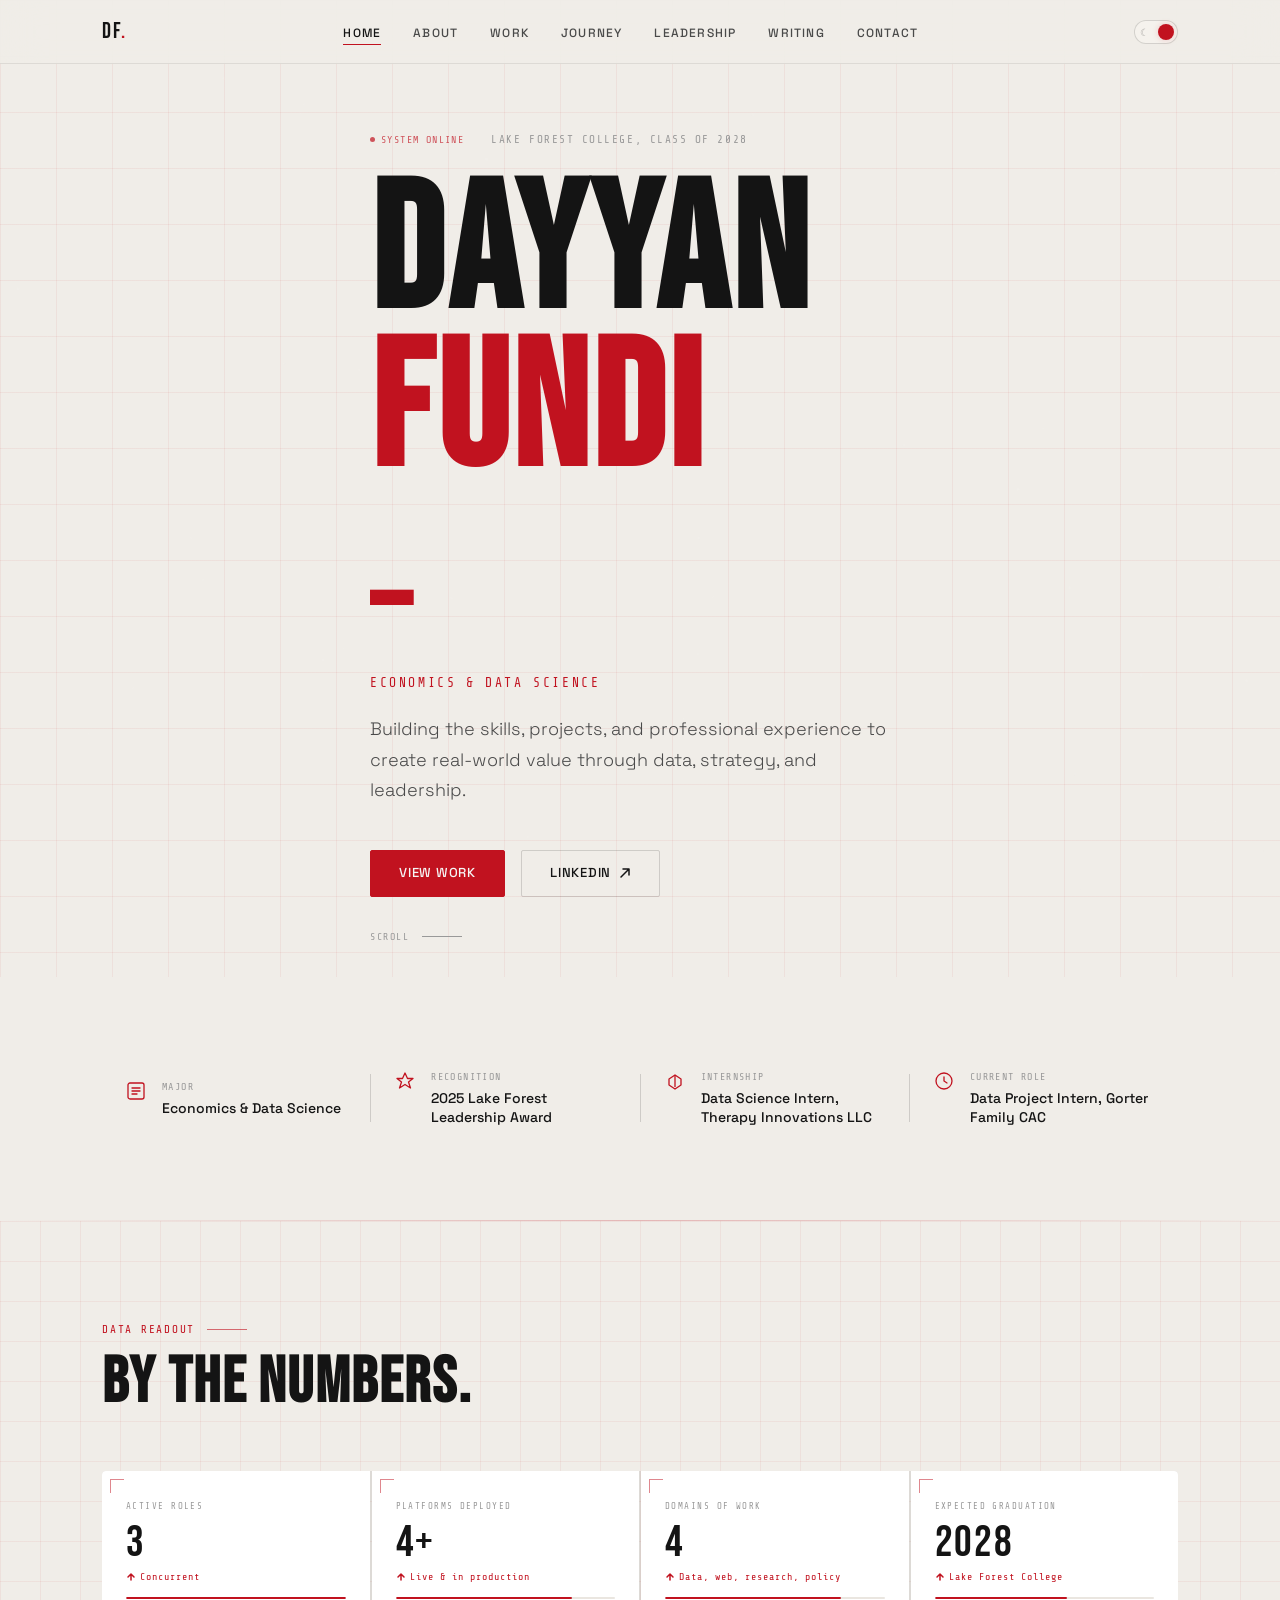
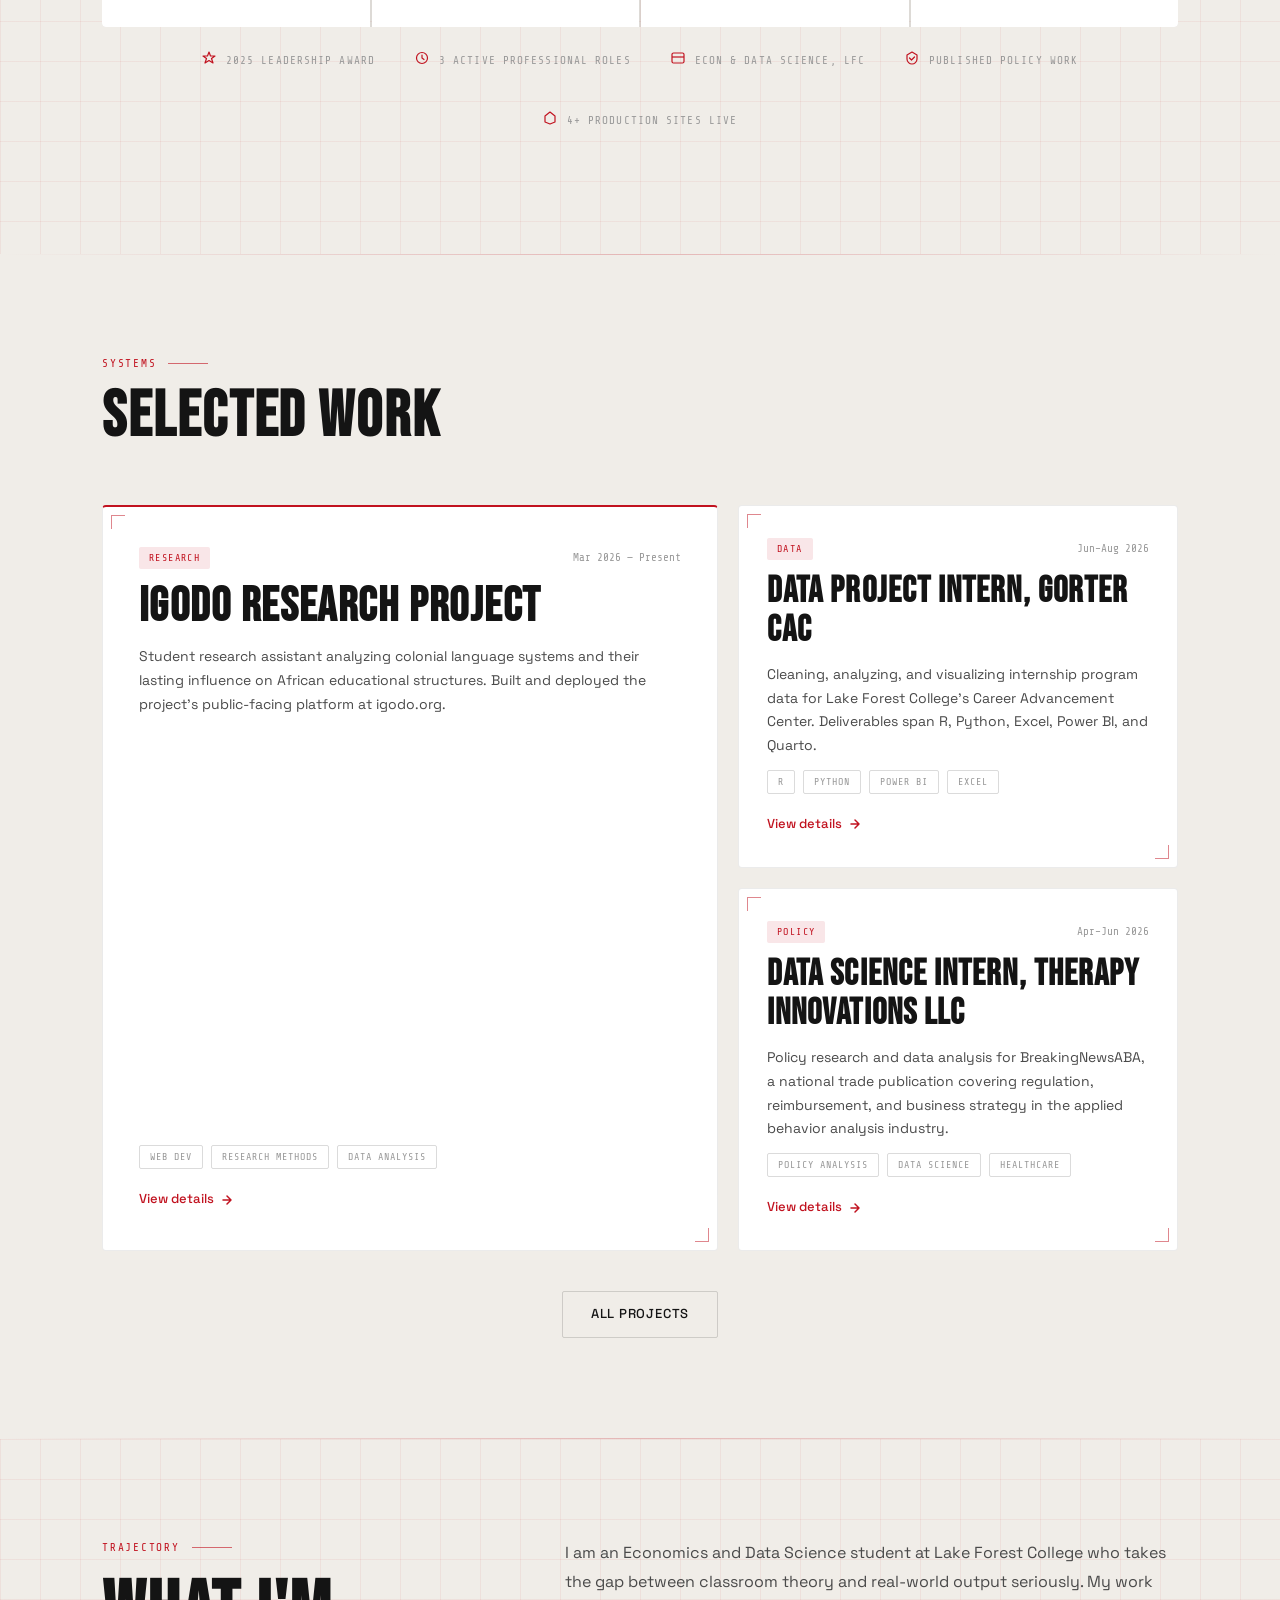
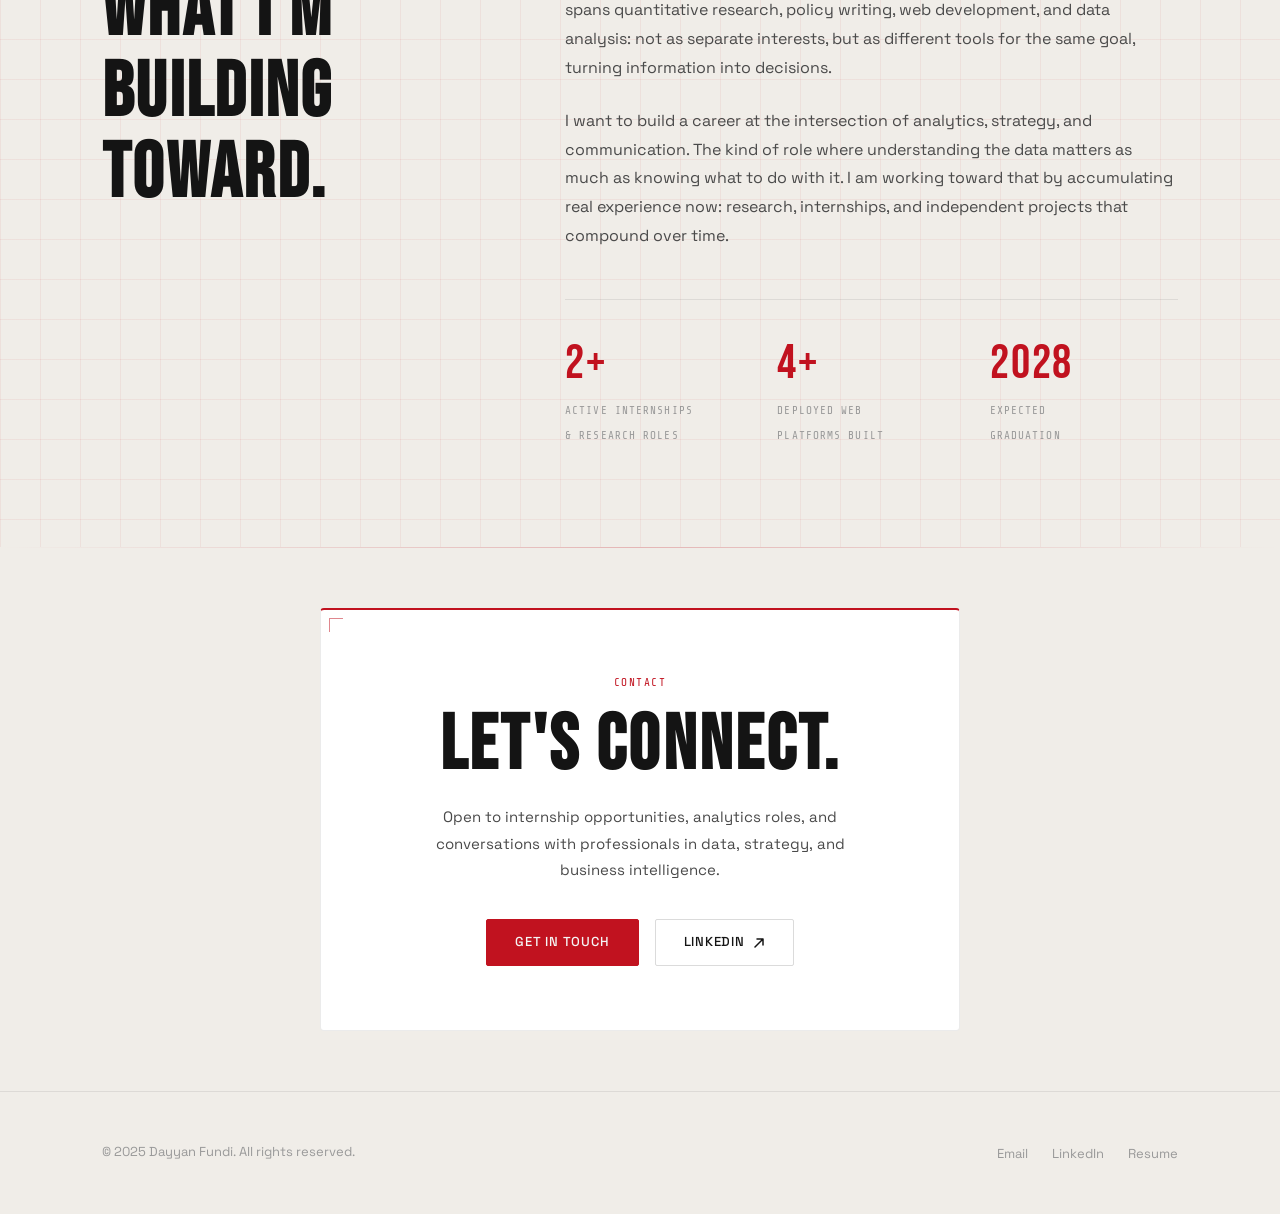
<file: index.html>
<!DOCTYPE html>
<html lang="en">
<head>
  <meta charset="UTF-8">
  <meta name="viewport" content="width=device-width, initial-scale=1.0">
  <title>Dayyan Fundi — Economics &amp; Data Science</title>
  <meta name="description" content="Economics and Data Science student at Lake Forest College. Building the skills, projects, and professional experience to create value through data, strategy, and leadership.">
  <link rel="stylesheet" href="assets/css/global.css">
  <link rel="stylesheet" href="assets/css/home.css">
  <script>
    (function(){
      var t = localStorage.getItem('df-theme');
      if (!t) t = window.matchMedia('(prefers-color-scheme: light)').matches ? 'light' : 'dark';
      document.documentElement.setAttribute('data-theme', t);
    })();
  </script>
</head>
<body>
  <header class="nav" role="banner">
    <div class="container">
      <div class="nav__inner">
        <a href="index.html" class="nav__logo">DF<span>.</span></a>
        <nav aria-label="Primary navigation">
          <ul class="nav__links">
            <li><a href="index.html">Home</a></li>
            <li><a href="about.html">About</a></li>
            <li><a href="work.html">Work</a></li>
            <li><a href="journey.html">Journey</a></li>
            <li><a href="leadership.html">Leadership</a></li>
            <li><a href="writing.html">Writing</a></li>
            <li><a href="contact.html">Contact</a></li>
          </ul>
        </nav>
        <div class="nav__controls">
          <button class="theme-toggle" id="theme-toggle" aria-label="Switch to light mode">
            <span class="theme-toggle__icon theme-toggle__icon--dark" aria-hidden="true">☾</span>
            <span class="theme-toggle__icon theme-toggle__icon--light" aria-hidden="true">☀</span>
          </button>
          <button class="nav__toggle" aria-label="Toggle navigation" aria-expanded="false">
            <span></span><span></span><span></span>
          </button>
        </div>
      </div>
    </div>
  </header>

  <div class="nav__mobile" role="dialog" aria-label="Mobile navigation">
    <ul>
      <li><a href="index.html">Home</a></li>
      <li><a href="about.html">About</a></li>
      <li><a href="work.html">Work</a></li>
      <li><a href="journey.html">Journey</a></li>
      <li><a href="leadership.html">Leadership</a></li>
      <li><a href="writing.html">Writing</a></li>
      <li><a href="contact.html">Contact</a></li>
    </ul>
  </div>

  <main>
    <!-- HERO -->
    <section class="hero hud-scan" aria-label="Introduction">
      <canvas id="starfield" class="hero__canvas" aria-hidden="true"></canvas>
      <div class="hero__hud-grid" aria-hidden="true"></div>
      <div class="container hero__container">
        <div class="hero__content">
          <div class="hero__eyebrow reveal">
            <span class="hud-readout">System online</span>
            &nbsp;&nbsp;Lake Forest College, Class of 2028
          </div>
          <h1 class="hero__headline reveal reveal-delay-1">
            <span class="hero__line">Dayyan</span>
            <span class="hero__line hero__line--accent">Fundi</span>
            <span class="hero__cursor" aria-hidden="true">_</span>
          </h1>
          <p class="hero__role reveal reveal-delay-2">Economics &amp; Data Science</p>
          <p class="hero__subhead reveal reveal-delay-2">
            Building the skills, projects, and professional experience
            to create real-world value through data, strategy, and leadership.
          </p>
          <div class="hero__ctas reveal reveal-delay-3">
            <a href="work.html" class="btn btn-primary">View Work</a>
            <a href="https://www.linkedin.com/in/dayyan-fundi-93078b273/" target="_blank" rel="noopener" class="btn btn-outline">
              LinkedIn
              <svg width="12" height="12" viewBox="0 0 12 12" fill="none" aria-hidden="true"><path d="M2 10L10 2M10 2H4M10 2V8" stroke="currentColor" stroke-width="1.5" stroke-linecap="round" stroke-linejoin="round"/></svg>
            </a>
          </div>
        </div>
        <div class="hero__scroll-hint reveal reveal-delay-3" aria-hidden="true">
          <span>Scroll</span>
          <div class="hero__scroll-line"></div>
        </div>
      </div>
      <div class="hero__scan" aria-hidden="true"></div>
    </section>

    <!-- PROOF STRIP -->
    <section class="proof section-sm" aria-label="Key highlights">
      <div class="container">
        <div class="proof__grid">
          <div class="proof__item reveal">
            <span class="proof__icon" aria-hidden="true">
              <svg width="20" height="20" viewBox="0 0 20 20" fill="none"><rect x="2" y="2" width="16" height="16" rx="2" stroke="currentColor" stroke-width="1.3"/><path d="M6 10h8M6 7h8M6 13h5" stroke="currentColor" stroke-width="1.3" stroke-linecap="round"/></svg>
            </span>
            <div>
              <div class="proof__label">Major</div>
              <div class="proof__value">Economics &amp; Data Science</div>
            </div>
          </div>
          <div class="proof__divider" aria-hidden="true"></div>
          <div class="proof__item reveal reveal-delay-1">
            <span class="proof__icon" aria-hidden="true">
              <svg width="20" height="20" viewBox="0 0 20 20" fill="none"><path d="M10 2L12.5 7.5H18L13.5 11L15.5 17L10 13.5L4.5 17L6.5 11L2 7.5H7.5L10 2Z" stroke="currentColor" stroke-width="1.3" stroke-linejoin="round"/></svg>
            </span>
            <div>
              <div class="proof__label">Recognition</div>
              <div class="proof__value">2025 Lake Forest Leadership Award</div>
            </div>
          </div>
          <div class="proof__divider" aria-hidden="true"></div>
          <div class="proof__item reveal reveal-delay-2">
            <span class="proof__icon" aria-hidden="true">
              <svg width="20" height="20" viewBox="0 0 20 20" fill="none"><path d="M4 14V8l6-4 6 4v6l-6 4-6-4Z" stroke="currentColor" stroke-width="1.3" stroke-linejoin="round"/><path d="M10 4v12" stroke="currentColor" stroke-width="1.3"/></svg>
            </span>
            <div>
              <div class="proof__label">Internship</div>
              <div class="proof__value">Data Science Intern, Therapy Innovations LLC</div>
            </div>
          </div>
          <div class="proof__divider" aria-hidden="true"></div>
          <div class="proof__item reveal reveal-delay-3">
            <span class="proof__icon" aria-hidden="true">
              <svg width="20" height="20" viewBox="0 0 20 20" fill="none"><circle cx="10" cy="10" r="8" stroke="currentColor" stroke-width="1.3"/><path d="M10 6v4l3 2" stroke="currentColor" stroke-width="1.3" stroke-linecap="round"/></svg>
            </span>
            <div>
              <div class="proof__label">Current Role</div>
              <div class="proof__value">Data Project Intern, Gorter Family CAC</div>
            </div>
          </div>
        </div>
      </div>
    </section>

    <div class="divider"></div>

    <!-- METRICS DASHBOARD -->
    <section class="section hud-grid metrics-section" aria-labelledby="metrics-heading">
      <div class="container">
        <div class="section__header reveal">
          <div class="section__eyebrow">Data readout</div>
          <h2 class="section__title" id="metrics-heading">By the numbers.</h2>
        </div>
        <div class="metrics-row reveal" role="list">
          <div class="metric-cell hud-shimmer" role="listitem" data-hud>
            <div class="metric-cell__label">Active roles</div>
            <div class="metric-cell__value">3</div>
            <div class="metric-cell__delta"><svg width="10" height="10" viewBox="0 0 10 10" fill="none" aria-hidden="true"><path d="M5 8V2M2 5l3-3 3 3" stroke="currentColor" stroke-width="1.5" stroke-linecap="round" stroke-linejoin="round"/></svg> Concurrent</div>
            <div class="metric-cell__bar"><div class="metric-cell__bar-fill" style="width:100%"></div></div>
          </div>
          <div class="metric-cell hud-shimmer" role="listitem" data-hud>
            <div class="metric-cell__label">Platforms deployed</div>
            <div class="metric-cell__value">4+</div>
            <div class="metric-cell__delta"><svg width="10" height="10" viewBox="0 0 10 10" fill="none" aria-hidden="true"><path d="M5 8V2M2 5l3-3 3 3" stroke="currentColor" stroke-width="1.5" stroke-linecap="round" stroke-linejoin="round"/></svg> Live &amp; in production</div>
            <div class="metric-cell__bar"><div class="metric-cell__bar-fill" style="width:80%"></div></div>
          </div>
          <div class="metric-cell hud-shimmer" role="listitem" data-hud>
            <div class="metric-cell__label">Domains of work</div>
            <div class="metric-cell__value">4</div>
            <div class="metric-cell__delta"><svg width="10" height="10" viewBox="0 0 10 10" fill="none" aria-hidden="true"><path d="M5 8V2M2 5l3-3 3 3" stroke="currentColor" stroke-width="1.5" stroke-linecap="round" stroke-linejoin="round"/></svg> Data, web, research, policy</div>
            <div class="metric-cell__bar"><div class="metric-cell__bar-fill" style="width:80%"></div></div>
          </div>
          <div class="metric-cell hud-shimmer" role="listitem" data-hud>
            <div class="metric-cell__label">Expected graduation</div>
            <div class="metric-cell__value">2028</div>
            <div class="metric-cell__delta"><svg width="10" height="10" viewBox="0 0 10 10" fill="none" aria-hidden="true"><path d="M5 8V2M2 5l3-3 3 3" stroke="currentColor" stroke-width="1.5" stroke-linecap="round" stroke-linejoin="round"/></svg> Lake Forest College</div>
            <div class="metric-cell__bar"><div class="metric-cell__bar-fill" style="width:60%"></div></div>
          </div>
        </div>
        <div class="trust-strip reveal" role="list">
          <div class="trust-badge" role="listitem">
            <span class="trust-badge__icon" aria-hidden="true"><svg width="14" height="14" viewBox="0 0 14 14" fill="none"><path d="M7 1l1.5 4H13l-3.5 2.5 1.5 4.5L7 9.5 3 12l1.5-4.5L1 5h4.5L7 1z" stroke="currentColor" stroke-width="1.2" stroke-linejoin="round"/></svg></span>
            2025 Leadership Award
          </div>
          <div class="trust-badge" role="listitem">
            <span class="trust-badge__icon" aria-hidden="true"><svg width="14" height="14" viewBox="0 0 14 14" fill="none"><circle cx="7" cy="7" r="5.5" stroke="currentColor" stroke-width="1.2"/><path d="M7 4v3l2 1.5" stroke="currentColor" stroke-width="1.2" stroke-linecap="round"/></svg></span>
            3 Active Professional Roles
          </div>
          <div class="trust-badge" role="listitem">
            <span class="trust-badge__icon" aria-hidden="true"><svg width="14" height="14" viewBox="0 0 14 14" fill="none"><rect x="1" y="2" width="12" height="10" rx="1.5" stroke="currentColor" stroke-width="1.2"/><path d="M1 6h12" stroke="currentColor" stroke-width="1.2"/></svg></span>
            Econ &amp; Data Science, LFC
          </div>
          <div class="trust-badge" role="listitem">
            <span class="trust-badge__icon" aria-hidden="true"><svg width="14" height="14" viewBox="0 0 14 14" fill="none"><path d="M7 1L2 4v4c0 3 2.5 5 5 5s5-2 5-5V4L7 1z" stroke="currentColor" stroke-width="1.2" stroke-linejoin="round"/><path d="M4.5 7l2 2 3-3" stroke="currentColor" stroke-width="1.2" stroke-linecap="round" stroke-linejoin="round"/></svg></span>
            Published Policy Work
          </div>
          <div class="trust-badge" role="listitem">
            <span class="trust-badge__icon" aria-hidden="true"><svg width="14" height="14" viewBox="0 0 14 14" fill="none"><path d="M2 11V5l5-4 5 4v6l-5 2-5-2z" stroke="currentColor" stroke-width="1.2" stroke-linejoin="round"/></svg></span>
            4+ Production Sites Live
          </div>
        </div>
      </div>
    </section>

    <div class="divider"></div>

    <!-- FEATURED WORK -->
    <section class="section featured" aria-labelledby="work-heading">
      <div class="container">
        <div class="section__header reveal">
          <div class="section__eyebrow">Systems</div>
          <h2 class="section__title" id="work-heading">Selected Work</h2>
        </div>
        <div class="featured__grid">
          <article class="card card--featured featured__card featured__card--main reveal" data-hud>
            <div class="featured__card-meta">
              <span class="featured__tag">Research</span>
              <span class="featured__year">Mar 2026 — Present</span>
            </div>
            <h3 class="featured__card-title">IGODO Research Project</h3>
            <p class="featured__card-desc">Student research assistant analyzing colonial language systems and their lasting influence on African educational structures. Built and deployed the project's public-facing platform at igodo.org.</p>
            <div class="featured__card-tools"><span>Web Dev</span><span>Research Methods</span><span>Data Analysis</span></div>
            <a href="work.html" class="featured__card-link">View details <svg width="14" height="14" viewBox="0 0 14 14" fill="none" aria-hidden="true"><path d="M3 7h8M7 3l4 4-4 4" stroke="currentColor" stroke-width="1.5" stroke-linecap="round" stroke-linejoin="round"/></svg></a>
          </article>
          <article class="card featured__card featured__card--sm reveal reveal-delay-1" data-hud>
            <div class="featured__card-meta">
              <span class="featured__tag">Data</span>
              <span class="featured__year">Jun–Aug 2026</span>
            </div>
            <h3 class="featured__card-title">Data Project Intern, Gorter CAC</h3>
            <p class="featured__card-desc">Cleaning, analyzing, and visualizing internship program data for Lake Forest College's Career Advancement Center. Deliverables span R, Python, Excel, Power BI, and Quarto.</p>
            <div class="featured__card-tools"><span>R</span><span>Python</span><span>Power BI</span><span>Excel</span></div>
            <a href="work.html" class="featured__card-link">View details <svg width="14" height="14" viewBox="0 0 14 14" fill="none" aria-hidden="true"><path d="M3 7h8M7 3l4 4-4 4" stroke="currentColor" stroke-width="1.5" stroke-linecap="round" stroke-linejoin="round"/></svg></a>
          </article>
          <article class="card featured__card featured__card--sm reveal reveal-delay-2" data-hud>
            <div class="featured__card-meta">
              <span class="featured__tag">Policy</span>
              <span class="featured__year">Apr–Jun 2026</span>
            </div>
            <h3 class="featured__card-title">Data Science Intern, Therapy Innovations LLC</h3>
            <p class="featured__card-desc">Policy research and data analysis for BreakingNewsABA, a national trade publication covering regulation, reimbursement, and business strategy in the applied behavior analysis industry.</p>
            <div class="featured__card-tools"><span>Policy Analysis</span><span>Data Science</span><span>Healthcare</span></div>
            <a href="work.html" class="featured__card-link">View details <svg width="14" height="14" viewBox="0 0 14 14" fill="none" aria-hidden="true"><path d="M3 7h8M7 3l4 4-4 4" stroke="currentColor" stroke-width="1.5" stroke-linecap="round" stroke-linejoin="round"/></svg></a>
          </article>
        </div>
        <div class="featured__footer reveal"><a href="work.html" class="btn btn-outline">All Projects</a></div>
      </div>
    </section>

    <div class="divider"></div>

    <!-- NARRATIVE -->
    <section class="section narrative hud-grid" aria-labelledby="narrative-heading">
      <div class="container">
        <div class="narrative__grid">
          <div class="narrative__left reveal">
            <div class="section__eyebrow">Trajectory</div>
            <h2 class="section__title" id="narrative-heading">What I'm<br>building<br>toward.</h2>
          </div>
          <div class="narrative__right">
            <p class="narrative__body reveal">I am an Economics and Data Science student at Lake Forest College who takes the gap between classroom theory and real-world output seriously. My work spans quantitative research, policy writing, web development, and data analysis: not as separate interests, but as different tools for the same goal, turning information into decisions.</p>
            <p class="narrative__body reveal reveal-delay-1">I want to build a career at the intersection of analytics, strategy, and communication. The kind of role where understanding the data matters as much as knowing what to do with it. I am working toward that by accumulating real experience now: research, internships, and independent projects that compound over time.</p>
            <div class="narrative__stats reveal reveal-delay-2">
              <div class="narrative__stat"><span class="narrative__stat-n">2+</span><span class="narrative__stat-l">Active internships<br>&amp; research roles</span></div>
              <div class="narrative__stat"><span class="narrative__stat-n">4+</span><span class="narrative__stat-l">Deployed web<br>platforms built</span></div>
              <div class="narrative__stat"><span class="narrative__stat-n">2028</span><span class="narrative__stat-l">Expected<br>graduation</span></div>
            </div>
          </div>
        </div>
      </div>
    </section>

    <div class="divider"></div>

    <!-- CTA -->
    <section class="section-sm cta" aria-label="Contact call to action">
      <div class="container">
        <div class="cta__inner reveal hud-shimmer" data-hud>
          <div class="cta__eyebrow t-label">Contact</div>
          <h2 class="cta__heading">Let's connect.</h2>
          <p class="cta__sub">Open to internship opportunities, analytics roles, and conversations with professionals in data, strategy, and business intelligence.</p>
          <div class="cta__buttons">
            <a href="contact.html" class="btn btn-primary">Get in Touch</a>
            <a href="https://www.linkedin.com/in/dayyan-fundi-93078b273/" target="_blank" rel="noopener" class="btn btn-outline">LinkedIn <svg width="12" height="12" viewBox="0 0 12 12" fill="none" aria-hidden="true"><path d="M2 10L10 2M10 2H4M10 2V8" stroke="currentColor" stroke-width="1.5" stroke-linecap="round" stroke-linejoin="round"/></svg></a>
          </div>
        </div>
      </div>
    </section>
  </main>

  <footer class="footer" role="contentinfo">
    <div class="container">
      <div class="footer__inner">
        <p class="footer__copy">&copy; 2025 Dayyan Fundi. All rights reserved.</p>
        <ul class="footer__links">
          <li><a href="mailto:dfundi@lakeforest.edu">Email</a></li>
          <li><a href="https://www.linkedin.com/in/dayyan-fundi-93078b273/" target="_blank" rel="noopener">LinkedIn</a></li>
          <li><a href="contact.html">Resume</a></li>
        </ul>
      </div>
    </div>
  </footer>

  <script src="assets/js/global.js"></script>
</body>
</html>
</file>
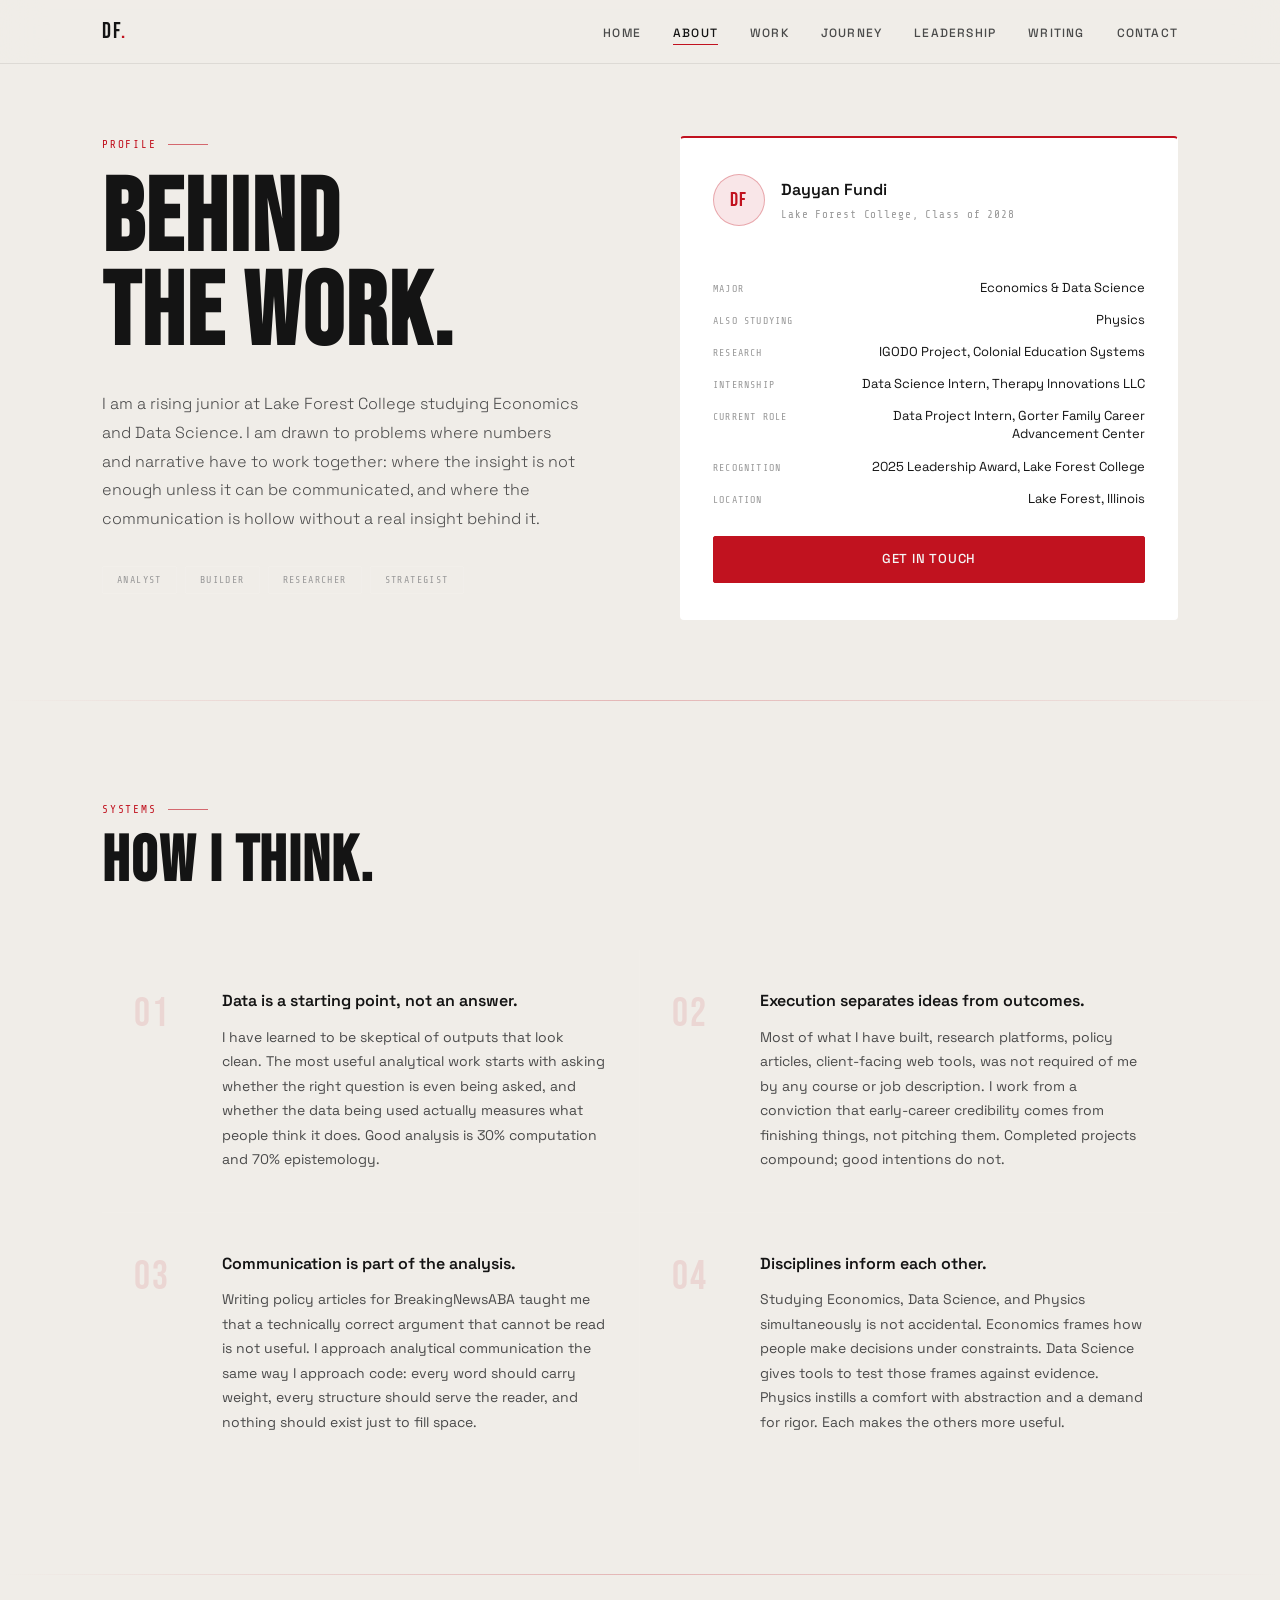
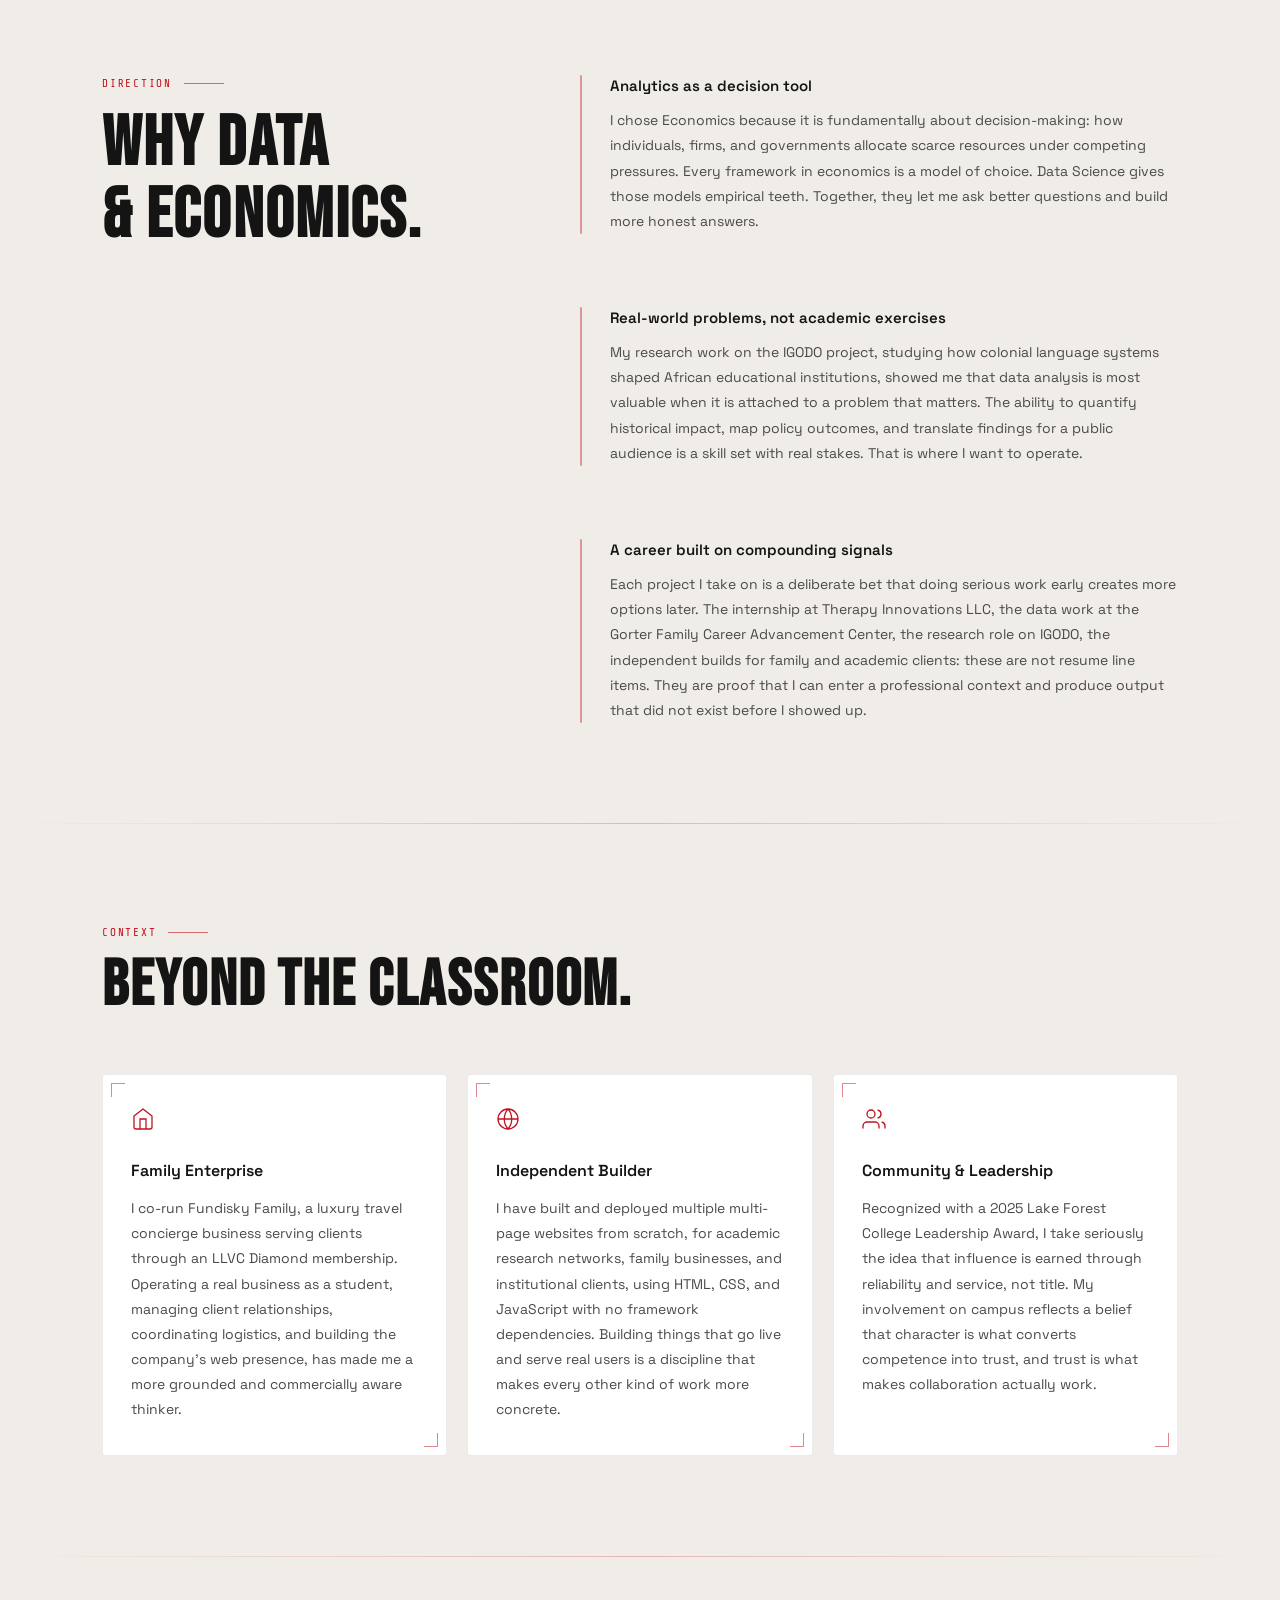
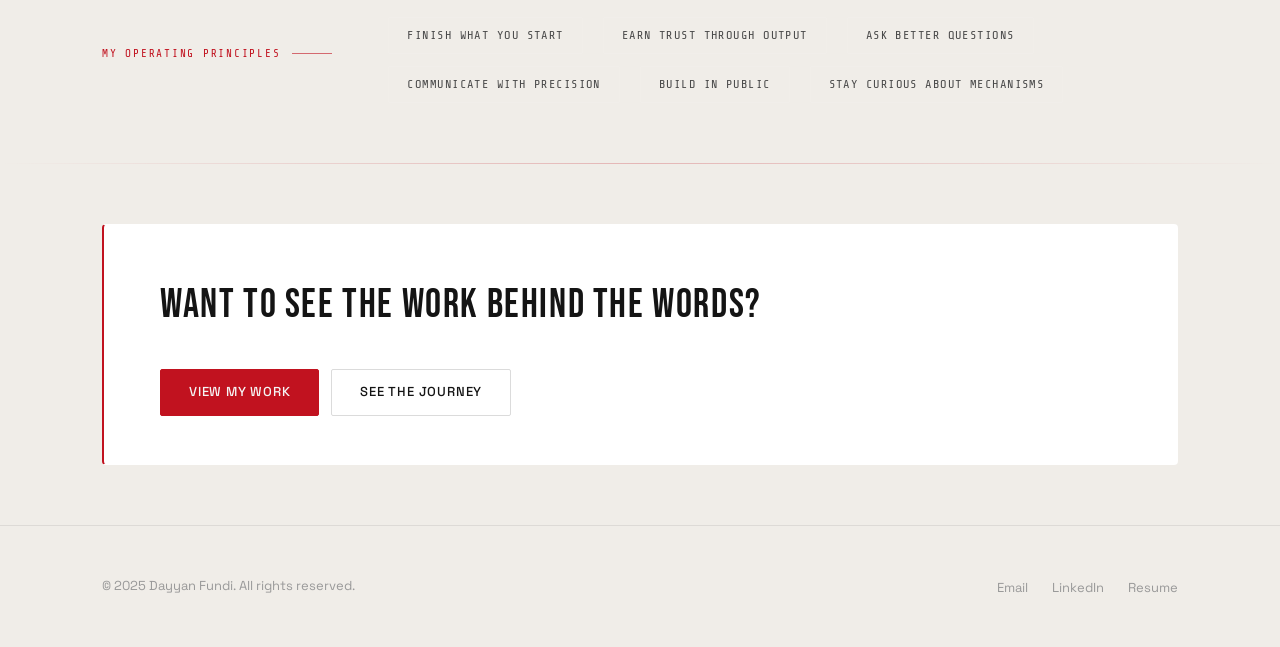
<file: about.html>
<!DOCTYPE html>
<html lang="en">
<head>
  <meta charset="UTF-8">
  <meta name="viewport" content="width=device-width, initial-scale=1.0">
  <title>About — Dayyan Fundi</title>
  <meta name="description" content="Economics and Data Science student at Lake Forest College. Learn about my background, how I think, and what drives my work in analytics, strategy, and leadership.">
  <link rel="stylesheet" href="assets/css/global.css">
  <link rel="stylesheet" href="assets/css/about.css">
</head>
<body>

  <!-- ─── NAVIGATION ──────────────────────────────────────────────────────── -->
  <header class="nav" role="banner">
    <div class="container">
      <div class="nav__inner">
        <a href="index.html" class="nav__logo">DF<span>.</span></a>
        <nav aria-label="Primary navigation">
          <ul class="nav__links">
            <li><a href="index.html">Home</a></li>
            <li><a href="about.html">About</a></li>
            <li><a href="work.html">Work</a></li>
            <li><a href="journey.html">Journey</a></li>
            <li><a href="leadership.html">Leadership</a></li>
            <li><a href="writing.html">Writing</a></li>
            <li><a href="contact.html">Contact</a></li>
          </ul>
        </nav>
        <button class="nav__toggle" aria-label="Toggle navigation" aria-expanded="false">
          <span></span><span></span><span></span>
        </button>
      </div>
    </div>
  </header>

  <div class="nav__mobile" role="dialog" aria-label="Mobile navigation">
    <ul>
      <li><a href="index.html">Home</a></li>
      <li><a href="about.html">About</a></li>
      <li><a href="work.html">Work</a></li>
      <li><a href="journey.html">Journey</a></li>
      <li><a href="leadership.html">Leadership</a></li>
      <li><a href="writing.html">Writing</a></li>
      <li><a href="contact.html">Contact</a></li>
    </ul>
  </div>

  <main>

    <!-- ─── PAGE HERO ─────────────────────────────────────────────────────── -->
    <section class="about-hero" aria-label="About introduction">
      <div class="container">
        <div class="about-hero__inner">

          <div class="about-hero__left">
            <div class="about-hero__eyebrow reveal">
              <span class="section__eyebrow">Profile</span>
            </div>
            <h1 class="about-hero__title reveal reveal-delay-1">
              Behind<br>the work.
            </h1>
            <p class="about-hero__intro reveal reveal-delay-2">
              I am a rising junior at Lake Forest College studying Economics and Data
              Science. I am drawn to problems where numbers and narrative have to work
              together: where the insight is not enough unless it can be communicated,
              and where the communication is hollow without a real insight behind it.
            </p>
            <div class="about-hero__tags reveal reveal-delay-3">
              <span>Analyst</span>
              <span>Builder</span>
              <span>Researcher</span>
              <span>Strategist</span>
            </div>
          </div>

          <div class="about-hero__right reveal reveal-delay-2">
            <div class="about-hero__card">
              <div class="about-hero__card-header">
                <div class="about-hero__initials">DF</div>
                <div>
                  <div class="about-hero__name">Dayyan Fundi</div>
                  <div class="about-hero__school">Lake Forest College, Class of 2028</div>
                </div>
              </div>
              <div class="about-hero__card-divider"></div>
              <ul class="about-hero__facts">
                <li>
                  <span class="about-hero__fact-label">Major</span>
                  <span class="about-hero__fact-val">Economics &amp; Data Science</span>
                </li>
                <li>
                  <span class="about-hero__fact-label">Also studying</span>
                  <span class="about-hero__fact-val">Physics</span>
                </li>
                <li>
                  <span class="about-hero__fact-label">Research</span>
                  <span class="about-hero__fact-val">IGODO Project, Colonial Education Systems</span>
                </li>
                <li>
                  <span class="about-hero__fact-label">Internship</span>
                  <span class="about-hero__fact-val">Data Science Intern, Therapy Innovations LLC</span>
                </li>
                <li>
                  <span class="about-hero__fact-label">Current Role</span>
                  <span class="about-hero__fact-val">Data Project Intern, Gorter Family Career Advancement Center</span>
                </li>
                <li>
                  <span class="about-hero__fact-label">Recognition</span>
                  <span class="about-hero__fact-val">2025 Leadership Award, Lake Forest College</span>
                </li>
                <li>
                  <span class="about-hero__fact-label">Location</span>
                  <span class="about-hero__fact-val">Lake Forest, Illinois</span>
                </li>
              </ul>
              <a href="contact.html" class="about-hero__cta btn btn-primary">Get in Touch</a>
            </div>
          </div>

        </div>
      </div>
    </section>

    <div class="divider"></div>

    <!-- ─── HOW I THINK ───────────────────────────────────────────────────── -->
    <section class="section think" aria-labelledby="think-heading">
      <div class="container">
        <div class="section__header reveal">
          <div class="section__eyebrow">Systems</div>
          <h2 class="section__title" id="think-heading">How I think.</h2>
        </div>

        <div class="think__grid">

          <div class="think__item reveal">
            <div class="think__number" aria-hidden="true">01</div>
            <div class="think__body">
              <h3 class="think__title">Data is a starting point, not an answer.</h3>
              <p class="think__desc">
                I have learned to be skeptical of outputs that look clean. The most
                useful analytical work starts with asking whether the right question
                is even being asked, and whether the data being used actually
                measures what people think it does. Good analysis is 30% computation
                and 70% epistemology.
              </p>
            </div>
          </div>

          <div class="think__item reveal reveal-delay-1">
            <div class="think__number" aria-hidden="true">02</div>
            <div class="think__body">
              <h3 class="think__title">Execution separates ideas from outcomes.</h3>
              <p class="think__desc">
                Most of what I have built, research platforms, policy articles,
                client-facing web tools, was not required of me by any course or
                job description. I work from a conviction that early-career
                credibility comes from finishing things, not pitching them.
                Completed projects compound; good intentions do not.
              </p>
            </div>
          </div>

          <div class="think__item reveal reveal-delay-2">
            <div class="think__number" aria-hidden="true">03</div>
            <div class="think__body">
              <h3 class="think__title">Communication is part of the analysis.</h3>
              <p class="think__desc">
                Writing policy articles for BreakingNewsABA taught me that a
                technically correct argument that cannot be read is not useful.
                I approach analytical communication the same way I approach code:
                every word should carry weight, every structure should serve the
                reader, and nothing should exist just to fill space.
              </p>
            </div>
          </div>

          <div class="think__item reveal reveal-delay-3">
            <div class="think__number" aria-hidden="true">04</div>
            <div class="think__body">
              <h3 class="think__title">Disciplines inform each other.</h3>
              <p class="think__desc">
                Studying Economics, Data Science, and Physics simultaneously is
                not accidental. Economics frames how people make decisions under
                constraints. Data Science gives tools to test those frames against
                evidence. Physics instills a comfort with abstraction and a
                demand for rigor. Each makes the others more useful.
              </p>
            </div>
          </div>

        </div>
      </div>
    </section>

    <div class="divider"></div>

    <!-- ─── WHY DATA & ECONOMICS ──────────────────────────────────────────── -->
    <section class="section why" aria-labelledby="why-heading">
      <div class="container">
        <div class="why__grid">

          <div class="why__left reveal">
            <div class="section__eyebrow">Direction</div>
            <h2 class="section__title" id="why-heading">Why data<br>&amp; economics.</h2>
          </div>

          <div class="why__right">
            <div class="why__block reveal">
              <div class="why__block-accent" aria-hidden="true"></div>
              <div>
                <h3 class="why__block-title">Analytics as a decision tool</h3>
                <p class="why__block-text">
                  I chose Economics because it is fundamentally about decision-making:
                  how individuals, firms, and governments allocate scarce resources
                  under competing pressures. Every framework in economics is a model
                  of choice. Data Science gives those models empirical teeth. Together,
                  they let me ask better questions and build more honest answers.
                </p>
              </div>
            </div>

            <div class="why__block reveal reveal-delay-1">
              <div class="why__block-accent" aria-hidden="true"></div>
              <div>
                <h3 class="why__block-title">Real-world problems, not academic exercises</h3>
                <p class="why__block-text">
                  My research work on the IGODO project, studying how colonial
                  language systems shaped African educational institutions, showed
                  me that data analysis is most valuable when it is attached to a
                  problem that matters. The ability to quantify historical impact,
                  map policy outcomes, and translate findings for a public audience
                  is a skill set with real stakes. That is where I want to operate.
                </p>
              </div>
            </div>

            <div class="why__block reveal reveal-delay-2">
              <div class="why__block-accent" aria-hidden="true"></div>
              <div>
                <h3 class="why__block-title">A career built on compounding signals</h3>
                <p class="why__block-text">
                  Each project I take on is a deliberate bet that doing serious work
                  early creates more options later. The internship at Therapy Innovations LLC,
                  the data work at the Gorter Family Career Advancement Center, the research
                  role on IGODO, the independent builds for family and academic clients:
                  these are not resume line items. They are proof that I can enter a
                  professional context and produce output that did not exist before I showed up.
                </p>
              </div>
            </div>
          </div>

        </div>
      </div>
    </section>

    <div class="divider"></div>

    <!-- ─── BEYOND THE CLASSROOM ──────────────────────────────────────────── -->
    <section class="section beyond" aria-labelledby="beyond-heading">
      <div class="container">
        <div class="section__header reveal">
          <div class="section__eyebrow">Context</div>
          <h2 class="section__title" id="beyond-heading">Beyond the classroom.</h2>
        </div>

        <div class="beyond__grid">

          <div class="beyond__card card reveal">
            <div class="beyond__card-icon" aria-hidden="true">
              <svg width="24" height="24" viewBox="0 0 24 24" fill="none">
                <path d="M3 9l9-7 9 7v11a2 2 0 01-2 2H5a2 2 0 01-2-2V9z" stroke="currentColor" stroke-width="1.3" stroke-linejoin="round"/>
                <path d="M9 22V12h6v10" stroke="currentColor" stroke-width="1.3"/>
              </svg>
            </div>
            <h3 class="beyond__card-title">Family Enterprise</h3>
            <p class="beyond__card-text">
              I co-run Fundisky Family, a luxury travel concierge business
              serving clients through an LLVC Diamond membership. Operating
              a real business as a student, managing client relationships,
              coordinating logistics, and building the company's web presence,
              has made me a more grounded and commercially aware thinker.
            </p>
          </div>

          <div class="beyond__card card reveal reveal-delay-1">
            <div class="beyond__card-icon" aria-hidden="true">
              <svg width="24" height="24" viewBox="0 0 24 24" fill="none">
                <circle cx="12" cy="12" r="10" stroke="currentColor" stroke-width="1.3"/>
                <path d="M2 12h20M12 2a15.3 15.3 0 010 20M12 2a15.3 15.3 0 000 20" stroke="currentColor" stroke-width="1.3"/>
              </svg>
            </div>
            <h3 class="beyond__card-title">Independent Builder</h3>
            <p class="beyond__card-text">
              I have built and deployed multiple multi-page websites from scratch,
              for academic research networks, family businesses, and institutional
              clients, using HTML, CSS, and JavaScript with no framework dependencies.
              Building things that go live and serve real users is a discipline that
              makes every other kind of work more concrete.
            </p>
          </div>

          <div class="beyond__card card reveal reveal-delay-2">
            <div class="beyond__card-icon" aria-hidden="true">
              <svg width="24" height="24" viewBox="0 0 24 24" fill="none">
                <path d="M17 21v-2a4 4 0 00-4-4H5a4 4 0 00-4 4v2" stroke="currentColor" stroke-width="1.3" stroke-linecap="round"/>
                <circle cx="9" cy="7" r="4" stroke="currentColor" stroke-width="1.3"/>
                <path d="M23 21v-2a4 4 0 00-3-3.87M16 3.13a4 4 0 010 7.75" stroke="currentColor" stroke-width="1.3" stroke-linecap="round"/>
              </svg>
            </div>
            <h3 class="beyond__card-title">Community &amp; Leadership</h3>
            <p class="beyond__card-text">
              Recognized with a 2025 Lake Forest College Leadership Award, I
              take seriously the idea that influence is earned through reliability
              and service, not title. My involvement on campus reflects a belief
              that character is what converts competence into trust, and trust
              is what makes collaboration actually work.
            </p>
          </div>

        </div>
      </div>
    </section>

    <div class="divider"></div>

    <!-- ─── VALUES STRIP ──────────────────────────────────────────────────── -->
    <section class="section-sm values" aria-labelledby="values-heading">
      <div class="container">
        <div class="values__inner">
          <div class="values__label reveal">
            <span class="section__eyebrow">My operating principles</span>
          </div>
          <ul class="values__list" aria-label="Core values" role="list">
            <li class="reveal">Finish what you start</li>
            <li class="reveal reveal-delay-1">Earn trust through output</li>
            <li class="reveal reveal-delay-2">Ask better questions</li>
            <li class="reveal reveal-delay-3">Communicate with precision</li>
            <li class="reveal">Build in public</li>
            <li class="reveal reveal-delay-1">Stay curious about mechanisms</li>
          </ul>
        </div>
      </div>
    </section>

    <div class="divider"></div>

    <!-- ─── CTA ───────────────────────────────────────────────────────────── -->
    <section class="section-sm" aria-label="Next steps">
      <div class="container">
        <div class="about-cta reveal">
          <p class="about-cta__text">
            Want to see the work behind the words?
          </p>
          <div class="about-cta__buttons">
            <a href="work.html" class="btn btn-primary">View My Work</a>
            <a href="journey.html" class="btn btn-outline">See the Journey</a>
          </div>
        </div>
      </div>
    </section>

  </main>

  <!-- ─── FOOTER ─────────────────────────────────────────────────────────── -->
  <footer class="footer" role="contentinfo">
    <div class="container">
      <div class="footer__inner">
        <p class="footer__copy">&copy; 2025 Dayyan Fundi. All rights reserved.</p>
        <ul class="footer__links">
          <li><a href="mailto:dfundi@lakeforest.edu">Email</a></li>
          <li><a href="https://www.linkedin.com/in/dayyan-fundi-93078b273/" target="_blank" rel="noopener">LinkedIn</a></li>
          <li><a href="contact.html">Resume</a></li>
        </ul>
      </div>
    </div>
  </footer>

  <script src="assets/js/global.js"></script>
</body>
</html>
</file>
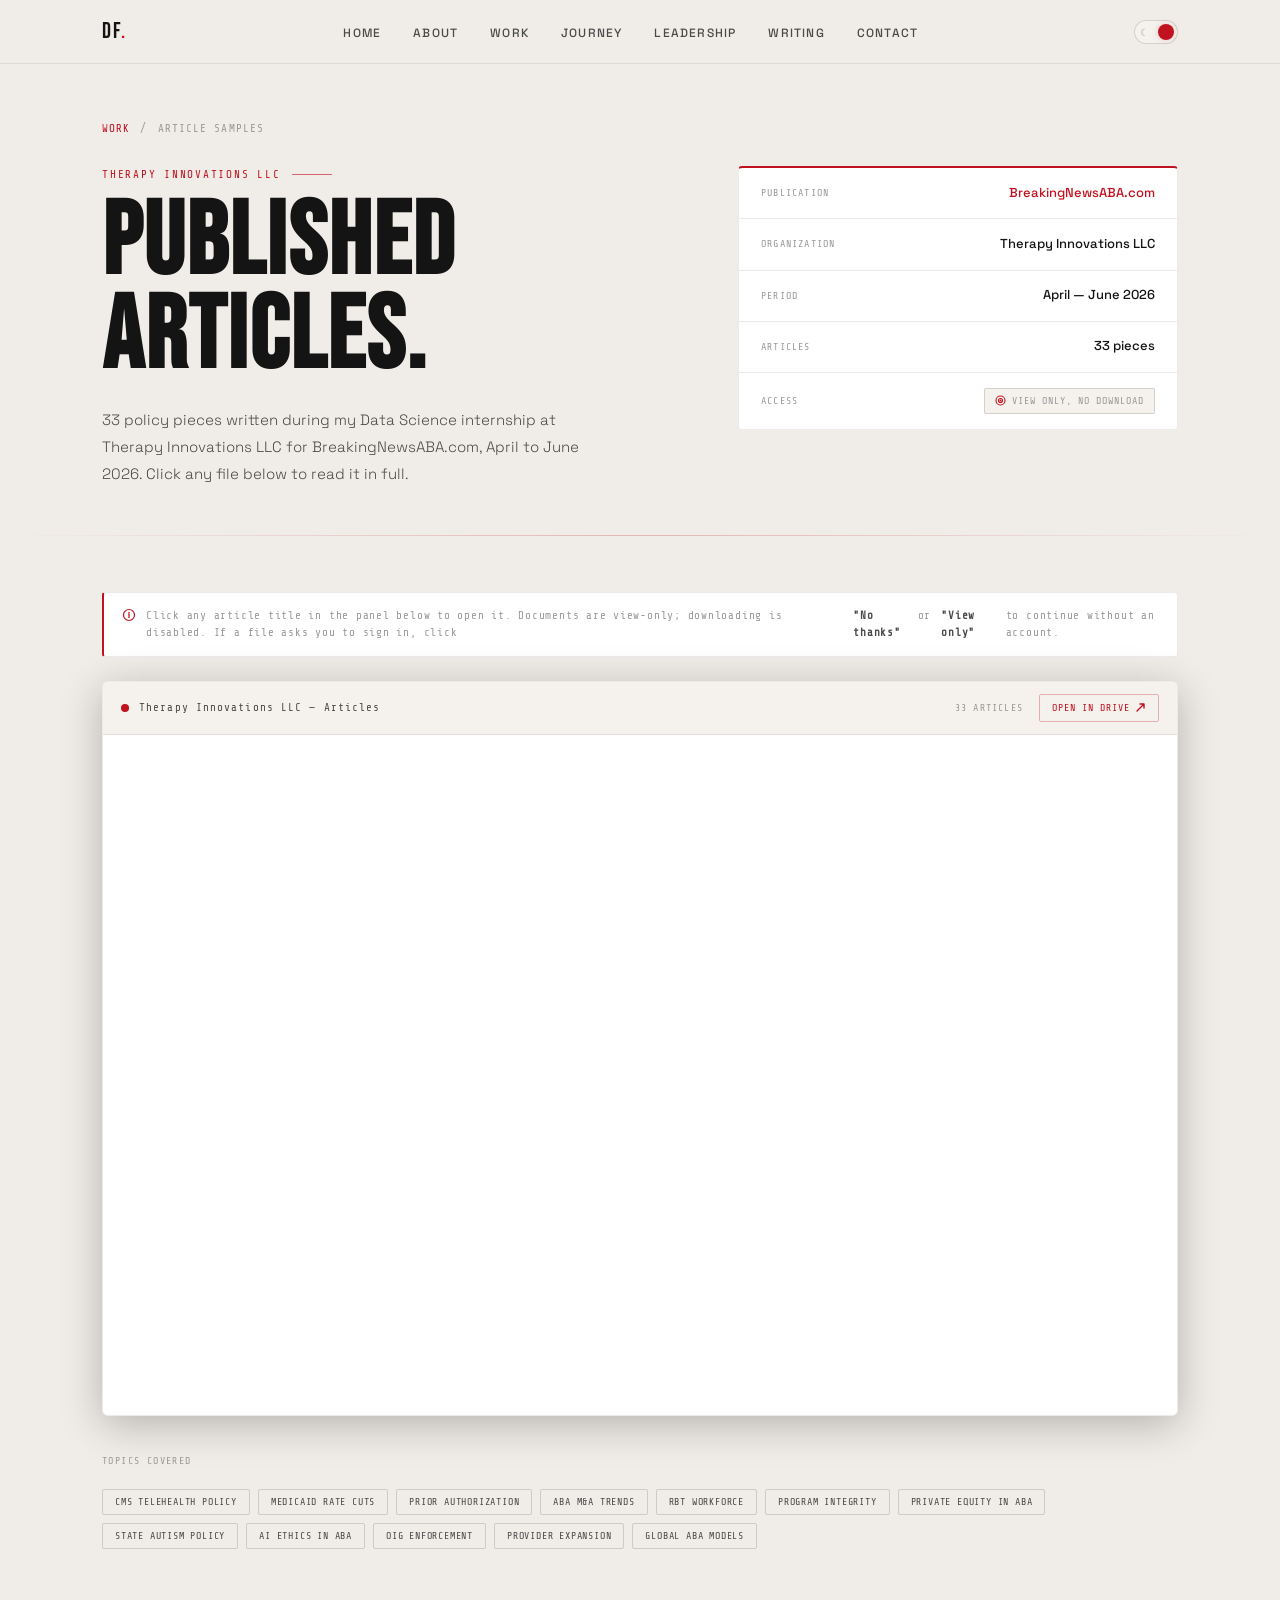
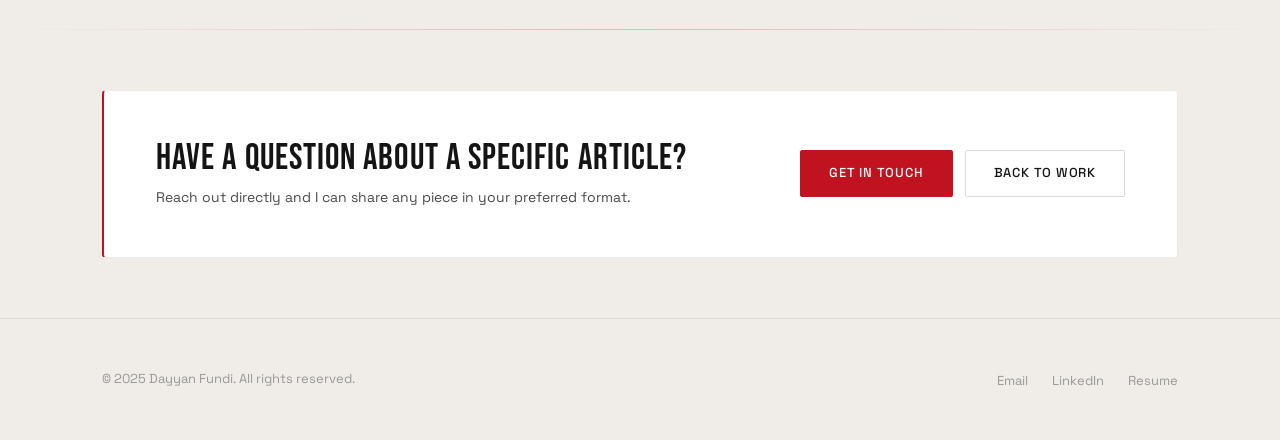
<file: articles.html>
<!DOCTYPE html>
<html lang="en">
<head>
  <meta charset="UTF-8">
  <meta name="viewport" content="width=device-width, initial-scale=1.0">
  <title>Article Samples — Therapy Innovations LLC — Dayyan Fundi</title>
  <meta name="description" content="Policy articles written by Dayyan Fundi at Therapy Innovations LLC for BreakingNewsABA.com. View only.">
  <link rel="stylesheet" href="assets/css/global.css">
  <link rel="stylesheet" href="assets/css/articles.css">
  <script>
    (function(){
      var t = localStorage.getItem('df-theme');
      if (!t) t = window.matchMedia('(prefers-color-scheme: light)').matches ? 'light' : 'dark';
      document.documentElement.setAttribute('data-theme', t);
    })();
  </script>
</head>
<body>

  <!-- ─── NAVIGATION ──────────────────────────────────────────────────────── -->
  <header class="nav" role="banner">
    <div class="container">
      <div class="nav__inner">
        <a href="index.html" class="nav__logo">DF<span>.</span></a>
        <nav aria-label="Primary navigation">
          <ul class="nav__links">
            <li><a href="index.html">Home</a></li>
            <li><a href="about.html">About</a></li>
            <li><a href="work.html">Work</a></li>
            <li><a href="journey.html">Journey</a></li>
            <li><a href="leadership.html">Leadership</a></li>
            <li><a href="writing.html">Writing</a></li>
            <li><a href="contact.html">Contact</a></li>
          </ul>
        </nav>
        <div class="nav__controls">
          <button class="theme-toggle" id="theme-toggle" aria-label="Switch to light mode">
            <span class="theme-toggle__icon theme-toggle__icon--dark" aria-hidden="true">☾</span>
            <span class="theme-toggle__icon theme-toggle__icon--light" aria-hidden="true">☀</span>
          </button>
          <button class="nav__toggle" aria-label="Toggle navigation" aria-expanded="false">
            <span></span><span></span><span></span>
          </button>
        </div>
      </div>
    </div>
  </header>

  <div class="nav__mobile" role="dialog" aria-label="Mobile navigation">
    <ul>
      <li><a href="index.html">Home</a></li>
      <li><a href="about.html">About</a></li>
      <li><a href="work.html">Work</a></li>
      <li><a href="journey.html">Journey</a></li>
      <li><a href="leadership.html">Leadership</a></li>
      <li><a href="writing.html">Writing</a></li>
      <li><a href="contact.html">Contact</a></li>
    </ul>
  </div>

  <main>

    <!-- ─── PAGE HEADER ───────────────────────────────────────────────────── -->
    <section class="art-header" aria-label="Article viewer introduction">
      <div class="container">

        <div class="art-header__breadcrumb reveal">
          <a href="work.html">Work</a>
          <span aria-hidden="true">/</span>
          <span>Article Samples</span>
        </div>

        <div class="art-header__inner">
          <div class="art-header__left">
            <div class="section__eyebrow reveal">Therapy Innovations LLC</div>
            <h1 class="art-header__title reveal reveal-delay-1">Published<br>articles.</h1>
            <p class="art-header__sub reveal reveal-delay-2">
              33 policy pieces written during my Data Science internship at
              Therapy Innovations LLC for BreakingNewsABA.com, April to June 2026.
              Click any file below to read it in full.
            </p>
          </div>

          <div class="art-header__meta reveal reveal-delay-2">
            <div class="art-meta-card">
              <div class="art-meta-row">
                <span class="art-meta-label">Publication</span>
                <a href="https://breakingnewsaba.com" target="_blank" rel="noopener" class="art-meta-link">BreakingNewsABA.com</a>
              </div>
              <div class="art-meta-divider"></div>
              <div class="art-meta-row">
                <span class="art-meta-label">Organization</span>
                <span class="art-meta-val">Therapy Innovations LLC</span>
              </div>
              <div class="art-meta-divider"></div>
              <div class="art-meta-row">
                <span class="art-meta-label">Period</span>
                <span class="art-meta-val">April — June 2026</span>
              </div>
              <div class="art-meta-divider"></div>
              <div class="art-meta-row">
                <span class="art-meta-label">Articles</span>
                <span class="art-meta-val">33 pieces</span>
              </div>
              <div class="art-meta-divider"></div>
              <div class="art-meta-row">
                <span class="art-meta-label">Access</span>
                <span class="art-meta-badge">
                  <svg width="11" height="11" viewBox="0 0 11 11" fill="none" aria-hidden="true">
                    <circle cx="5.5" cy="5.5" r="4.5" stroke="currentColor" stroke-width="1.1"/>
                    <path d="M3.5 5.5a2 2 0 114 0 2 2 0 01-4 0z" stroke="currentColor" stroke-width="1.1"/>
                    <circle cx="5.5" cy="5.5" r="1" fill="currentColor"/>
                  </svg>
                  View only, no download
                </span>
              </div>
            </div>
          </div>
        </div>

      </div>
    </section>

    <div class="divider"></div>

    <!-- ─── VIEWER ────────────────────────────────────────────────────────── -->
    <section class="art-viewer-section" aria-label="Article viewer">
      <div class="container">

        <!-- Notice bar -->
        <div class="art-notice reveal" role="note">
          <svg width="14" height="14" viewBox="0 0 14 14" fill="none" aria-hidden="true">
            <circle cx="7" cy="7" r="5.5" stroke="currentColor" stroke-width="1.2"/>
            <path d="M7 6v3.5M7 4.5v.5" stroke="currentColor" stroke-width="1.3" stroke-linecap="round"/>
          </svg>
          Click any article title in the panel below to open it. Documents are view-only; downloading is disabled.
          If a file asks you to sign in, click <strong>"No thanks"</strong> or <strong>"View only"</strong> to continue without an account.
        </div>

        <!-- Iframe wrapper -->
        <div class="art-viewer reveal reveal-delay-1">
          <div class="art-viewer__toolbar">
            <div class="art-viewer__toolbar-left">
              <span class="art-viewer__dot" aria-hidden="true"></span>
              <span class="art-viewer__label">Therapy Innovations LLC — Articles</span>
            </div>
            <div class="art-viewer__toolbar-right">
              <span class="art-viewer__count">33 articles</span>
              <a href="https://drive.google.com/drive/folders/1KynvKTnjkIfCDRmJtErS6bTJfNuCkBuj"
                 target="_blank" rel="noopener"
                 class="art-viewer__open-btn"
                 aria-label="Open folder in Google Drive (new tab)">
                Open in Drive
                <svg width="11" height="11" viewBox="0 0 11 11" fill="none" aria-hidden="true">
                  <path d="M2 9L9 2M9 2H5M9 2v4" stroke="currentColor" stroke-width="1.4" stroke-linecap="round" stroke-linejoin="round"/>
                </svg>
              </a>
            </div>
          </div>

          <div class="art-viewer__frame-wrap">
            <iframe
              class="art-viewer__frame"
              src="https://drive.google.com/embeddedfolderview?id=1KynvKTnjkIfCDRmJtErS6bTJfNuCkBuj#list"
              title="Therapy Innovations LLC — Published Articles"
              frameborder="0"
              allowfullscreen
              loading="lazy"
              aria-label="Google Drive document viewer showing 33 published articles">
            </iframe>
            <!-- Loading overlay shown until iframe signals it loaded -->
            <div class="art-viewer__loading" id="viewer-loading" aria-hidden="true">
              <div class="art-viewer__loading-spinner" aria-hidden="true"></div>
              <span>Loading articles...</span>
            </div>
          </div>
        </div>

        <!-- Topics covered -->
        <div class="art-topics reveal">
          <div class="art-topics__label">Topics covered</div>
          <div class="art-topics__list">
            <span>CMS Telehealth Policy</span>
            <span>Medicaid Rate Cuts</span>
            <span>Prior Authorization</span>
            <span>ABA M&amp;A Trends</span>
            <span>RBT Workforce</span>
            <span>Program Integrity</span>
            <span>Private Equity in ABA</span>
            <span>State Autism Policy</span>
            <span>AI Ethics in ABA</span>
            <span>OIG Enforcement</span>
            <span>Provider Expansion</span>
            <span>Global ABA Models</span>
          </div>
        </div>

      </div>
    </section>

    <div class="divider"></div>

    <!-- ─── BOTTOM CTA ────────────────────────────────────────────────────── -->
    <section class="section-sm" aria-label="Next steps">
      <div class="container">
        <div class="art-cta reveal">
          <div>
            <p class="art-cta__heading">Have a question about a specific article?</p>
            <p class="art-cta__sub">Reach out directly and I can share any piece in your preferred format.</p>
          </div>
          <div class="art-cta__buttons">
            <a href="contact.html" class="btn btn-primary">Get in Touch</a>
            <a href="work.html" class="btn btn-outline">Back to Work</a>
          </div>
        </div>
      </div>
    </section>

  </main>

  <!-- ─── FOOTER ─────────────────────────────────────────────────────────── -->
  <footer class="footer" role="contentinfo">
    <div class="container">
      <div class="footer__inner">
        <p class="footer__copy">&copy; 2025 Dayyan Fundi. All rights reserved.</p>
        <ul class="footer__links">
          <li><a href="mailto:dfundi@lakeforest.edu">Email</a></li>
          <li><a href="https://www.linkedin.com/in/dayyan-fundi-93078b273/" target="_blank" rel="noopener">LinkedIn</a></li>
          <li><a href="contact.html">Resume</a></li>
        </ul>
      </div>
    </div>
  </footer>

  <script src="assets/js/global.js"></script>
  <script>
    /* Hide loading overlay once iframe fires load event */
    (function() {
      var frame   = document.querySelector('.art-viewer__frame');
      var overlay = document.getElementById('viewer-loading');
      if (!frame || !overlay) return;
      frame.addEventListener('load', function() {
        overlay.style.opacity = '0';
        setTimeout(function() { overlay.style.display = 'none'; }, 400);
      });
      /* Fallback: hide after 6s regardless */
      setTimeout(function() {
        overlay.style.opacity = '0';
        setTimeout(function() { overlay.style.display = 'none'; }, 400);
      }, 6000);
    })();
  </script>
</body>
</html>
</file>
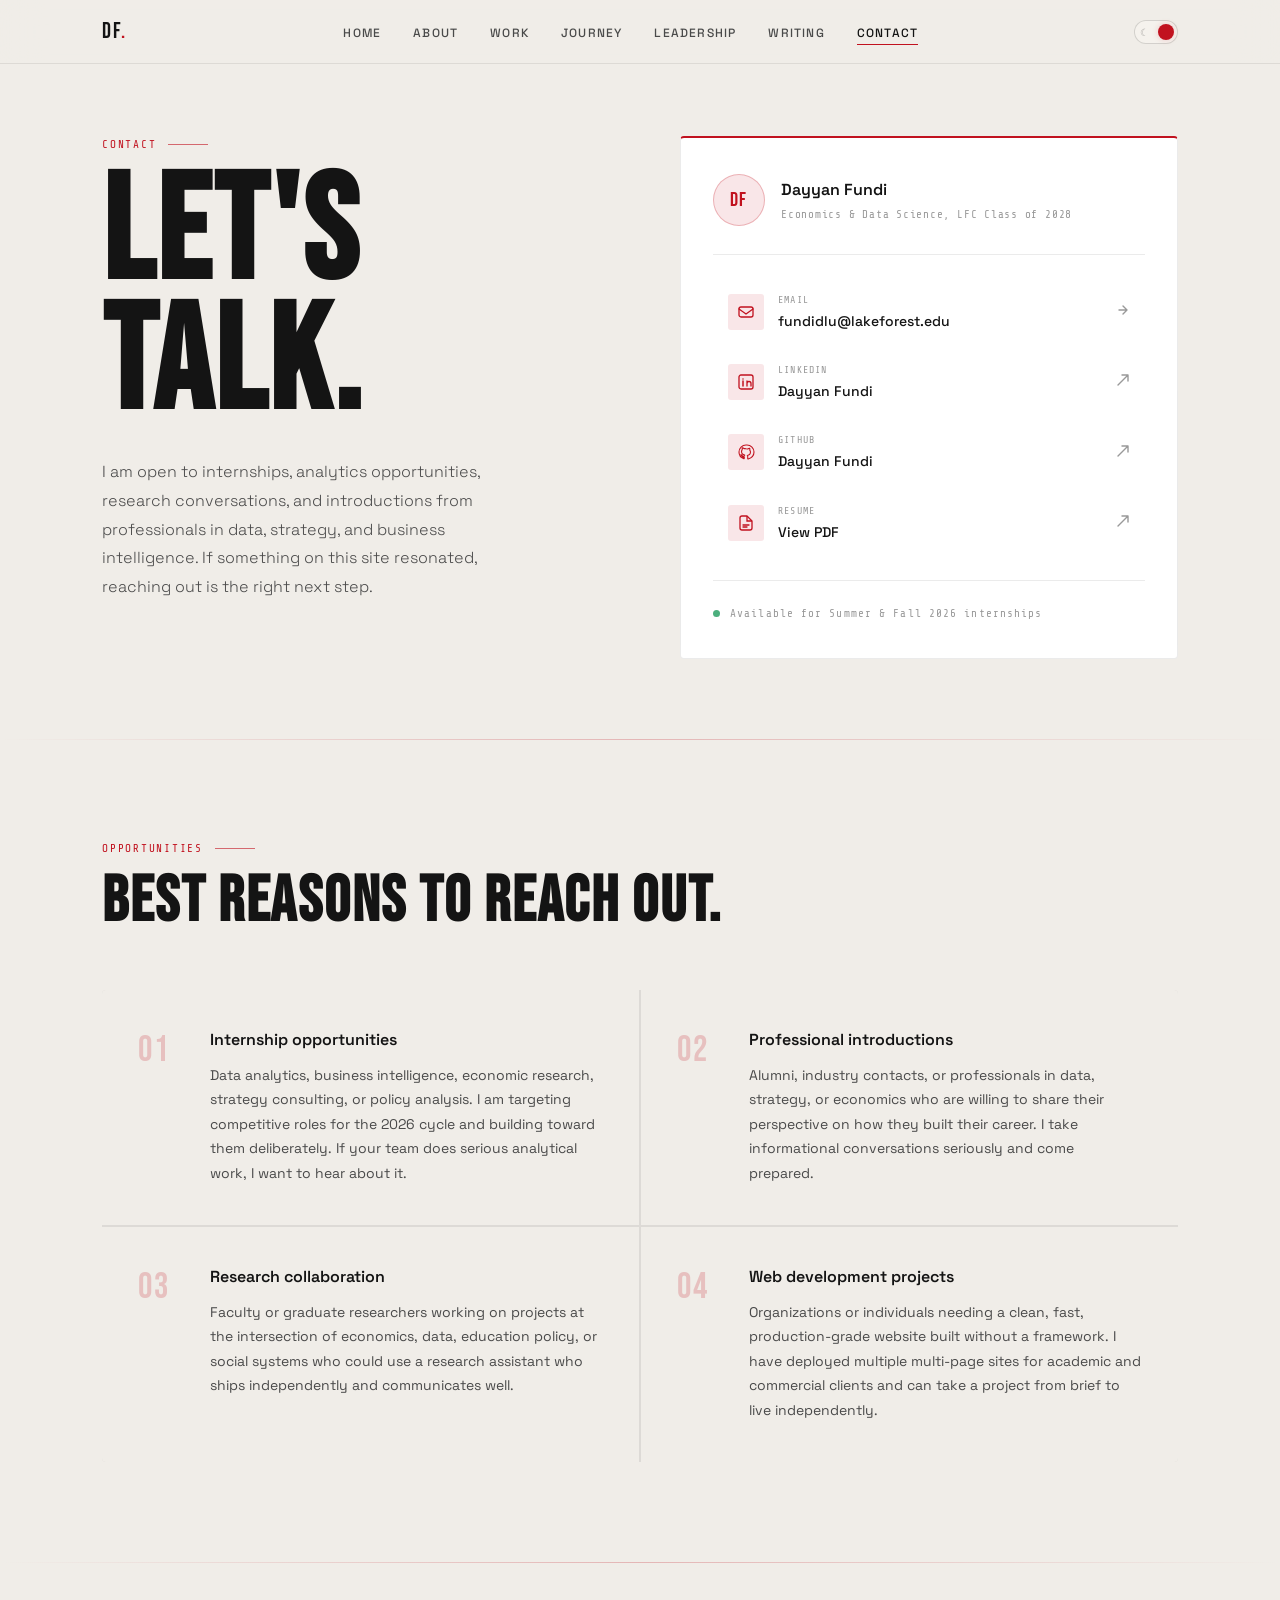
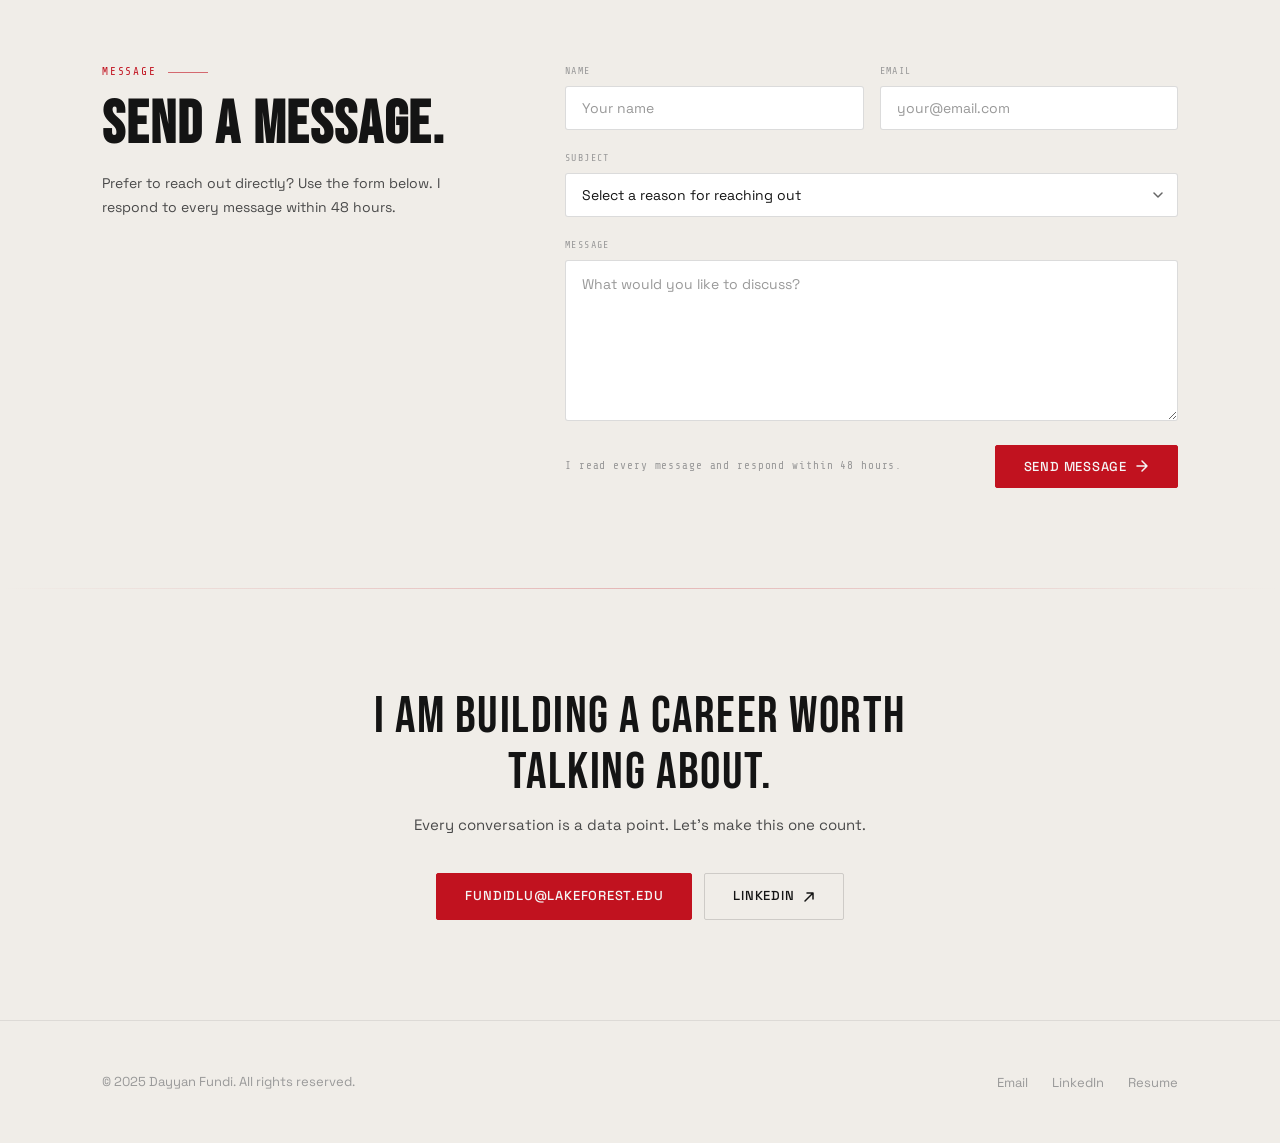
<file: contact.html>
<!DOCTYPE html>
<html lang="en">
<head>
  <meta charset="UTF-8">
  <meta name="viewport" content="width=device-width, initial-scale=1.0">
  <title>Contact — Dayyan Fundi</title>
  <meta name="description" content="Get in touch with Dayyan Fundi. Open to internships in data analytics, business intelligence, and economic research, as well as professional conversations and collaboration.">
  <link rel="stylesheet" href="assets/css/global.css">
  <link rel="stylesheet" href="assets/css/contact.css">
  <script>
    (function(){
      var t = localStorage.getItem('df-theme');
      if (!t) t = window.matchMedia('(prefers-color-scheme: light)').matches ? 'light' : 'dark';
      document.documentElement.setAttribute('data-theme', t);
    })();
  </script>
</head>
<body>

  <!-- ─── NAVIGATION ──────────────────────────────────────────────────────── -->
  <header class="nav" role="banner">
    <div class="container">
      <div class="nav__inner">
        <a href="index.html" class="nav__logo">DF<span>.</span></a>
        <nav aria-label="Primary navigation">
          <ul class="nav__links">
            <li><a href="index.html">Home</a></li>
            <li><a href="about.html">About</a></li>
            <li><a href="work.html">Work</a></li>
            <li><a href="journey.html">Journey</a></li>
            <li><a href="leadership.html">Leadership</a></li>
            <li><a href="writing.html">Writing</a></li>
            <li><a href="contact.html">Contact</a></li>
          </ul>
        </nav>
        <div class="nav__controls">
          <button class="theme-toggle" id="theme-toggle" aria-label="Switch to light mode">
            <span class="theme-toggle__icon theme-toggle__icon--dark" aria-hidden="true">☾</span>
            <span class="theme-toggle__icon theme-toggle__icon--light" aria-hidden="true">☀</span>
          </button>
          <button class="nav__toggle" aria-label="Toggle navigation" aria-expanded="false">
            <span></span><span></span><span></span>
          </button>
        </div>
      </div>
    </div>
  </header>

  <div class="nav__mobile" role="dialog" aria-label="Mobile navigation">
    <ul>
      <li><a href="index.html">Home</a></li>
      <li><a href="about.html">About</a></li>
      <li><a href="work.html">Work</a></li>
      <li><a href="journey.html">Journey</a></li>
      <li><a href="leadership.html">Leadership</a></li>
      <li><a href="writing.html">Writing</a></li>
      <li><a href="contact.html">Contact</a></li>
    </ul>
  </div>

  <main>

    <!-- ─── HERO ──────────────────────────────────────────────────────────── -->
    <section class="contact-hero" aria-label="Contact introduction">
      <div class="container">
        <div class="contact-hero__inner">

          <div class="contact-hero__left">
            <div class="section__eyebrow reveal">Contact</div>
            <h1 class="contact-hero__title reveal reveal-delay-1">
              Let's<br>talk.
            </h1>
            <p class="contact-hero__sub reveal reveal-delay-2">
              I am open to internships, analytics opportunities, research
              conversations, and introductions from professionals in data,
              strategy, and business intelligence. If something on this
              site resonated, reaching out is the right next step.
            </p>
          </div>

          <!-- Primary contact card -->
          <div class="contact-card reveal reveal-delay-2">

            <div class="contact-card__header">
              <div class="contact-card__initials" aria-hidden="true">DF</div>
              <div>
                <div class="contact-card__name">Dayyan Fundi</div>
                <div class="contact-card__title-line">Economics &amp; Data Science, LFC Class of 2028</div>
              </div>
            </div>

            <div class="contact-card__divider"></div>

            <div class="contact-card__links">

              <a href="mailto:fundidlu@lakeforest.edu" class="contact-link" aria-label="Send email to Dayyan">
                <div class="contact-link__icon" aria-hidden="true">
                  <svg width="18" height="18" viewBox="0 0 18 18" fill="none">
                    <rect x="2" y="4" width="14" height="10" rx="2" stroke="currentColor" stroke-width="1.3"/>
                    <path d="M2 6l7 5 7-5" stroke="currentColor" stroke-width="1.3" stroke-linecap="round"/>
                  </svg>
                </div>
                <div class="contact-link__body">
                  <span class="contact-link__label">Email</span>
                  <span class="contact-link__value">fundidlu@lakeforest.edu</span>
                </div>
                <div class="contact-link__arrow" aria-hidden="true">
                  <svg width="14" height="14" viewBox="0 0 14 14" fill="none">
                    <path d="M3 7h8M7 3l4 4-4 4" stroke="currentColor" stroke-width="1.4" stroke-linecap="round" stroke-linejoin="round"/>
                  </svg>
                </div>
              </a>

              <a href="https://www.linkedin.com/in/dayyan-fundi-93078b273/" target="_blank" rel="noopener" class="contact-link" aria-label="Connect on LinkedIn">
                <div class="contact-link__icon" aria-hidden="true">
                  <svg width="18" height="18" viewBox="0 0 18 18" fill="none">
                    <rect x="2" y="2" width="14" height="14" rx="2" stroke="currentColor" stroke-width="1.3"/>
                    <path d="M6 8v5M6 6v.01" stroke="currentColor" stroke-width="1.5" stroke-linecap="round"/>
                    <path d="M10 13v-2.5a2 2 0 014 0V13M10 8v5" stroke="currentColor" stroke-width="1.3" stroke-linecap="round"/>
                  </svg>
                </div>
                <div class="contact-link__body">
                  <span class="contact-link__label">LinkedIn</span>
                  <span class="contact-link__value">Dayyan Fundi</span>
                </div>
                <div class="contact-link__arrow" aria-hidden="true">
                  <svg width="14" height="14" viewBox="0 0 14 14" fill="none">
                    <path d="M2 12L12 2M12 2H6M12 2v6" stroke="currentColor" stroke-width="1.4" stroke-linecap="round" stroke-linejoin="round"/>
                  </svg>
                </div>
              </a>

              <a href="https://github.com/dayyan24-netizen" target="_blank" rel="noopener" class="contact-link" aria-label="View GitHub profile">
                <div class="contact-link__icon" aria-hidden="true">
                  <svg width="18" height="18" viewBox="0 0 18 18" fill="none">
                    <path d="M9 2C5.134 2 2 5.134 2 9c0 3.093 2.01 5.713 4.8 6.637.35.065.478-.152.478-.338 0-.166-.006-.72-.01-1.31-1.948.423-2.358-.83-2.358-.83-.318-.808-.777-1.023-.777-1.023-.635-.434.048-.425.048-.425.702.05 1.072.72 1.072.72.624 1.07 1.637.76 2.036.582.063-.452.244-.761.444-.936-1.554-.177-3.188-.777-3.188-3.456 0-.763.273-1.387.72-1.877-.072-.177-.312-.888.069-1.85 0 0 .586-.188 1.92.716A6.69 6.69 0 019 5.75c.594.003 1.19.08 1.748.236 1.333-.904 1.918-.716 1.918-.716.382.962.142 1.673.07 1.85.448.49.72 1.114.72 1.877 0 2.686-1.637 3.277-3.196 3.45.251.217.474.644.474 1.298 0 .936-.008 1.69-.008 1.92 0 .187.126.406.482.337C14.992 14.71 17 12.093 17 9c0-3.866-3.134-7-7-7z" stroke="currentColor" stroke-width="1.1" stroke-linejoin="round"/>
                  </svg>
                </div>
                <div class="contact-link__body">
                  <span class="contact-link__label">GitHub</span>
                  <span class="contact-link__value">Dayyan Fundi</span>
                </div>
                <div class="contact-link__arrow" aria-hidden="true">
                  <svg width="14" height="14" viewBox="0 0 14 14" fill="none">
                    <path d="M2 12L12 2M12 2H6M12 2v6" stroke="currentColor" stroke-width="1.4" stroke-linecap="round" stroke-linejoin="round"/>
                  </svg>
                </div>
              </a>

              <a href="Dayyan_Fundi_Final_Resume.pdf" target="_blank" rel="noopener" class="contact-link contact-link--resume" aria-label="View resume">
                <div class="contact-link__icon" aria-hidden="true">
                  <svg width="18" height="18" viewBox="0 0 18 18" fill="none">
                    <path d="M10 2H5a2 2 0 00-2 2v10a2 2 0 002 2h8a2 2 0 002-2V7l-5-5z" stroke="currentColor" stroke-width="1.3" stroke-linejoin="round"/>
                    <path d="M10 2v5h5" stroke="currentColor" stroke-width="1.3"/>
                    <path d="M6 11h6M6 13h4" stroke="currentColor" stroke-width="1.3" stroke-linecap="round"/>
                  </svg>
                </div>
                <div class="contact-link__body">
                  <span class="contact-link__label">Resume</span>
                  <span class="contact-link__value">View PDF</span>
                </div>
                <div class="contact-link__arrow" aria-hidden="true">
                  <svg width="14" height="14" viewBox="0 0 14 14" fill="none">
                    <path d="M2 12L12 2M12 2H6M12 2v6" stroke="currentColor" stroke-width="1.4" stroke-linecap="round" stroke-linejoin="round"/>
                  </svg>
                </div>
              </a>

            </div>

            <div class="contact-card__divider"></div>

            <div class="contact-card__status">
              <span class="contact-card__status-dot" aria-hidden="true"></span>
              <span>Available for Summer &amp; Fall 2026 internships</span>
            </div>

          </div>
        </div>
      </div>
    </section>

    <div class="divider"></div>

    <!-- ─── BEST REASONS TO REACH OUT ────────────────────────────────────── -->
    <section class="section contact-reasons" aria-labelledby="reasons-heading">
      <div class="container">
        <div class="section__header reveal">
          <div class="section__eyebrow">Opportunities</div>
          <h2 class="section__title" id="reasons-heading">Best reasons to reach out.</h2>
        </div>

        <div class="contact-reasons__grid">

          <div class="contact-reason reveal">
            <div class="contact-reason__num" aria-hidden="true">01</div>
            <div class="contact-reason__body">
              <h3 class="contact-reason__title">Internship opportunities</h3>
              <p class="contact-reason__desc">
                Data analytics, business intelligence, economic research, strategy
                consulting, or policy analysis. I am targeting competitive roles
                for the 2026 cycle and building toward them deliberately. If your
                team does serious analytical work, I want to hear about it.
              </p>
            </div>
          </div>

          <div class="contact-reason reveal reveal-delay-1">
            <div class="contact-reason__num" aria-hidden="true">02</div>
            <div class="contact-reason__body">
              <h3 class="contact-reason__title">Professional introductions</h3>
              <p class="contact-reason__desc">
                Alumni, industry contacts, or professionals in data, strategy, or
                economics who are willing to share their perspective on how they
                built their career. I take informational conversations seriously
                and come prepared.
              </p>
            </div>
          </div>

          <div class="contact-reason reveal reveal-delay-2">
            <div class="contact-reason__num" aria-hidden="true">03</div>
            <div class="contact-reason__body">
              <h3 class="contact-reason__title">Research collaboration</h3>
              <p class="contact-reason__desc">
                Faculty or graduate researchers working on projects at the
                intersection of economics, data, education policy, or social
                systems who could use a research assistant who ships independently
                and communicates well.
              </p>
            </div>
          </div>

          <div class="contact-reason reveal reveal-delay-3">
            <div class="contact-reason__num" aria-hidden="true">04</div>
            <div class="contact-reason__body">
              <h3 class="contact-reason__title">Web development projects</h3>
              <p class="contact-reason__desc">
                Organizations or individuals needing a clean, fast, production-grade
                website built without a framework. I have deployed multiple multi-page
                sites for academic and commercial clients and can take a project from
                brief to live independently.
              </p>
            </div>
          </div>

        </div>
      </div>
    </section>

    <div class="divider"></div>

    <!-- ─── CONTACT FORM ──────────────────────────────────────────────────── -->
    <section class="section contact-form-section" aria-labelledby="form-heading">
      <div class="container">
        <div class="contact-form-wrap">

          <div class="contact-form-intro reveal">
            <div class="section__eyebrow">Message</div>
            <h2 class="contact-form-intro__title" id="form-heading">Send a message.</h2>
            <p class="contact-form-intro__sub">
              Prefer to reach out directly? Use the form below.
              I respond to every message within 48 hours.
            </p>
          </div>

          <form class="contact-form reveal reveal-delay-1"
                name="contact"
                action="https://formspree.io/f/YOUR_FORM_ID"
                method="POST"
                aria-label="Contact form">

            <div class="contact-form__row">
              <div class="contact-form__field">
                <label class="contact-form__label" for="name">Name</label>
                <input class="contact-form__input" type="text" id="name" name="name"
                       placeholder="Your name" required autocomplete="name">
              </div>
              <div class="contact-form__field">
                <label class="contact-form__label" for="email">Email</label>
                <input class="contact-form__input" type="email" id="email" name="email"
                       placeholder="your@email.com" required autocomplete="email">
              </div>
            </div>

            <div class="contact-form__field">
              <label class="contact-form__label" for="subject">Subject</label>
              <select class="contact-form__input contact-form__select" id="subject" name="subject" required>
                <option value="" disabled selected>Select a reason for reaching out</option>
                <option value="internship">Internship opportunity</option>
                <option value="intro">Professional introduction</option>
                <option value="research">Research collaboration</option>
                <option value="web">Web development project</option>
                <option value="other">Other</option>
              </select>
            </div>

            <div class="contact-form__field">
              <label class="contact-form__label" for="message">Message</label>
              <textarea class="contact-form__input contact-form__textarea"
                        id="message" name="message"
                        placeholder="What would you like to discuss?"
                        rows="6" required></textarea>
            </div>

            <div class="contact-form__footer">
              <p class="contact-form__note">
                I read every message and respond within 48 hours.
              </p>
              <button type="submit" class="btn btn-primary contact-form__submit">
                Send Message
                <svg width="14" height="14" viewBox="0 0 14 14" fill="none" aria-hidden="true">
                  <path d="M2 7h10M7 2l5 5-5 5" stroke="currentColor" stroke-width="1.5" stroke-linecap="round" stroke-linejoin="round"/>
                </svg>
              </button>
            </div>

            <div class="contact-form__success" id="form-success" aria-live="polite" hidden>
              <div class="contact-form__success-icon" aria-hidden="true">
                <svg width="28" height="28" viewBox="0 0 28 28" fill="none">
                  <circle cx="14" cy="14" r="12" stroke="currentColor" stroke-width="1.5"/>
                  <path d="M9 14l3.5 3.5L19 10" stroke="currentColor" stroke-width="1.5" stroke-linecap="round" stroke-linejoin="round"/>
                </svg>
              </div>
              <p class="contact-form__success-text">Message sent. I will be in touch within 48 hours.</p>
            </div>

          </form>

        </div>
      </div>
    </section>

    <div class="divider"></div>

    <!-- ─── CLOSING STATEMENT ─────────────────────────────────────────────── -->
    <section class="section-sm contact-close" aria-label="Closing statement">
      <div class="container">
        <div class="contact-close__inner reveal">
          <p class="contact-close__line">
            I am building a career worth talking about.
          </p>
          <p class="contact-close__sub">
            Every conversation is a data point. Let's make this one count.
          </p>
          <div class="contact-close__links">
            <a href="mailto:fundidlu@lakeforest.edu" class="btn btn-primary">
              fundidlu@lakeforest.edu
            </a>
            <a href="https://www.linkedin.com/in/dayyan-fundi-93078b273/"
               target="_blank" rel="noopener" class="btn btn-outline">
              LinkedIn
              <svg width="12" height="12" viewBox="0 0 12 12" fill="none" aria-hidden="true">
                <path d="M2 10L10 2M10 2H4M10 2V8" stroke="currentColor" stroke-width="1.5" stroke-linecap="round" stroke-linejoin="round"/>
              </svg>
            </a>
          </div>
        </div>
      </div>
    </section>

  </main>

  <!-- ─── FOOTER ─────────────────────────────────────────────────────────── -->
  <footer class="footer" role="contentinfo">
    <div class="container">
      <div class="footer__inner">
        <p class="footer__copy">&copy; 2025 Dayyan Fundi. All rights reserved.</p>
        <ul class="footer__links">
          <li><a href="mailto:fundidlu@lakeforest.edu">Email</a></li>
          <li><a href="https://www.linkedin.com/in/dayyan-fundi-93078b273/" target="_blank" rel="noopener">LinkedIn</a></li>
          <li><a href="Dayyan_Fundi_Final_Resume.pdf" target="_blank" rel="noopener">Resume</a></li>
        </ul>
      </div>
    </div>
  </footer>

  <script src="assets/js/global.js"></script>
  <script src="assets/js/contact.js"></script>
</body>
</html>
</file>
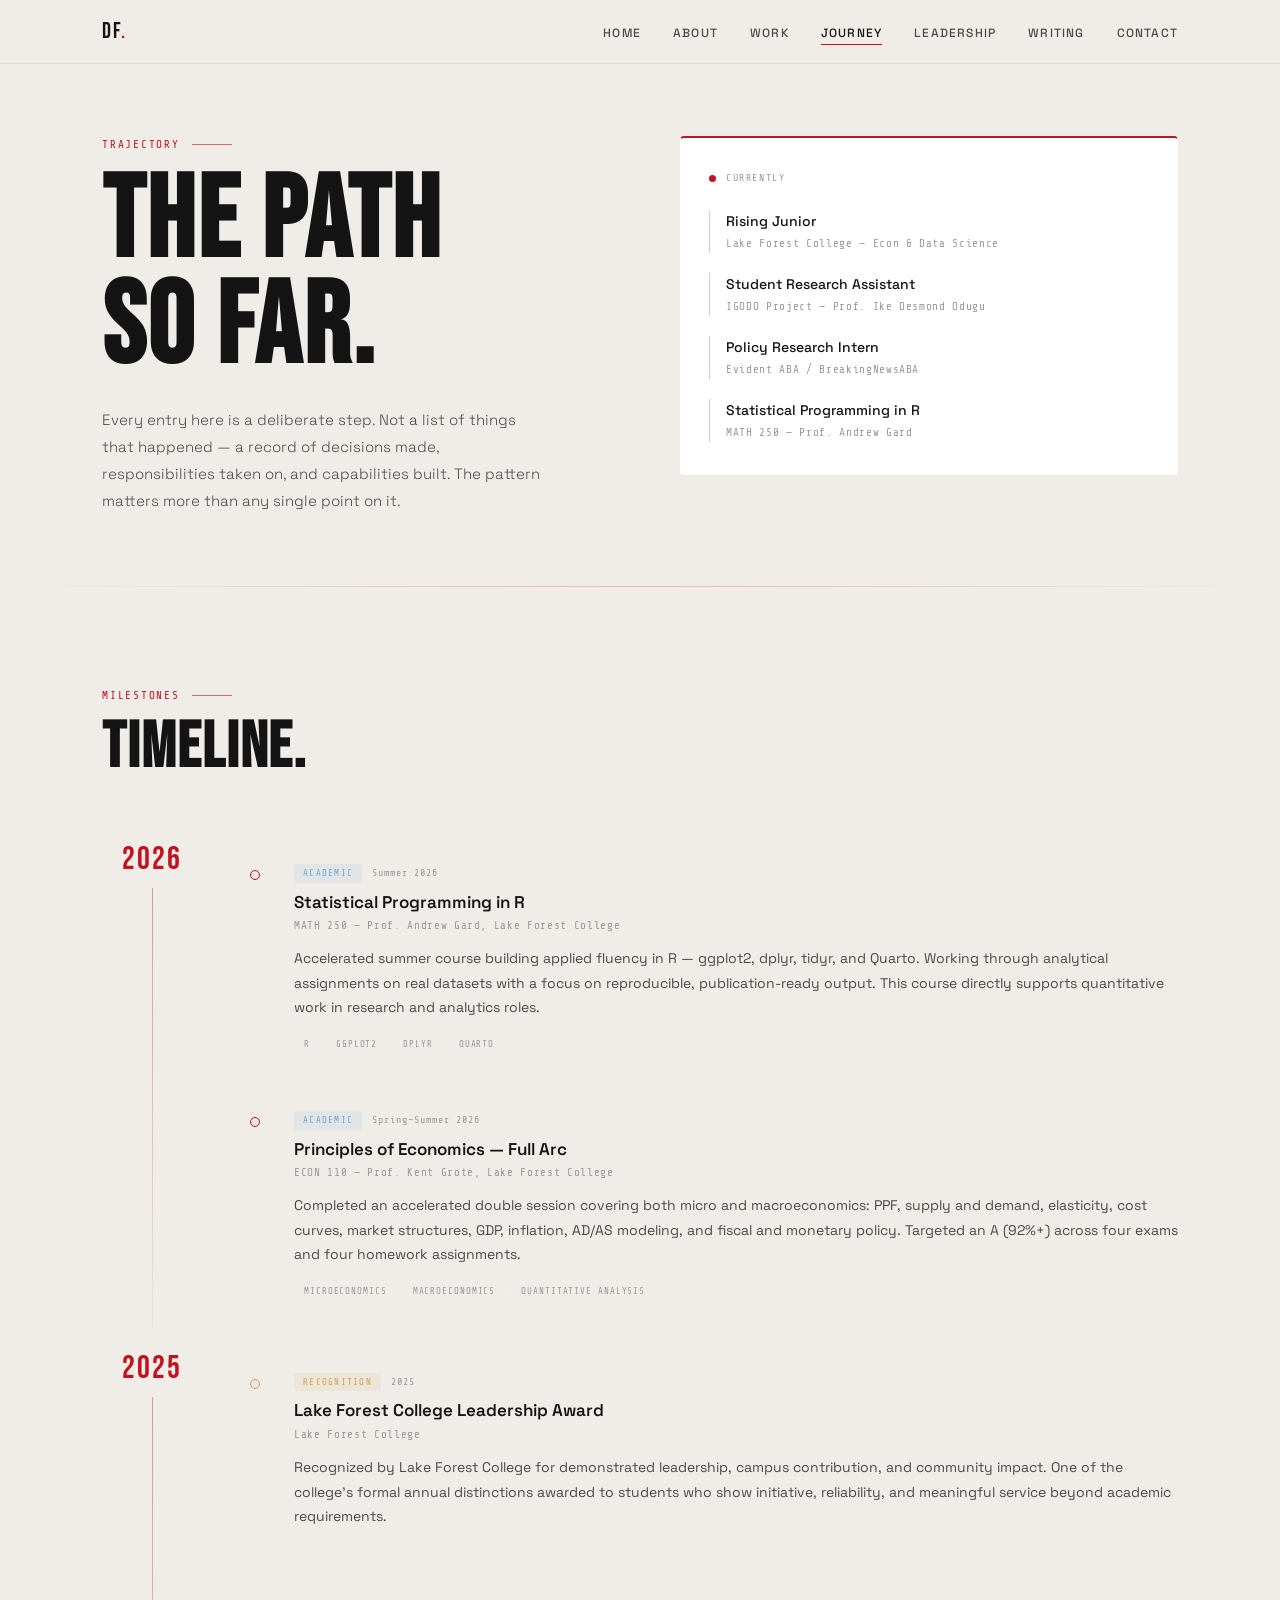
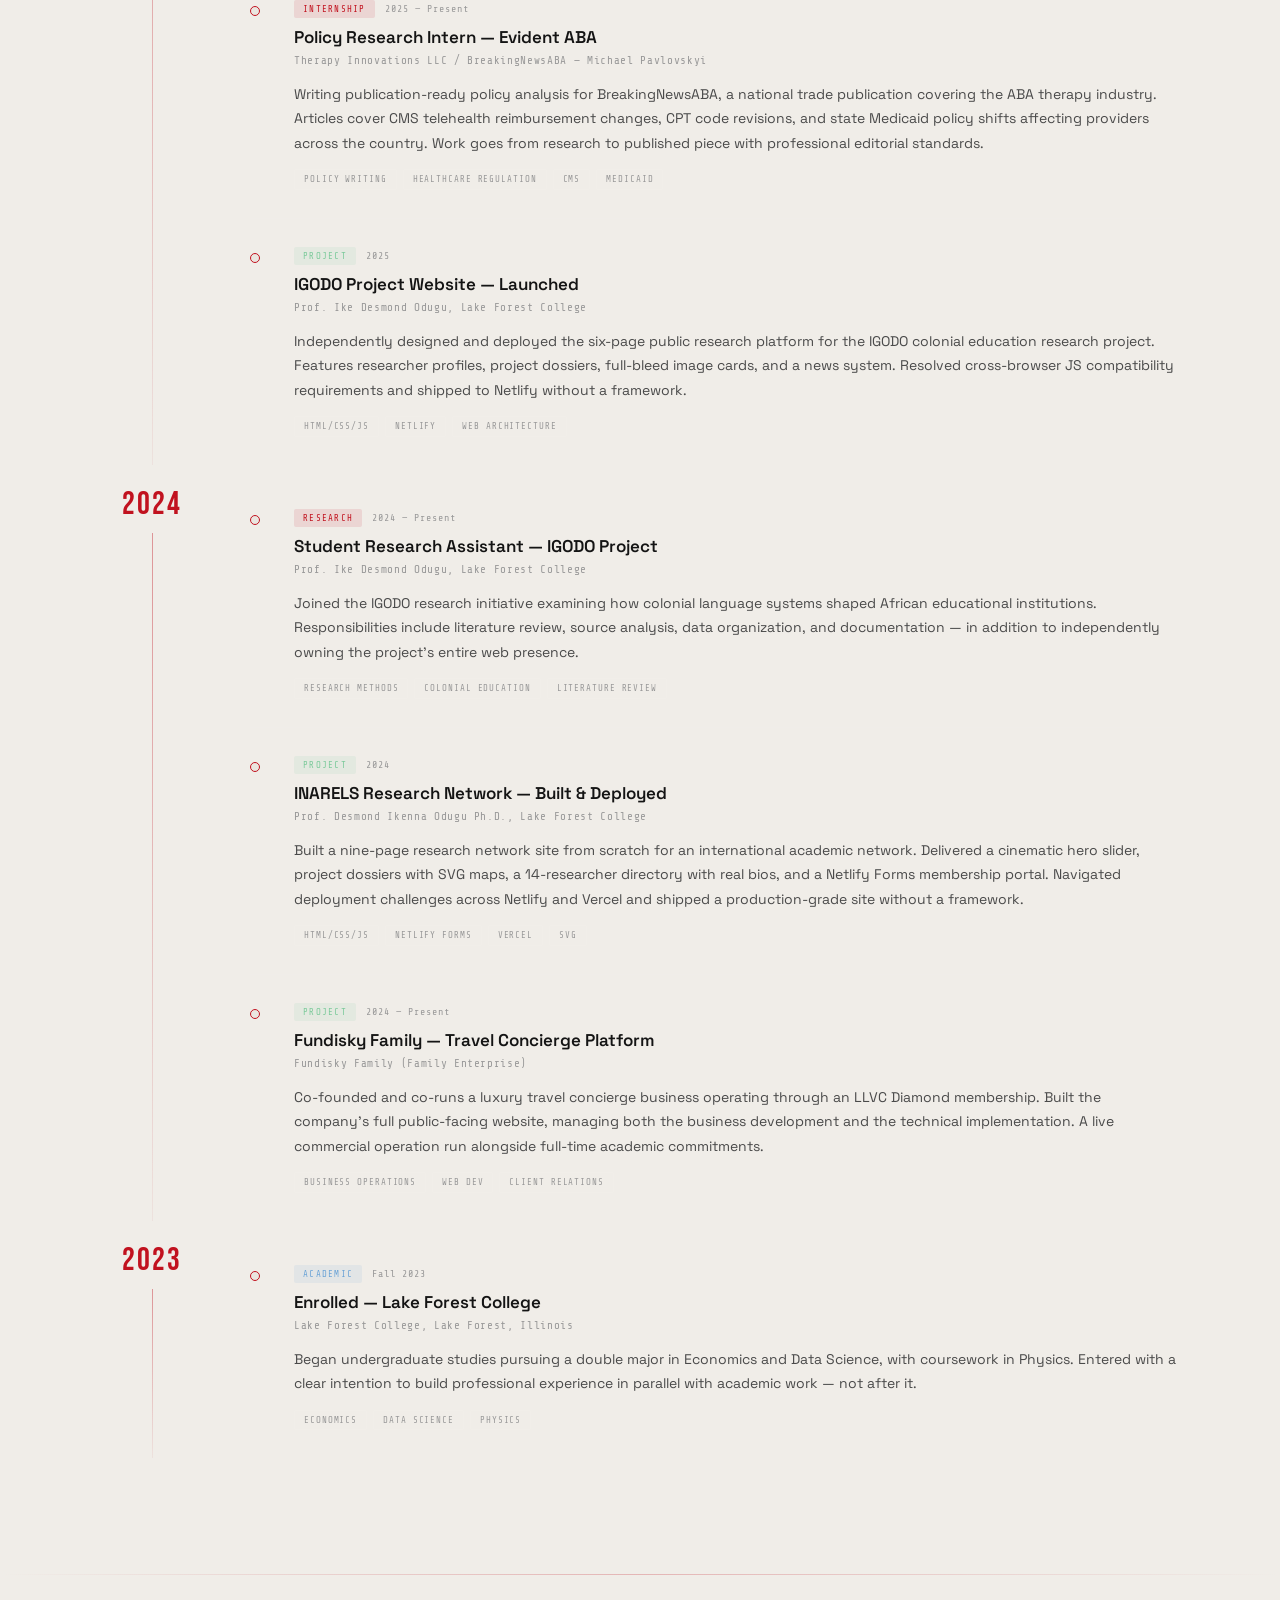
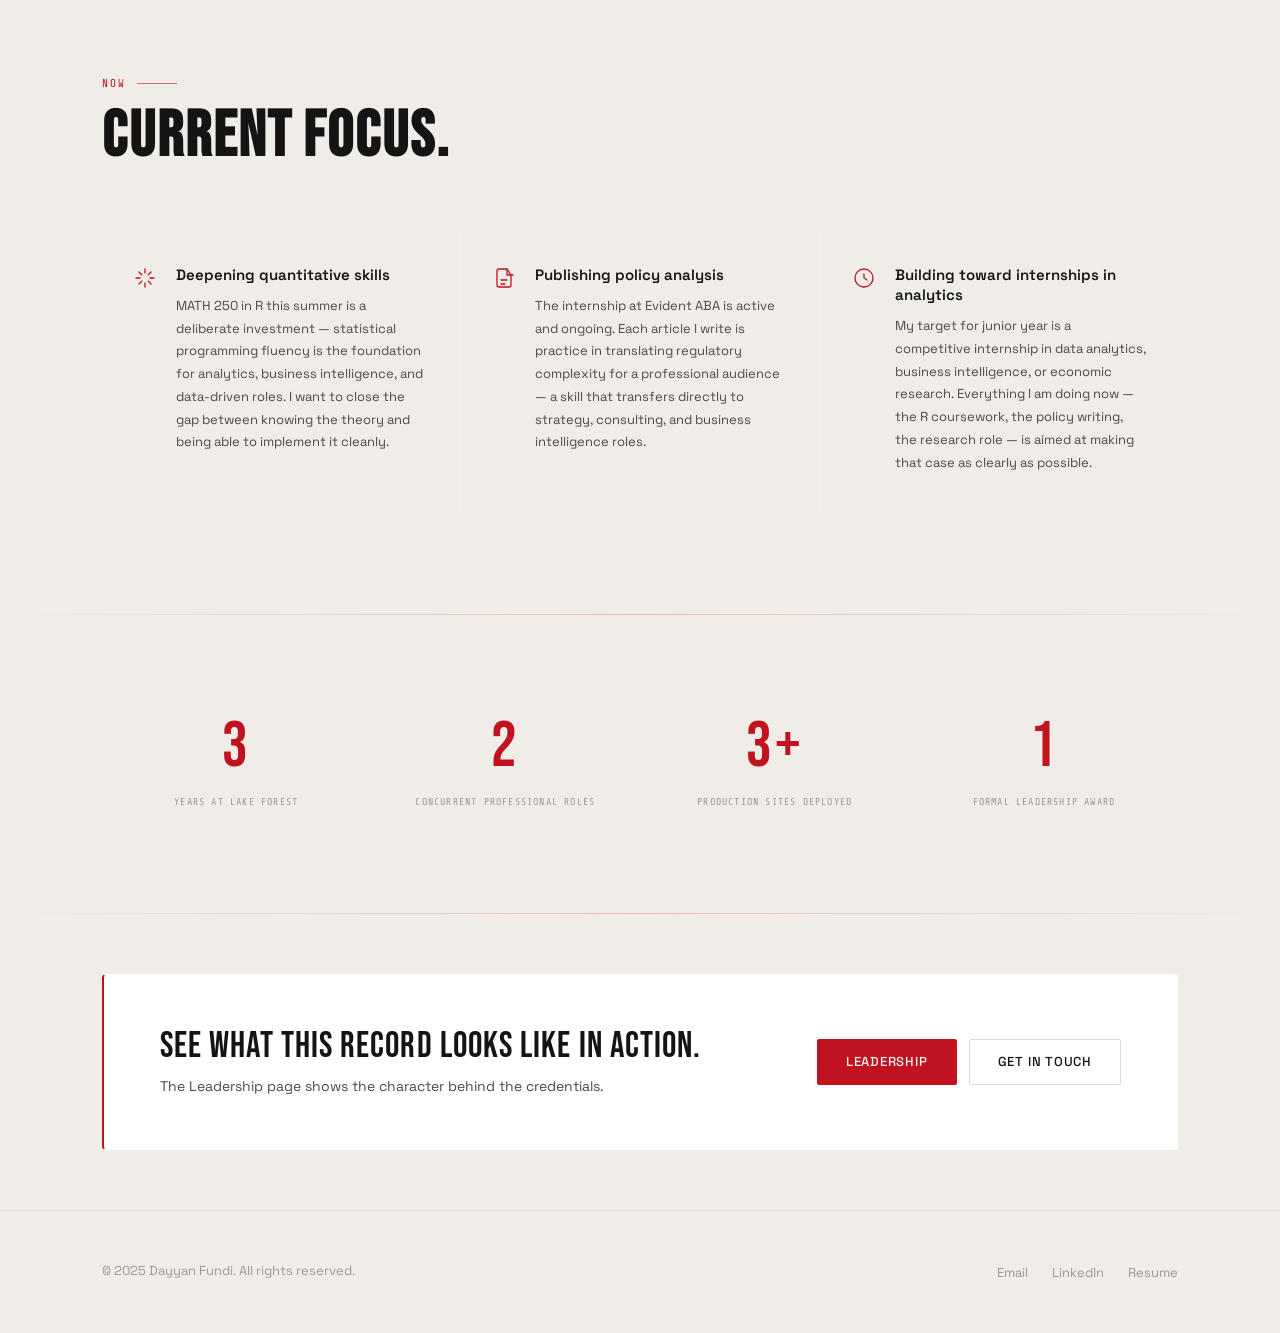
<file: journey.html>
<!DOCTYPE html>
<html lang="en">
<head>
  <meta charset="UTF-8">
  <meta name="viewport" content="width=device-width, initial-scale=1.0">
  <title>Journey — Dayyan Fundi</title>
  <meta name="description" content="The career trajectory of Dayyan Fundi — academic milestones, internships, research, leadership, and what's next. A record of compounding growth.">
  <link rel="stylesheet" href="assets/css/global.css">
  <link rel="stylesheet" href="assets/css/journey.css">
</head>
<body>

  <!-- ─── NAVIGATION ──────────────────────────────────────────────────────── -->
  <header class="nav" role="banner">
    <div class="container">
      <div class="nav__inner">
        <a href="index.html" class="nav__logo">DF<span>.</span></a>
        <nav aria-label="Primary navigation">
          <ul class="nav__links">
            <li><a href="index.html">Home</a></li>
            <li><a href="about.html">About</a></li>
            <li><a href="work.html">Work</a></li>
            <li><a href="journey.html">Journey</a></li>
            <li><a href="leadership.html">Leadership</a></li>
            <li><a href="writing.html">Writing</a></li>
            <li><a href="contact.html">Contact</a></li>
          </ul>
        </nav>
        <button class="nav__toggle" aria-label="Toggle navigation" aria-expanded="false">
          <span></span><span></span><span></span>
        </button>
      </div>
    </div>
  </header>

  <div class="nav__mobile" role="dialog" aria-label="Mobile navigation">
    <ul>
      <li><a href="index.html">Home</a></li>
      <li><a href="about.html">About</a></li>
      <li><a href="work.html">Work</a></li>
      <li><a href="journey.html">Journey</a></li>
      <li><a href="leadership.html">Leadership</a></li>
      <li><a href="writing.html">Writing</a></li>
      <li><a href="contact.html">Contact</a></li>
    </ul>
  </div>

  <main>

    <!-- ─── PAGE HERO ─────────────────────────────────────────────────────── -->
    <section class="journey-hero" aria-label="Journey introduction">
      <div class="container">
        <div class="journey-hero__inner">
          <div class="journey-hero__left">
            <div class="section__eyebrow reveal">Trajectory</div>
            <h1 class="journey-hero__title reveal reveal-delay-1">
              The path<br>so far.
            </h1>
            <p class="journey-hero__sub reveal reveal-delay-2">
              Every entry here is a deliberate step. Not a list of things that happened —
              a record of decisions made, responsibilities taken on, and capabilities built.
              The pattern matters more than any single point on it.
            </p>
          </div>

          <div class="journey-hero__right reveal reveal-delay-2">
            <div class="journey-hero__current">
              <div class="journey-hero__current-label">
                <span class="journey-hero__pulse" aria-hidden="true"></span>
                Currently
              </div>
              <div class="journey-hero__current-items">
                <div class="journey-hero__current-item">
                  <span class="journey-hero__current-role">Rising Junior</span>
                  <span class="journey-hero__current-org">Lake Forest College — Econ &amp; Data Science</span>
                </div>
                <div class="journey-hero__current-item">
                  <span class="journey-hero__current-role">Student Research Assistant</span>
                  <span class="journey-hero__current-org">IGODO Project — Prof. Ike Desmond Odugu</span>
                </div>
                <div class="journey-hero__current-item">
                  <span class="journey-hero__current-role">Policy Research Intern</span>
                  <span class="journey-hero__current-org">Evident ABA / BreakingNewsABA</span>
                </div>
                <div class="journey-hero__current-item">
                  <span class="journey-hero__current-role">Statistical Programming in R</span>
                  <span class="journey-hero__current-org">MATH 250 — Prof. Andrew Gard</span>
                </div>
              </div>
            </div>
          </div>
        </div>
      </div>
    </section>

    <div class="divider"></div>

    <!-- ─── TIMELINE ──────────────────────────────────────────────────────── -->
    <section class="section timeline-section" aria-labelledby="timeline-heading">
      <div class="container">
        <div class="section__header reveal">
          <div class="section__eyebrow">Milestones</div>
          <h2 class="section__title" id="timeline-heading">Timeline.</h2>
        </div>

        <div class="timeline" role="list">

          <!-- 2026 -->
          <div class="timeline__year-block" role="listitem">
            <div class="timeline__year-marker" aria-hidden="true">
              <span class="timeline__year-label">2026</span>
              <div class="timeline__year-line"></div>
            </div>

            <div class="timeline__entries">

              <div class="timeline__entry reveal" data-type="academic">
                <div class="timeline__entry-dot" aria-hidden="true"></div>
                <div class="timeline__entry-content">
                  <div class="timeline__entry-header">
                    <span class="timeline__entry-tag timeline__entry-tag--academic">Academic</span>
                    <span class="timeline__entry-date">Summer 2026</span>
                  </div>
                  <h3 class="timeline__entry-title">Statistical Programming in R</h3>
                  <p class="timeline__entry-org">MATH 250 — Prof. Andrew Gard, Lake Forest College</p>
                  <p class="timeline__entry-desc">
                    Accelerated summer course building applied fluency in R — ggplot2, dplyr,
                    tidyr, and Quarto. Working through analytical assignments on real datasets
                    with a focus on reproducible, publication-ready output. This course directly
                    supports quantitative work in research and analytics roles.
                  </p>
                  <div class="timeline__entry-tags">
                    <span>R</span><span>ggplot2</span><span>dplyr</span><span>Quarto</span>
                  </div>
                </div>
              </div>

              <div class="timeline__entry reveal reveal-delay-1" data-type="academic">
                <div class="timeline__entry-dot" aria-hidden="true"></div>
                <div class="timeline__entry-content">
                  <div class="timeline__entry-header">
                    <span class="timeline__entry-tag timeline__entry-tag--academic">Academic</span>
                    <span class="timeline__entry-date">Spring–Summer 2026</span>
                  </div>
                  <h3 class="timeline__entry-title">Principles of Economics — Full Arc</h3>
                  <p class="timeline__entry-org">ECON 110 — Prof. Kent Grote, Lake Forest College</p>
                  <p class="timeline__entry-desc">
                    Completed an accelerated double session covering both micro and macroeconomics:
                    PPF, supply and demand, elasticity, cost curves, market structures, GDP,
                    inflation, AD/AS modeling, and fiscal and monetary policy. Targeted an A
                    (92%+) across four exams and four homework assignments.
                  </p>
                  <div class="timeline__entry-tags">
                    <span>Microeconomics</span><span>Macroeconomics</span><span>Quantitative Analysis</span>
                  </div>
                </div>
              </div>

            </div>
          </div>

          <!-- 2025 -->
          <div class="timeline__year-block" role="listitem">
            <div class="timeline__year-marker" aria-hidden="true">
              <span class="timeline__year-label">2025</span>
              <div class="timeline__year-line"></div>
            </div>

            <div class="timeline__entries">

              <div class="timeline__entry reveal" data-type="award">
                <div class="timeline__entry-dot timeline__entry-dot--gold" aria-hidden="true"></div>
                <div class="timeline__entry-content">
                  <div class="timeline__entry-header">
                    <span class="timeline__entry-tag timeline__entry-tag--award">Recognition</span>
                    <span class="timeline__entry-date">2025</span>
                  </div>
                  <h3 class="timeline__entry-title">Lake Forest College Leadership Award</h3>
                  <p class="timeline__entry-org">Lake Forest College</p>
                  <p class="timeline__entry-desc">
                    Recognized by Lake Forest College for demonstrated leadership, campus
                    contribution, and community impact. One of the college's formal
                    annual distinctions awarded to students who show initiative, reliability,
                    and meaningful service beyond academic requirements.
                  </p>
                </div>
              </div>

              <div class="timeline__entry reveal reveal-delay-1" data-type="professional">
                <div class="timeline__entry-dot" aria-hidden="true"></div>
                <div class="timeline__entry-content">
                  <div class="timeline__entry-header">
                    <span class="timeline__entry-tag timeline__entry-tag--pro">Internship</span>
                    <span class="timeline__entry-date">2025 — Present</span>
                  </div>
                  <h3 class="timeline__entry-title">Policy Research Intern — Evident ABA</h3>
                  <p class="timeline__entry-org">Therapy Innovations LLC / BreakingNewsABA — Michael Pavlovskyi</p>
                  <p class="timeline__entry-desc">
                    Writing publication-ready policy analysis for BreakingNewsABA, a national
                    trade publication covering the ABA therapy industry. Articles cover CMS
                    telehealth reimbursement changes, CPT code revisions, and state Medicaid
                    policy shifts affecting providers across the country. Work goes from
                    research to published piece with professional editorial standards.
                  </p>
                  <div class="timeline__entry-tags">
                    <span>Policy Writing</span><span>Healthcare Regulation</span><span>CMS</span><span>Medicaid</span>
                  </div>
                </div>
              </div>

              <div class="timeline__entry reveal reveal-delay-2" data-type="project">
                <div class="timeline__entry-dot" aria-hidden="true"></div>
                <div class="timeline__entry-content">
                  <div class="timeline__entry-header">
                    <span class="timeline__entry-tag timeline__entry-tag--project">Project</span>
                    <span class="timeline__entry-date">2025</span>
                  </div>
                  <h3 class="timeline__entry-title">IGODO Project Website — Launched</h3>
                  <p class="timeline__entry-org">Prof. Ike Desmond Odugu, Lake Forest College</p>
                  <p class="timeline__entry-desc">
                    Independently designed and deployed the six-page public research platform
                    for the IGODO colonial education research project. Features researcher
                    profiles, project dossiers, full-bleed image cards, and a news system.
                    Resolved cross-browser JS compatibility requirements and shipped
                    to Netlify without a framework.
                  </p>
                  <div class="timeline__entry-tags">
                    <span>HTML/CSS/JS</span><span>Netlify</span><span>Web Architecture</span>
                  </div>
                </div>
              </div>

            </div>
          </div>

          <!-- 2024 -->
          <div class="timeline__year-block" role="listitem">
            <div class="timeline__year-marker" aria-hidden="true">
              <span class="timeline__year-label">2024</span>
              <div class="timeline__year-line"></div>
            </div>

            <div class="timeline__entries">

              <div class="timeline__entry reveal" data-type="professional">
                <div class="timeline__entry-dot" aria-hidden="true"></div>
                <div class="timeline__entry-content">
                  <div class="timeline__entry-header">
                    <span class="timeline__entry-tag timeline__entry-tag--pro">Research</span>
                    <span class="timeline__entry-date">2024 — Present</span>
                  </div>
                  <h3 class="timeline__entry-title">Student Research Assistant — IGODO Project</h3>
                  <p class="timeline__entry-org">Prof. Ike Desmond Odugu, Lake Forest College</p>
                  <p class="timeline__entry-desc">
                    Joined the IGODO research initiative examining how colonial language systems
                    shaped African educational institutions. Responsibilities include literature
                    review, source analysis, data organization, and documentation — in addition
                    to independently owning the project's entire web presence.
                  </p>
                  <div class="timeline__entry-tags">
                    <span>Research Methods</span><span>Colonial Education</span><span>Literature Review</span>
                  </div>
                </div>
              </div>

              <div class="timeline__entry reveal reveal-delay-1" data-type="project">
                <div class="timeline__entry-dot" aria-hidden="true"></div>
                <div class="timeline__entry-content">
                  <div class="timeline__entry-header">
                    <span class="timeline__entry-tag timeline__entry-tag--project">Project</span>
                    <span class="timeline__entry-date">2024</span>
                  </div>
                  <h3 class="timeline__entry-title">INARELS Research Network — Built &amp; Deployed</h3>
                  <p class="timeline__entry-org">Prof. Desmond Ikenna Odugu Ph.D., Lake Forest College</p>
                  <p class="timeline__entry-desc">
                    Built a nine-page research network site from scratch for an international
                    academic network. Delivered a cinematic hero slider, project dossiers with
                    SVG maps, a 14-researcher directory with real bios, and a Netlify Forms
                    membership portal. Navigated deployment challenges across Netlify and Vercel
                    and shipped a production-grade site without a framework.
                  </p>
                  <div class="timeline__entry-tags">
                    <span>HTML/CSS/JS</span><span>Netlify Forms</span><span>Vercel</span><span>SVG</span>
                  </div>
                </div>
              </div>

              <div class="timeline__entry reveal reveal-delay-2" data-type="project">
                <div class="timeline__entry-dot" aria-hidden="true"></div>
                <div class="timeline__entry-content">
                  <div class="timeline__entry-header">
                    <span class="timeline__entry-tag timeline__entry-tag--project">Project</span>
                    <span class="timeline__entry-date">2024 — Present</span>
                  </div>
                  <h3 class="timeline__entry-title">Fundisky Family — Travel Concierge Platform</h3>
                  <p class="timeline__entry-org">Fundisky Family (Family Enterprise)</p>
                  <p class="timeline__entry-desc">
                    Co-founded and co-runs a luxury travel concierge business operating through
                    an LLVC Diamond membership. Built the company's full public-facing website,
                    managing both the business development and the technical implementation.
                    A live commercial operation run alongside full-time academic commitments.
                  </p>
                  <div class="timeline__entry-tags">
                    <span>Business Operations</span><span>Web Dev</span><span>Client Relations</span>
                  </div>
                </div>
              </div>

            </div>
          </div>

          <!-- 2023 -->
          <div class="timeline__year-block" role="listitem">
            <div class="timeline__year-marker" aria-hidden="true">
              <span class="timeline__year-label">2023</span>
              <div class="timeline__year-line"></div>
            </div>

            <div class="timeline__entries">

              <div class="timeline__entry reveal" data-type="academic">
                <div class="timeline__entry-dot" aria-hidden="true"></div>
                <div class="timeline__entry-content">
                  <div class="timeline__entry-header">
                    <span class="timeline__entry-tag timeline__entry-tag--academic">Academic</span>
                    <span class="timeline__entry-date">Fall 2023</span>
                  </div>
                  <h3 class="timeline__entry-title">Enrolled — Lake Forest College</h3>
                  <p class="timeline__entry-org">Lake Forest College, Lake Forest, Illinois</p>
                  <p class="timeline__entry-desc">
                    Began undergraduate studies pursuing a double major in Economics and Data
                    Science, with coursework in Physics. Entered with a clear intention to build
                    professional experience in parallel with academic work — not after it.
                  </p>
                  <div class="timeline__entry-tags">
                    <span>Economics</span><span>Data Science</span><span>Physics</span>
                  </div>
                </div>
              </div>

            </div>
          </div>

        </div>
      </div>
    </section>

    <div class="divider"></div>

    <!-- ─── CURRENT FOCUS ─────────────────────────────────────────────────── -->
    <section class="section focus" aria-labelledby="focus-heading">
      <div class="container">
        <div class="section__header reveal">
          <div class="section__eyebrow">Now</div>
          <h2 class="section__title" id="focus-heading">Current focus.</h2>
        </div>

        <div class="focus__grid">

          <div class="focus__item reveal">
            <div class="focus__item-icon" aria-hidden="true">
              <svg width="22" height="22" viewBox="0 0 22 22" fill="none">
                <path d="M11 2v4M11 16v4M2 11h4M16 11h4M4.93 4.93l2.83 2.83M14.24 14.24l2.83 2.83M4.93 17.07l2.83-2.83M14.24 7.76l2.83-2.83" stroke="currentColor" stroke-width="1.3" stroke-linecap="round"/>
              </svg>
            </div>
            <div>
              <h3 class="focus__item-title">Deepening quantitative skills</h3>
              <p class="focus__item-desc">
                MATH 250 in R this summer is a deliberate investment — statistical
                programming fluency is the foundation for analytics, business intelligence,
                and data-driven roles. I want to close the gap between knowing the theory
                and being able to implement it cleanly.
              </p>
            </div>
          </div>

          <div class="focus__item reveal reveal-delay-1">
            <div class="focus__item-icon" aria-hidden="true">
              <svg width="22" height="22" viewBox="0 0 22 22" fill="none">
                <path d="M14 2H6a2 2 0 00-2 2v14a2 2 0 002 2h10a2 2 0 002-2V8l-4-6z" stroke="currentColor" stroke-width="1.3" stroke-linejoin="round"/>
                <path d="M14 2v6h6M8 13h6M8 17h4" stroke="currentColor" stroke-width="1.3" stroke-linecap="round"/>
              </svg>
            </div>
            <div>
              <h3 class="focus__item-title">Publishing policy analysis</h3>
              <p class="focus__item-desc">
                The internship at Evident ABA is active and ongoing. Each article I
                write is practice in translating regulatory complexity for a professional
                audience — a skill that transfers directly to strategy, consulting, and
                business intelligence roles.
              </p>
            </div>
          </div>

          <div class="focus__item reveal reveal-delay-2">
            <div class="focus__item-icon" aria-hidden="true">
              <svg width="22" height="22" viewBox="0 0 22 22" fill="none">
                <circle cx="11" cy="11" r="9" stroke="currentColor" stroke-width="1.3"/>
                <path d="M11 7v4l3 2" stroke="currentColor" stroke-width="1.3" stroke-linecap="round"/>
              </svg>
            </div>
            <div>
              <h3 class="focus__item-title">Building toward internships in analytics</h3>
              <p class="focus__item-desc">
                My target for junior year is a competitive internship in data analytics,
                business intelligence, or economic research. Everything I am doing now —
                the R coursework, the policy writing, the research role — is aimed at
                making that case as clearly as possible.
              </p>
            </div>
          </div>

        </div>
      </div>
    </section>

    <div class="divider"></div>

    <!-- ─── MOMENTUM STRIP ────────────────────────────────────────────────── -->
    <section class="section-sm momentum" aria-labelledby="momentum-heading">
      <div class="container">
        <h2 class="sr-only" id="momentum-heading">Key statistics</h2>
        <div class="momentum__grid">
          <div class="momentum__item reveal">
            <span class="momentum__n">3</span>
            <span class="momentum__l">Years at Lake Forest</span>
          </div>
          <div class="momentum__sep" aria-hidden="true"></div>
          <div class="momentum__item reveal reveal-delay-1">
            <span class="momentum__n">2</span>
            <span class="momentum__l">Concurrent professional roles</span>
          </div>
          <div class="momentum__sep" aria-hidden="true"></div>
          <div class="momentum__item reveal reveal-delay-2">
            <span class="momentum__n">3+</span>
            <span class="momentum__l">Production sites deployed</span>
          </div>
          <div class="momentum__sep" aria-hidden="true"></div>
          <div class="momentum__item reveal reveal-delay-3">
            <span class="momentum__n">1</span>
            <span class="momentum__l">Formal leadership award</span>
          </div>
        </div>
      </div>
    </section>

    <div class="divider"></div>

    <!-- ─── CTA ───────────────────────────────────────────────────────────── -->
    <section class="section-sm" aria-label="Next steps">
      <div class="container">
        <div class="journey-cta reveal">
          <div>
            <p class="journey-cta__heading">See what this record looks like in action.</p>
            <p class="journey-cta__sub">The Leadership page shows the character behind the credentials.</p>
          </div>
          <div class="journey-cta__buttons">
            <a href="leadership.html" class="btn btn-primary">Leadership</a>
            <a href="contact.html" class="btn btn-outline">Get in Touch</a>
          </div>
        </div>
      </div>
    </section>

  </main>

  <!-- ─── FOOTER ─────────────────────────────────────────────────────────── -->
  <footer class="footer" role="contentinfo">
    <div class="container">
      <div class="footer__inner">
        <p class="footer__copy">&copy; 2025 Dayyan Fundi. All rights reserved.</p>
        <ul class="footer__links">
          <li><a href="mailto:dfundi@lakeforest.edu">Email</a></li>
          <li><a href="https://linkedin.com/in/dayyan-fundi-93078b273" target="_blank" rel="noopener">LinkedIn</a></li>
          <li><a href="contact.html">Resume</a></li>
        </ul>
      </div>
    </div>
  </footer>

  <script src="assets/js/global.js"></script>
</body>
</html>
</file>
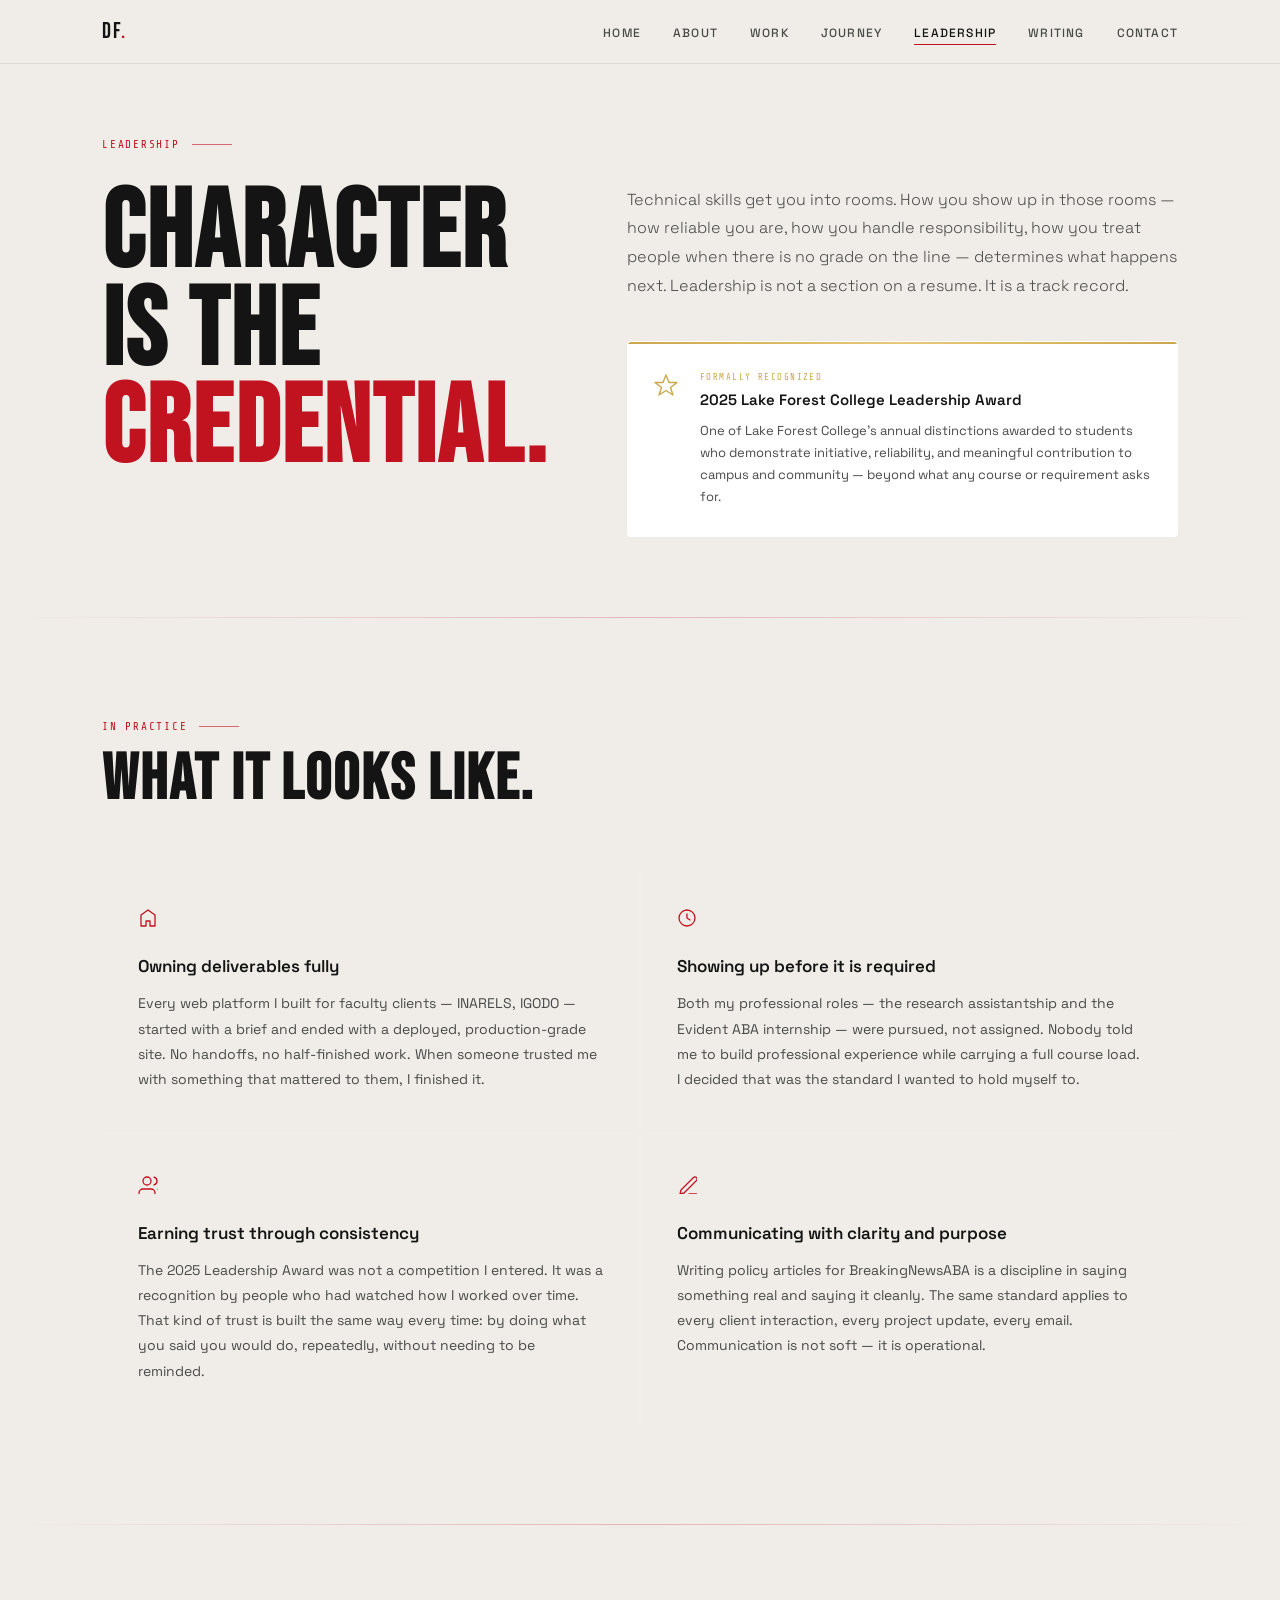
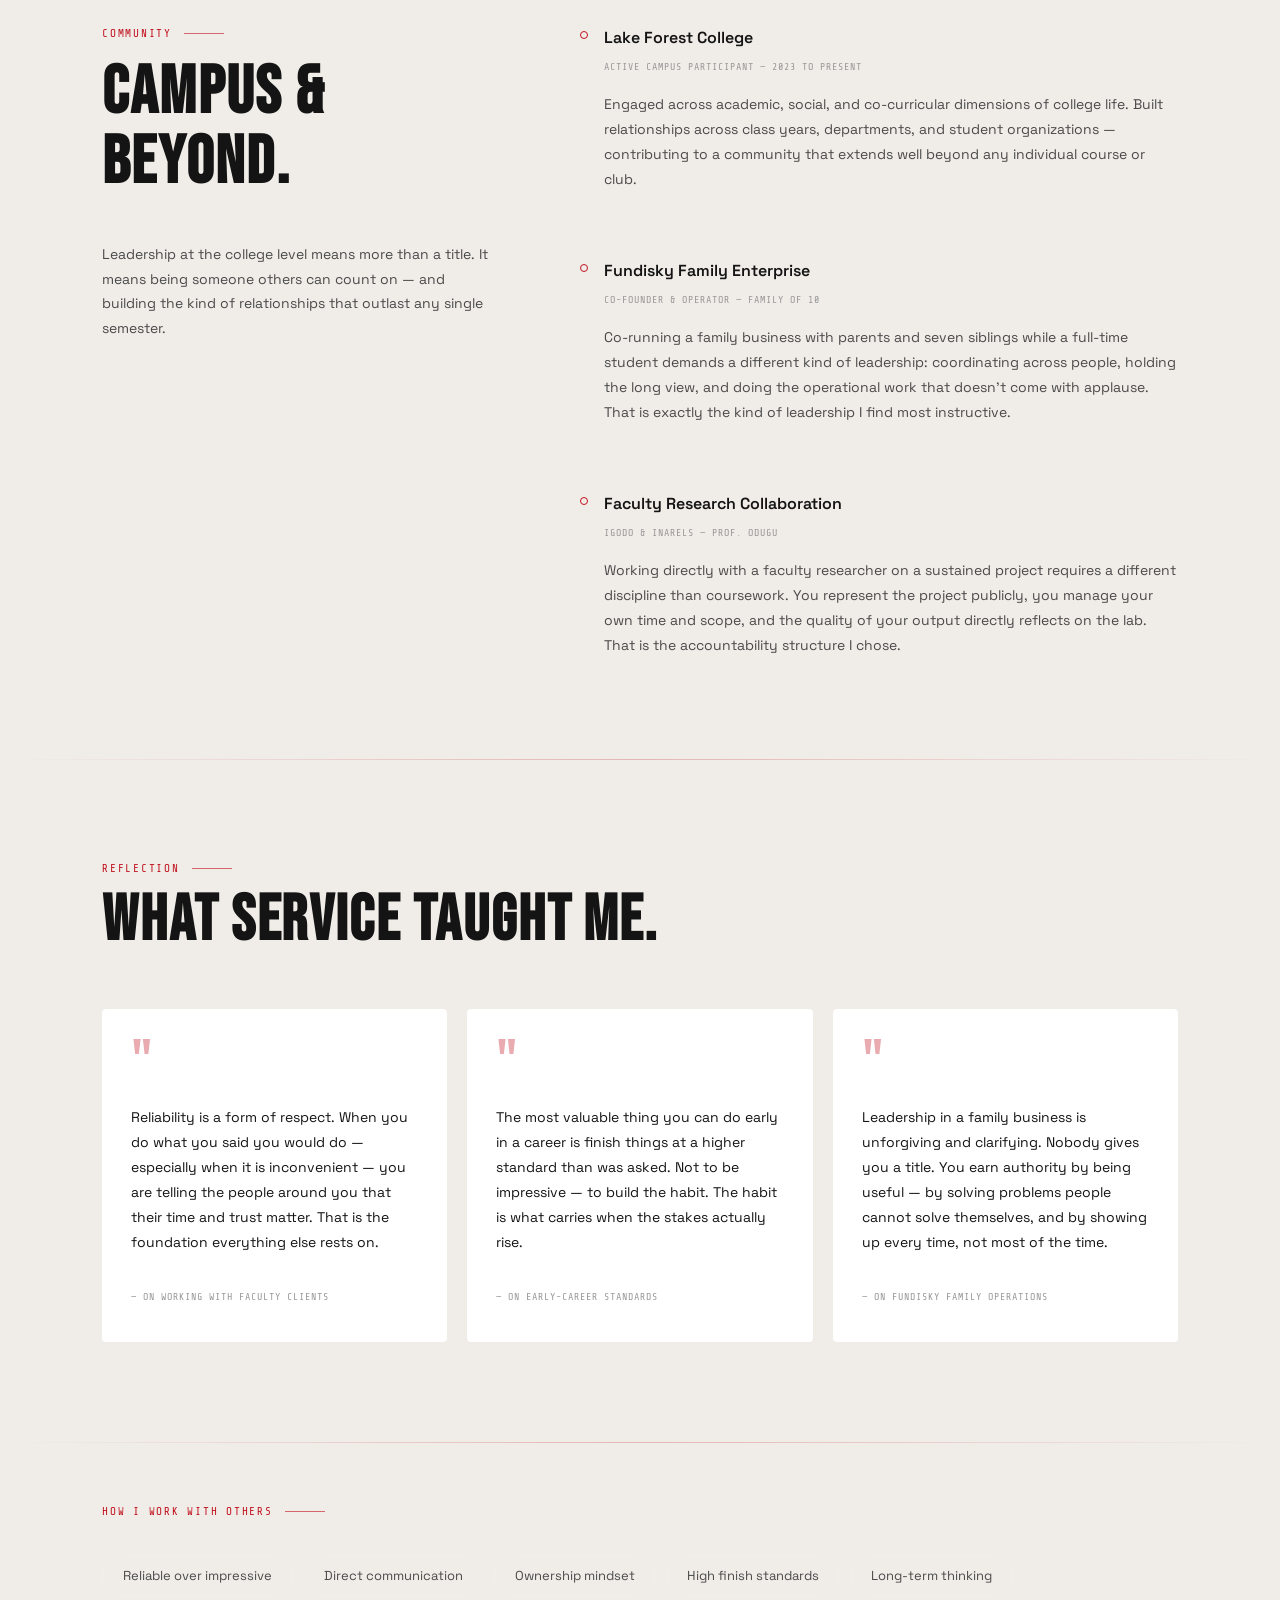
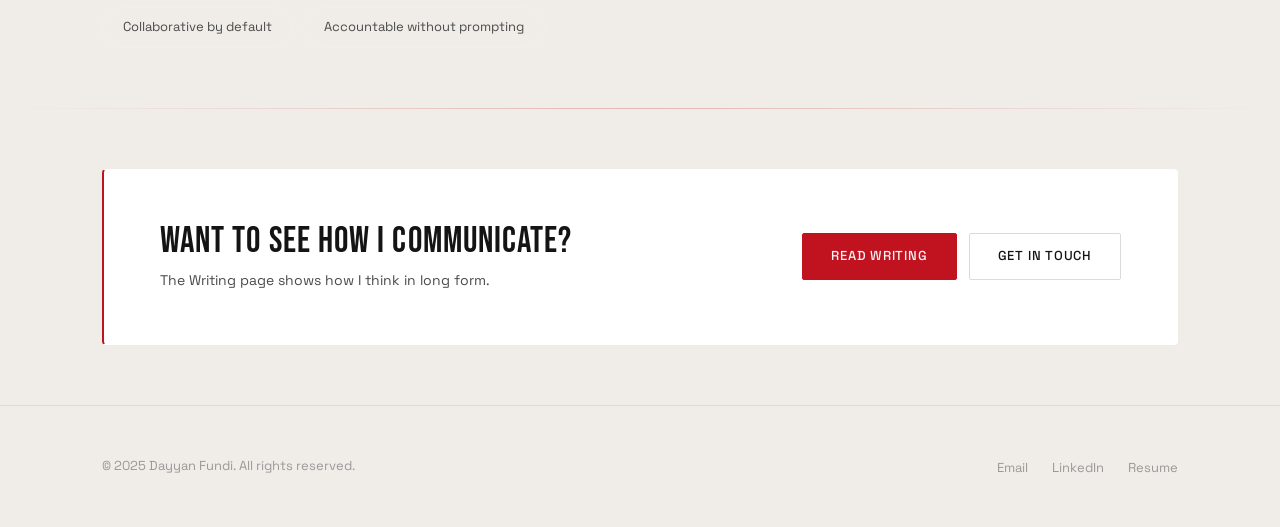
<file: leadership.html>
<!DOCTYPE html>
<html lang="en">
<head>
  <meta charset="UTF-8">
  <meta name="viewport" content="width=device-width, initial-scale=1.0">
  <title>Leadership — Dayyan Fundi</title>
  <meta name="description" content="Leadership, campus involvement, and community contribution by Dayyan Fundi — Lake Forest College. 2025 Leadership Award recipient.">
  <link rel="stylesheet" href="assets/css/global.css">
  <link rel="stylesheet" href="assets/css/leadership.css">
</head>
<body>

  <!-- ─── NAVIGATION ──────────────────────────────────────────────────────── -->
  <header class="nav" role="banner">
    <div class="container">
      <div class="nav__inner">
        <a href="index.html" class="nav__logo">DF<span>.</span></a>
        <nav aria-label="Primary navigation">
          <ul class="nav__links">
            <li><a href="index.html">Home</a></li>
            <li><a href="about.html">About</a></li>
            <li><a href="work.html">Work</a></li>
            <li><a href="journey.html">Journey</a></li>
            <li><a href="leadership.html">Leadership</a></li>
            <li><a href="writing.html">Writing</a></li>
            <li><a href="contact.html">Contact</a></li>
          </ul>
        </nav>
        <button class="nav__toggle" aria-label="Toggle navigation" aria-expanded="false">
          <span></span><span></span><span></span>
        </button>
      </div>
    </div>
  </header>

  <div class="nav__mobile" role="dialog" aria-label="Mobile navigation">
    <ul>
      <li><a href="index.html">Home</a></li>
      <li><a href="about.html">About</a></li>
      <li><a href="work.html">Work</a></li>
      <li><a href="journey.html">Journey</a></li>
      <li><a href="leadership.html">Leadership</a></li>
      <li><a href="writing.html">Writing</a></li>
      <li><a href="contact.html">Contact</a></li>
    </ul>
  </div>

  <main>

    <!-- ─── PAGE HERO ─────────────────────────────────────────────────────── -->
    <section class="lead-hero" aria-label="Leadership introduction">
      <div class="container">

        <div class="lead-hero__top reveal">
          <div class="section__eyebrow">Leadership</div>
        </div>

        <div class="lead-hero__split">
          <h1 class="lead-hero__title reveal reveal-delay-1">
            Character<br>is the<br><em>credential.</em>
          </h1>

          <div class="lead-hero__right">
            <p class="lead-hero__intro reveal reveal-delay-2">
              Technical skills get you into rooms. How you show up in those rooms —
              how reliable you are, how you handle responsibility, how you treat people
              when there is no grade on the line — determines what happens next.
              Leadership is not a section on a resume. It is a track record.
            </p>

            <!-- Award callout -->
            <div class="lead-award reveal reveal-delay-3" aria-label="2025 Leadership Award">
              <div class="lead-award__icon" aria-hidden="true">
                <svg width="28" height="28" viewBox="0 0 28 28" fill="none">
                  <path d="M14 3L17 10.5H25L18.5 15.5L21 23L14 18.5L7 23L9.5 15.5L3 10.5H11L14 3Z"
                        stroke="currentColor" stroke-width="1.4" stroke-linejoin="round"/>
                </svg>
              </div>
              <div class="lead-award__body">
                <div class="lead-award__label">Formally recognized</div>
                <div class="lead-award__title">2025 Lake Forest College Leadership Award</div>
                <p class="lead-award__desc">
                  One of Lake Forest College's annual distinctions awarded to students who
                  demonstrate initiative, reliability, and meaningful contribution to
                  campus and community — beyond what any course or requirement asks for.
                </p>
              </div>
            </div>
          </div>
        </div>

      </div>
    </section>

    <div class="divider"></div>

    <!-- ─── WHAT LEADERSHIP LOOKS LIKE ───────────────────────────────────── -->
    <section class="section lead-looks" aria-labelledby="looks-heading">
      <div class="container">
        <div class="section__header reveal">
          <div class="section__eyebrow">In practice</div>
          <h2 class="section__title" id="looks-heading">What it looks like.</h2>
        </div>

        <div class="lead-looks__grid">

          <div class="lead-looks__item reveal">
            <div class="lead-looks__bar" aria-hidden="true"></div>
            <div class="lead-looks__content">
              <div class="lead-looks__icon" aria-hidden="true">
                <svg width="20" height="20" viewBox="0 0 20 20" fill="none">
                  <path d="M10 2L3 7v11h5v-5h4v5h5V7L10 2z" stroke="currentColor" stroke-width="1.3" stroke-linejoin="round"/>
                </svg>
              </div>
              <h3 class="lead-looks__title">Owning deliverables fully</h3>
              <p class="lead-looks__desc">
                Every web platform I built for faculty clients — INARELS, IGODO —
                started with a brief and ended with a deployed, production-grade site.
                No handoffs, no half-finished work. When someone trusted me with
                something that mattered to them, I finished it.
              </p>
            </div>
          </div>

          <div class="lead-looks__item reveal reveal-delay-1">
            <div class="lead-looks__bar" aria-hidden="true"></div>
            <div class="lead-looks__content">
              <div class="lead-looks__icon" aria-hidden="true">
                <svg width="20" height="20" viewBox="0 0 20 20" fill="none">
                  <circle cx="10" cy="10" r="8" stroke="currentColor" stroke-width="1.3"/>
                  <path d="M10 6v4l3 2" stroke="currentColor" stroke-width="1.3" stroke-linecap="round"/>
                </svg>
              </div>
              <h3 class="lead-looks__title">Showing up before it is required</h3>
              <p class="lead-looks__desc">
                Both my professional roles — the research assistantship and the Evident
                ABA internship — were pursued, not assigned. Nobody told me to build
                professional experience while carrying a full course load. I decided
                that was the standard I wanted to hold myself to.
              </p>
            </div>
          </div>

          <div class="lead-looks__item reveal reveal-delay-2">
            <div class="lead-looks__bar" aria-hidden="true"></div>
            <div class="lead-looks__content">
              <div class="lead-looks__icon" aria-hidden="true">
                <svg width="20" height="20" viewBox="0 0 20 20" fill="none">
                  <path d="M17 21v-2a4 4 0 00-4-4H5a4 4 0 00-4 4v2" stroke="currentColor" stroke-width="1.3" stroke-linecap="round"/>
                  <circle cx="9" cy="7" r="4" stroke="currentColor" stroke-width="1.3"/>
                  <path d="M23 21v-2a4 4 0 00-3-3.87M16 3.13a4 4 0 010 7.75" stroke="currentColor" stroke-width="1.3" stroke-linecap="round"/>
                </svg>
              </div>
              <h3 class="lead-looks__title">Earning trust through consistency</h3>
              <p class="lead-looks__desc">
                The 2025 Leadership Award was not a competition I entered. It was a
                recognition by people who had watched how I worked over time. That
                kind of trust is built the same way every time: by doing what you
                said you would do, repeatedly, without needing to be reminded.
              </p>
            </div>
          </div>

          <div class="lead-looks__item reveal reveal-delay-3">
            <div class="lead-looks__bar" aria-hidden="true"></div>
            <div class="lead-looks__content">
              <div class="lead-looks__icon" aria-hidden="true">
                <svg width="20" height="20" viewBox="0 0 20 20" fill="none">
                  <path d="M12 20h9" stroke="currentColor" stroke-width="1.3" stroke-linecap="round"/>
                  <path d="M16.5 3.5a2.121 2.121 0 013 3L7 19l-4 1 1-4L16.5 3.5z" stroke="currentColor" stroke-width="1.3" stroke-linejoin="round"/>
                </svg>
              </div>
              <h3 class="lead-looks__title">Communicating with clarity and purpose</h3>
              <p class="lead-looks__desc">
                Writing policy articles for BreakingNewsABA is a discipline in
                saying something real and saying it cleanly. The same standard
                applies to every client interaction, every project update, every
                email. Communication is not soft — it is operational.
              </p>
            </div>
          </div>

        </div>
      </div>
    </section>

    <div class="divider"></div>

    <!-- ─── COMMUNITY & CAMPUS ────────────────────────────────────────────── -->
    <section class="section lead-campus" aria-labelledby="campus-heading">
      <div class="container">
        <div class="lead-campus__grid">

          <div class="lead-campus__left reveal">
            <div class="section__eyebrow">Community</div>
            <h2 class="section__title" id="campus-heading">Campus &amp;<br>beyond.</h2>
            <p class="lead-campus__note">
              Leadership at the college level means more than a title.
              It means being someone others can count on — and building
              the kind of relationships that outlast any single semester.
            </p>
          </div>

          <div class="lead-campus__right">

            <div class="lead-campus__item reveal">
              <div class="lead-campus__item-header">
                <span class="lead-campus__item-dot" aria-hidden="true"></span>
                <div>
                  <h3 class="lead-campus__item-title">Lake Forest College</h3>
                  <span class="lead-campus__item-sub">Active campus participant — 2023 to present</span>
                </div>
              </div>
              <p class="lead-campus__item-desc">
                Engaged across academic, social, and co-curricular dimensions of
                college life. Built relationships across class years, departments,
                and student organizations — contributing to a community that extends
                well beyond any individual course or club.
              </p>
            </div>

            <div class="lead-campus__item reveal reveal-delay-1">
              <div class="lead-campus__item-header">
                <span class="lead-campus__item-dot" aria-hidden="true"></span>
                <div>
                  <h3 class="lead-campus__item-title">Fundisky Family Enterprise</h3>
                  <span class="lead-campus__item-sub">Co-founder &amp; operator — family of 10</span>
                </div>
              </div>
              <p class="lead-campus__item-desc">
                Co-running a family business with parents and seven siblings while
                a full-time student demands a different kind of leadership: coordinating
                across people, holding the long view, and doing the operational work
                that doesn't come with applause. That is exactly the kind of leadership
                I find most instructive.
              </p>
            </div>

            <div class="lead-campus__item reveal reveal-delay-2">
              <div class="lead-campus__item-header">
                <span class="lead-campus__item-dot" aria-hidden="true"></span>
                <div>
                  <h3 class="lead-campus__item-title">Faculty Research Collaboration</h3>
                  <span class="lead-campus__item-sub">IGODO &amp; INARELS — Prof. Odugu</span>
                </div>
              </div>
              <p class="lead-campus__item-desc">
                Working directly with a faculty researcher on a sustained project
                requires a different discipline than coursework. You represent the
                project publicly, you manage your own time and scope, and the
                quality of your output directly reflects on the lab. That is the
                accountability structure I chose.
              </p>
            </div>

          </div>

        </div>
      </div>
    </section>

    <div class="divider"></div>

    <!-- ─── LESSONS ───────────────────────────────────────────────────────── -->
    <section class="section lead-lessons" aria-labelledby="lessons-heading">
      <div class="container">
        <div class="section__header reveal">
          <div class="section__eyebrow">Reflection</div>
          <h2 class="section__title" id="lessons-heading">What service taught me.</h2>
        </div>

        <div class="lead-lessons__grid">

          <blockquote class="lead-lesson reveal">
            <div class="lead-lesson__quote" aria-hidden="true">"</div>
            <p class="lead-lesson__text">
              Reliability is a form of respect. When you do what you said
              you would do — especially when it is inconvenient — you are
              telling the people around you that their time and trust matter.
              That is the foundation everything else rests on.
            </p>
            <footer class="lead-lesson__attr">— On working with faculty clients</footer>
          </blockquote>

          <blockquote class="lead-lesson reveal reveal-delay-1">
            <div class="lead-lesson__quote" aria-hidden="true">"</div>
            <p class="lead-lesson__text">
              The most valuable thing you can do early in a career is finish
              things at a higher standard than was asked. Not to be impressive —
              to build the habit. The habit is what carries when the stakes
              actually rise.
            </p>
            <footer class="lead-lesson__attr">— On early-career standards</footer>
          </blockquote>

          <blockquote class="lead-lesson reveal reveal-delay-2">
            <div class="lead-lesson__quote" aria-hidden="true">"</div>
            <p class="lead-lesson__text">
              Leadership in a family business is unforgiving and clarifying.
              Nobody gives you a title. You earn authority by being useful —
              by solving problems people cannot solve themselves, and by
              showing up every time, not most of the time.
            </p>
            <footer class="lead-lesson__attr">— On Fundisky Family operations</footer>
          </blockquote>

        </div>
      </div>
    </section>

    <div class="divider"></div>

    <!-- ─── VALUES ────────────────────────────────────────────────────────── -->
    <section class="section-sm lead-values" aria-labelledby="values-heading">
      <div class="container">
        <div class="lead-values__inner">
          <div class="lead-values__label reveal">
            <div class="section__eyebrow">How I work with others</div>
          </div>
          <div class="lead-values__pills reveal reveal-delay-1">
            <span>Reliable over impressive</span>
            <span>Direct communication</span>
            <span>Ownership mindset</span>
            <span>High finish standards</span>
            <span>Long-term thinking</span>
            <span>Collaborative by default</span>
            <span>Accountable without prompting</span>
          </div>
        </div>
      </div>
    </section>

    <div class="divider"></div>

    <!-- ─── CTA ───────────────────────────────────────────────────────────── -->
    <section class="section-sm" aria-label="Next steps">
      <div class="container">
        <div class="lead-cta reveal">
          <div>
            <p class="lead-cta__heading">Want to see how I communicate?</p>
            <p class="lead-cta__sub">The Writing page shows how I think in long form.</p>
          </div>
          <div class="lead-cta__buttons">
            <a href="writing.html" class="btn btn-primary">Read Writing</a>
            <a href="contact.html" class="btn btn-outline">Get in Touch</a>
          </div>
        </div>
      </div>
    </section>

  </main>

  <!-- ─── FOOTER ─────────────────────────────────────────────────────────── -->
  <footer class="footer" role="contentinfo">
    <div class="container">
      <div class="footer__inner">
        <p class="footer__copy">&copy; 2025 Dayyan Fundi. All rights reserved.</p>
        <ul class="footer__links">
          <li><a href="mailto:dfundi@lakeforest.edu">Email</a></li>
          <li><a href="https://linkedin.com/in/dayyan-fundi-93078b273" target="_blank" rel="noopener">LinkedIn</a></li>
          <li><a href="contact.html">Resume</a></li>
        </ul>
      </div>
    </div>
  </footer>

  <script src="assets/js/global.js"></script>
</body>
</html>
</file>
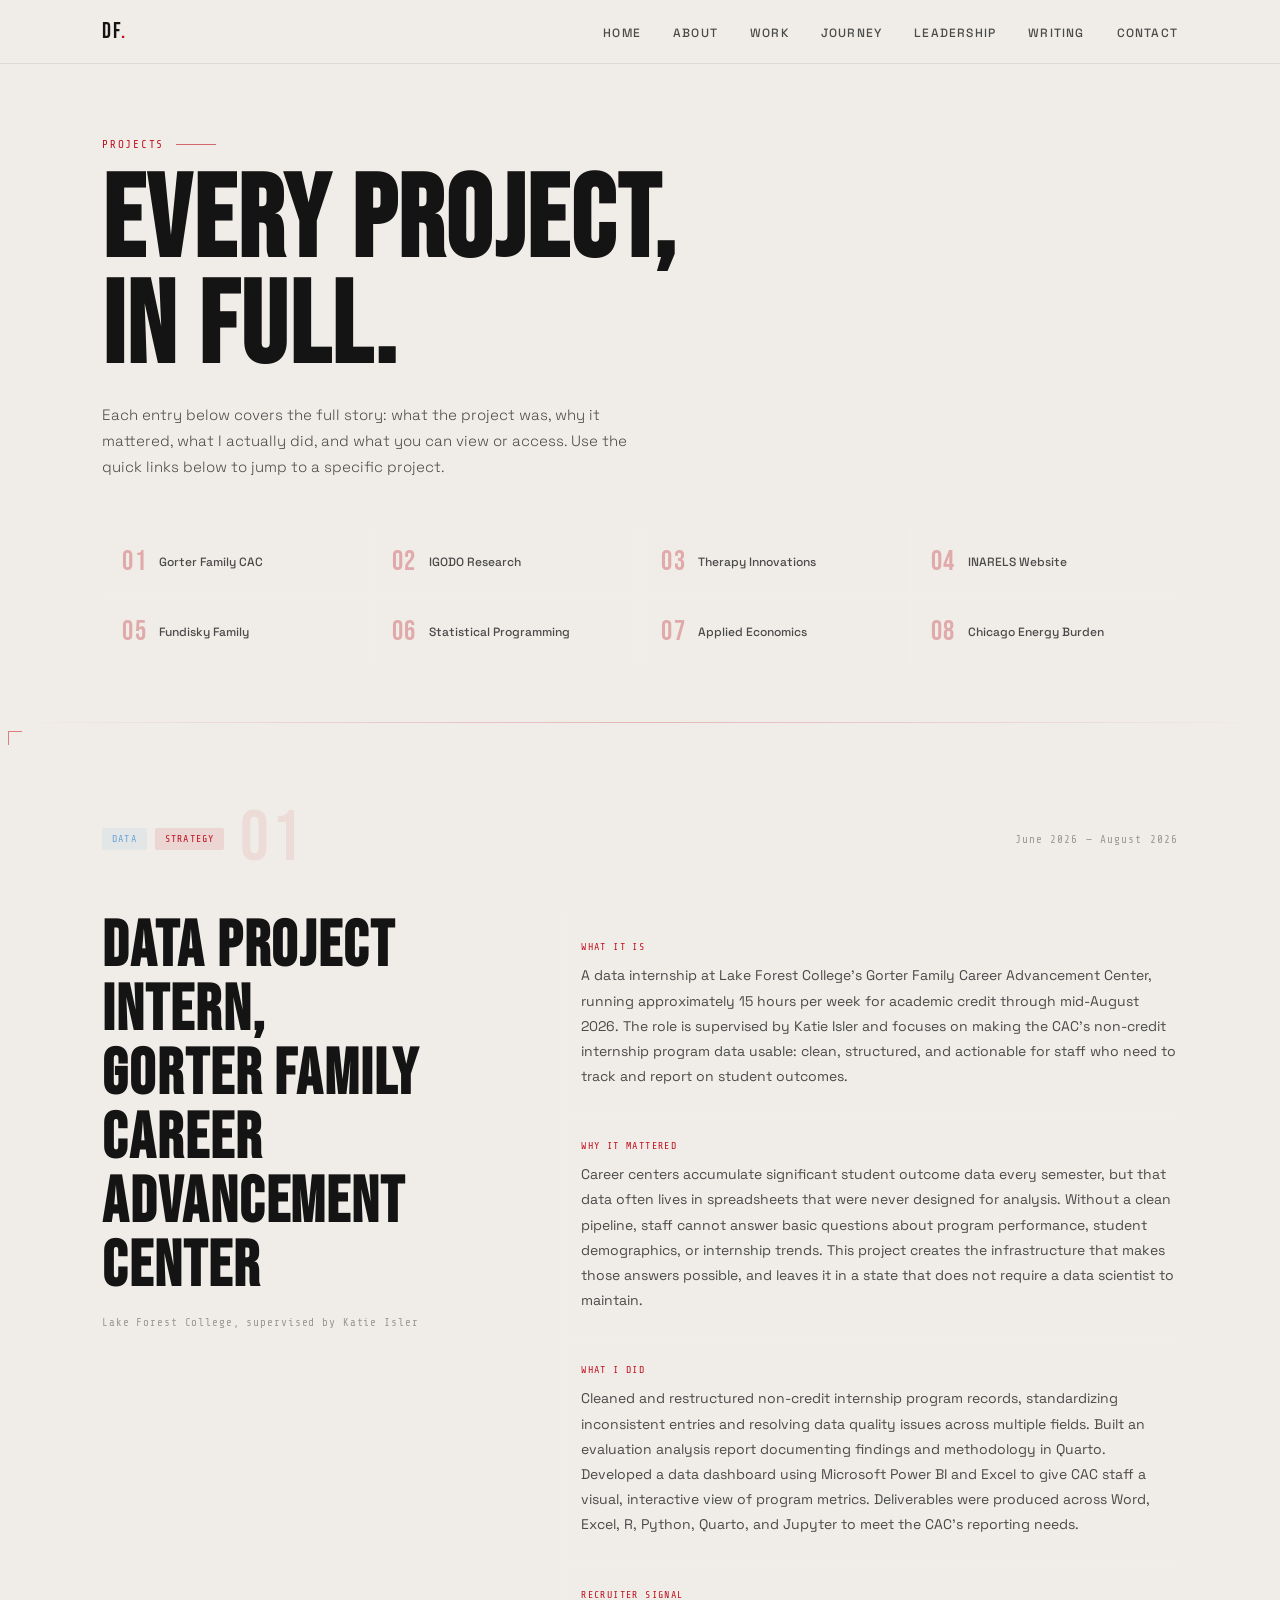
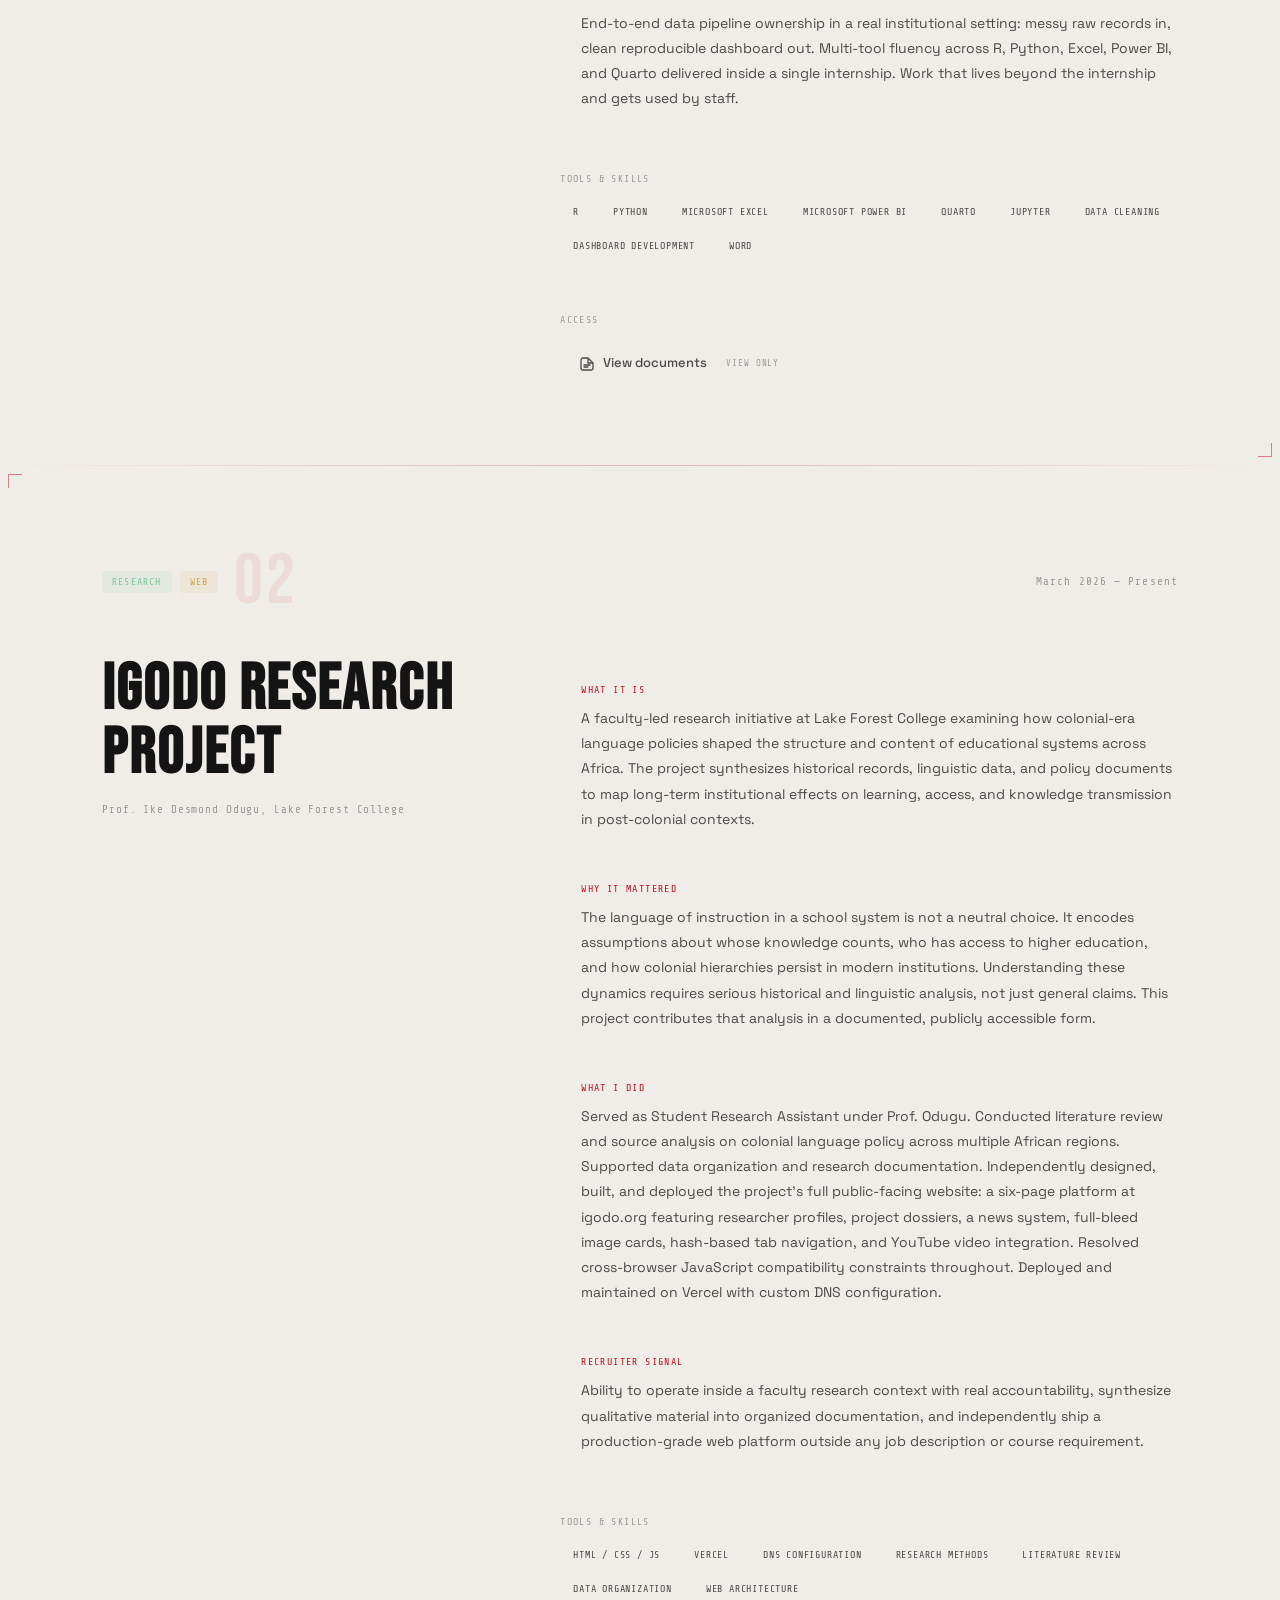
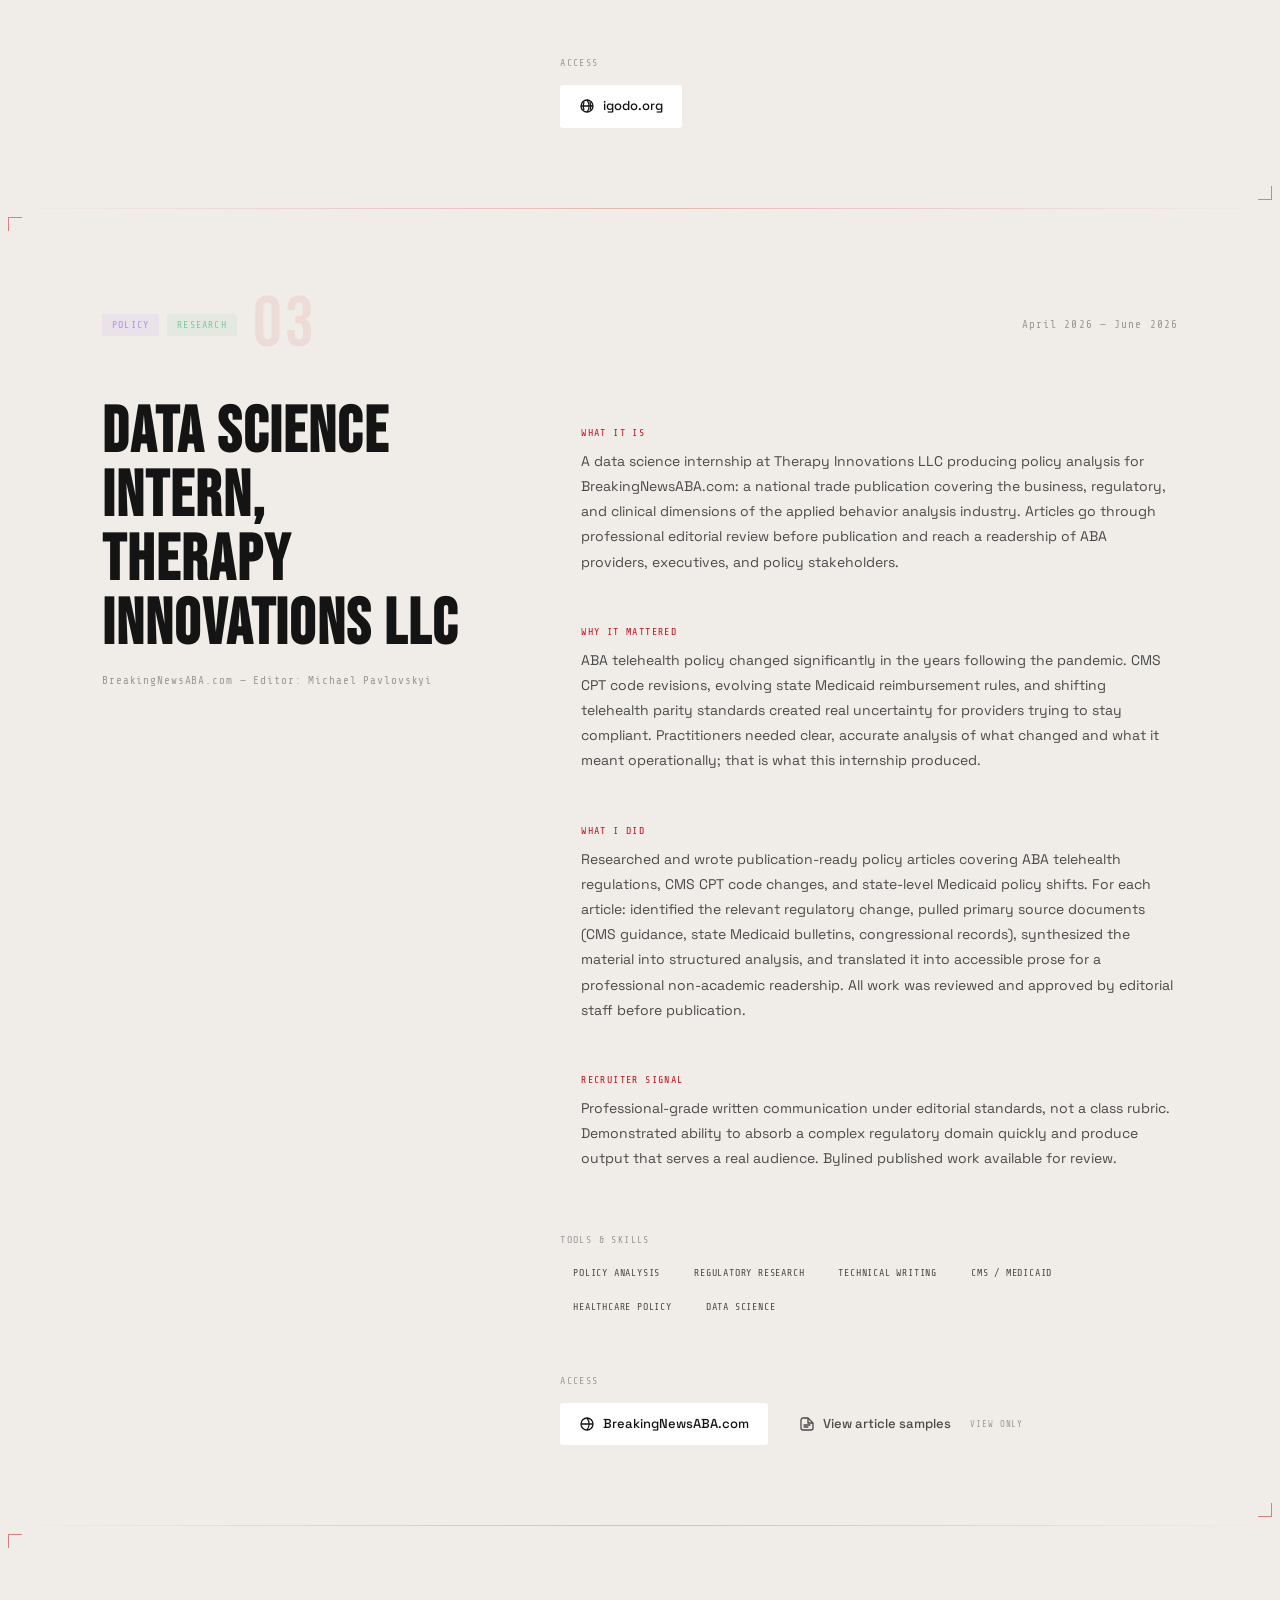
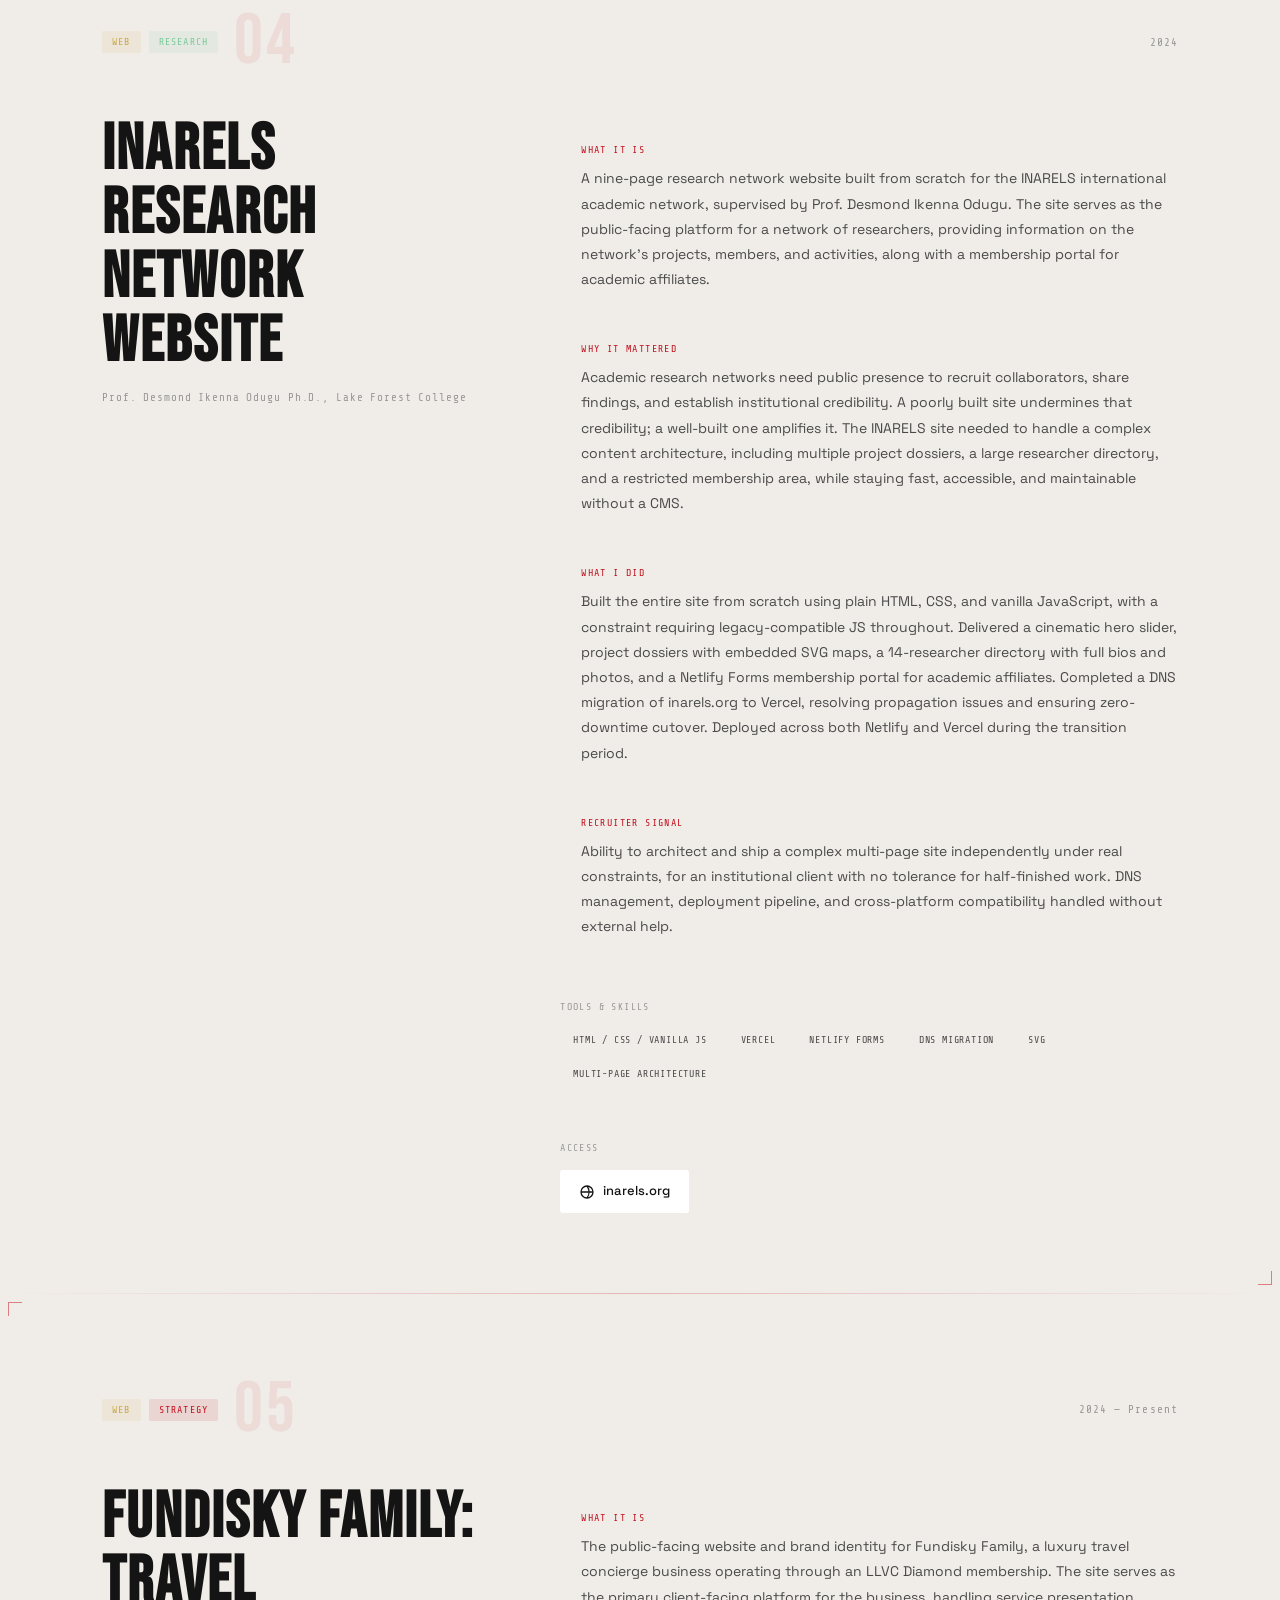
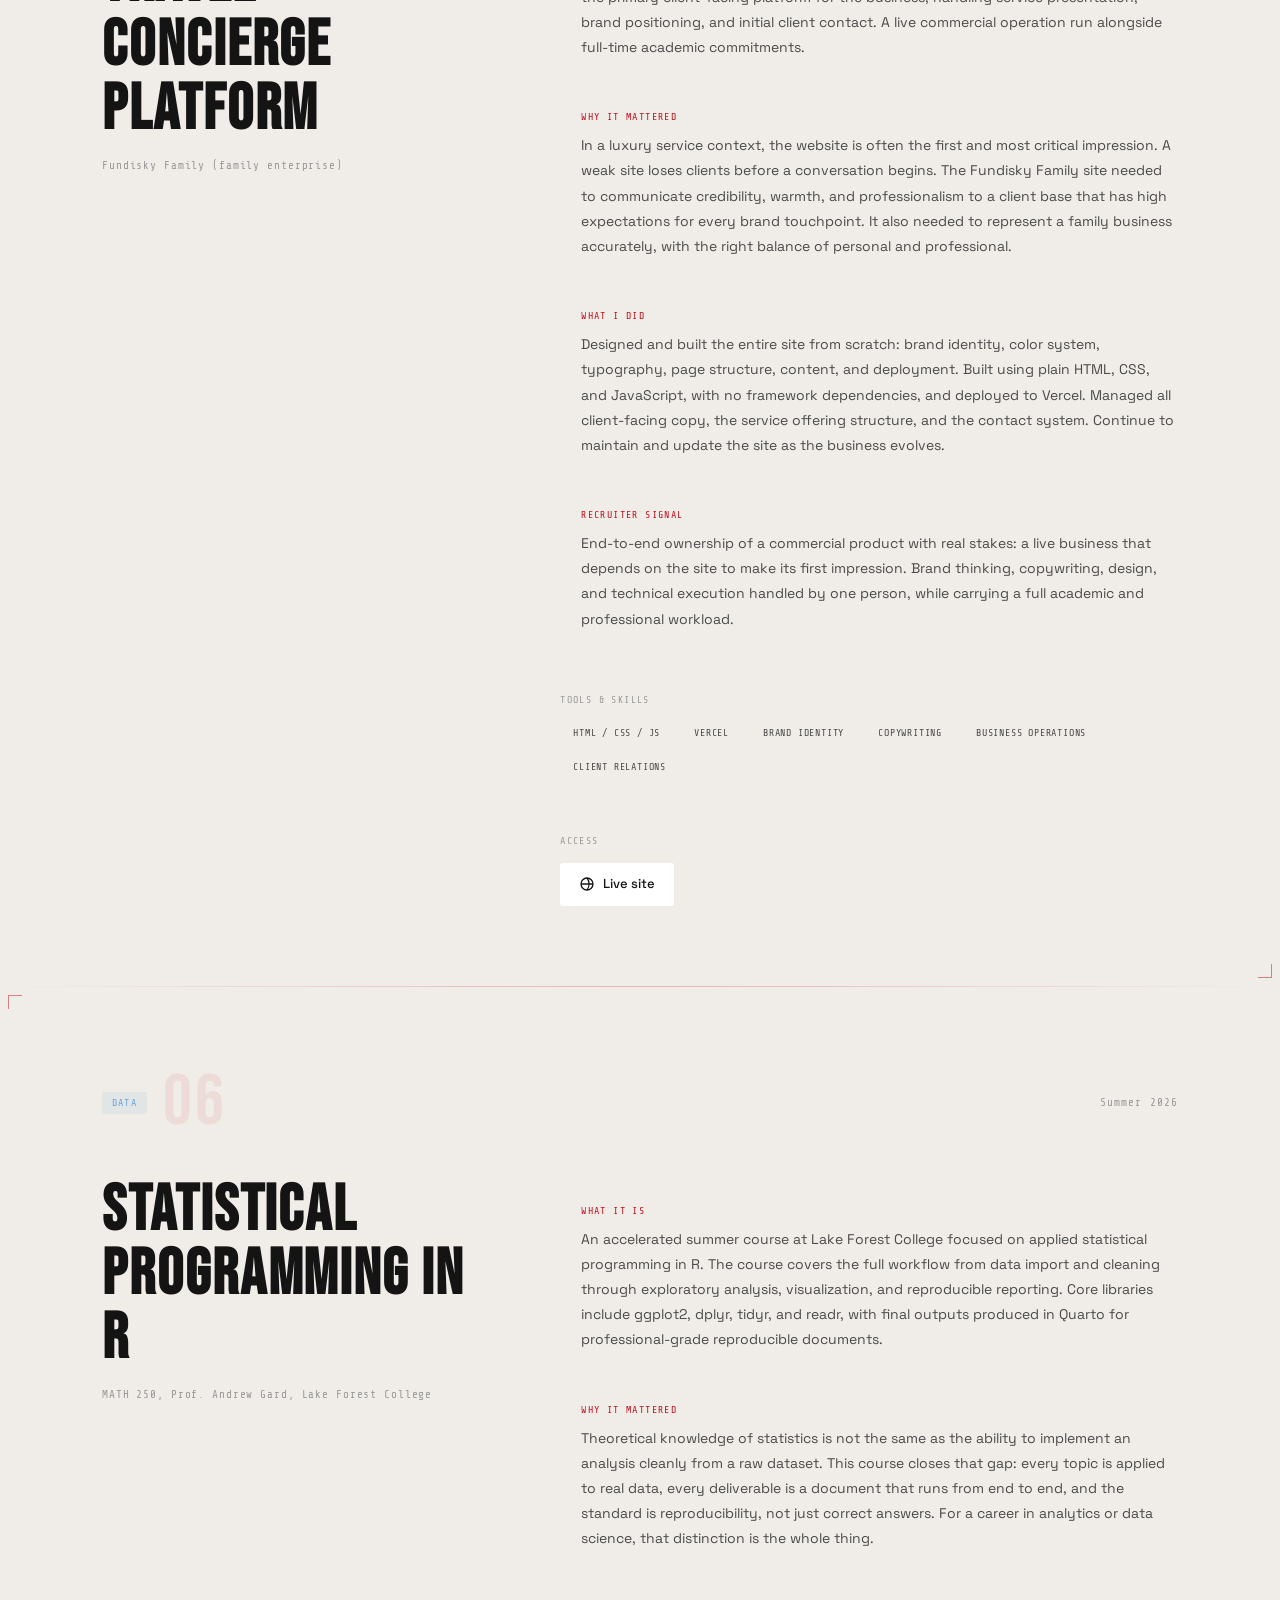
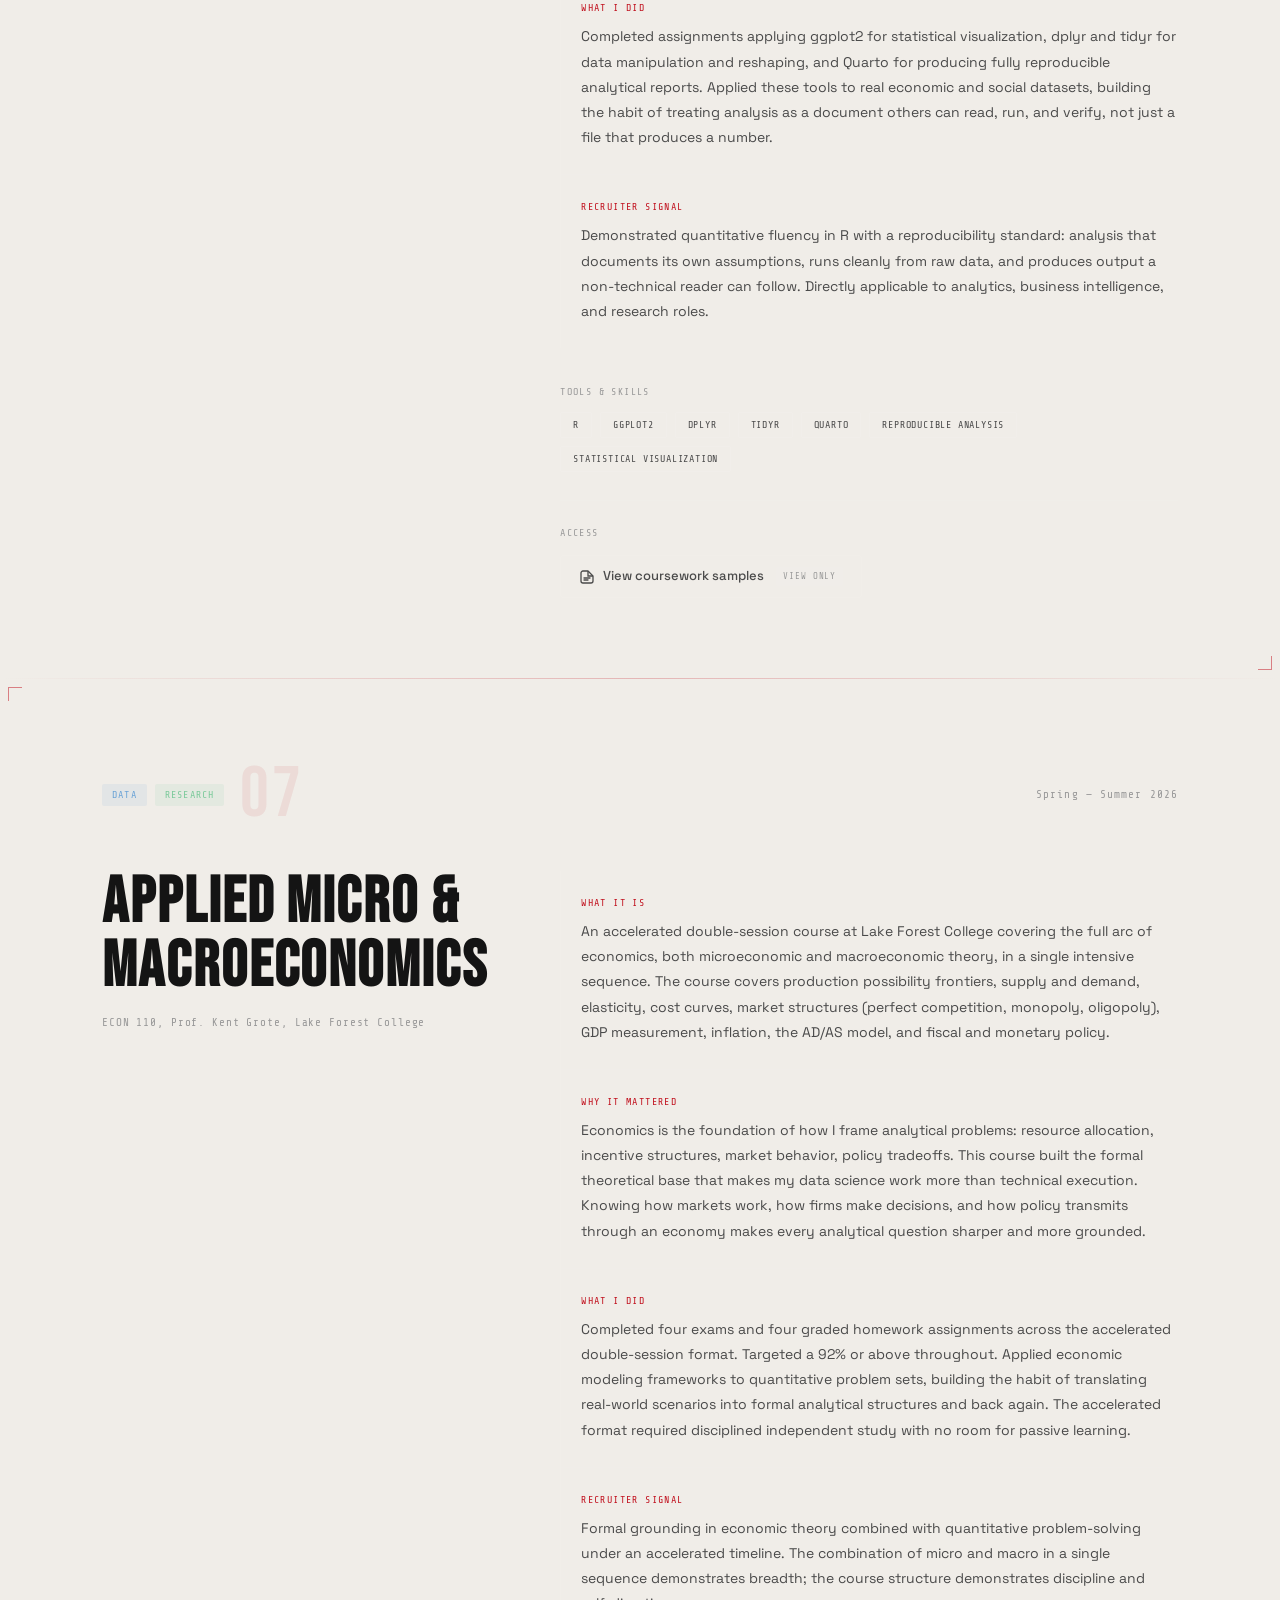
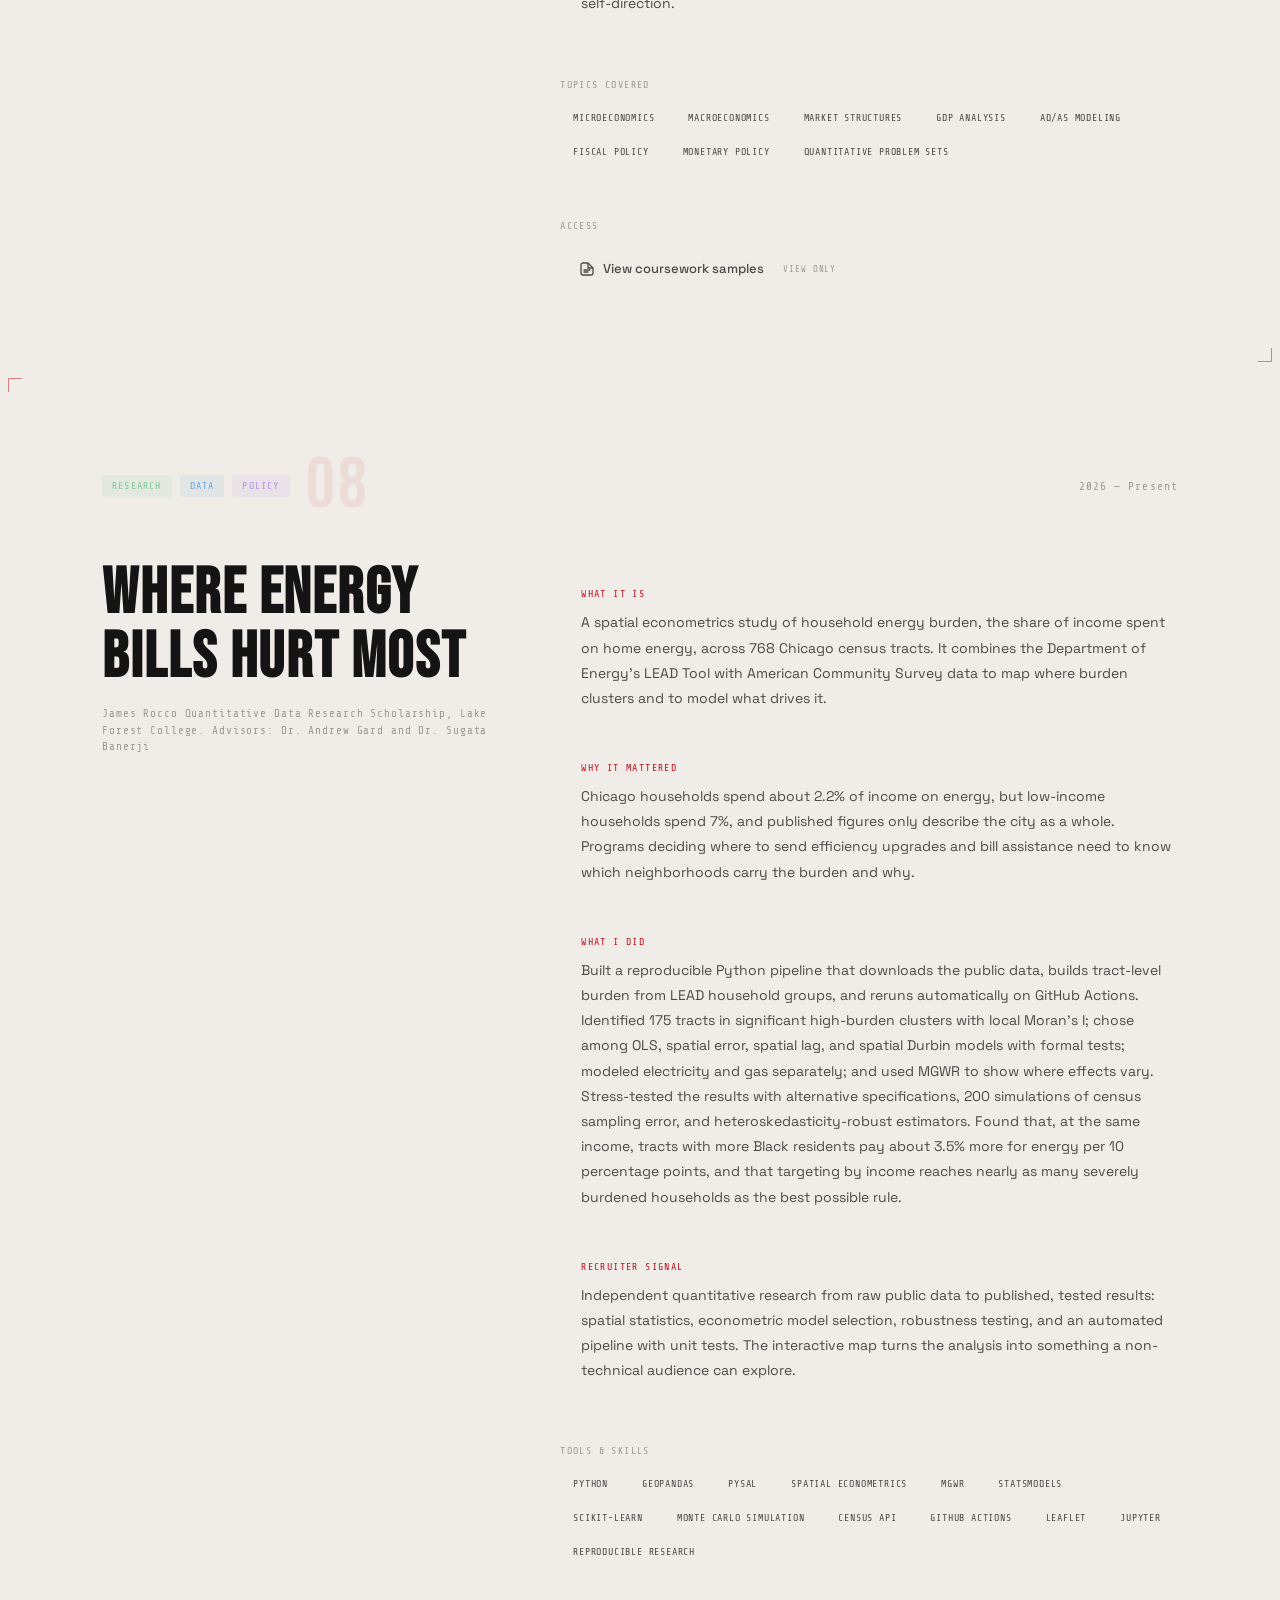
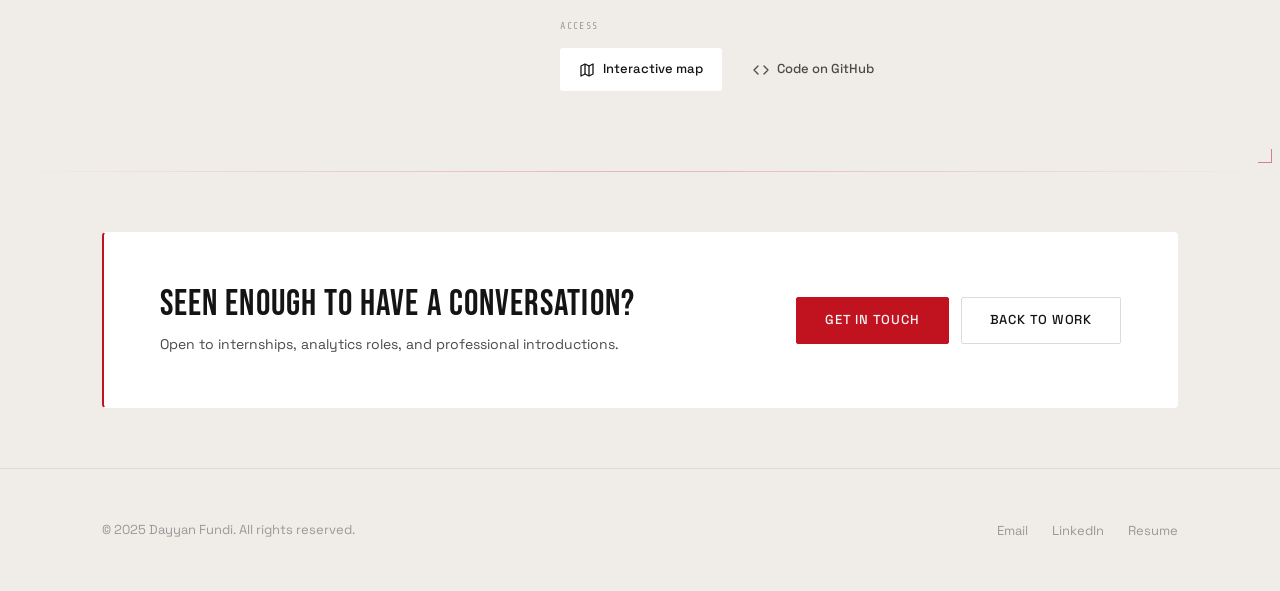
<file: projects.html>
<!DOCTYPE html>
<html lang="en">
<head>
  <meta charset="UTF-8">
  <meta name="viewport" content="width=device-width, initial-scale=1.0">
  <title>Projects — Dayyan Fundi</title>
  <meta name="description" content="Detailed project write-ups by Dayyan Fundi: data internships, research platforms, policy work, web development, and academic projects.">
  <link rel="stylesheet" href="assets/css/global.css">
  <link rel="stylesheet" href="assets/css/projects.css">
</head>
<body>

  <!-- ─── NAVIGATION ──────────────────────────────────────────────────────── -->
  <header class="nav" role="banner">
    <div class="container">
      <div class="nav__inner">
        <a href="index.html" class="nav__logo">DF<span>.</span></a>
        <nav aria-label="Primary navigation">
          <ul class="nav__links">
            <li><a href="index.html">Home</a></li>
            <li><a href="about.html">About</a></li>
            <li><a href="work.html">Work</a></li>
            <li><a href="journey.html">Journey</a></li>
            <li><a href="leadership.html">Leadership</a></li>
            <li><a href="writing.html">Writing</a></li>
            <li><a href="contact.html">Contact</a></li>
          </ul>
        </nav>
        <button class="nav__toggle" aria-label="Toggle navigation" aria-expanded="false">
          <span></span><span></span><span></span>
        </button>
      </div>
    </div>
  </header>

  <div class="nav__mobile" role="dialog" aria-label="Mobile navigation">
    <ul>
      <li><a href="index.html">Home</a></li>
      <li><a href="about.html">About</a></li>
      <li><a href="work.html">Work</a></li>
      <li><a href="journey.html">Journey</a></li>
      <li><a href="leadership.html">Leadership</a></li>
      <li><a href="writing.html">Writing</a></li>
      <li><a href="contact.html">Contact</a></li>
    </ul>
  </div>

  <main>

    <!-- ─── PAGE HERO ─────────────────────────────────────────────────────── -->
    <section class="proj-hero" aria-label="Projects introduction">
      <div class="container">
        <div class="section__eyebrow reveal">Projects</div>
        <h1 class="proj-hero__title reveal reveal-delay-1">Every project,<br>in full.</h1>
        <p class="proj-hero__sub reveal reveal-delay-2">
          Each entry below covers the full story: what the project was, why it mattered,
          what I actually did, and what you can view or access. Use the quick links
          below to jump to a specific project.
        </p>

        <!-- Quick-jump index -->
        <nav class="proj-index reveal reveal-delay-3" aria-label="Jump to project">
          <a href="#cac" class="proj-index__item">
            <span class="proj-index__num">01</span>
            <span class="proj-index__label">Gorter Family CAC</span>
          </a>
          <a href="#igodo" class="proj-index__item">
            <span class="proj-index__num">02</span>
            <span class="proj-index__label">IGODO Research</span>
          </a>
          <a href="#aba" class="proj-index__item">
            <span class="proj-index__num">03</span>
            <span class="proj-index__label">Therapy Innovations</span>
          </a>
          <a href="#inarels" class="proj-index__item">
            <span class="proj-index__num">04</span>
            <span class="proj-index__label">INARELS Website</span>
          </a>
          <a href="#fundisky" class="proj-index__item">
            <span class="proj-index__num">05</span>
            <span class="proj-index__label">Fundisky Family</span>
          </a>
          <a href="#r-programming" class="proj-index__item">
            <span class="proj-index__num">06</span>
            <span class="proj-index__label">Statistical Programming</span>
          </a>
          <a href="#econ" class="proj-index__item">
            <span class="proj-index__num">07</span>
            <span class="proj-index__label">Applied Economics</span>
          </a>
          <a href="#energy-burden" class="proj-index__item">
            <span class="proj-index__num">08</span>
            <span class="proj-index__label">Chicago Energy Burden</span>
          </a>
        </nav>
      </div>
    </section>

    <div class="divider"></div>

    <!-- ═══════════════════════════════════════════════════════════════════════
         PROJECT 01 : GORTER FAMILY CAC
    ════════════════════════════════════════════════════════════════════════════ -->
    <article class="proj-entry" id="cac" aria-labelledby="cac-title">
      <div class="container">

        <div class="proj-entry__header">
          <div class="proj-entry__meta">
            <span class="proj-tag proj-tag--data">Data</span>
            <span class="proj-tag proj-tag--strategy">Strategy</span>
            <span class="proj-num" aria-hidden="true">01</span>
          </div>
          <div class="proj-entry__period">June 2026 — August 2026</div>
        </div>

        <div class="proj-entry__body">
          <div class="proj-entry__left">
            <h2 class="proj-entry__title" id="cac-title">
              Data Project Intern,<br>Gorter Family Career<br>Advancement Center
            </h2>
            <p class="proj-entry__org">Lake Forest College, supervised by Katie Isler</p>
          </div>

          <div class="proj-entry__right">

            <div class="proj-qa">
              <div class="proj-qa__item">
                <span class="proj-qa__label">What it is</span>
                <p>A data internship at Lake Forest College's Gorter Family Career Advancement Center, running approximately 15 hours per week for academic credit through mid-August 2026. The role is supervised by Katie Isler and focuses on making the CAC's non-credit internship program data usable: clean, structured, and actionable for staff who need to track and report on student outcomes.</p>
              </div>

              <div class="proj-qa__item">
                <span class="proj-qa__label">Why it mattered</span>
                <p>Career centers accumulate significant student outcome data every semester, but that data often lives in spreadsheets that were never designed for analysis. Without a clean pipeline, staff cannot answer basic questions about program performance, student demographics, or internship trends. This project creates the infrastructure that makes those answers possible, and leaves it in a state that does not require a data scientist to maintain.</p>
              </div>

              <div class="proj-qa__item">
                <span class="proj-qa__label">What I did</span>
                <p>Cleaned and restructured non-credit internship program records, standardizing inconsistent entries and resolving data quality issues across multiple fields. Built an evaluation analysis report documenting findings and methodology in Quarto. Developed a data dashboard using Microsoft Power BI and Excel to give CAC staff a visual, interactive view of program metrics. Deliverables were produced across Word, Excel, R, Python, Quarto, and Jupyter to meet the CAC's reporting needs.</p>
              </div>

              <div class="proj-qa__item">
                <span class="proj-qa__label">Recruiter signal</span>
                <p>End-to-end data pipeline ownership in a real institutional setting: messy raw records in, clean reproducible dashboard out. Multi-tool fluency across R, Python, Excel, Power BI, and Quarto delivered inside a single internship. Work that lives beyond the internship and gets used by staff.</p>
              </div>
            </div>

            <div class="proj-tools">
              <div class="proj-tools__label">Tools &amp; skills</div>
              <div class="proj-tools__list">
                <span>R</span><span>Python</span><span>Microsoft Excel</span>
                <span>Microsoft Power BI</span><span>Quarto</span><span>Jupyter</span>
                <span>Data Cleaning</span><span>Dashboard Development</span><span>Word</span>
              </div>
            </div>

            <div class="proj-links">
              <div class="proj-links__label">Access</div>
              <div class="proj-links__row">
                <!-- Placeholder: swap href to your actual document viewer URL when ready -->
                <a href="#" class="proj-link proj-link--doc" aria-label="View project documents">
                  <svg width="16" height="16" viewBox="0 0 16 16" fill="none" aria-hidden="true">
                    <path d="M9 2H4a2 2 0 00-2 2v8a2 2 0 002 2h8a2 2 0 002-2V7L9 2z" stroke="currentColor" stroke-width="1.3" stroke-linejoin="round"/>
                    <path d="M9 2v5h5" stroke="currentColor" stroke-width="1.3"/>
                    <path d="M5 9h6M5 11h4" stroke="currentColor" stroke-width="1.3" stroke-linecap="round"/>
                  </svg>
                  View documents
                  <span class="proj-link__badge">View only</span>
                </a>
              </div>
            </div>

          </div>
        </div>
      </div>
    </article>

    <div class="divider"></div>

    <!-- ═══════════════════════════════════════════════════════════════════════
         PROJECT 02 : IGODO RESEARCH
    ════════════════════════════════════════════════════════════════════════════ -->
    <article class="proj-entry" id="igodo" aria-labelledby="igodo-title">
      <div class="container">

        <div class="proj-entry__header">
          <div class="proj-entry__meta">
            <span class="proj-tag proj-tag--research">Research</span>
            <span class="proj-tag proj-tag--web">Web</span>
            <span class="proj-num" aria-hidden="true">02</span>
          </div>
          <div class="proj-entry__period">March 2026 — Present</div>
        </div>

        <div class="proj-entry__body">
          <div class="proj-entry__left">
            <h2 class="proj-entry__title" id="igodo-title">
              IGODO Research<br>Project
            </h2>
            <p class="proj-entry__org">Prof. Ike Desmond Odugu, Lake Forest College</p>
          </div>

          <div class="proj-entry__right">

            <div class="proj-qa">
              <div class="proj-qa__item">
                <span class="proj-qa__label">What it is</span>
                <p>A faculty-led research initiative at Lake Forest College examining how colonial-era language policies shaped the structure and content of educational systems across Africa. The project synthesizes historical records, linguistic data, and policy documents to map long-term institutional effects on learning, access, and knowledge transmission in post-colonial contexts.</p>
              </div>

              <div class="proj-qa__item">
                <span class="proj-qa__label">Why it mattered</span>
                <p>The language of instruction in a school system is not a neutral choice. It encodes assumptions about whose knowledge counts, who has access to higher education, and how colonial hierarchies persist in modern institutions. Understanding these dynamics requires serious historical and linguistic analysis, not just general claims. This project contributes that analysis in a documented, publicly accessible form.</p>
              </div>

              <div class="proj-qa__item">
                <span class="proj-qa__label">What I did</span>
                <p>Served as Student Research Assistant under Prof. Odugu. Conducted literature review and source analysis on colonial language policy across multiple African regions. Supported data organization and research documentation. Independently designed, built, and deployed the project's full public-facing website: a six-page platform at igodo.org featuring researcher profiles, project dossiers, a news system, full-bleed image cards, hash-based tab navigation, and YouTube video integration. Resolved cross-browser JavaScript compatibility constraints throughout. Deployed and maintained on Vercel with custom DNS configuration.</p>
              </div>

              <div class="proj-qa__item">
                <span class="proj-qa__label">Recruiter signal</span>
                <p>Ability to operate inside a faculty research context with real accountability, synthesize qualitative material into organized documentation, and independently ship a production-grade web platform outside any job description or course requirement.</p>
              </div>
            </div>

            <div class="proj-tools">
              <div class="proj-tools__label">Tools &amp; skills</div>
              <div class="proj-tools__list">
                <span>HTML / CSS / JS</span><span>Vercel</span><span>DNS Configuration</span>
                <span>Research Methods</span><span>Literature Review</span>
                <span>Data Organization</span><span>Web Architecture</span>
              </div>
            </div>

            <div class="proj-links">
              <div class="proj-links__label">Access</div>
              <div class="proj-links__row">
                <a href="https://www.igodo.org" target="_blank" rel="noopener" class="proj-link proj-link--live">
                  <svg width="16" height="16" viewBox="0 0 16 16" fill="none" aria-hidden="true">
                    <circle cx="8" cy="8" r="6" stroke="currentColor" stroke-width="1.3"/>
                    <path d="M8 2a10 10 0 010 12M2 8h12" stroke="currentColor" stroke-width="1.3"/>
                    <path d="M5 4a10 10 0 000 8M11 4a10 10 0 010 8" stroke="currentColor" stroke-width="1.3"/>
                  </svg>
                  igodo.org
                </a>
              </div>
            </div>

          </div>
        </div>
      </div>
    </article>

    <div class="divider"></div>

    <!-- ═══════════════════════════════════════════════════════════════════════
         PROJECT 03 : THERAPY INNOVATIONS / BREAKINGNEWSABA
    ════════════════════════════════════════════════════════════════════════════ -->
    <article class="proj-entry" id="aba" aria-labelledby="aba-title">
      <div class="container">

        <div class="proj-entry__header">
          <div class="proj-entry__meta">
            <span class="proj-tag proj-tag--policy">Policy</span>
            <span class="proj-tag proj-tag--research">Research</span>
            <span class="proj-num" aria-hidden="true">03</span>
          </div>
          <div class="proj-entry__period">April 2026 — June 2026</div>
        </div>

        <div class="proj-entry__body">
          <div class="proj-entry__left">
            <h2 class="proj-entry__title" id="aba-title">
              Data Science Intern,<br>Therapy Innovations LLC
            </h2>
            <p class="proj-entry__org">BreakingNewsABA.com — Editor: Michael Pavlovskyi</p>
          </div>

          <div class="proj-entry__right">

            <div class="proj-qa">
              <div class="proj-qa__item">
                <span class="proj-qa__label">What it is</span>
                <p>A data science internship at Therapy Innovations LLC producing policy analysis for BreakingNewsABA.com: a national trade publication covering the business, regulatory, and clinical dimensions of the applied behavior analysis industry. Articles go through professional editorial review before publication and reach a readership of ABA providers, executives, and policy stakeholders.</p>
              </div>

              <div class="proj-qa__item">
                <span class="proj-qa__label">Why it mattered</span>
                <p>ABA telehealth policy changed significantly in the years following the pandemic. CMS CPT code revisions, evolving state Medicaid reimbursement rules, and shifting telehealth parity standards created real uncertainty for providers trying to stay compliant. Practitioners needed clear, accurate analysis of what changed and what it meant operationally; that is what this internship produced.</p>
              </div>

              <div class="proj-qa__item">
                <span class="proj-qa__label">What I did</span>
                <p>Researched and wrote publication-ready policy articles covering ABA telehealth regulations, CMS CPT code changes, and state-level Medicaid policy shifts. For each article: identified the relevant regulatory change, pulled primary source documents (CMS guidance, state Medicaid bulletins, congressional records), synthesized the material into structured analysis, and translated it into accessible prose for a professional non-academic readership. All work was reviewed and approved by editorial staff before publication.</p>
              </div>

              <div class="proj-qa__item">
                <span class="proj-qa__label">Recruiter signal</span>
                <p>Professional-grade written communication under editorial standards, not a class rubric. Demonstrated ability to absorb a complex regulatory domain quickly and produce output that serves a real audience. Bylined published work available for review.</p>
              </div>
            </div>

            <div class="proj-tools">
              <div class="proj-tools__label">Tools &amp; skills</div>
              <div class="proj-tools__list">
                <span>Policy Analysis</span><span>Regulatory Research</span>
                <span>Technical Writing</span><span>CMS / Medicaid</span>
                <span>Healthcare Policy</span><span>Data Science</span>
              </div>
            </div>

            <div class="proj-links">
              <div class="proj-links__label">Access</div>
              <div class="proj-links__row">
                <a href="https://breakingnewsaba.com" target="_blank" rel="noopener" class="proj-link proj-link--live">
                  <svg width="16" height="16" viewBox="0 0 16 16" fill="none" aria-hidden="true">
                    <circle cx="8" cy="8" r="6" stroke="currentColor" stroke-width="1.3"/>
                    <path d="M8 2a10 10 0 010 12M2 8h12" stroke="currentColor" stroke-width="1.3"/>
                  </svg>
                  BreakingNewsABA.com
                </a>
                <!-- Placeholder: swap href to your document viewer URL when ready -->
                <a href="articles.html" class="proj-link proj-link--doc" aria-label="View article samples">
                  <svg width="16" height="16" viewBox="0 0 16 16" fill="none" aria-hidden="true">
                    <path d="M9 2H4a2 2 0 00-2 2v8a2 2 0 002 2h8a2 2 0 002-2V7L9 2z" stroke="currentColor" stroke-width="1.3" stroke-linejoin="round"/>
                    <path d="M9 2v5h5" stroke="currentColor" stroke-width="1.3"/>
                    <path d="M5 9h6M5 11h4" stroke="currentColor" stroke-width="1.3" stroke-linecap="round"/>
                  </svg>
                  View article samples
                  <span class="proj-link__badge">View only</span>
                </a>
              </div>
            </div>

          </div>
        </div>
      </div>
    </article>

    <div class="divider"></div>

    <!-- ═══════════════════════════════════════════════════════════════════════
         PROJECT 04 : INARELS WEBSITE
    ════════════════════════════════════════════════════════════════════════════ -->
    <article class="proj-entry" id="inarels" aria-labelledby="inarels-title">
      <div class="container">

        <div class="proj-entry__header">
          <div class="proj-entry__meta">
            <span class="proj-tag proj-tag--web">Web</span>
            <span class="proj-tag proj-tag--research">Research</span>
            <span class="proj-num" aria-hidden="true">04</span>
          </div>
          <div class="proj-entry__period">2024</div>
        </div>

        <div class="proj-entry__body">
          <div class="proj-entry__left">
            <h2 class="proj-entry__title" id="inarels-title">
              INARELS Research<br>Network Website
            </h2>
            <p class="proj-entry__org">Prof. Desmond Ikenna Odugu Ph.D., Lake Forest College</p>
          </div>

          <div class="proj-entry__right">

            <div class="proj-qa">
              <div class="proj-qa__item">
                <span class="proj-qa__label">What it is</span>
                <p>A nine-page research network website built from scratch for the INARELS international academic network, supervised by Prof. Desmond Ikenna Odugu. The site serves as the public-facing platform for a network of researchers, providing information on the network's projects, members, and activities, along with a membership portal for academic affiliates.</p>
              </div>

              <div class="proj-qa__item">
                <span class="proj-qa__label">Why it mattered</span>
                <p>Academic research networks need public presence to recruit collaborators, share findings, and establish institutional credibility. A poorly built site undermines that credibility; a well-built one amplifies it. The INARELS site needed to handle a complex content architecture, including multiple project dossiers, a large researcher directory, and a restricted membership area, while staying fast, accessible, and maintainable without a CMS.</p>
              </div>

              <div class="proj-qa__item">
                <span class="proj-qa__label">What I did</span>
                <p>Built the entire site from scratch using plain HTML, CSS, and vanilla JavaScript, with a constraint requiring legacy-compatible JS throughout. Delivered a cinematic hero slider, project dossiers with embedded SVG maps, a 14-researcher directory with full bios and photos, and a Netlify Forms membership portal for academic affiliates. Completed a DNS migration of inarels.org to Vercel, resolving propagation issues and ensuring zero-downtime cutover. Deployed across both Netlify and Vercel during the transition period.</p>
              </div>

              <div class="proj-qa__item">
                <span class="proj-qa__label">Recruiter signal</span>
                <p>Ability to architect and ship a complex multi-page site independently under real constraints, for an institutional client with no tolerance for half-finished work. DNS management, deployment pipeline, and cross-platform compatibility handled without external help.</p>
              </div>
            </div>

            <div class="proj-tools">
              <div class="proj-tools__label">Tools &amp; skills</div>
              <div class="proj-tools__list">
                <span>HTML / CSS / Vanilla JS</span><span>Vercel</span>
                <span>Netlify Forms</span><span>DNS Migration</span>
                <span>SVG</span><span>Multi-page Architecture</span>
              </div>
            </div>

            <div class="proj-links">
              <div class="proj-links__label">Access</div>
              <div class="proj-links__row">
                <a href="https://inarels.org" target="_blank" rel="noopener" class="proj-link proj-link--live">
                  <svg width="16" height="16" viewBox="0 0 16 16" fill="none" aria-hidden="true">
                    <circle cx="8" cy="8" r="6" stroke="currentColor" stroke-width="1.3"/>
                    <path d="M8 2a10 10 0 010 12M2 8h12" stroke="currentColor" stroke-width="1.3"/>
                  </svg>
                  inarels.org
                </a>
              </div>
            </div>

          </div>
        </div>
      </div>
    </article>

    <div class="divider"></div>

    <!-- ═══════════════════════════════════════════════════════════════════════
         PROJECT 05 : FUNDISKY FAMILY
    ════════════════════════════════════════════════════════════════════════════ -->
    <article class="proj-entry" id="fundisky" aria-labelledby="fundisky-title">
      <div class="container">

        <div class="proj-entry__header">
          <div class="proj-entry__meta">
            <span class="proj-tag proj-tag--web">Web</span>
            <span class="proj-tag proj-tag--strategy">Strategy</span>
            <span class="proj-num" aria-hidden="true">05</span>
          </div>
          <div class="proj-entry__period">2024 — Present</div>
        </div>

        <div class="proj-entry__body">
          <div class="proj-entry__left">
            <h2 class="proj-entry__title" id="fundisky-title">
              Fundisky Family:<br>Travel Concierge<br>Platform
            </h2>
            <p class="proj-entry__org">Fundisky Family (family enterprise)</p>
          </div>

          <div class="proj-entry__right">

            <div class="proj-qa">
              <div class="proj-qa__item">
                <span class="proj-qa__label">What it is</span>
                <p>The public-facing website and brand identity for Fundisky Family, a luxury travel concierge business operating through an LLVC Diamond membership. The site serves as the primary client-facing platform for the business, handling service presentation, brand positioning, and initial client contact. A live commercial operation run alongside full-time academic commitments.</p>
              </div>

              <div class="proj-qa__item">
                <span class="proj-qa__label">Why it mattered</span>
                <p>In a luxury service context, the website is often the first and most critical impression. A weak site loses clients before a conversation begins. The Fundisky Family site needed to communicate credibility, warmth, and professionalism to a client base that has high expectations for every brand touchpoint. It also needed to represent a family business accurately, with the right balance of personal and professional.</p>
              </div>

              <div class="proj-qa__item">
                <span class="proj-qa__label">What I did</span>
                <p>Designed and built the entire site from scratch: brand identity, color system, typography, page structure, content, and deployment. Built using plain HTML, CSS, and JavaScript, with no framework dependencies, and deployed to Vercel. Managed all client-facing copy, the service offering structure, and the contact system. Continue to maintain and update the site as the business evolves.</p>
              </div>

              <div class="proj-qa__item">
                <span class="proj-qa__label">Recruiter signal</span>
                <p>End-to-end ownership of a commercial product with real stakes: a live business that depends on the site to make its first impression. Brand thinking, copywriting, design, and technical execution handled by one person, while carrying a full academic and professional workload.</p>
              </div>
            </div>

            <div class="proj-tools">
              <div class="proj-tools__label">Tools &amp; skills</div>
              <div class="proj-tools__list">
                <span>HTML / CSS / JS</span><span>Vercel</span>
                <span>Brand Identity</span><span>Copywriting</span>
                <span>Business Operations</span><span>Client Relations</span>
              </div>
            </div>

            <div class="proj-links">
              <div class="proj-links__label">Access</div>
              <div class="proj-links__row">
                <!-- Update href to the live Fundisky Family URL when ready -->
                <a href="#" class="proj-link proj-link--live" aria-label="View Fundisky Family website">
                  <svg width="16" height="16" viewBox="0 0 16 16" fill="none" aria-hidden="true">
                    <circle cx="8" cy="8" r="6" stroke="currentColor" stroke-width="1.3"/>
                    <path d="M8 2a10 10 0 010 12M2 8h12" stroke="currentColor" stroke-width="1.3"/>
                  </svg>
                  Live site
                </a>
              </div>
            </div>

          </div>
        </div>
      </div>
    </article>

    <div class="divider"></div>

    <!-- ═══════════════════════════════════════════════════════════════════════
         PROJECT 06 : STATISTICAL PROGRAMMING IN R
    ════════════════════════════════════════════════════════════════════════════ -->
    <article class="proj-entry" id="r-programming" aria-labelledby="r-title">
      <div class="container">

        <div class="proj-entry__header">
          <div class="proj-entry__meta">
            <span class="proj-tag proj-tag--data">Data</span>
            <span class="proj-num" aria-hidden="true">06</span>
          </div>
          <div class="proj-entry__period">Summer 2026</div>
        </div>

        <div class="proj-entry__body">
          <div class="proj-entry__left">
            <h2 class="proj-entry__title" id="r-title">
              Statistical<br>Programming in R
            </h2>
            <p class="proj-entry__org">MATH 250, Prof. Andrew Gard, Lake Forest College</p>
          </div>

          <div class="proj-entry__right">

            <div class="proj-qa">
              <div class="proj-qa__item">
                <span class="proj-qa__label">What it is</span>
                <p>An accelerated summer course at Lake Forest College focused on applied statistical programming in R. The course covers the full workflow from data import and cleaning through exploratory analysis, visualization, and reproducible reporting. Core libraries include ggplot2, dplyr, tidyr, and readr, with final outputs produced in Quarto for professional-grade reproducible documents.</p>
              </div>

              <div class="proj-qa__item">
                <span class="proj-qa__label">Why it mattered</span>
                <p>Theoretical knowledge of statistics is not the same as the ability to implement an analysis cleanly from a raw dataset. This course closes that gap: every topic is applied to real data, every deliverable is a document that runs from end to end, and the standard is reproducibility, not just correct answers. For a career in analytics or data science, that distinction is the whole thing.</p>
              </div>

              <div class="proj-qa__item">
                <span class="proj-qa__label">What I did</span>
                <p>Completed assignments applying ggplot2 for statistical visualization, dplyr and tidyr for data manipulation and reshaping, and Quarto for producing fully reproducible analytical reports. Applied these tools to real economic and social datasets, building the habit of treating analysis as a document others can read, run, and verify, not just a file that produces a number.</p>
              </div>

              <div class="proj-qa__item">
                <span class="proj-qa__label">Recruiter signal</span>
                <p>Demonstrated quantitative fluency in R with a reproducibility standard: analysis that documents its own assumptions, runs cleanly from raw data, and produces output a non-technical reader can follow. Directly applicable to analytics, business intelligence, and research roles.</p>
              </div>
            </div>

            <div class="proj-tools">
              <div class="proj-tools__label">Tools &amp; skills</div>
              <div class="proj-tools__list">
                <span>R</span><span>ggplot2</span><span>dplyr</span>
                <span>tidyr</span><span>Quarto</span><span>Reproducible Analysis</span>
                <span>Statistical Visualization</span>
              </div>
            </div>

            <div class="proj-links">
              <div class="proj-links__label">Access</div>
              <div class="proj-links__row">
                <!-- Swap href to GitHub repo or document viewer when ready -->
                <a href="#" class="proj-link proj-link--doc" aria-label="View coursework samples">
                  <svg width="16" height="16" viewBox="0 0 16 16" fill="none" aria-hidden="true">
                    <path d="M9 2H4a2 2 0 00-2 2v8a2 2 0 002 2h8a2 2 0 002-2V7L9 2z" stroke="currentColor" stroke-width="1.3" stroke-linejoin="round"/>
                    <path d="M9 2v5h5" stroke="currentColor" stroke-width="1.3"/>
                    <path d="M5 9h6M5 11h4" stroke="currentColor" stroke-width="1.3" stroke-linecap="round"/>
                  </svg>
                  View coursework samples
                  <span class="proj-link__badge">View only</span>
                </a>
              </div>
            </div>

          </div>
        </div>
      </div>
    </article>

    <div class="divider"></div>

    <!-- ═══════════════════════════════════════════════════════════════════════
         PROJECT 07 : APPLIED ECONOMICS
    ════════════════════════════════════════════════════════════════════════════ -->
    <article class="proj-entry" id="econ" aria-labelledby="econ-title">
      <div class="container">

        <div class="proj-entry__header">
          <div class="proj-entry__meta">
            <span class="proj-tag proj-tag--data">Data</span>
            <span class="proj-tag proj-tag--research">Research</span>
            <span class="proj-num" aria-hidden="true">07</span>
          </div>
          <div class="proj-entry__period">Spring — Summer 2026</div>
        </div>

        <div class="proj-entry__body">
          <div class="proj-entry__left">
            <h2 class="proj-entry__title" id="econ-title">
              Applied Micro &amp;<br>Macroeconomics
            </h2>
            <p class="proj-entry__org">ECON 110, Prof. Kent Grote, Lake Forest College</p>
          </div>

          <div class="proj-entry__right">

            <div class="proj-qa">
              <div class="proj-qa__item">
                <span class="proj-qa__label">What it is</span>
                <p>An accelerated double-session course at Lake Forest College covering the full arc of economics, both microeconomic and macroeconomic theory, in a single intensive sequence. The course covers production possibility frontiers, supply and demand, elasticity, cost curves, market structures (perfect competition, monopoly, oligopoly), GDP measurement, inflation, the AD/AS model, and fiscal and monetary policy.</p>
              </div>

              <div class="proj-qa__item">
                <span class="proj-qa__label">Why it mattered</span>
                <p>Economics is the foundation of how I frame analytical problems: resource allocation, incentive structures, market behavior, policy tradeoffs. This course built the formal theoretical base that makes my data science work more than technical execution. Knowing how markets work, how firms make decisions, and how policy transmits through an economy makes every analytical question sharper and more grounded.</p>
              </div>

              <div class="proj-qa__item">
                <span class="proj-qa__label">What I did</span>
                <p>Completed four exams and four graded homework assignments across the accelerated double-session format. Targeted a 92% or above throughout. Applied economic modeling frameworks to quantitative problem sets, building the habit of translating real-world scenarios into formal analytical structures and back again. The accelerated format required disciplined independent study with no room for passive learning.</p>
              </div>

              <div class="proj-qa__item">
                <span class="proj-qa__label">Recruiter signal</span>
                <p>Formal grounding in economic theory combined with quantitative problem-solving under an accelerated timeline. The combination of micro and macro in a single sequence demonstrates breadth; the course structure demonstrates discipline and self-direction.</p>
              </div>
            </div>

            <div class="proj-tools">
              <div class="proj-tools__label">Topics covered</div>
              <div class="proj-tools__list">
                <span>Microeconomics</span><span>Macroeconomics</span>
                <span>Market Structures</span><span>GDP Analysis</span>
                <span>AD/AS Modeling</span><span>Fiscal Policy</span>
                <span>Monetary Policy</span><span>Quantitative Problem Sets</span>
              </div>
            </div>

            <div class="proj-links">
              <div class="proj-links__label">Access</div>
              <div class="proj-links__row">
                <a href="#" class="proj-link proj-link--doc" aria-label="View coursework samples">
                  <svg width="16" height="16" viewBox="0 0 16 16" fill="none" aria-hidden="true">
                    <path d="M9 2H4a2 2 0 00-2 2v8a2 2 0 002 2h8a2 2 0 002-2V7L9 2z" stroke="currentColor" stroke-width="1.3" stroke-linejoin="round"/>
                    <path d="M9 2v5h5" stroke="currentColor" stroke-width="1.3"/>
                    <path d="M5 9h6M5 11h4" stroke="currentColor" stroke-width="1.3" stroke-linecap="round"/>
                  </svg>
                  View coursework samples
                  <span class="proj-link__badge">View only</span>
                </a>
              </div>
            </div>

          </div>
        </div>
      </div>
    </article>

    <article class="proj-entry" id="energy-burden" aria-labelledby="energy-burden-title">
      <div class="container">

        <div class="proj-entry__header">
          <div class="proj-entry__meta">
            <span class="proj-tag proj-tag--research">Research</span>
            <span class="proj-tag proj-tag--data">Data</span>
            <span class="proj-tag proj-tag--policy">Policy</span>
            <span class="proj-num" aria-hidden="true">08</span>
          </div>
          <div class="proj-entry__period">2026 — Present</div>
        </div>

        <div class="proj-entry__body">
          <div class="proj-entry__left">
            <h2 class="proj-entry__title" id="energy-burden-title">
              Where Energy<br>Bills Hurt Most
            </h2>
            <p class="proj-entry__org">James Rocco Quantitative Data Research Scholarship, Lake Forest College. Advisors: Dr. Andrew Gard and Dr. Sugata Banerji</p>
          </div>

          <div class="proj-entry__right">

            <div class="proj-qa">
              <div class="proj-qa__item">
                <span class="proj-qa__label">What it is</span>
                <p>A spatial econometrics study of household energy burden, the share of income spent on home energy, across 768 Chicago census tracts. It combines the Department of Energy's LEAD Tool with American Community Survey data to map where burden clusters and to model what drives it.</p>
              </div>

              <div class="proj-qa__item">
                <span class="proj-qa__label">Why it mattered</span>
                <p>Chicago households spend about 2.2% of income on energy, but low-income households spend 7%, and published figures only describe the city as a whole. Programs deciding where to send efficiency upgrades and bill assistance need to know which neighborhoods carry the burden and why.</p>
              </div>

              <div class="proj-qa__item">
                <span class="proj-qa__label">What I did</span>
                <p>Built a reproducible Python pipeline that downloads the public data, builds tract-level burden from LEAD household groups, and reruns automatically on GitHub Actions. Identified 175 tracts in significant high-burden clusters with local Moran's I; chose among OLS, spatial error, spatial lag, and spatial Durbin models with formal tests; modeled electricity and gas separately; and used MGWR to show where effects vary. Stress-tested the results with alternative specifications, 200 simulations of census sampling error, and heteroskedasticity-robust estimators. Found that, at the same income, tracts with more Black residents pay about 3.5% more for energy per 10 percentage points, and that targeting by income reaches nearly as many severely burdened households as the best possible rule.</p>
              </div>

              <div class="proj-qa__item">
                <span class="proj-qa__label">Recruiter signal</span>
                <p>Independent quantitative research from raw public data to published, tested results: spatial statistics, econometric model selection, robustness testing, and an automated pipeline with unit tests. The interactive map turns the analysis into something a non-technical audience can explore.</p>
              </div>
            </div>

            <div class="proj-tools">
              <div class="proj-tools__label">Tools &amp; skills</div>
              <div class="proj-tools__list">
                <span>Python</span><span>GeoPandas</span><span>PySAL</span><span>Spatial Econometrics</span>
                <span>MGWR</span><span>statsmodels</span><span>scikit-learn</span><span>Monte Carlo Simulation</span>
                <span>Census API</span><span>GitHub Actions</span><span>Leaflet</span><span>Jupyter</span>
                <span>Reproducible Research</span>
              </div>
            </div>

            <div class="proj-links">
              <div class="proj-links__label">Access</div>
              <div class="proj-links__row">
                <a href="energy-burden.html" class="proj-link proj-link--live" aria-label="Open the interactive energy burden map">
                  <svg width="16" height="16" viewBox="0 0 16 16" fill="none" aria-hidden="true">
                    <path d="M2 4l4-2 4 2 4-2v10l-4 2-4-2-4 2V4z" stroke="currentColor" stroke-width="1.3" stroke-linejoin="round"/>
                    <path d="M6 2v10M10 4v10" stroke="currentColor" stroke-width="1.3"/>
                  </svg>
                  Interactive map
                </a>
                <a href="https://github.com/fundidayyan-afk/Chicago-Energy-Burden" class="proj-link proj-link--doc" target="_blank" rel="noopener" aria-label="View the code on GitHub">
                  <svg width="16" height="16" viewBox="0 0 16 16" fill="none" aria-hidden="true">
                    <path d="M5 4L1 8l4 4M11 4l4 4-4 4" stroke="currentColor" stroke-width="1.3" stroke-linecap="round" stroke-linejoin="round"/>
                  </svg>
                  Code on GitHub
                </a>
              </div>
            </div>

          </div>
        </div>
      </div>
    </article>

    <div class="divider"></div>

    <!-- ─── CTA ───────────────────────────────────────────────────────────── -->
    <section class="section-sm" aria-label="Next steps">
      <div class="container">
        <div class="proj-cta reveal">
          <div>
            <p class="proj-cta__heading">Seen enough to have a conversation?</p>
            <p class="proj-cta__sub">Open to internships, analytics roles, and professional introductions.</p>
          </div>
          <div class="proj-cta__buttons">
            <a href="contact.html" class="btn btn-primary">Get in Touch</a>
            <a href="work.html" class="btn btn-outline">Back to Work</a>
          </div>
        </div>
      </div>
    </section>

  </main>

  <!-- ─── FOOTER ─────────────────────────────────────────────────────────── -->
  <footer class="footer" role="contentinfo">
    <div class="container">
      <div class="footer__inner">
        <p class="footer__copy">&copy; 2025 Dayyan Fundi. All rights reserved.</p>
        <ul class="footer__links">
          <li><a href="mailto:dfundi@lakeforest.edu">Email</a></li>
          <li><a href="https://www.linkedin.com/in/dayyan-fundi-93078b273/" target="_blank" rel="noopener">LinkedIn</a></li>
          <li><a href="contact.html">Resume</a></li>
        </ul>
      </div>
    </div>
  </footer>

  <script src="assets/js/global.js"></script>
</body>
</html>
</file>
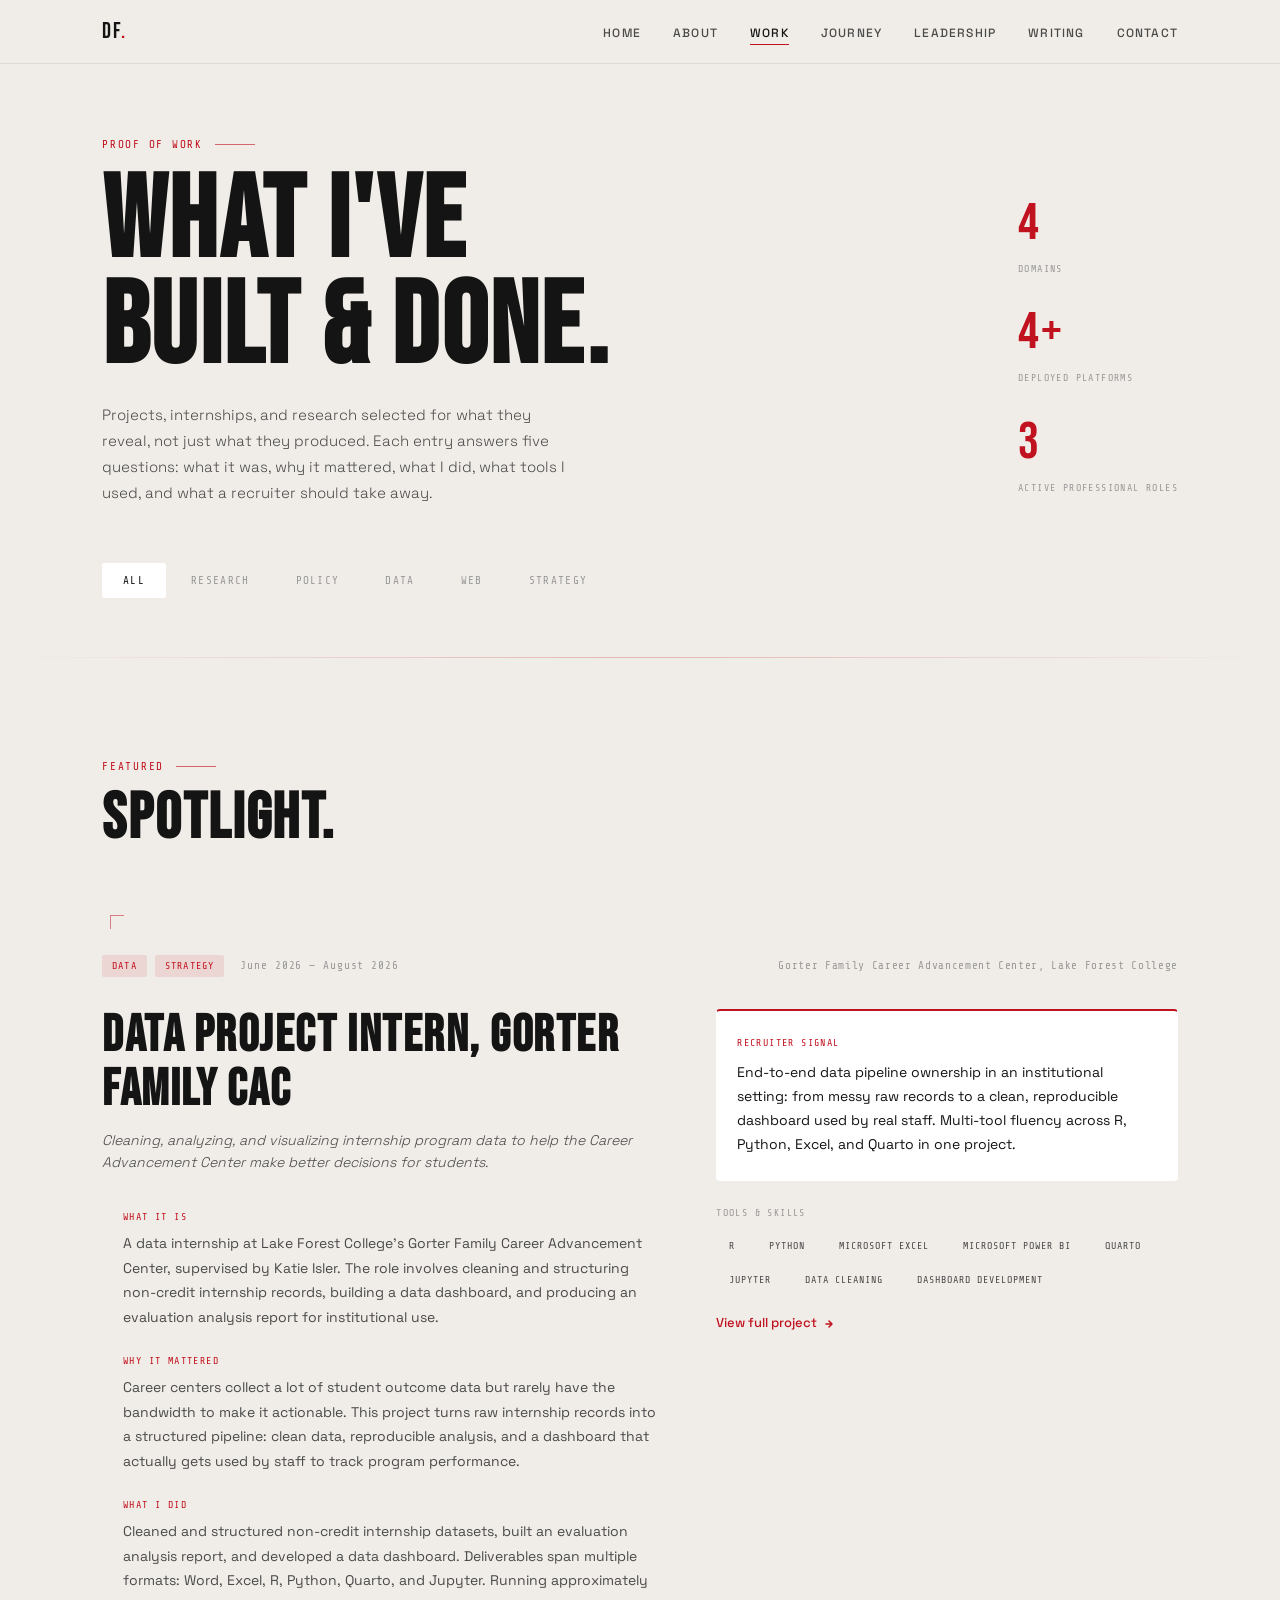
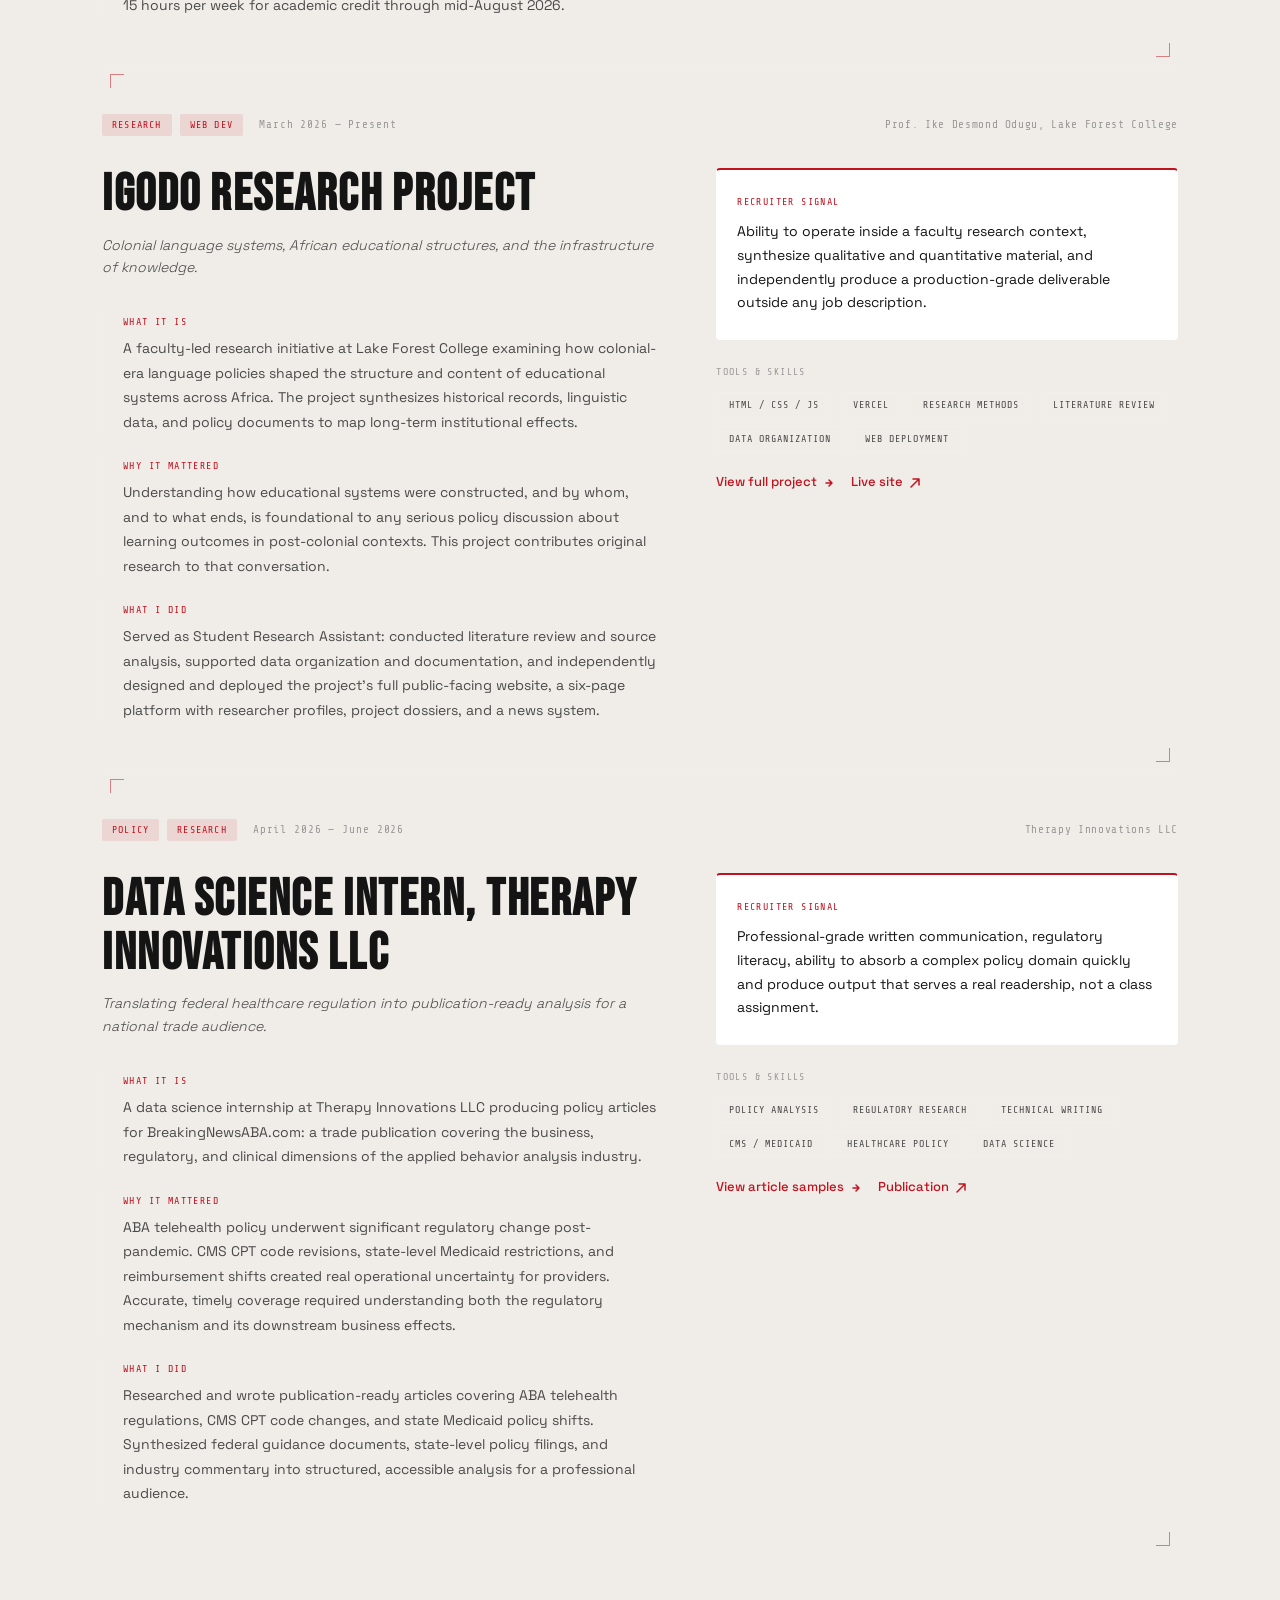
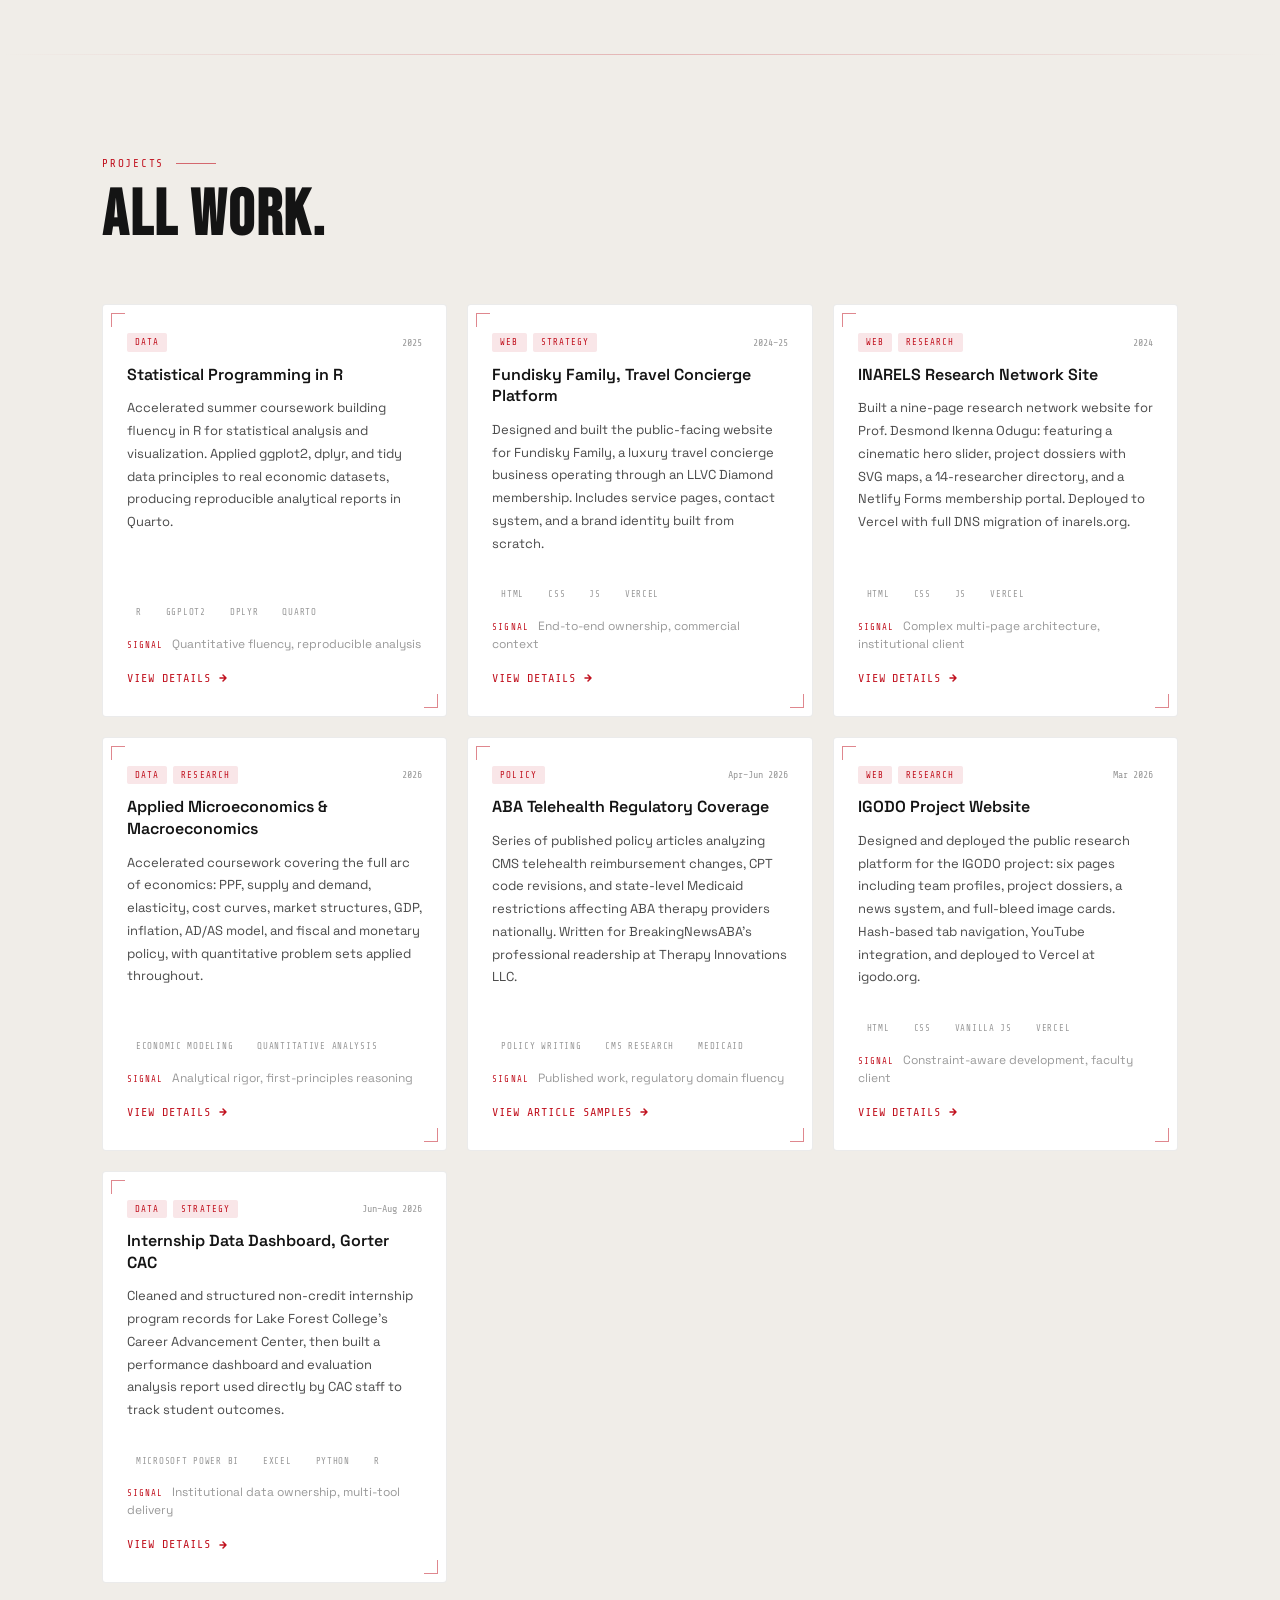
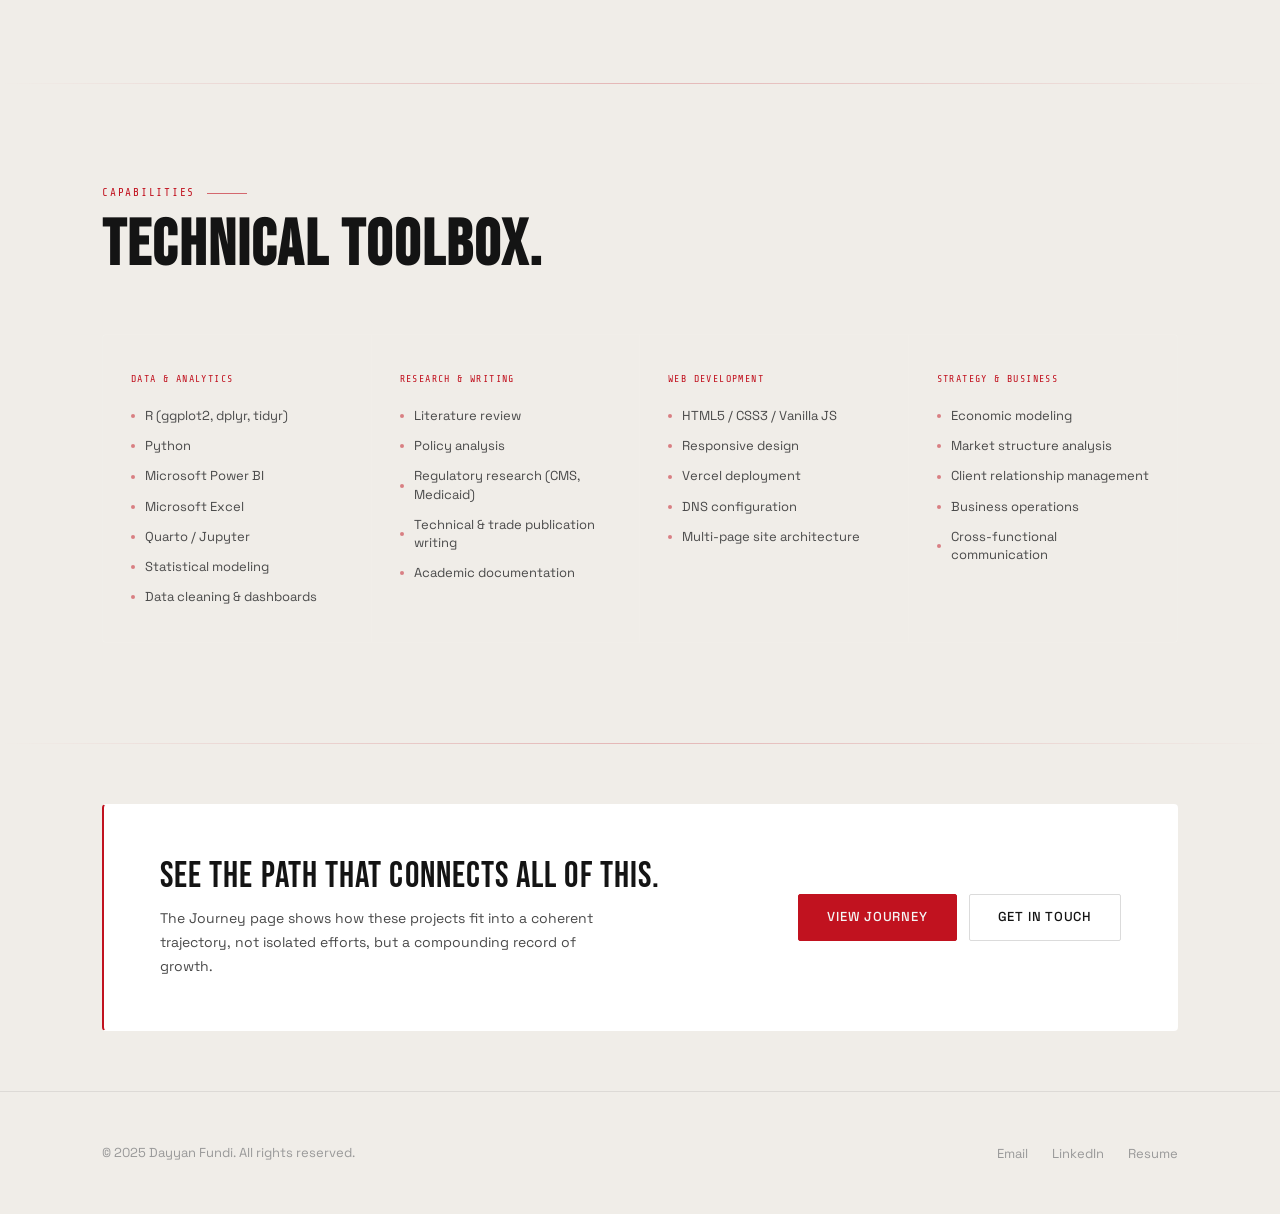
<file: work.html>
<!DOCTYPE html>
<html lang="en">
<head>
  <meta charset="UTF-8">
  <meta name="viewport" content="width=device-width, initial-scale=1.0">
  <title>Work — Dayyan Fundi</title>
  <meta name="description" content="Projects, internships, and research by Dayyan Fundi — Economics and Data Science student at Lake Forest College. Data analysis, policy writing, web development, and research.">
  <link rel="stylesheet" href="assets/css/global.css">
  <link rel="stylesheet" href="assets/css/work.css">
</head>
<body>

  <!-- ─── NAVIGATION ──────────────────────────────────────────────────────── -->
  <header class="nav" role="banner">
    <div class="container">
      <div class="nav__inner">
        <a href="index.html" class="nav__logo">DF<span>.</span></a>
        <nav aria-label="Primary navigation">
          <ul class="nav__links">
            <li><a href="index.html">Home</a></li>
            <li><a href="about.html">About</a></li>
            <li><a href="work.html">Work</a></li>
            <li><a href="journey.html">Journey</a></li>
            <li><a href="leadership.html">Leadership</a></li>
            <li><a href="writing.html">Writing</a></li>
            <li><a href="contact.html">Contact</a></li>
          </ul>
        </nav>
        <button class="nav__toggle" aria-label="Toggle navigation" aria-expanded="false">
          <span></span><span></span><span></span>
        </button>
      </div>
    </div>
  </header>

  <div class="nav__mobile" role="dialog" aria-label="Mobile navigation">
    <ul>
      <li><a href="index.html">Home</a></li>
      <li><a href="about.html">About</a></li>
      <li><a href="work.html">Work</a></li>
      <li><a href="journey.html">Journey</a></li>
      <li><a href="leadership.html">Leadership</a></li>
      <li><a href="writing.html">Writing</a></li>
      <li><a href="contact.html">Contact</a></li>
    </ul>
  </div>

  <main>

    <!-- ─── PAGE HERO ─────────────────────────────────────────────────────── -->
    <section class="work-hero" aria-label="Work introduction">
      <div class="container">
        <div class="work-hero__inner">
          <div class="work-hero__left">
            <div class="section__eyebrow reveal">Proof of Work</div>
            <h1 class="work-hero__title reveal reveal-delay-1">
              What I've<br>built &amp; done.
            </h1>
            <p class="work-hero__sub reveal reveal-delay-2">
              Projects, internships, and research selected for what they reveal,
              not just what they produced. Each entry answers five questions:
              what it was, why it mattered, what I did, what tools I used,
              and what a recruiter should take away.
            </p>
          </div>
          <div class="work-hero__right reveal reveal-delay-2">
            <div class="work-hero__stat">
              <span class="work-hero__n">4</span>
              <span class="work-hero__l">Domains</span>
            </div>
            <div class="work-hero__stat">
              <span class="work-hero__n">4+</span>
              <span class="work-hero__l">Deployed platforms</span>
            </div>
            <div class="work-hero__stat">
              <span class="work-hero__n">3</span>
              <span class="work-hero__l">Active professional roles</span>
            </div>
          </div>
        </div>

        <!-- Filter tabs -->
        <div class="work-filters reveal" role="tablist" aria-label="Filter work by category">
          <button class="work-filter work-filter--active" data-filter="all" role="tab" aria-selected="true">All</button>
          <button class="work-filter" data-filter="research" role="tab" aria-selected="false">Research</button>
          <button class="work-filter" data-filter="policy" role="tab" aria-selected="false">Policy</button>
          <button class="work-filter" data-filter="data" role="tab" aria-selected="false">Data</button>
          <button class="work-filter" data-filter="web" role="tab" aria-selected="false">Web</button>
          <button class="work-filter" data-filter="strategy" role="tab" aria-selected="false">Strategy</button>
        </div>
      </div>
    </section>

    <div class="divider"></div>

    <!-- ─── FEATURED CASE STUDIES ─────────────────────────────────────────── -->
    <section class="section work-featured" aria-labelledby="featured-heading">
      <div class="container">
        <div class="section__header reveal">
          <div class="section__eyebrow">Featured</div>
          <h2 class="section__title" id="featured-heading">Spotlight.</h2>
        </div>

        <!-- Case Study 1 : Gorter Family CAC -->
        <article class="case-study reveal" data-category="data strategy" aria-labelledby="cs0-title">
          <div class="case-study__header">
            <div class="case-study__meta">
              <span class="case-study__tag">Data</span>
              <span class="case-study__tag">Strategy</span>
              <span class="case-study__period">June 2026 — August 2026</span>
            </div>
            <div class="case-study__org">Gorter Family Career Advancement Center, Lake Forest College</div>
          </div>

          <div class="case-study__body">
            <div class="case-study__left">
              <h3 class="case-study__title" id="cs0-title">Data Project Intern, Gorter Family CAC</h3>
              <p class="case-study__tagline">
                Cleaning, analyzing, and visualizing internship program data to help the Career Advancement Center make better decisions for students.
              </p>

              <div class="case-study__qa">
                <div class="case-study__q">
                  <span class="case-study__q-label">What it is</span>
                  <p>A data internship at Lake Forest College's Gorter Family Career Advancement Center, supervised by Katie Isler. The role involves cleaning and structuring non-credit internship records, building a data dashboard, and producing an evaluation analysis report for institutional use.</p>
                </div>
                <div class="case-study__q">
                  <span class="case-study__q-label">Why it mattered</span>
                  <p>Career centers collect a lot of student outcome data but rarely have the bandwidth to make it actionable. This project turns raw internship records into a structured pipeline: clean data, reproducible analysis, and a dashboard that actually gets used by staff to track program performance.</p>
                </div>
                <div class="case-study__q">
                  <span class="case-study__q-label">What I did</span>
                  <p>Cleaned and structured non-credit internship datasets, built an evaluation analysis report, and developed a data dashboard. Deliverables span multiple formats: Word, Excel, R, Python, Quarto, and Jupyter. Running approximately 15 hours per week for academic credit through mid-August 2026.</p>
                </div>
              </div>
            </div>

            <div class="case-study__right">
              <div class="case-study__signal">
                <div class="case-study__signal-label">Recruiter signal</div>
                <p class="case-study__signal-text">
                  End-to-end data pipeline ownership in an institutional setting: from messy raw records to a clean, reproducible dashboard used by real staff. Multi-tool fluency across R, Python, Excel, and Quarto in one project.
                </p>
              </div>

              <div class="case-study__tools">
                <div class="case-study__tools-label">Tools &amp; skills</div>
                <div class="case-study__tools-list">
                  <span>R</span>
                  <span>Python</span>
                  <span>Microsoft Excel</span>
                  <span>Microsoft Power BI</span>
                  <span>Quarto</span>
                  <span>Jupyter</span>
                  <span>Data Cleaning</span>
                  <span>Dashboard Development</span>
                </div>
              </div>

              <div class="case-study__links">
                <a href="projects.html#cac" class="case-study__link">
                  View full project
                  <svg width="12" height="12" viewBox="0 0 12 12" fill="none" aria-hidden="true">
                    <path d="M3 6h6M6 3l3 3-3 3" stroke="currentColor" stroke-width="1.5" stroke-linecap="round" stroke-linejoin="round"/>
                  </svg>
                </a>
              </div>
            </div>
          </div>
        </article>

        <div class="case-study__divider"></div>

        <!-- Case Study 2 : IGODO -->
        <article class="case-study reveal" data-category="research web" aria-labelledby="cs1-title">
          <div class="case-study__header">
            <div class="case-study__meta">
              <span class="case-study__tag">Research</span>
              <span class="case-study__tag">Web Dev</span>
              <span class="case-study__period">March 2026 — Present</span>
            </div>
            <div class="case-study__org">Prof. Ike Desmond Odugu, Lake Forest College</div>
          </div>

          <div class="case-study__body">
            <div class="case-study__left">
              <h3 class="case-study__title" id="cs1-title">IGODO Research Project</h3>
              <p class="case-study__tagline">
                Colonial language systems, African educational structures, and the infrastructure of knowledge.
              </p>

              <div class="case-study__qa">
                <div class="case-study__q">
                  <span class="case-study__q-label">What it is</span>
                  <p>A faculty-led research initiative at Lake Forest College examining how colonial-era
                  language policies shaped the structure and content of educational systems across
                  Africa. The project synthesizes historical records, linguistic data, and policy
                  documents to map long-term institutional effects.</p>
                </div>
                <div class="case-study__q">
                  <span class="case-study__q-label">Why it mattered</span>
                  <p>Understanding how educational systems were constructed, and by whom, and to
                  what ends, is foundational to any serious policy discussion about learning
                  outcomes in post-colonial contexts. This project contributes original
                  research to that conversation.</p>
                </div>
                <div class="case-study__q">
                  <span class="case-study__q-label">What I did</span>
                  <p>Served as Student Research Assistant: conducted literature review and source
                  analysis, supported data organization and documentation, and independently
                  designed and deployed the project's full public-facing website, a six-page
                  platform with researcher profiles, project dossiers, and a news system.</p>
                </div>
              </div>
            </div>

            <div class="case-study__right">
              <div class="case-study__signal">
                <div class="case-study__signal-label">Recruiter signal</div>
                <p class="case-study__signal-text">
                  Ability to operate inside a faculty research context, synthesize
                  qualitative and quantitative material, and independently produce
                  a production-grade deliverable outside any job description.
                </p>
              </div>

              <div class="case-study__tools">
                <div class="case-study__tools-label">Tools &amp; skills</div>
                <div class="case-study__tools-list">
                  <span>HTML / CSS / JS</span>
                  <span>Vercel</span>
                  <span>Research Methods</span>
                  <span>Literature Review</span>
                  <span>Data Organization</span>
                  <span>Web Deployment</span>
                </div>
              </div>

              <div class="case-study__links">
                <a href="projects.html#igodo" class="case-study__link">
                  View full project
                  <svg width="12" height="12" viewBox="0 0 12 12" fill="none" aria-hidden="true">
                    <path d="M3 6h6M6 3l3 3-3 3" stroke="currentColor" stroke-width="1.5" stroke-linecap="round" stroke-linejoin="round"/>
                  </svg>
                </a>
                <a href="https://www.igodo.org" target="_blank" rel="noopener" class="case-study__link">
                  Live site
                  <svg width="12" height="12" viewBox="0 0 12 12" fill="none" aria-hidden="true">
                    <path d="M2 10L10 2M10 2H4M10 2V8" stroke="currentColor" stroke-width="1.5" stroke-linecap="round" stroke-linejoin="round"/>
                  </svg>
                </a>
              </div>
            </div>
          </div>
        </article>

        <div class="case-study__divider"></div>

        <!-- Case Study 3 : BreakingNewsABA -->
        <article class="case-study reveal" data-category="policy research" aria-labelledby="cs2-title">
          <div class="case-study__header">
            <div class="case-study__meta">
              <span class="case-study__tag">Policy</span>
              <span class="case-study__tag">Research</span>
              <span class="case-study__period">April 2026 — June 2026</span>
            </div>
            <div class="case-study__org">Therapy Innovations LLC</div>
          </div>

          <div class="case-study__body">
            <div class="case-study__left">
              <h3 class="case-study__title" id="cs2-title">Data Science Intern, Therapy Innovations LLC</h3>
              <p class="case-study__tagline">
                Translating federal healthcare regulation into publication-ready analysis for a national trade audience.
              </p>

              <div class="case-study__qa">
                <div class="case-study__q">
                  <span class="case-study__q-label">What it is</span>
                  <p>A data science internship at Therapy Innovations LLC producing policy
                  articles for BreakingNewsABA.com: a trade publication covering the business,
                  regulatory, and clinical dimensions of the applied behavior analysis industry.</p>
                </div>
                <div class="case-study__q">
                  <span class="case-study__q-label">Why it mattered</span>
                  <p>ABA telehealth policy underwent significant regulatory change post-pandemic.
                  CMS CPT code revisions, state-level Medicaid restrictions, and reimbursement
                  shifts created real operational uncertainty for providers. Accurate, timely
                  coverage required understanding both the regulatory mechanism and its
                  downstream business effects.</p>
                </div>
                <div class="case-study__q">
                  <span class="case-study__q-label">What I did</span>
                  <p>Researched and wrote publication-ready articles covering ABA telehealth
                  regulations, CMS CPT code changes, and state Medicaid policy shifts.
                  Synthesized federal guidance documents, state-level policy filings,
                  and industry commentary into structured, accessible analysis for a
                  professional audience.</p>
                </div>
              </div>
            </div>

            <div class="case-study__right">
              <div class="case-study__signal">
                <div class="case-study__signal-label">Recruiter signal</div>
                <p class="case-study__signal-text">
                  Professional-grade written communication, regulatory literacy, ability
                  to absorb a complex policy domain quickly and produce output that serves
                  a real readership, not a class assignment.
                </p>
              </div>

              <div class="case-study__tools">
                <div class="case-study__tools-label">Tools &amp; skills</div>
                <div class="case-study__tools-list">
                  <span>Policy Analysis</span>
                  <span>Regulatory Research</span>
                  <span>Technical Writing</span>
                  <span>CMS / Medicaid</span>
                  <span>Healthcare Policy</span>
                  <span>Data Science</span>
                </div>
              </div>

              <div class="case-study__links">
                <a href="articles.html" class="case-study__link">
                  View article samples
                  <svg width="12" height="12" viewBox="0 0 12 12" fill="none" aria-hidden="true">
                    <path d="M3 6h6M6 3l3 3-3 3" stroke="currentColor" stroke-width="1.5" stroke-linecap="round" stroke-linejoin="round"/>
                  </svg>
                </a>
                <a href="https://breakingnewsaba.com" target="_blank" rel="noopener" class="case-study__link">
                  Publication
                  <svg width="12" height="12" viewBox="0 0 12 12" fill="none" aria-hidden="true">
                    <path d="M2 10L10 2M10 2H4M10 2V8" stroke="currentColor" stroke-width="1.5" stroke-linecap="round" stroke-linejoin="round"/>
                  </svg>
                </a>
              </div>
            </div>
          </div>
        </article>

      </div>
    </section>

    <div class="divider"></div>

    <!-- ─── PROJECT GRID ──────────────────────────────────────────────────── -->
    <section class="section work-grid-section" aria-labelledby="projects-heading">
      <div class="container">
        <div class="section__header reveal">
          <div class="section__eyebrow">Projects</div>
          <h2 class="section__title" id="projects-heading">All work.</h2>
        </div>

        <div class="work-grid" id="work-grid">

          <!-- Statistical Programming in R -->
          <article class="work-card card reveal" data-category="data">
            <div class="work-card__top">
              <div class="work-card__tags">
                <span class="work-card__tag">Data</span>
              </div>
              <span class="work-card__year">2025</span>
            </div>
            <h3 class="work-card__title">Statistical Programming in R</h3>
            <p class="work-card__desc">
              Accelerated summer coursework building fluency in R for statistical
              analysis and visualization. Applied ggplot2, dplyr, and tidy data
              principles to real economic datasets, producing reproducible
              analytical reports in Quarto.
            </p>
            <div class="work-card__footer">
              <div class="work-card__tools">
                <span>R</span><span>ggplot2</span><span>dplyr</span><span>Quarto</span>
              </div>
              <div class="work-card__signal">
                <span class="work-card__signal-label">Signal</span>
                Quantitative fluency, reproducible analysis
              </div>
            </div>
            <a href="projects.html#r-programming" class="work-card__details-link">
              View details
              <svg width="12" height="12" viewBox="0 0 12 12" fill="none" aria-hidden="true">
                <path d="M3 6h6M6 3l3 3-3 3" stroke="currentColor" stroke-width="1.5" stroke-linecap="round" stroke-linejoin="round"/>
              </svg>
            </a>
          </article>

          <!-- Fundisky Family Website -->
          <article class="work-card card reveal reveal-delay-1" data-category="web strategy">
            <div class="work-card__top">
              <div class="work-card__tags">
                <span class="work-card__tag">Web</span>
                <span class="work-card__tag">Strategy</span>
              </div>
              <span class="work-card__year">2024–25</span>
            </div>
            <h3 class="work-card__title">Fundisky Family, Travel Concierge Platform</h3>
            <p class="work-card__desc">
              Designed and built the public-facing website for Fundisky Family,
              a luxury travel concierge business operating through an LLVC Diamond
              membership. Includes service pages, contact system, and a brand
              identity built from scratch.
            </p>
            <div class="work-card__footer">
              <div class="work-card__tools">
                <span>HTML</span><span>CSS</span><span>JS</span><span>Vercel</span>
              </div>
              <div class="work-card__signal">
                <span class="work-card__signal-label">Signal</span>
                End-to-end ownership, commercial context
              </div>
            </div>
            <a href="projects.html#fundisky" class="work-card__details-link">
              View details
              <svg width="12" height="12" viewBox="0 0 12 12" fill="none" aria-hidden="true">
                <path d="M3 6h6M6 3l3 3-3 3" stroke="currentColor" stroke-width="1.5" stroke-linecap="round" stroke-linejoin="round"/>
              </svg>
            </a>
          </article>

          <!-- INARELS Website -->
          <article class="work-card card reveal reveal-delay-2" data-category="web research">
            <div class="work-card__top">
              <div class="work-card__tags">
                <span class="work-card__tag">Web</span>
                <span class="work-card__tag">Research</span>
              </div>
              <span class="work-card__year">2024</span>
            </div>
            <h3 class="work-card__title">INARELS Research Network Site</h3>
            <p class="work-card__desc">
              Built a nine-page research network website for Prof. Desmond Ikenna
              Odugu: featuring a cinematic hero slider, project dossiers with SVG
              maps, a 14-researcher directory, and a Netlify Forms membership portal.
              Deployed to Vercel with full DNS migration of inarels.org.
            </p>
            <div class="work-card__footer">
              <div class="work-card__tools">
                <span>HTML</span><span>CSS</span><span>JS</span><span>Vercel</span>
              </div>
              <div class="work-card__signal">
                <span class="work-card__signal-label">Signal</span>
                Complex multi-page architecture, institutional client
              </div>
            </div>
            <a href="projects.html#inarels" class="work-card__details-link">
              View details
              <svg width="12" height="12" viewBox="0 0 12 12" fill="none" aria-hidden="true">
                <path d="M3 6h6M6 3l3 3-3 3" stroke="currentColor" stroke-width="1.5" stroke-linecap="round" stroke-linejoin="round"/>
              </svg>
            </a>
          </article>

          <!-- Econ 110 -->
          <article class="work-card card reveal" data-category="data research">
            <div class="work-card__top">
              <div class="work-card__tags">
                <span class="work-card__tag">Data</span>
                <span class="work-card__tag">Research</span>
              </div>
              <span class="work-card__year">2026</span>
            </div>
            <h3 class="work-card__title">Applied Microeconomics &amp; Macroeconomics</h3>
            <p class="work-card__desc">
              Accelerated coursework covering the full arc of economics: PPF,
              supply and demand, elasticity, cost curves, market structures, GDP,
              inflation, AD/AS model, and fiscal and monetary policy, with
              quantitative problem sets applied throughout.
            </p>
            <div class="work-card__footer">
              <div class="work-card__tools">
                <span>Economic Modeling</span><span>Quantitative Analysis</span>
              </div>
              <div class="work-card__signal">
                <span class="work-card__signal-label">Signal</span>
                Analytical rigor, first-principles reasoning
              </div>
            </div>
            <a href="projects.html#econ" class="work-card__details-link">
              View details
              <svg width="12" height="12" viewBox="0 0 12 12" fill="none" aria-hidden="true">
                <path d="M3 6h6M6 3l3 3-3 3" stroke="currentColor" stroke-width="1.5" stroke-linecap="round" stroke-linejoin="round"/>
              </svg>
            </a>
          </article>

          <!-- ABA Telehealth Articles -->
          <article class="work-card card reveal reveal-delay-1" data-category="policy">
            <div class="work-card__top">
              <div class="work-card__tags">
                <span class="work-card__tag">Policy</span>
              </div>
              <span class="work-card__year">Apr–Jun 2026</span>
            </div>
            <h3 class="work-card__title">ABA Telehealth Regulatory Coverage</h3>
            <p class="work-card__desc">
              Series of published policy articles analyzing CMS telehealth
              reimbursement changes, CPT code revisions, and state-level
              Medicaid restrictions affecting ABA therapy providers nationally.
              Written for BreakingNewsABA's professional readership at Therapy Innovations LLC.
            </p>
            <div class="work-card__footer">
              <div class="work-card__tools">
                <span>Policy Writing</span><span>CMS Research</span><span>Medicaid</span>
              </div>
              <div class="work-card__signal">
                <span class="work-card__signal-label">Signal</span>
                Published work, regulatory domain fluency
              </div>
            </div>
            <a href="articles.html" class="work-card__details-link">
              View article samples
              <svg width="12" height="12" viewBox="0 0 12 12" fill="none" aria-hidden="true">
                <path d="M3 6h6M6 3l3 3-3 3" stroke="currentColor" stroke-width="1.5" stroke-linecap="round" stroke-linejoin="round"/>
              </svg>
            </a>
          </article>

          <!-- IGODO Website -->
          <article class="work-card card reveal reveal-delay-2" data-category="web research">
            <div class="work-card__top">
              <div class="work-card__tags">
                <span class="work-card__tag">Web</span>
                <span class="work-card__tag">Research</span>
              </div>
              <span class="work-card__year">Mar 2026</span>
            </div>
            <h3 class="work-card__title">IGODO Project Website</h3>
            <p class="work-card__desc">
              Designed and deployed the public research platform for the IGODO
              project: six pages including team profiles, project dossiers, a
              news system, and full-bleed image cards. Hash-based tab navigation,
              YouTube integration, and deployed to Vercel at igodo.org.
            </p>
            <div class="work-card__footer">
              <div class="work-card__tools">
                <span>HTML</span><span>CSS</span><span>Vanilla JS</span><span>Vercel</span>
              </div>
              <div class="work-card__signal">
                <span class="work-card__signal-label">Signal</span>
                Constraint-aware development, faculty client
              </div>
            </div>
            <a href="projects.html#igodo" class="work-card__details-link">
              View details
              <svg width="12" height="12" viewBox="0 0 12 12" fill="none" aria-hidden="true">
                <path d="M3 6h6M6 3l3 3-3 3" stroke="currentColor" stroke-width="1.5" stroke-linecap="round" stroke-linejoin="round"/>
              </svg>
            </a>
          </article>

          <!-- CAC Dashboard -->
          <article class="work-card card reveal" data-category="data strategy">
            <div class="work-card__top">
              <div class="work-card__tags">
                <span class="work-card__tag">Data</span>
                <span class="work-card__tag">Strategy</span>
              </div>
              <span class="work-card__year">Jun–Aug 2026</span>
            </div>
            <h3 class="work-card__title">Internship Data Dashboard, Gorter CAC</h3>
            <p class="work-card__desc">
              Cleaned and structured non-credit internship program records for
              Lake Forest College's Career Advancement Center, then built a
              performance dashboard and evaluation analysis report used directly
              by CAC staff to track student outcomes.
            </p>
            <div class="work-card__footer">
              <div class="work-card__tools">
                <span>Microsoft Power BI</span><span>Excel</span><span>Python</span><span>R</span>
              </div>
              <div class="work-card__signal">
                <span class="work-card__signal-label">Signal</span>
                Institutional data ownership, multi-tool delivery
              </div>
            </div>
            <a href="projects.html#cac" class="work-card__details-link">
              View details
              <svg width="12" height="12" viewBox="0 0 12 12" fill="none" aria-hidden="true">
                <path d="M3 6h6M6 3l3 3-3 3" stroke="currentColor" stroke-width="1.5" stroke-linecap="round" stroke-linejoin="round"/>
              </svg>
            </a>
          </article>

        </div>

        <div class="work-grid__empty" id="work-empty" style="display:none;" aria-live="polite">
          <p>No projects in this category yet, check back soon.</p>
        </div>

      </div>
    </section>

    <div class="divider"></div>

    <!-- ─── TOOLBOX ───────────────────────────────────────────────────────── -->
    <section class="section toolbox" aria-labelledby="toolbox-heading">
      <div class="container">
        <div class="section__header reveal">
          <div class="section__eyebrow">Capabilities</div>
          <h2 class="section__title" id="toolbox-heading">Technical toolbox.</h2>
        </div>

        <div class="toolbox__grid">

          <div class="toolbox__group reveal">
            <div class="toolbox__group-label">Data &amp; Analytics</div>
            <ul class="toolbox__list">
              <li><span class="toolbox__dot"></span>R (ggplot2, dplyr, tidyr)</li>
              <li><span class="toolbox__dot"></span>Python</li>
              <li><span class="toolbox__dot"></span>Microsoft Power BI</li>
              <li><span class="toolbox__dot"></span>Microsoft Excel</li>
              <li><span class="toolbox__dot"></span>Quarto / Jupyter</li>
              <li><span class="toolbox__dot"></span>Statistical modeling</li>
              <li><span class="toolbox__dot"></span>Data cleaning &amp; dashboards</li>
            </ul>
          </div>

          <div class="toolbox__group reveal reveal-delay-1">
            <div class="toolbox__group-label">Research &amp; Writing</div>
            <ul class="toolbox__list">
              <li><span class="toolbox__dot"></span>Literature review</li>
              <li><span class="toolbox__dot"></span>Policy analysis</li>
              <li><span class="toolbox__dot"></span>Regulatory research (CMS, Medicaid)</li>
              <li><span class="toolbox__dot"></span>Technical &amp; trade publication writing</li>
              <li><span class="toolbox__dot"></span>Academic documentation</li>
            </ul>
          </div>

          <div class="toolbox__group reveal reveal-delay-2">
            <div class="toolbox__group-label">Web Development</div>
            <ul class="toolbox__list">
              <li><span class="toolbox__dot"></span>HTML5 / CSS3 / Vanilla JS</li>
              <li><span class="toolbox__dot"></span>Responsive design</li>
              <li><span class="toolbox__dot"></span>Vercel deployment</li>
              <li><span class="toolbox__dot"></span>DNS configuration</li>
              <li><span class="toolbox__dot"></span>Multi-page site architecture</li>
            </ul>
          </div>

          <div class="toolbox__group reveal reveal-delay-3">
            <div class="toolbox__group-label">Strategy &amp; Business</div>
            <ul class="toolbox__list">
              <li><span class="toolbox__dot"></span>Economic modeling</li>
              <li><span class="toolbox__dot"></span>Market structure analysis</li>
              <li><span class="toolbox__dot"></span>Client relationship management</li>
              <li><span class="toolbox__dot"></span>Business operations</li>
              <li><span class="toolbox__dot"></span>Cross-functional communication</li>
            </ul>
          </div>

        </div>
      </div>
    </section>

    <div class="divider"></div>

    <!-- ─── CTA ───────────────────────────────────────────────────────────── -->
    <section class="section-sm" aria-label="Next steps">
      <div class="container">
        <div class="work-cta reveal">
          <div class="work-cta__left">
            <p class="work-cta__heading">See the path that connects all of this.</p>
            <p class="work-cta__sub">
              The Journey page shows how these projects fit into a coherent trajectory,
              not isolated efforts, but a compounding record of growth.
            </p>
          </div>
          <div class="work-cta__right">
            <a href="journey.html" class="btn btn-primary">View Journey</a>
            <a href="contact.html" class="btn btn-outline">Get in Touch</a>
          </div>
        </div>
      </div>
    </section>

  </main>

  <!-- ─── FOOTER ─────────────────────────────────────────────────────────── -->
  <footer class="footer" role="contentinfo">
    <div class="container">
      <div class="footer__inner">
        <p class="footer__copy">&copy; 2025 Dayyan Fundi. All rights reserved.</p>
        <ul class="footer__links">
          <li><a href="mailto:dfundi@lakeforest.edu">Email</a></li>
          <li><a href="https://www.linkedin.com/in/dayyan-fundi-93078b273/" target="_blank" rel="noopener">LinkedIn</a></li>
          <li><a href="contact.html">Resume</a></li>
        </ul>
      </div>
    </div>
  </footer>

  <script src="assets/js/global.js"></script>
  <script src="assets/js/work.js"></script>
</body>
</html>
</file>
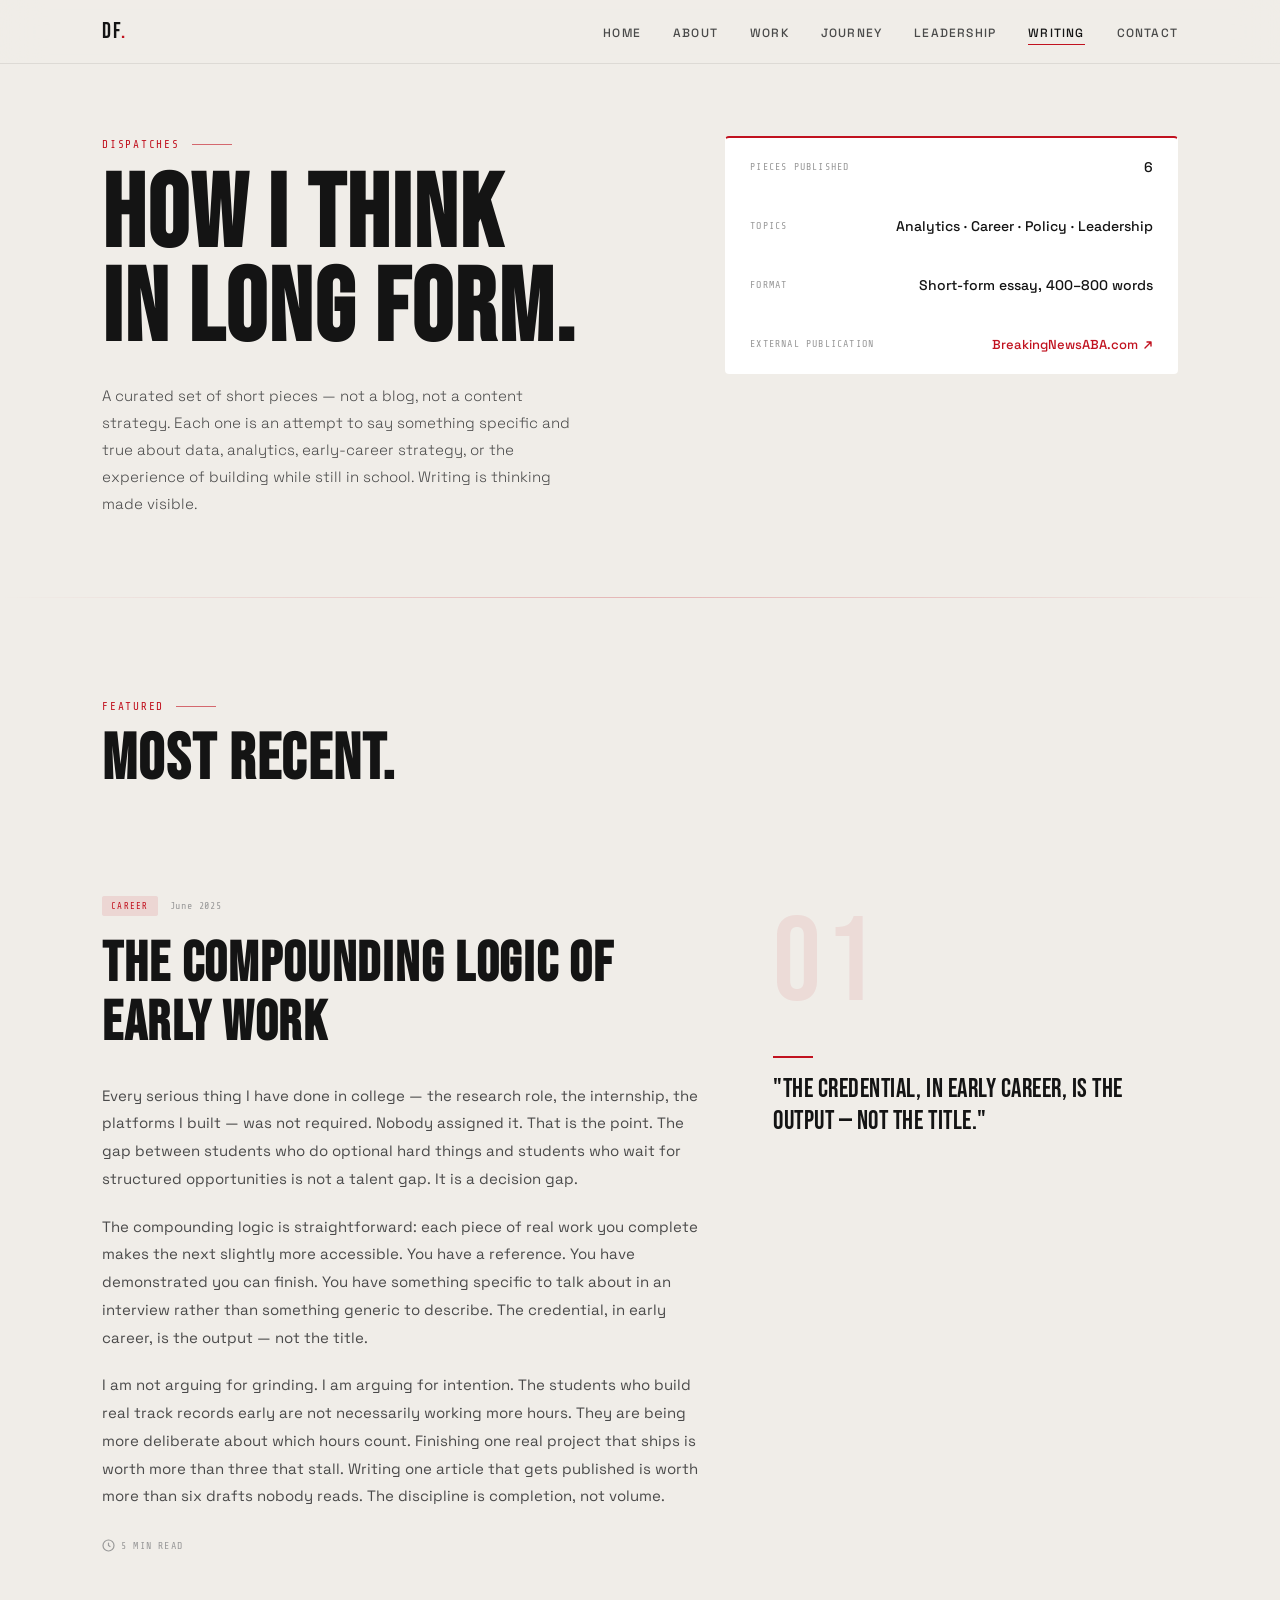
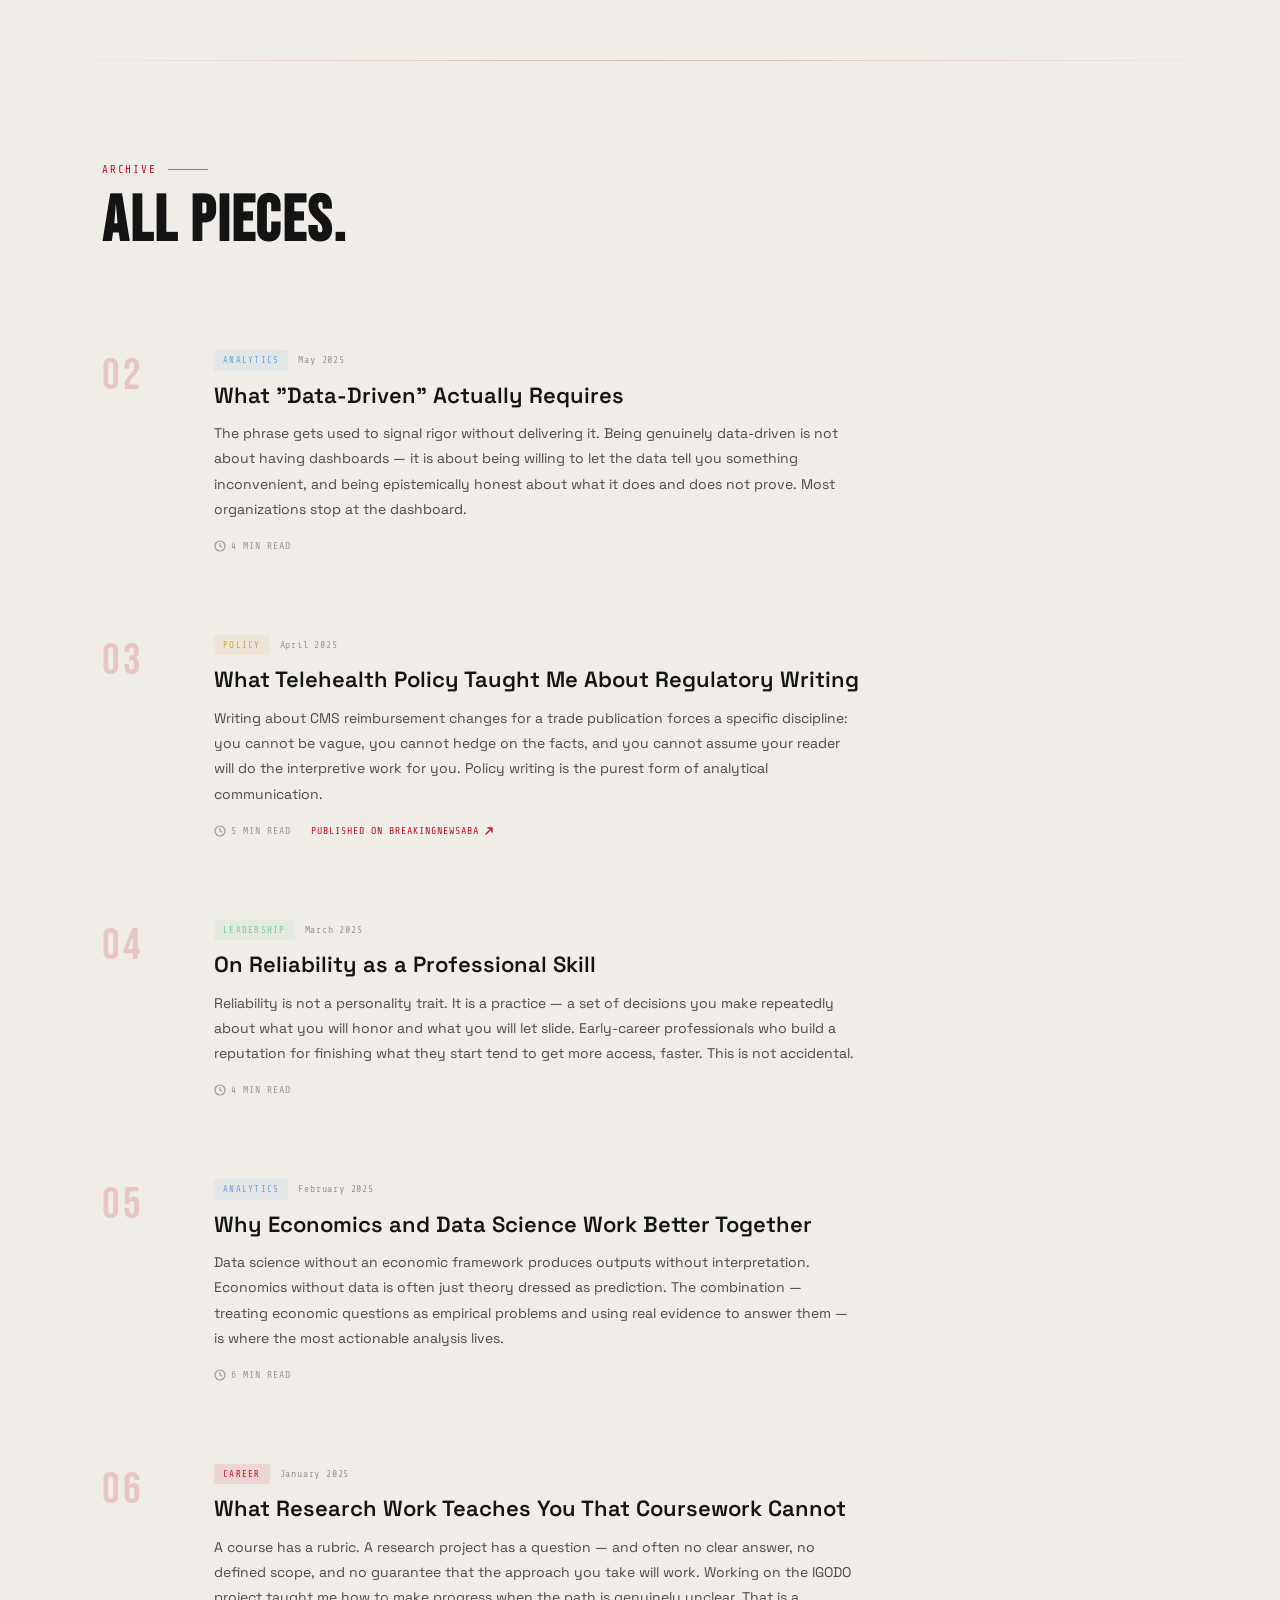
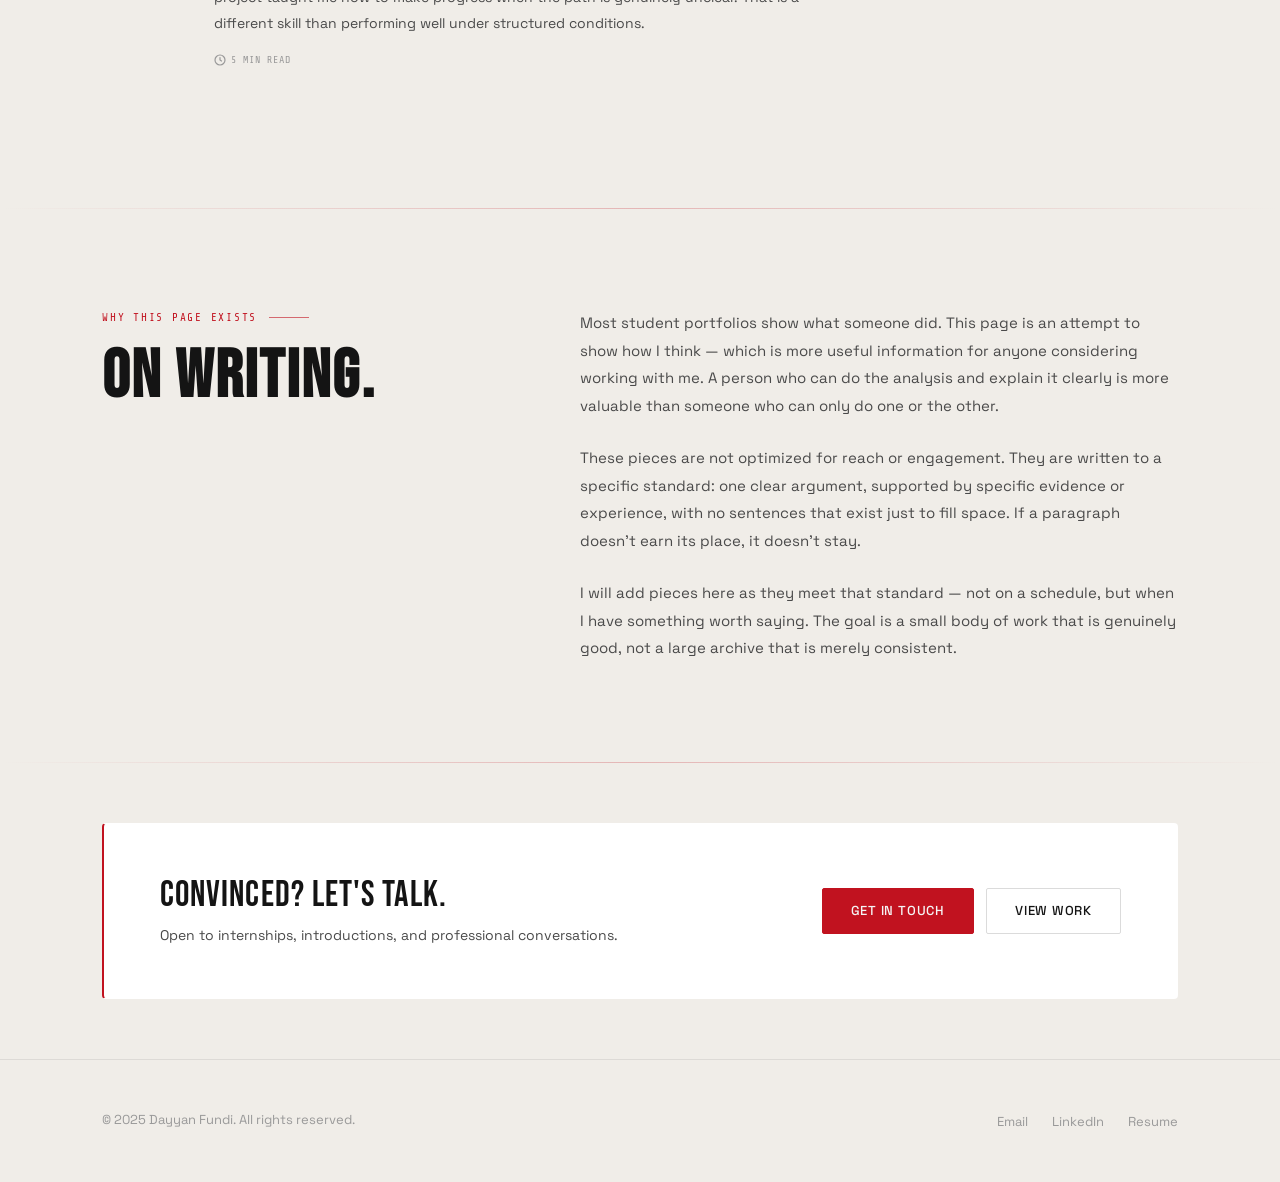
<file: writing.html>
<!DOCTYPE html>
<html lang="en">
<head>
  <meta charset="UTF-8">
  <meta name="viewport" content="width=device-width, initial-scale=1.0">
  <title>Writing — Dayyan Fundi</title>
  <meta name="description" content="Short-form writing by Dayyan Fundi — reflections on data, analytics, early-career strategy, leadership, and what it means to build opportunities while still in school.">
  <link rel="stylesheet" href="assets/css/global.css">
  <link rel="stylesheet" href="assets/css/writing.css">
</head>
<body>

  <!-- ─── NAVIGATION ──────────────────────────────────────────────────────── -->
  <header class="nav" role="banner">
    <div class="container">
      <div class="nav__inner">
        <a href="index.html" class="nav__logo">DF<span>.</span></a>
        <nav aria-label="Primary navigation">
          <ul class="nav__links">
            <li><a href="index.html">Home</a></li>
            <li><a href="about.html">About</a></li>
            <li><a href="work.html">Work</a></li>
            <li><a href="journey.html">Journey</a></li>
            <li><a href="leadership.html">Leadership</a></li>
            <li><a href="writing.html">Writing</a></li>
            <li><a href="contact.html">Contact</a></li>
          </ul>
        </nav>
        <button class="nav__toggle" aria-label="Toggle navigation" aria-expanded="false">
          <span></span><span></span><span></span>
        </button>
      </div>
    </div>
  </header>

  <div class="nav__mobile" role="dialog" aria-label="Mobile navigation">
    <ul>
      <li><a href="index.html">Home</a></li>
      <li><a href="about.html">About</a></li>
      <li><a href="work.html">Work</a></li>
      <li><a href="journey.html">Journey</a></li>
      <li><a href="leadership.html">Leadership</a></li>
      <li><a href="writing.html">Writing</a></li>
      <li><a href="contact.html">Contact</a></li>
    </ul>
  </div>

  <main>

    <!-- ─── PAGE HERO ─────────────────────────────────────────────────────── -->
    <section class="writing-hero" aria-label="Writing introduction">
      <div class="container">
        <div class="writing-hero__inner">

          <div class="writing-hero__left">
            <div class="section__eyebrow reveal">Dispatches</div>
            <h1 class="writing-hero__title reveal reveal-delay-1">
              How I think<br>in long form.
            </h1>
            <p class="writing-hero__sub reveal reveal-delay-2">
              A curated set of short pieces — not a blog, not a content strategy.
              Each one is an attempt to say something specific and true about
              data, analytics, early-career strategy, or the experience of
              building while still in school. Writing is thinking made visible.
            </p>
          </div>

          <div class="writing-hero__right reveal reveal-delay-2">
            <div class="writing-hero__meta-card">
              <div class="writing-hero__meta-row">
                <span class="writing-hero__meta-label">Pieces published</span>
                <span class="writing-hero__meta-val">6</span>
              </div>
              <div class="writing-hero__meta-divider"></div>
              <div class="writing-hero__meta-row">
                <span class="writing-hero__meta-label">Topics</span>
                <span class="writing-hero__meta-val">Analytics · Career · Policy · Leadership</span>
              </div>
              <div class="writing-hero__meta-divider"></div>
              <div class="writing-hero__meta-row">
                <span class="writing-hero__meta-label">Format</span>
                <span class="writing-hero__meta-val">Short-form essay, 400–800 words</span>
              </div>
              <div class="writing-hero__meta-divider"></div>
              <div class="writing-hero__meta-row">
                <span class="writing-hero__meta-label">External publication</span>
                <span class="writing-hero__meta-val">
                  <a href="https://breakingnewsaba.com" target="_blank" rel="noopener" class="writing-hero__ext-link">
                    BreakingNewsABA.com
                    <svg width="10" height="10" viewBox="0 0 10 10" fill="none" aria-hidden="true">
                      <path d="M2 8L8 2M8 2H4M8 2v4" stroke="currentColor" stroke-width="1.4" stroke-linecap="round" stroke-linejoin="round"/>
                    </svg>
                  </a>
                </span>
              </div>
            </div>
          </div>

        </div>
      </div>
    </section>

    <div class="divider"></div>

    <!-- ─── FEATURED PIECE ────────────────────────────────────────────────── -->
    <section class="section writing-featured" aria-labelledby="featured-piece-heading">
      <div class="container">
        <div class="section__header reveal">
          <div class="section__eyebrow">Featured</div>
          <h2 class="section__title" id="featured-piece-heading">Most recent.</h2>
        </div>

        <article class="writing-feature-card reveal" aria-labelledby="fp-title">
          <div class="writing-feature-card__left">
            <div class="writing-feature-card__meta">
              <span class="writing-tag writing-tag--career">Career</span>
              <span class="writing-date">June 2025</span>
            </div>
            <h3 class="writing-feature-card__title" id="fp-title">
              The Compounding Logic of Early Work
            </h3>
            <p class="writing-feature-card__preview">
              Every serious thing I have done in college — the research role, the
              internship, the platforms I built — was not required. Nobody assigned
              it. That is the point. The gap between students who do optional hard
              things and students who wait for structured opportunities is not a
              talent gap. It is a decision gap.
            </p>
            <p class="writing-feature-card__preview">
              The compounding logic is straightforward: each piece of real work you
              complete makes the next slightly more accessible. You have a reference.
              You have demonstrated you can finish. You have something specific to
              talk about in an interview rather than something generic to describe.
              The credential, in early career, is the output — not the title.
            </p>
            <p class="writing-feature-card__preview">
              I am not arguing for grinding. I am arguing for intention. The students
              who build real track records early are not necessarily working more hours.
              They are being more deliberate about which hours count. Finishing one real
              project that ships is worth more than three that stall. Writing one
              article that gets published is worth more than six drafts nobody reads.
              The discipline is completion, not volume.
            </p>
            <div class="writing-feature-card__read-time">
              <svg width="13" height="13" viewBox="0 0 13 13" fill="none" aria-hidden="true">
                <circle cx="6.5" cy="6.5" r="5.5" stroke="currentColor" stroke-width="1.2"/>
                <path d="M6.5 4v2.5l1.5 1" stroke="currentColor" stroke-width="1.2" stroke-linecap="round"/>
              </svg>
              5 min read
            </div>
          </div>

          <div class="writing-feature-card__right">
            <div class="writing-feature-card__number" aria-hidden="true">01</div>
            <div class="writing-feature-card__pull">
              <div class="writing-feature-card__pull-rule" aria-hidden="true"></div>
              <blockquote>
                "The credential, in early career, is the output — not the title."
              </blockquote>
            </div>
          </div>
        </article>

      </div>
    </section>

    <div class="divider"></div>

    <!-- ─── ALL PIECES ────────────────────────────────────────────────────── -->
    <section class="section writing-list-section" aria-labelledby="all-pieces-heading">
      <div class="container">
        <div class="section__header reveal">
          <div class="section__eyebrow">Archive</div>
          <h2 class="section__title" id="all-pieces-heading">All pieces.</h2>
        </div>

        <div class="writing-list" role="list">

          <!-- Piece 2 -->
          <article class="writing-item reveal" role="listitem" aria-labelledby="w2-title">
            <div class="writing-item__left">
              <div class="writing-item__num" aria-hidden="true">02</div>
            </div>
            <div class="writing-item__body">
              <div class="writing-item__meta">
                <span class="writing-tag writing-tag--data">Analytics</span>
                <span class="writing-date">May 2025</span>
              </div>
              <h3 class="writing-item__title" id="w2-title">
                What "Data-Driven" Actually Requires
              </h3>
              <p class="writing-item__preview">
                The phrase gets used to signal rigor without delivering it. Being
                genuinely data-driven is not about having dashboards — it is about
                being willing to let the data tell you something inconvenient, and
                being epistemically honest about what it does and does not prove.
                Most organizations stop at the dashboard.
              </p>
              <div class="writing-item__footer">
                <span class="writing-item__read-time">
                  <svg width="12" height="12" viewBox="0 0 12 12" fill="none" aria-hidden="true">
                    <circle cx="6" cy="6" r="5" stroke="currentColor" stroke-width="1.2"/>
                    <path d="M6 3.5V6l1.5 1" stroke="currentColor" stroke-width="1.2" stroke-linecap="round"/>
                  </svg>
                  4 min read
                </span>
              </div>
            </div>
          </article>

          <!-- Piece 3 -->
          <article class="writing-item reveal reveal-delay-1" role="listitem" aria-labelledby="w3-title">
            <div class="writing-item__left">
              <div class="writing-item__num" aria-hidden="true">03</div>
            </div>
            <div class="writing-item__body">
              <div class="writing-item__meta">
                <span class="writing-tag writing-tag--policy">Policy</span>
                <span class="writing-date">April 2025</span>
              </div>
              <h3 class="writing-item__title" id="w3-title">
                What Telehealth Policy Taught Me About Regulatory Writing
              </h3>
              <p class="writing-item__preview">
                Writing about CMS reimbursement changes for a trade publication
                forces a specific discipline: you cannot be vague, you cannot
                hedge on the facts, and you cannot assume your reader will do
                the interpretive work for you. Policy writing is the purest
                form of analytical communication.
              </p>
              <div class="writing-item__footer">
                <span class="writing-item__read-time">
                  <svg width="12" height="12" viewBox="0 0 12 12" fill="none" aria-hidden="true">
                    <circle cx="6" cy="6" r="5" stroke="currentColor" stroke-width="1.2"/>
                    <path d="M6 3.5V6l1.5 1" stroke="currentColor" stroke-width="1.2" stroke-linecap="round"/>
                  </svg>
                  5 min read
                </span>
                <a href="https://breakingnewsaba.com" target="_blank" rel="noopener" class="writing-item__ext">
                  Published on BreakingNewsABA
                  <svg width="10" height="10" viewBox="0 0 10 10" fill="none" aria-hidden="true">
                    <path d="M2 8L8 2M8 2H4M8 2v4" stroke="currentColor" stroke-width="1.4" stroke-linecap="round" stroke-linejoin="round"/>
                  </svg>
                </a>
              </div>
            </div>
          </article>

          <!-- Piece 4 -->
          <article class="writing-item reveal reveal-delay-2" role="listitem" aria-labelledby="w4-title">
            <div class="writing-item__left">
              <div class="writing-item__num" aria-hidden="true">04</div>
            </div>
            <div class="writing-item__body">
              <div class="writing-item__meta">
                <span class="writing-tag writing-tag--leadership">Leadership</span>
                <span class="writing-date">March 2025</span>
              </div>
              <h3 class="writing-item__title" id="w4-title">
                On Reliability as a Professional Skill
              </h3>
              <p class="writing-item__preview">
                Reliability is not a personality trait. It is a practice —
                a set of decisions you make repeatedly about what you will
                honor and what you will let slide. Early-career professionals
                who build a reputation for finishing what they start tend to
                get more access, faster. This is not accidental.
              </p>
              <div class="writing-item__footer">
                <span class="writing-item__read-time">
                  <svg width="12" height="12" viewBox="0 0 12 12" fill="none" aria-hidden="true">
                    <circle cx="6" cy="6" r="5" stroke="currentColor" stroke-width="1.2"/>
                    <path d="M6 3.5V6l1.5 1" stroke="currentColor" stroke-width="1.2" stroke-linecap="round"/>
                  </svg>
                  4 min read
                </span>
              </div>
            </div>
          </article>

          <!-- Piece 5 -->
          <article class="writing-item reveal" role="listitem" aria-labelledby="w5-title">
            <div class="writing-item__left">
              <div class="writing-item__num" aria-hidden="true">05</div>
            </div>
            <div class="writing-item__body">
              <div class="writing-item__meta">
                <span class="writing-tag writing-tag--data">Analytics</span>
                <span class="writing-date">February 2025</span>
              </div>
              <h3 class="writing-item__title" id="w5-title">
                Why Economics and Data Science Work Better Together
              </h3>
              <p class="writing-item__preview">
                Data science without an economic framework produces outputs
                without interpretation. Economics without data is often just
                theory dressed as prediction. The combination — treating economic
                questions as empirical problems and using real evidence to answer
                them — is where the most actionable analysis lives.
              </p>
              <div class="writing-item__footer">
                <span class="writing-item__read-time">
                  <svg width="12" height="12" viewBox="0 0 12 12" fill="none" aria-hidden="true">
                    <circle cx="6" cy="6" r="5" stroke="currentColor" stroke-width="1.2"/>
                    <path d="M6 3.5V6l1.5 1" stroke="currentColor" stroke-width="1.2" stroke-linecap="round"/>
                  </svg>
                  6 min read
                </span>
              </div>
            </div>
          </article>

          <!-- Piece 6 -->
          <article class="writing-item reveal reveal-delay-1" role="listitem" aria-labelledby="w6-title">
            <div class="writing-item__left">
              <div class="writing-item__num" aria-hidden="true">06</div>
            </div>
            <div class="writing-item__body">
              <div class="writing-item__meta">
                <span class="writing-tag writing-tag--career">Career</span>
                <span class="writing-date">January 2025</span>
              </div>
              <h3 class="writing-item__title" id="w6-title">
                What Research Work Teaches You That Coursework Cannot
              </h3>
              <p class="writing-item__preview">
                A course has a rubric. A research project has a question —
                and often no clear answer, no defined scope, and no guarantee
                that the approach you take will work. Working on the IGODO
                project taught me how to make progress when the path is
                genuinely unclear. That is a different skill than performing
                well under structured conditions.
              </p>
              <div class="writing-item__footer">
                <span class="writing-item__read-time">
                  <svg width="12" height="12" viewBox="0 0 12 12" fill="none" aria-hidden="true">
                    <circle cx="6" cy="6" r="5" stroke="currentColor" stroke-width="1.2"/>
                    <path d="M6 3.5V6l1.5 1" stroke="currentColor" stroke-width="1.2" stroke-linecap="round"/>
                  </svg>
                  5 min read
                </span>
              </div>
            </div>
          </article>

        </div>
      </div>
    </section>

    <div class="divider"></div>

    <!-- ─── ON WRITING ────────────────────────────────────────────────────── -->
    <section class="section writing-philosophy" aria-labelledby="philosophy-heading">
      <div class="container">
        <div class="writing-philosophy__inner">

          <div class="writing-philosophy__left reveal">
            <div class="section__eyebrow">Why this page exists</div>
            <h2 class="section__title" id="philosophy-heading">On writing.</h2>
          </div>

          <div class="writing-philosophy__right">
            <p class="writing-philosophy__body reveal">
              Most student portfolios show what someone did. This page is an
              attempt to show how I think — which is more useful information
              for anyone considering working with me. A person who can do
              the analysis and explain it clearly is more valuable than
              someone who can only do one or the other.
            </p>
            <p class="writing-philosophy__body reveal reveal-delay-1">
              These pieces are not optimized for reach or engagement. They are
              written to a specific standard: one clear argument, supported by
              specific evidence or experience, with no sentences that exist just
              to fill space. If a paragraph doesn't earn its place, it doesn't stay.
            </p>
            <p class="writing-philosophy__body reveal reveal-delay-2">
              I will add pieces here as they meet that standard — not on a schedule,
              but when I have something worth saying. The goal is a small body of
              work that is genuinely good, not a large archive that is merely
              consistent.
            </p>
          </div>

        </div>
      </div>
    </section>

    <div class="divider"></div>

    <!-- ─── CTA ───────────────────────────────────────────────────────────── -->
    <section class="section-sm" aria-label="Next steps">
      <div class="container">
        <div class="writing-cta reveal">
          <div>
            <p class="writing-cta__heading">Convinced? Let's talk.</p>
            <p class="writing-cta__sub">Open to internships, introductions, and professional conversations.</p>
          </div>
          <div class="writing-cta__buttons">
            <a href="contact.html" class="btn btn-primary">Get in Touch</a>
            <a href="work.html" class="btn btn-outline">View Work</a>
          </div>
        </div>
      </div>
    </section>

  </main>

  <!-- ─── FOOTER ─────────────────────────────────────────────────────────── -->
  <footer class="footer" role="contentinfo">
    <div class="container">
      <div class="footer__inner">
        <p class="footer__copy">&copy; 2025 Dayyan Fundi. All rights reserved.</p>
        <ul class="footer__links">
          <li><a href="mailto:dfundi@lakeforest.edu">Email</a></li>
          <li><a href="https://linkedin.com/in/dayyan-fundi-93078b273" target="_blank" rel="noopener">LinkedIn</a></li>
          <li><a href="contact.html">Resume</a></li>
        </ul>
      </div>
    </div>
  </footer>

  <script src="assets/js/global.js"></script>
</body>
</html>
</file>
<file: assets/css/global.css>
/* ─── DAYYAN FUNDI — DESIGN SYSTEM v2 ──────────────────────────────────────── */

@import url('https://fonts.googleapis.com/css2?family=Bebas+Neue&family=Space+Grotesk:wght@300;400;500;600&family=Share+Tech+Mono&display=swap');

/* ════════════════════════════════════════════════════════════
   DARK MODE TOKENS (default)
════════════════════════════════════════════════════════════ */
:root {
  --bg:          #080808;
  --bg-2:        #0d0d0d;
  --surface:     #121212;
  --surface-2:   #1A1A1A;
  --surface-3:   #222222;
  --text-1:      #F5F5F5;
  --text-2:      #A3A3A3;
  --text-3:      #555555;
  --border:      rgba(255,255,255,0.07);
  --border-2:    rgba(255,255,255,0.12);

  --red:         #C1121F;
  --red-hot:     #FF3B3B;
  --red-dim:     rgba(193,18,31,0.12);
  --red-glow:    rgba(193,18,31,0.25);

  /* HUD / Star Wars accent */
  --hud-line:    rgba(193,18,31,0.35);
  --hud-glow:    rgba(193,18,31,0.15);
  --hud-scan:    rgba(193,18,31,0.06);
  --hud-grid:    rgba(193,18,31,0.08);

  --font-display: 'Bebas Neue', sans-serif;
  --font-body:    'Space Grotesk', sans-serif;
  --font-mono:    'Share Tech Mono', monospace;

  --nav-h:        64px;
  --max-w:        1140px;
  --transition:   0.3s cubic-bezier(0.4,0,0.2,1);
  --transition-slow: 0.6s cubic-bezier(0.4,0,0.2,1);
}

/* ════════════════════════════════════════════════════════════
   LIGHT MODE TOKENS
   Strategy: aged star-map parchment — off-white base,
   charcoal text, same red, muted warm tones.
   NOT generic white; feels like a command briefing document.
════════════════════════════════════════════════════════════ */
[data-theme="light"] {
  --bg:          #F0EDE8;
  --bg-2:        #E8E4DE;
  --surface:     #FFFFFF;
  --surface-2:   #F5F2ED;
  --surface-3:   #EAE6E0;
  --text-1:      #141414;
  --text-2:      #4A4A4A;
  --text-3:      #999999;
  --border:      rgba(0,0,0,0.08);
  --border-2:    rgba(0,0,0,0.14);

  --red:         #C1121F;
  --red-hot:     #E31B2B;
  --red-dim:     rgba(193,18,31,0.10);
  --red-glow:    rgba(193,18,31,0.18);

  --hud-line:    rgba(193,18,31,0.25);
  --hud-glow:    rgba(193,18,31,0.08);
  --hud-scan:    rgba(193,18,31,0.04);
  --hud-grid:    rgba(193,18,31,0.06);
}

/* ════════════════════════════════════════════════════════════
   RESET
════════════════════════════════════════════════════════════ */
*, *::before, *::after { box-sizing: border-box; margin: 0; padding: 0; }
html { scroll-behavior: smooth; }

body {
  background: var(--bg);
  color: var(--text-1);
  font-family: var(--font-body);
  font-size: 16px;
  line-height: 1.6;
  -webkit-font-smoothing: antialiased;
  transition: background var(--transition-slow), color var(--transition-slow);
  overflow-x: hidden;
}

img, video { display: block; max-width: 100%; }
a { text-decoration: none; color: inherit; }
button { cursor: pointer; border: none; background: none; font-family: inherit; }

/* ════════════════════════════════════════════════════════════
   TYPOGRAPHY
════════════════════════════════════════════════════════════ */
.t-display { font-family: var(--font-display); letter-spacing: 0.04em; line-height: 0.95; }
.t-label   { font-family: var(--font-mono); font-size: 11px; letter-spacing: 0.14em; text-transform: uppercase; color: var(--red); }
.t-body    { font-size: 15px; color: var(--text-2); line-height: 1.75; }
.t-mono    { font-family: var(--font-mono); }

/* ════════════════════════════════════════════════════════════
   LAYOUT
════════════════════════════════════════════════════════════ */
.container { max-width: var(--max-w); margin: 0 auto; padding: 0 32px; }
@media (max-width: 768px) { .container { padding: 0 20px; } }

/* ════════════════════════════════════════════════════════════
   ★ STAR WARS HUD VISUAL SYSTEM ★

   Three reusable ambient layers:
   1. hud-grid      — faint diagonal grid / blueprint lines
   2. hud-scanline  — horizontal scan animation
   3. hud-corner    — bracket corner markers on cards/sections
════════════════════════════════════════════════════════════ */

/* 1. HUD Grid background — apply to any section wrapper */
.hud-grid {
  position: relative;
  overflow: hidden;
}
.hud-grid::before {
  content: '';
  position: absolute;
  inset: 0;
  background-image:
    linear-gradient(var(--hud-grid) 1px, transparent 1px),
    linear-gradient(90deg, var(--hud-grid) 1px, transparent 1px);
  background-size: 40px 40px;
  pointer-events: none;
  z-index: 0;
  transition: opacity var(--transition-slow);
}
.hud-grid > * { position: relative; z-index: 1; }

/* 2. Scanline sweep — apply .hud-scan to a section */
.hud-scan {
  position: relative;
  overflow: hidden;
}
.hud-scan::after {
  content: '';
  position: absolute;
  top: -100%;
  left: 0; right: 0;
  height: 2px;
  background: linear-gradient(90deg, transparent 0%, var(--hud-line) 30%, var(--red) 50%, var(--hud-line) 70%, transparent 100%);
  animation: hud-sweep 8s linear infinite;
  pointer-events: none;
  z-index: 10;
}
@keyframes hud-sweep {
  0%   { top: -2px; opacity: 0; }
  5%   { opacity: 1; }
  95%  { opacity: 0.6; }
  100% { top: 100%; opacity: 0; }
}

/* 3. HUD corner brackets — add data-hud attribute to any card */
[data-hud] {
  position: relative;
}
[data-hud]::before,
[data-hud]::after {
  content: '';
  position: absolute;
  width: 14px;
  height: 14px;
  transition: all 0.4s ease;
  pointer-events: none;
  z-index: 2;
}
[data-hud]::before {
  top: 8px; left: 8px;
  border-top: 1.5px solid var(--red);
  border-left: 1.5px solid var(--red);
  opacity: 0.5;
}
[data-hud]::after {
  bottom: 8px; right: 8px;
  border-bottom: 1.5px solid var(--red);
  border-right: 1.5px solid var(--red);
  opacity: 0.5;
}
[data-hud]:hover::before,
[data-hud]:hover::after { opacity: 1; width: 18px; height: 18px; }

/* HUD data readout — small monospaced stat label */
.hud-readout {
  display: inline-flex;
  align-items: center;
  gap: 6px;
  font-family: var(--font-mono);
  font-size: 10px;
  letter-spacing: 0.14em;
  text-transform: uppercase;
  color: var(--red);
  opacity: 0.7;
}
.hud-readout::before {
  content: '';
  width: 5px; height: 5px;
  border-radius: 50%;
  background: var(--red);
  animation: hud-blink 2s step-end infinite;
}
@keyframes hud-blink {
  0%, 100% { opacity: 1; }
  50%       { opacity: 0; }
}

/* Holographic shimmer on feature elements */
.hud-shimmer {
  position: relative;
  overflow: hidden;
}
.hud-shimmer::after {
  content: '';
  position: absolute;
  top: 0; left: -100%;
  width: 60%;
  height: 100%;
  background: linear-gradient(105deg, transparent 40%, rgba(193,18,31,0.06) 50%, transparent 60%);
  animation: shimmer-pass 5s ease-in-out infinite;
  pointer-events: none;
}
@keyframes shimmer-pass {
  0%   { left: -100%; }
  40%, 100% { left: 150%; }
}

/* ════════════════════════════════════════════════════════════
   NAVIGATION
════════════════════════════════════════════════════════════ */
.nav {
  position: fixed;
  top: 0; left: 0; right: 0;
  height: var(--nav-h);
  z-index: 100;
  backdrop-filter: blur(20px);
  -webkit-backdrop-filter: blur(20px);
  background: rgba(8,8,8,0.80);
  border-bottom: 0.5px solid var(--border);
  transition: background var(--transition), border-color var(--transition-slow);
}

[data-theme="light"] .nav {
  background: rgba(240,237,232,0.88);
}

.nav__inner {
  height: var(--nav-h);
  display: flex;
  align-items: center;
  justify-content: space-between;
}

.nav__logo {
  font-family: var(--font-display);
  font-size: 22px;
  letter-spacing: 0.1em;
  color: var(--text-1);
  transition: color var(--transition);
}
.nav__logo span { color: var(--red); }
.nav__logo:hover { color: var(--text-2); }

.nav__links { display: flex; align-items: center; gap: 32px; list-style: none; }

.nav__links a {
  font-size: 12px;
  font-weight: 500;
  letter-spacing: 0.1em;
  text-transform: uppercase;
  color: var(--text-2);
  position: relative;
  padding-bottom: 4px;
  transition: color var(--transition);
}
.nav__links a::after {
  content: '';
  position: absolute;
  bottom: 0; left: 0;
  width: 0; height: 1.5px;
  background: var(--red);
  transition: width var(--transition);
}
.nav__links a:hover,
.nav__links a.active { color: var(--text-1); }
.nav__links a:hover::after,
.nav__links a.active::after { width: 100%; }

/* nav right: theme toggle + hamburger */
.nav__controls {
  display: flex;
  align-items: center;
  gap: 16px;
}

/* ── THEME TOGGLE BUTTON ── */
.theme-toggle {
  width: 44px;
  height: 24px;
  border-radius: 12px;
  background: var(--surface-2);
  border: 1px solid var(--border-2);
  position: relative;
  cursor: pointer;
  transition: background var(--transition), border-color var(--transition);
  flex-shrink: 0;
}
.theme-toggle::after {
  content: '';
  position: absolute;
  top: 3px; left: 3px;
  width: 16px; height: 16px;
  border-radius: 50%;
  background: var(--red);
  transition: transform var(--transition), background var(--transition);
  box-shadow: 0 0 6px var(--red-glow);
}
[data-theme="light"] .theme-toggle::after {
  transform: translateX(20px);
}

.theme-toggle__icon {
  position: absolute;
  top: 50%; transform: translateY(-50%);
  font-size: 10px;
  pointer-events: none;
  transition: opacity var(--transition);
}
.theme-toggle__icon--dark  { left: 5px; }
.theme-toggle__icon--light { right: 5px; }
[data-theme="light"] .theme-toggle__icon--dark  { opacity: 0.3; }
[data-theme="dark"]  .theme-toggle__icon--light { opacity: 0.3; }

.nav__toggle {
  display: none;
  flex-direction: column;
  gap: 5px;
  width: 24px;
}
.nav__toggle span { display: block; height: 1.5px; background: var(--text-1); transition: var(--transition); }

.nav__mobile {
  display: none;
  position: fixed;
  top: var(--nav-h);
  left: 0; right: 0;
  background: rgba(8,8,8,0.97);
  backdrop-filter: blur(24px);
  padding: 32px 20px;
  border-bottom: 0.5px solid var(--border);
  z-index: 99;
}
[data-theme="light"] .nav__mobile { background: rgba(240,237,232,0.97); }

.nav__mobile.open { display: block; }
.nav__mobile ul { list-style: none; display: flex; flex-direction: column; gap: 4px; }
.nav__mobile ul a {
  display: block;
  font-size: 24px;
  font-family: var(--font-display);
  letter-spacing: 0.06em;
  color: var(--text-2);
  padding: 10px 0;
  border-bottom: 0.5px solid var(--border);
  transition: color var(--transition);
}
.nav__mobile ul a:hover { color: var(--red); }

@media (max-width: 860px) {
  .nav__links { display: none; }
  .nav__toggle { display: flex; }
}

/* ════════════════════════════════════════════════════════════
   BUTTONS
════════════════════════════════════════════════════════════ */
.btn {
  display: inline-flex;
  align-items: center;
  gap: 8px;
  padding: 12px 28px;
  font-family: var(--font-body);
  font-size: 13px;
  font-weight: 500;
  letter-spacing: 0.06em;
  text-transform: uppercase;
  border-radius: 2px;
  transition: var(--transition);
  position: relative;
  overflow: hidden;
}

.btn-primary {
  background: var(--red);
  color: #F5F5F5;
  border: 1.5px solid var(--red);
}
.btn-primary:hover {
  background: transparent;
  color: var(--red);
  box-shadow: 0 0 20px var(--red-glow);
}

.btn-outline {
  background: transparent;
  color: var(--text-1);
  border: 1px solid var(--border-2);
}
.btn-outline:hover {
  border-color: var(--red);
  color: var(--red);
}

/* ════════════════════════════════════════════════════════════
   SECTION ANATOMY
════════════════════════════════════════════════════════════ */
.section    { padding: 100px 0; }
.section-sm { padding: 60px 0; }

.section__header { margin-bottom: 56px; }

.section__eyebrow {
  font-family: var(--font-mono);
  font-size: 11px;
  letter-spacing: 0.16em;
  text-transform: uppercase;
  color: var(--red);
  margin-bottom: 12px;
  display: flex;
  align-items: center;
  gap: 12px;
}
.section__eyebrow::after {
  content: '';
  display: block;
  height: 1px;
  width: 40px;
  background: var(--red);
  opacity: 0.6;
}

.section__title {
  font-family: var(--font-display);
  font-size: clamp(42px, 5vw, 64px);
  letter-spacing: 0.03em;
  color: var(--text-1);
  line-height: 1;
}

/* ════════════════════════════════════════════════════════════
   DIVIDER
════════════════════════════════════════════════════════════ */
.divider {
  width: 100%;
  height: 1px;
  background: linear-gradient(90deg, transparent, var(--hud-line), transparent);
}

/* ════════════════════════════════════════════════════════════
   CARDS
════════════════════════════════════════════════════════════ */
.card {
  background: var(--surface);
  border: 0.5px solid var(--border);
  border-radius: 4px;
  transition: var(--transition);
  overflow: hidden;
}
.card:hover {
  border-color: rgba(193,18,31,0.3);
  background: var(--surface-2);
  transform: translateY(-4px);
  box-shadow: 0 12px 40px rgba(0,0,0,0.3), 0 0 0 0.5px rgba(193,18,31,0.1);
}
.card--featured { border-top: 2px solid var(--red); }

/* ════════════════════════════════════════════════════════════
   SCROLL REVEAL
════════════════════════════════════════════════════════════ */
.reveal {
  opacity: 0;
  transform: translateY(28px);
  transition: opacity 0.7s cubic-bezier(0.4,0,0.2,1), transform 0.7s cubic-bezier(0.4,0,0.2,1);
}
.reveal.visible { opacity: 1; transform: none; }
.reveal-delay-1 { transition-delay: 0.1s; }
.reveal-delay-2 { transition-delay: 0.2s; }
.reveal-delay-3 { transition-delay: 0.3s; }

/* ════════════════════════════════════════════════════════════
   STATS / METRICS DISPLAY (inspired by the image)
════════════════════════════════════════════════════════════ */
.metrics-row {
  display: grid;
  grid-template-columns: repeat(4, 1fr);
  gap: 2px;
  background: var(--border);
  border-radius: 4px;
  overflow: hidden;
}

.metric-cell {
  background: var(--surface);
  padding: 28px 24px;
  position: relative;
  transition: background var(--transition);
}
.metric-cell:hover { background: var(--surface-2); }

.metric-cell__label {
  font-family: var(--font-mono);
  font-size: 9px;
  letter-spacing: 0.16em;
  text-transform: uppercase;
  color: var(--text-3);
  margin-bottom: 8px;
}

.metric-cell__value {
  font-family: var(--font-display);
  font-size: clamp(28px, 4vw, 44px);
  letter-spacing: 0.04em;
  color: var(--text-1);
  line-height: 1;
  margin-bottom: 4px;
}

.metric-cell__delta {
  font-family: var(--font-mono);
  font-size: 10px;
  letter-spacing: 0.1em;
  color: var(--red);
  display: flex;
  align-items: center;
  gap: 4px;
}

/* Tiny sparkline bar */
.metric-cell__bar {
  margin-top: 12px;
  height: 2px;
  background: var(--surface-3);
  border-radius: 1px;
  overflow: hidden;
  position: relative;
}
.metric-cell__bar-fill {
  position: absolute;
  top: 0; left: 0;
  height: 100%;
  background: var(--red);
  border-radius: 1px;
  animation: bar-grow 1.4s ease forwards;
  transform-origin: left;
  transform: scaleX(0);
}
@keyframes bar-grow {
  to { transform: scaleX(1); }
}

@media (max-width: 700px) { .metrics-row { grid-template-columns: repeat(2, 1fr); } }
@media (max-width: 400px) { .metrics-row { grid-template-columns: 1fr; } }

/* ════════════════════════════════════════════════════════════
   TRUST BADGES ROW (from image inspiration)
════════════════════════════════════════════════════════════ */
.trust-strip {
  display: flex;
  align-items: center;
  justify-content: center;
  gap: 40px;
  flex-wrap: wrap;
  padding: 24px 0;
}

.trust-badge {
  display: flex;
  align-items: center;
  gap: 10px;
  font-family: var(--font-mono);
  font-size: 11px;
  letter-spacing: 0.1em;
  text-transform: uppercase;
  color: var(--text-3);
  transition: color var(--transition);
}
.trust-badge:hover { color: var(--text-2); }
.trust-badge__icon { color: var(--red); }

/* ════════════════════════════════════════════════════════════
   FOOTER
════════════════════════════════════════════════════════════ */
.footer {
  padding: 48px 0;
  border-top: 0.5px solid var(--border);
}
.footer__inner {
  display: flex;
  align-items: center;
  justify-content: space-between;
  gap: 24px;
  flex-wrap: wrap;
}
.footer__copy { font-size: 13px; color: var(--text-3); }
.footer__links { display: flex; gap: 24px; list-style: none; }
.footer__links a { font-size: 13px; color: var(--text-3); transition: color var(--transition); }
.footer__links a:hover { color: var(--red); }

/* ════════════════════════════════════════════════════════════
   SCROLLBAR
════════════════════════════════════════════════════════════ */
::-webkit-scrollbar { width: 5px; }
::-webkit-scrollbar-track { background: var(--bg); }
::-webkit-scrollbar-thumb { background: var(--surface-3); border-radius: 2px; }
::-webkit-scrollbar-thumb:hover { background: var(--red); }

/* ════════════════════════════════════════════════════════════
   SELECTION
════════════════════════════════════════════════════════════ */
::selection { background: rgba(193,18,31,0.22); color: var(--text-1); }

/* ════════════════════════════════════════════════════════════
   REDUCED MOTION
════════════════════════════════════════════════════════════ */
@media (prefers-reduced-motion: reduce) {
  .hud-scan::after,
  .hud-shimmer::after,
  .hud-readout::before,
  .metric-cell__bar-fill { animation: none; }
  .reveal { opacity: 1; transform: none; }
}
</file>
<file: assets/css/home.css>
/* ─── HOME PAGE STYLES ──────────────────────────────────────────────────────── */

/* ─── HERO ──────────────────────────────────────────────────────────────────── */
.hero {
  position: relative;
  min-height: 100vh;
  display: flex;
  align-items: center;
  overflow: hidden;
  padding-top: var(--nav-h);
}

.hero__canvas {
  position: absolute;
  inset: 0;
  width: 100%; height: 100%;
  pointer-events: none;
  opacity: 0.55;
  transition: opacity 0.6s ease;
}

/* HUD grid overlay inside hero */
.hero__hud-grid {
  position: absolute;
  inset: 0;
  background-image:
    linear-gradient(var(--hud-grid) 1px, transparent 1px),
    linear-gradient(90deg, var(--hud-grid) 1px, transparent 1px);
  background-size: 56px 56px;
  pointer-events: none;
  z-index: 0;
}

/* Gradient fade bottom */
.hero::after {
  content: '';
  position: absolute;
  bottom: 0; left: 0; right: 0;
  height: 240px;
  background: linear-gradient(to top, var(--bg), transparent);
  pointer-events: none;
  z-index: 1;
}

.hero__container {
  position: relative;
  z-index: 2;
  padding-top: 60px;
  padding-bottom: 80px;
}

.hero__content { max-width: 820px; }

.hero__eyebrow {
  display: inline-flex;
  align-items: center;
  gap: 12px;
  font-family: var(--font-mono);
  font-size: 11px;
  letter-spacing: 0.14em;
  text-transform: uppercase;
  color: var(--text-3);
  margin-bottom: 28px;
}

.hero__headline {
  font-family: var(--font-display);
  font-size: clamp(80px, 14vw, 180px);
  line-height: 0.88;
  letter-spacing: 0.02em;
  display: block;
  margin-bottom: 24px;
}

.hero__line { display: block; }
.hero__line--accent { color: var(--red); }

.hero__cursor {
  display: inline-block;
  color: var(--red);
  font-size: clamp(60px, 10vw, 130px);
  line-height: 1;
  vertical-align: top;
  opacity: 1;
  transition: opacity 0.1s;
}

.hero__role {
  font-family: var(--font-mono);
  font-size: 13px;
  letter-spacing: 0.2em;
  text-transform: uppercase;
  color: var(--red);
  margin-bottom: 20px;
}

.hero__subhead {
  font-size: clamp(15px, 2.5vw, 18px);
  font-weight: 300;
  color: var(--text-2);
  line-height: 1.7;
  max-width: 540px;
  margin-bottom: 44px;
}

.hero__ctas { display: flex; align-items: center; gap: 16px; flex-wrap: wrap; }

.hero__scroll-hint {
  position: absolute;
  bottom: 32px; left: 32px;
  display: flex;
  align-items: center;
  gap: 12px;
  font-family: var(--font-mono);
  font-size: 10px;
  letter-spacing: 0.16em;
  text-transform: uppercase;
  color: var(--text-3);
  z-index: 2;
}

.hero__scroll-line {
  width: 40px; height: 1px;
  background: var(--text-3);
  position: relative;
  overflow: hidden;
}
.hero__scroll-line::after {
  content: '';
  position: absolute;
  top: 0; left: -100%;
  width: 100%; height: 100%;
  background: var(--red);
  animation: scan-line 2s ease-in-out infinite;
}
@keyframes scan-line { 0%{left:-100%} 50%{left:0%} 100%{left:100%} }

.hero__scan {
  position: absolute;
  top: 0; left: 0; right: 0;
  height: 1px;
  background: linear-gradient(90deg, transparent, var(--red), transparent);
  opacity: 0;
  animation: hero-scan 4s ease-in-out 0.8s forwards;
  z-index: 3;
}
@keyframes hero-scan {
  0%   { opacity:0; transform:translateY(0); }
  20%  { opacity:0.6; }
  80%  { opacity:0.3; }
  100% { opacity:0; transform:translateY(100vh); }
}

/* ─── PROOF STRIP ────────────────────────────────────────────────────────────── */
.proof__grid {
  display: grid;
  grid-template-columns: 1fr auto 1fr auto 1fr auto 1fr;
  align-items: center;
  padding: 32px 0;
}

.proof__item {
  display: flex;
  align-items: flex-start;
  gap: 16px;
  padding: 0 24px;
}

.proof__icon { color: var(--red); flex-shrink: 0; margin-top: 2px; }

.proof__label {
  font-family: var(--font-mono);
  font-size: 10px;
  letter-spacing: 0.14em;
  text-transform: uppercase;
  color: var(--text-3);
  margin-bottom: 4px;
}

.proof__value { font-size: 14px; font-weight: 500; color: var(--text-1); line-height: 1.4; }

.proof__divider { width: 1px; height: 48px; background: var(--border-2); flex-shrink: 0; }

@media (max-width: 900px) {
  .proof__grid { grid-template-columns: 1fr 1fr; gap: 24px; }
  .proof__divider { display: none; }
  .proof__item { padding: 0; }
}
@media (max-width: 480px) { .proof__grid { grid-template-columns: 1fr; } }

/* ─── METRICS SECTION ───────────────────────────────────────────────────────── */
.metrics-section { position: relative; }

/* ─── FEATURED WORK ─────────────────────────────────────────────────────────── */
.featured__grid {
  display: grid;
  grid-template-columns: 1.4fr 1fr;
  grid-template-rows: auto auto;
  gap: 20px;
}

.featured__card {
  padding: 32px 28px;
  display: flex;
  flex-direction: column;
  gap: 12px;
}

.featured__card--main { grid-row: 1 / 3; padding: 40px 36px; }

.featured__card-meta {
  display: flex;
  align-items: center;
  justify-content: space-between;
}

.featured__tag {
  font-family: var(--font-mono);
  font-size: 10px;
  letter-spacing: 0.14em;
  text-transform: uppercase;
  color: var(--red);
  background: var(--red-dim);
  padding: 3px 10px;
  border-radius: 2px;
}

.featured__year { font-family: var(--font-mono); font-size: 11px; color: var(--text-3); }

.featured__card-title {
  font-family: var(--font-display);
  font-size: clamp(24px, 3vw, 36px);
  letter-spacing: 0.03em;
  color: var(--text-1);
  line-height: 1.1;
}

.featured__card--main .featured__card-title { font-size: clamp(32px, 4vw, 48px); }

.featured__card-desc { font-size: 14px; color: var(--text-2); line-height: 1.7; flex-grow: 1; }

.featured__card-tools { display: flex; flex-wrap: wrap; gap: 8px; margin-top: auto; }
.featured__card-tools span {
  font-family: var(--font-mono);
  font-size: 10px;
  letter-spacing: 0.1em;
  text-transform: uppercase;
  color: var(--text-3);
  border: 0.5px solid var(--border-2);
  padding: 3px 10px;
  border-radius: 2px;
}

.featured__card-link {
  display: inline-flex;
  align-items: center;
  gap: 6px;
  font-size: 13px;
  font-weight: 500;
  color: var(--red);
  margin-top: 8px;
  transition: gap var(--transition);
}
.featured__card-link:hover { gap: 10px; }

.featured__footer { margin-top: 40px; display: flex; justify-content: center; }

@media (max-width: 768px) {
  .featured__grid { grid-template-columns: 1fr; grid-template-rows: auto; }
  .featured__card--main { grid-row: auto; }
}

/* ─── NARRATIVE BLOCK ───────────────────────────────────────────────────────── */
.narrative__grid {
  display: grid;
  grid-template-columns: 1fr 1.6fr;
  gap: 80px;
  align-items: start;
}

.narrative__left .section__title {
  font-size: clamp(48px, 6vw, 80px);
  line-height: 1.05;
  margin-top: 16px;
}

.narrative__body { font-size: 16px; color: var(--text-2); line-height: 1.8; margin-bottom: 24px; }

.narrative__stats {
  display: grid;
  grid-template-columns: repeat(3, 1fr);
  gap: 24px;
  margin-top: 48px;
  padding-top: 40px;
  border-top: 0.5px solid var(--border);
}

.narrative__stat-n {
  display: block;
  font-family: var(--font-display);
  font-size: 48px;
  letter-spacing: 0.04em;
  color: var(--red);
  line-height: 1;
  margin-bottom: 8px;
}

.narrative__stat-l {
  font-family: var(--font-mono);
  font-size: 11px;
  letter-spacing: 0.1em;
  text-transform: uppercase;
  color: var(--text-3);
  line-height: 1.5;
}

@media (max-width: 860px) {
  .narrative__grid { grid-template-columns: 1fr; gap: 48px; }
}
@media (max-width: 480px) {
  .narrative__stats { grid-template-columns: 1fr 1fr; }
}

/* ─── CLOSING CTA ────────────────────────────────────────────────────────────── */
.cta__inner {
  background: var(--surface);
  border: 0.5px solid var(--border);
  border-top: 2px solid var(--red);
  border-radius: 4px;
  padding: 64px 56px;
  text-align: center;
  max-width: 640px;
  margin: 0 auto;
}

.cta__eyebrow { margin-bottom: 16px; display: block; }

.cta__heading {
  font-family: var(--font-display);
  font-size: clamp(48px, 6vw, 80px);
  letter-spacing: 0.04em;
  color: var(--text-1);
  margin-bottom: 20px;
  line-height: 1;
}

.cta__sub {
  font-size: 15px;
  color: var(--text-2);
  line-height: 1.75;
  margin-bottom: 36px;
  max-width: 420px;
  margin-left: auto;
  margin-right: auto;
}

.cta__buttons { display: flex; align-items: center; justify-content: center; gap: 16px; flex-wrap: wrap; }

@media (max-width: 600px) { .cta__inner { padding: 40px 24px; } }
</file>
<file: assets/css/about.css>
/* ─── ABOUT PAGE STYLES ─────────────────────────────────────────────────────── */

/* ─── PAGE HERO ──────────────────────────────────────────────────────────────── */
.about-hero {
  padding-top: calc(var(--nav-h) + 72px);
  padding-bottom: 80px;
}

.about-hero__inner {
  display: grid;
  grid-template-columns: 1fr 1fr;
  gap: 80px;
  align-items: start;
}

/* Left column */
.about-hero__eyebrow {
  margin-bottom: 20px;
}

.about-hero__title {
  font-family: var(--font-display);
  font-size: clamp(56px, 8vw, 108px);
  letter-spacing: 0.02em;
  line-height: 0.92;
  color: var(--text-1);
  margin-bottom: 28px;
}

.about-hero__intro {
  font-size: 16px;
  font-weight: 300;
  color: var(--text-2);
  line-height: 1.8;
  margin-bottom: 32px;
  max-width: 480px;
}

.about-hero__tags {
  display: flex;
  flex-wrap: wrap;
  gap: 8px;
}

.about-hero__tags span {
  font-family: var(--font-mono);
  font-size: 10px;
  letter-spacing: 0.14em;
  text-transform: uppercase;
  color: var(--text-3);
  border: 0.5px solid rgba(255,255,255,0.1);
  padding: 5px 14px;
  border-radius: 2px;
  transition: var(--transition);
}
.about-hero__tags span:hover {
  border-color: var(--red);
  color: var(--red);
}

/* Right column — profile card */
.about-hero__card {
  background: var(--surface);
  border: 0.5px solid rgba(255,255,255,0.07);
  border-top: 2px solid var(--red);
  border-radius: 4px;
  padding: 36px 32px;
  position: sticky;
  top: calc(var(--nav-h) + 24px);
}

.about-hero__card-header {
  display: flex;
  align-items: center;
  gap: 16px;
  margin-bottom: 28px;
}

.about-hero__initials {
  width: 52px;
  height: 52px;
  border-radius: 50%;
  background: var(--red-dim);
  border: 1px solid rgba(193,18,31,0.3);
  display: flex;
  align-items: center;
  justify-content: center;
  font-family: var(--font-display);
  font-size: 20px;
  letter-spacing: 0.08em;
  color: var(--red);
  flex-shrink: 0;
}

.about-hero__name {
  font-size: 16px;
  font-weight: 600;
  color: var(--text-1);
  margin-bottom: 3px;
}

.about-hero__school {
  font-family: var(--font-mono);
  font-size: 11px;
  letter-spacing: 0.08em;
  color: var(--text-3);
}

.about-hero__card-divider {
  height: 0.5px;
  background: rgba(255,255,255,0.07);
  margin-bottom: 24px;
}

.about-hero__facts {
  list-style: none;
  display: flex;
  flex-direction: column;
  gap: 14px;
  margin-bottom: 28px;
}

.about-hero__facts li {
  display: flex;
  align-items: flex-start;
  justify-content: space-between;
  gap: 16px;
}

.about-hero__fact-label {
  font-family: var(--font-mono);
  font-size: 10px;
  letter-spacing: 0.12em;
  text-transform: uppercase;
  color: var(--text-3);
  flex-shrink: 0;
  padding-top: 2px;
  min-width: 80px;
}

.about-hero__fact-val {
  font-size: 13px;
  font-weight: 400;
  color: var(--text-1);
  text-align: right;
  line-height: 1.4;
}

.about-hero__cta {
  width: 100%;
  justify-content: center;
  text-align: center;
}

@media (max-width: 900px) {
  .about-hero__inner {
    grid-template-columns: 1fr;
    gap: 48px;
  }
  .about-hero__card {
    position: static;
  }
  .about-hero__intro {
    max-width: 100%;
  }
}

/* ─── HOW I THINK ────────────────────────────────────────────────────────────── */
.think__grid {
  display: grid;
  grid-template-columns: 1fr 1fr;
  gap: 0;
}

.think__item {
  display: grid;
  grid-template-columns: 64px 1fr;
  gap: 24px;
  padding: 40px 32px;
  border-bottom: 0.5px solid rgba(255,255,255,0.05);
  border-right: 0.5px solid rgba(255,255,255,0.05);
  transition: background var(--transition);
}

.think__item:hover {
  background: var(--surface);
}

/* Remove right border on even items (right column) */
.think__item:nth-child(2n) {
  border-right: none;
}

/* Remove bottom border on last two items */
.think__item:nth-child(3),
.think__item:nth-child(4) {
  border-bottom: none;
}

.think__number {
  font-family: var(--font-display);
  font-size: 40px;
  letter-spacing: 0.04em;
  color: var(--red-dim);
  line-height: 1;
  padding-top: 4px;
  transition: color var(--transition);
}

.think__item:hover .think__number {
  color: var(--red);
}

.think__title {
  font-family: var(--font-body);
  font-size: 16px;
  font-weight: 600;
  color: var(--text-1);
  margin-bottom: 12px;
  line-height: 1.4;
}

.think__desc {
  font-size: 14px;
  color: var(--text-2);
  line-height: 1.75;
}

@media (max-width: 768px) {
  .think__grid { grid-template-columns: 1fr; }
  .think__item {
    border-right: none;
    padding: 32px 0;
  }
  .think__item:nth-child(3) { border-bottom: 0.5px solid rgba(255,255,255,0.05); }
  .think__item:last-child { border-bottom: none; }
}

@media (max-width: 480px) {
  .think__item { grid-template-columns: 48px 1fr; gap: 16px; }
}

/* ─── WHY DATA & ECONOMICS ───────────────────────────────────────────────────── */
.why__grid {
  display: grid;
  grid-template-columns: 1fr 1.5fr;
  gap: 80px;
  align-items: start;
}

.why__left .section__title {
  font-size: clamp(42px, 5.5vw, 72px);
  line-height: 1.02;
  margin-top: 16px;
  position: sticky;
  top: calc(var(--nav-h) + 40px);
}

.why__right {
  display: flex;
  flex-direction: column;
  gap: 0;
}

.why__block {
  display: grid;
  grid-template-columns: 2px 1fr;
  gap: 28px;
  padding: 36px 0;
  border-bottom: 0.5px solid rgba(255,255,255,0.06);
}

.why__block:last-child {
  border-bottom: none;
  padding-bottom: 0;
}

.why__block:first-child {
  padding-top: 0;
}

.why__block-accent {
  background: var(--red);
  border-radius: 1px;
  opacity: 0.4;
  transition: opacity var(--transition);
}

.why__block:hover .why__block-accent {
  opacity: 1;
}

.why__block-title {
  font-size: 15px;
  font-weight: 600;
  color: var(--text-1);
  margin-bottom: 12px;
  line-height: 1.4;
}

.why__block-text {
  font-size: 14px;
  color: var(--text-2);
  line-height: 1.8;
}

@media (max-width: 860px) {
  .why__grid { grid-template-columns: 1fr; gap: 48px; }
  .why__left .section__title { position: static; }
}

/* ─── BEYOND THE CLASSROOM ───────────────────────────────────────────────────── */
.beyond__grid {
  display: grid;
  grid-template-columns: repeat(3, 1fr);
  gap: 20px;
}

.beyond__card {
  padding: 32px 28px;
}

.beyond__card-icon {
  color: var(--red);
  margin-bottom: 20px;
  display: block;
}

.beyond__card-title {
  font-size: 16px;
  font-weight: 600;
  color: var(--text-1);
  margin-bottom: 12px;
}

.beyond__card-text {
  font-size: 14px;
  color: var(--text-2);
  line-height: 1.8;
}

@media (max-width: 860px) {
  .beyond__grid { grid-template-columns: 1fr 1fr; }
}
@media (max-width: 560px) {
  .beyond__grid { grid-template-columns: 1fr; }
}

/* ─── VALUES STRIP ───────────────────────────────────────────────────────────── */
.values__inner {
  display: flex;
  align-items: center;
  gap: 56px;
  flex-wrap: wrap;
}

.values__list {
  list-style: none;
  display: flex;
  flex-wrap: wrap;
  gap: 12px 20px;
  flex: 1;
}

.values__list li {
  font-family: var(--font-mono);
  font-size: 12px;
  letter-spacing: 0.12em;
  text-transform: uppercase;
  color: var(--text-2);
  padding: 8px 18px;
  border: 0.5px solid rgba(255,255,255,0.08);
  border-radius: 2px;
  transition: var(--transition);
}

.values__list li:hover {
  border-color: var(--red);
  color: var(--text-1);
}

/* ─── ABOUT CTA ──────────────────────────────────────────────────────────────── */
.about-cta {
  display: flex;
  align-items: center;
  justify-content: space-between;
  gap: 32px;
  flex-wrap: wrap;
  padding: 48px 56px;
  background: var(--surface);
  border: 0.5px solid rgba(255,255,255,0.07);
  border-left: 2px solid var(--red);
  border-radius: 4px;
}

.about-cta__text {
  font-family: var(--font-display);
  font-size: clamp(24px, 3.5vw, 40px);
  letter-spacing: 0.04em;
  color: var(--text-1);
}

.about-cta__buttons {
  display: flex;
  gap: 12px;
  flex-wrap: wrap;
  flex-shrink: 0;
}

@media (max-width: 700px) {
  .about-cta {
    flex-direction: column;
    align-items: flex-start;
    padding: 36px 28px;
    border-left: none;
    border-top: 2px solid var(--red);
  }
}
</file>
<file: assets/css/articles.css>
/* ─── ARTICLES VIEWER PAGE ──────────────────────────────────────────────────── */

/* ─── PAGE HEADER ────────────────────────────────────────────────────────────── */
.art-header {
  padding-top: calc(var(--nav-h) + 56px);
  padding-bottom: 48px;
}

.art-header__breadcrumb {
  display: flex;
  align-items: center;
  gap: 10px;
  font-family: var(--font-mono);
  font-size: 11px;
  letter-spacing: 0.1em;
  text-transform: uppercase;
  color: var(--text-3);
  margin-bottom: 28px;
}
.art-header__breadcrumb a { color: var(--red); transition: opacity var(--transition); }
.art-header__breadcrumb a:hover { opacity: 0.75; }

.art-header__inner {
  display: grid;
  grid-template-columns: 1.3fr 1fr;
  gap: 64px;
  align-items: start;
}

.art-header__title {
  font-family: var(--font-display);
  font-size: clamp(52px, 8vw, 108px);
  letter-spacing: 0.02em;
  line-height: 0.92;
  color: var(--text-1);
  margin: 14px 0 20px;
}

.art-header__sub {
  font-size: 15px;
  font-weight: 300;
  color: var(--text-2);
  line-height: 1.8;
  max-width: 480px;
}

/* Meta card */
.art-meta-card {
  background: var(--surface);
  border: 0.5px solid var(--border);
  border-top: 2px solid var(--red);
  border-radius: 4px;
  overflow: hidden;
}

.art-meta-row {
  display: flex;
  align-items: center;
  justify-content: space-between;
  gap: 16px;
  padding: 15px 22px;
}

.art-meta-label {
  font-family: var(--font-mono);
  font-size: 10px;
  letter-spacing: 0.12em;
  text-transform: uppercase;
  color: var(--text-3);
  flex-shrink: 0;
}

.art-meta-val {
  font-size: 13px;
  font-weight: 500;
  color: var(--text-1);
  text-align: right;
}

.art-meta-link {
  font-size: 13px;
  font-weight: 500;
  color: var(--red);
  text-align: right;
  transition: opacity var(--transition);
}
.art-meta-link:hover { opacity: 0.75; }

.art-meta-badge {
  display: inline-flex;
  align-items: center;
  gap: 6px;
  font-family: var(--font-mono);
  font-size: 10px;
  letter-spacing: 0.1em;
  text-transform: uppercase;
  color: var(--text-3);
  background: var(--surface-2);
  border: 0.5px solid var(--border-2);
  padding: 4px 10px;
  border-radius: 2px;
}
.art-meta-badge svg { color: var(--red); flex-shrink: 0; }

.art-meta-divider { height: 0.5px; background: var(--border); }

@media (max-width: 860px) {
  .art-header__inner { grid-template-columns: 1fr; gap: 36px; }
  .art-header__sub { max-width: 100%; }
}

/* ─── VIEWER SECTION ─────────────────────────────────────────────────────────── */
.art-viewer-section {
  padding: 56px 0 80px;
}

/* Notice bar */
.art-notice {
  display: flex;
  align-items: flex-start;
  gap: 10px;
  font-family: var(--font-mono);
  font-size: 11px;
  letter-spacing: 0.07em;
  color: var(--text-3);
  background: var(--surface);
  border: 0.5px solid var(--border);
  border-left: 2px solid var(--red);
  border-radius: 3px;
  padding: 14px 18px;
  margin-bottom: 24px;
  line-height: 1.6;
}
.art-notice svg { color: var(--red); flex-shrink: 0; margin-top: 1px; }
.art-notice strong { color: var(--text-2); font-weight: 600; }

/* ─── IFRAME VIEWER ──────────────────────────────────────────────────────────── */
.art-viewer {
  border: 0.5px solid var(--border);
  border-radius: 6px;
  overflow: hidden;
  background: var(--surface);
  box-shadow: 0 8px 40px rgba(0,0,0,0.25);
  margin-bottom: 32px;
}

/* Toolbar strip above iframe */
.art-viewer__toolbar {
  display: flex;
  align-items: center;
  justify-content: space-between;
  gap: 16px;
  padding: 12px 18px;
  background: var(--surface-2);
  border-bottom: 0.5px solid var(--border);
}

.art-viewer__toolbar-left {
  display: flex;
  align-items: center;
  gap: 10px;
}

.art-viewer__dot {
  width: 8px;
  height: 8px;
  border-radius: 50%;
  background: var(--red);
  flex-shrink: 0;
  animation: pulse 2.5s ease-in-out infinite;
}
@keyframes pulse {
  0%, 100% { opacity: 1; box-shadow: 0 0 0 0 rgba(193,18,31,0.4); }
  50%       { opacity: 0.8; box-shadow: 0 0 0 5px rgba(193,18,31,0); }
}

.art-viewer__label {
  font-family: var(--font-mono);
  font-size: 11px;
  letter-spacing: 0.1em;
  color: var(--text-2);
}

.art-viewer__toolbar-right {
  display: flex;
  align-items: center;
  gap: 16px;
}

.art-viewer__count {
  font-family: var(--font-mono);
  font-size: 10px;
  letter-spacing: 0.12em;
  text-transform: uppercase;
  color: var(--text-3);
}

.art-viewer__open-btn {
  display: inline-flex;
  align-items: center;
  gap: 5px;
  font-family: var(--font-mono);
  font-size: 10px;
  letter-spacing: 0.1em;
  text-transform: uppercase;
  color: var(--red);
  border: 0.5px solid rgba(193,18,31,0.3);
  padding: 5px 12px;
  border-radius: 2px;
  transition: var(--transition);
}
.art-viewer__open-btn:hover {
  background: var(--red-dim);
  border-color: var(--red);
}

/* Frame wrapper — positions the loading overlay */
.art-viewer__frame-wrap {
  position: relative;
  width: 100%;
  height: 680px;
}

.art-viewer__frame {
  width: 100%;
  height: 100%;
  border: none;
  display: block;
  background: var(--surface);
}

/* Loading overlay */
.art-viewer__loading {
  position: absolute;
  inset: 0;
  background: var(--surface);
  display: flex;
  flex-direction: column;
  align-items: center;
  justify-content: center;
  gap: 16px;
  font-family: var(--font-mono);
  font-size: 11px;
  letter-spacing: 0.12em;
  text-transform: uppercase;
  color: var(--text-3);
  transition: opacity 0.4s ease;
  pointer-events: none;
}

.art-viewer__loading-spinner {
  width: 28px;
  height: 28px;
  border: 2px solid var(--border-2);
  border-top-color: var(--red);
  border-radius: 50%;
  animation: spin 0.8s linear infinite;
}
@keyframes spin { to { transform: rotate(360deg); } }

@media (max-width: 700px) {
  .art-viewer__frame-wrap { height: 520px; }
  .art-viewer__count { display: none; }
}

/* ─── TOPICS LIST ────────────────────────────────────────────────────────────── */
.art-topics {
  display: flex;
  align-items: flex-start;
  gap: 20px;
  flex-wrap: wrap;
}

.art-topics__label {
  font-family: var(--font-mono);
  font-size: 10px;
  letter-spacing: 0.14em;
  text-transform: uppercase;
  color: var(--text-3);
  flex-shrink: 0;
  padding-top: 5px;
}

.art-topics__list {
  display: flex;
  flex-wrap: wrap;
  gap: 8px;
}

.art-topics__list span {
  font-family: var(--font-mono);
  font-size: 10px;
  letter-spacing: 0.08em;
  text-transform: uppercase;
  color: var(--text-2);
  border: 0.5px solid var(--border-2);
  padding: 4px 12px;
  border-radius: 2px;
  transition: var(--transition);
}
.art-topics__list span:hover {
  border-color: var(--red);
  color: var(--text-1);
}

/* ─── BOTTOM CTA ─────────────────────────────────────────────────────────────── */
.art-cta {
  display: flex;
  align-items: center;
  justify-content: space-between;
  gap: 48px;
  flex-wrap: wrap;
  padding: 48px 52px;
  background: var(--surface);
  border: 0.5px solid var(--border);
  border-left: 2px solid var(--red);
  border-radius: 4px;
}

.art-cta__heading {
  font-family: var(--font-display);
  font-size: clamp(22px, 3vw, 36px);
  letter-spacing: 0.03em;
  color: var(--text-1);
  margin-bottom: 8px;
  line-height: 1.1;
}

.art-cta__sub { font-size: 14px; color: var(--text-2); }

.art-cta__buttons { display: flex; gap: 12px; flex-shrink: 0; flex-wrap: wrap; }

@media (max-width: 700px) {
  .art-cta {
    flex-direction: column;
    align-items: flex-start;
    padding: 32px 24px;
    border-left: none;
    border-top: 2px solid var(--red);
  }
}
</file>
<file: assets/css/contact.css>
/* ─── CONTACT PAGE STYLES ───────────────────────────────────────────────────── */

/* ─── HERO ───────────────────────────────────────────────────────────────────── */
.contact-hero {
  padding-top: calc(var(--nav-h) + 72px);
  padding-bottom: 80px;
}

.contact-hero__inner {
  display: grid;
  grid-template-columns: 1fr 1fr;
  gap: 80px;
  align-items: start;
}

.contact-hero__title {
  font-family: var(--font-display);
  font-size: clamp(72px, 12vw, 148px);
  letter-spacing: 0.02em;
  line-height: 0.88;
  color: var(--text-1);
  margin: 16px 0 28px;
}

.contact-hero__sub {
  font-size: 16px;
  font-weight: 300;
  color: var(--text-2);
  line-height: 1.8;
  max-width: 440px;
}

/* ─── CONTACT CARD ───────────────────────────────────────────────────────────── */
.contact-card {
  background: var(--surface);
  border: 0.5px solid var(--border);
  border-top: 2px solid var(--red);
  border-radius: 4px;
  padding: 36px 32px;
  position: sticky;
  top: calc(var(--nav-h) + 24px);
}

.contact-card__header {
  display: flex;
  align-items: center;
  gap: 16px;
  margin-bottom: 28px;
}

.contact-card__initials {
  width: 52px;
  height: 52px;
  border-radius: 50%;
  background: var(--red-dim);
  border: 1px solid rgba(193,18,31,0.25);
  display: flex;
  align-items: center;
  justify-content: center;
  font-family: var(--font-display);
  font-size: 20px;
  letter-spacing: 0.08em;
  color: var(--red);
  flex-shrink: 0;
}

.contact-card__name {
  font-size: 16px;
  font-weight: 600;
  color: var(--text-1);
  margin-bottom: 3px;
}

.contact-card__title-line {
  font-family: var(--font-mono);
  font-size: 11px;
  letter-spacing: 0.07em;
  color: var(--text-3);
}

.contact-card__divider {
  height: 0.5px;
  background: var(--border);
  margin: 0 0 24px;
}

.contact-card__links {
  display: flex;
  flex-direction: column;
  gap: 4px;
  margin-bottom: 24px;
}

.contact-link {
  display: flex;
  align-items: center;
  gap: 14px;
  padding: 12px 14px;
  border-radius: 3px;
  border: 0.5px solid transparent;
  transition: var(--transition);
}
.contact-link:hover {
  background: var(--surface-2);
  border-color: var(--border);
}
.contact-link--resume:hover {
  border-color: rgba(193,18,31,0.2);
  background: var(--red-dim);
}

.contact-link__icon {
  color: var(--red);
  flex-shrink: 0;
  width: 36px;
  height: 36px;
  border-radius: 3px;
  background: var(--red-dim);
  display: flex;
  align-items: center;
  justify-content: center;
  transition: background var(--transition);
}
.contact-link:hover .contact-link__icon {
  background: rgba(193,18,31,0.18);
}

.contact-link__body {
  flex: 1;
  display: flex;
  flex-direction: column;
  gap: 2px;
}

.contact-link__label {
  font-family: var(--font-mono);
  font-size: 10px;
  letter-spacing: 0.12em;
  text-transform: uppercase;
  color: var(--text-3);
}

.contact-link__value {
  font-size: 14px;
  font-weight: 500;
  color: var(--text-1);
}

.contact-link__arrow {
  color: var(--text-3);
  flex-shrink: 0;
  transition: color var(--transition), transform var(--transition);
}
.contact-link:hover .contact-link__arrow {
  color: var(--red);
  transform: translateX(3px);
}

.contact-card__status {
  display: flex;
  align-items: center;
  gap: 10px;
  font-family: var(--font-mono);
  font-size: 11px;
  letter-spacing: 0.1em;
  color: var(--text-3);
}

.contact-card__status-dot {
  width: 7px;
  height: 7px;
  border-radius: 50%;
  background: #4CAF7D;
  flex-shrink: 0;
  animation: pulse-green 2.5s ease-in-out infinite;
}
@keyframes pulse-green {
  0%, 100% { opacity: 1; box-shadow: 0 0 0 0 rgba(76,175,125,0.5); }
  50%       { opacity: 0.85; box-shadow: 0 0 0 5px rgba(76,175,125,0); }
}

@media (max-width: 900px) {
  .contact-hero__inner { grid-template-columns: 1fr; gap: 48px; }
  .contact-card { position: static; }
  .contact-hero__sub { max-width: 100%; }
}

/* ─── REASONS GRID ───────────────────────────────────────────────────────────── */
.contact-reasons__grid {
  display: grid;
  grid-template-columns: repeat(2, 1fr);
  gap: 2px;
  background: var(--border);
  border-radius: 4px;
  overflow: hidden;
}

.contact-reason {
  background: var(--bg);
  padding: 40px 36px;
  display: grid;
  grid-template-columns: 52px 1fr;
  gap: 0 20px;
  transition: background var(--transition);
}
.contact-reason:hover { background: var(--surface); }

.contact-reason__num {
  font-family: var(--font-display);
  font-size: 36px;
  letter-spacing: 0.06em;
  color: var(--red);
  opacity: 0.2;
  line-height: 1;
  padding-top: 3px;
  transition: opacity var(--transition);
}
.contact-reason:hover .contact-reason__num { opacity: 1; }

.contact-reason__title {
  font-size: 16px;
  font-weight: 600;
  color: var(--text-1);
  margin-bottom: 12px;
  line-height: 1.3;
}

.contact-reason__desc {
  font-size: 14px;
  color: var(--text-2);
  line-height: 1.75;
}

@media (max-width: 700px) {
  .contact-reasons__grid { grid-template-columns: 1fr; }
  .contact-reason { padding: 32px 24px; }
}

/* ─── CONTACT FORM ───────────────────────────────────────────────────────────── */
.contact-form-wrap {
  display: grid;
  grid-template-columns: 1fr 1.6fr;
  gap: 80px;
  align-items: start;
}

.contact-form-intro__title {
  font-family: var(--font-display);
  font-size: clamp(36px, 5vw, 60px);
  letter-spacing: 0.03em;
  color: var(--text-1);
  line-height: 1;
  margin: 14px 0 16px;
}

.contact-form-intro__sub {
  font-size: 14px;
  color: var(--text-2);
  line-height: 1.75;
}

.contact-form {
  display: flex;
  flex-direction: column;
  gap: 20px;
  position: relative;
}

.contact-form__row {
  display: grid;
  grid-template-columns: 1fr 1fr;
  gap: 16px;
}

.contact-form__field {
  display: flex;
  flex-direction: column;
  gap: 7px;
}

.contact-form__label {
  font-family: var(--font-mono);
  font-size: 10px;
  letter-spacing: 0.14em;
  text-transform: uppercase;
  color: var(--text-3);
}

.contact-form__input {
  background: var(--surface);
  border: 0.5px solid var(--border-2);
  border-radius: 3px;
  color: var(--text-1);
  font-family: var(--font-body);
  font-size: 14px;
  padding: 12px 16px;
  outline: none;
  transition: border-color var(--transition), box-shadow var(--transition);
  width: 100%;
  appearance: none;
  -webkit-appearance: none;
}
.contact-form__input::placeholder { color: var(--text-3); }
.contact-form__input:focus {
  border-color: var(--red);
  box-shadow: 0 0 0 3px var(--red-dim);
}

.contact-form__select {
  background-image: url("data:image/svg+xml,%3Csvg width='10' height='6' viewBox='0 0 10 6' fill='none' xmlns='http://www.w3.org/2000/svg'%3E%3Cpath d='M1 1l4 4 4-4' stroke='%23666' stroke-width='1.5' stroke-linecap='round' stroke-linejoin='round'/%3E%3C/svg%3E");
  background-repeat: no-repeat;
  background-position: right 14px center;
  padding-right: 36px;
  cursor: pointer;
}
.contact-form__select option {
  background: var(--surface-2);
  color: var(--text-1);
}

.contact-form__textarea {
  resize: vertical;
  min-height: 140px;
  line-height: 1.6;
}

.contact-form__footer {
  display: flex;
  align-items: center;
  justify-content: space-between;
  gap: 20px;
  flex-wrap: wrap;
  padding-top: 4px;
}

.contact-form__note {
  font-family: var(--font-mono);
  font-size: 11px;
  letter-spacing: 0.08em;
  color: var(--text-3);
}

.contact-form__success {
  position: absolute;
  inset: 0;
  display: flex;
  flex-direction: column;
  align-items: center;
  justify-content: center;
  gap: 16px;
  text-align: center;
  padding: 40px;
  border: 0.5px solid rgba(76,175,125,0.2);
  border-radius: 4px;
  background: rgba(76,175,125,0.04);
}
.contact-form__success[hidden] { display: none; }
.contact-form__success-icon { color: #4CAF7D; }
.contact-form__success-text { font-size: 15px; color: var(--text-1); line-height: 1.6; }

@media (max-width: 860px) {
  .contact-form-wrap { grid-template-columns: 1fr; gap: 48px; }
}
@media (max-width: 540px) {
  .contact-form__row { grid-template-columns: 1fr; }
  .contact-form__footer { flex-direction: column; align-items: flex-start; }
}

/* ─── CLOSING STATEMENT ──────────────────────────────────────────────────────── */
.contact-close__inner {
  text-align: center;
  max-width: 560px;
  margin: 0 auto;
  padding: 40px 0;
}

.contact-close__line {
  font-family: var(--font-display);
  font-size: clamp(28px, 4vw, 52px);
  letter-spacing: 0.03em;
  color: var(--text-1);
  line-height: 1.1;
  margin-bottom: 12px;
}

.contact-close__sub {
  font-size: 15px;
  color: var(--text-2);
  margin-bottom: 36px;
}

.contact-close__links {
  display: flex;
  align-items: center;
  justify-content: center;
  gap: 12px;
  flex-wrap: wrap;
}
</file>
<file: assets/css/journey.css>
/* ─── JOURNEY PAGE STYLES ───────────────────────────────────────────────────── */

/* ─── PAGE HERO ──────────────────────────────────────────────────────────────── */
.journey-hero {
  padding-top: calc(var(--nav-h) + 72px);
  padding-bottom: 72px;
}

.journey-hero__inner {
  display: grid;
  grid-template-columns: 1fr 1fr;
  gap: 80px;
  align-items: start;
}

.journey-hero__title {
  font-family: var(--font-display);
  font-size: clamp(56px, 9vw, 116px);
  letter-spacing: 0.02em;
  line-height: 0.92;
  color: var(--text-1);
  margin: 16px 0 24px;
}

.journey-hero__sub {
  font-size: 15px;
  font-weight: 300;
  color: var(--text-2);
  line-height: 1.8;
  max-width: 440px;
}

/* Current status card */
.journey-hero__current {
  background: var(--surface);
  border: 0.5px solid rgba(255,255,255,0.07);
  border-top: 2px solid var(--red);
  border-radius: 4px;
  padding: 32px 28px;
  position: sticky;
  top: calc(var(--nav-h) + 24px);
}

.journey-hero__current-label {
  display: flex;
  align-items: center;
  gap: 10px;
  font-family: var(--font-mono);
  font-size: 10px;
  letter-spacing: 0.16em;
  text-transform: uppercase;
  color: var(--text-3);
  margin-bottom: 24px;
}

.journey-hero__pulse {
  display: inline-block;
  width: 7px;
  height: 7px;
  border-radius: 50%;
  background: var(--red);
  flex-shrink: 0;
  animation: pulse 2.5s ease-in-out infinite;
}

@keyframes pulse {
  0%, 100% { opacity: 1; box-shadow: 0 0 0 0 rgba(193,18,31,0.5); }
  50%       { opacity: 0.85; box-shadow: 0 0 0 6px rgba(193,18,31,0); }
}

.journey-hero__current-items {
  display: flex;
  flex-direction: column;
  gap: 20px;
}

.journey-hero__current-item {
  padding-left: 16px;
  border-left: 1.5px solid rgba(193,18,31,0.25);
  transition: border-color var(--transition);
}
.journey-hero__current-item:hover {
  border-left-color: var(--red);
}

.journey-hero__current-role {
  display: block;
  font-size: 14px;
  font-weight: 500;
  color: var(--text-1);
  margin-bottom: 3px;
}

.journey-hero__current-org {
  display: block;
  font-family: var(--font-mono);
  font-size: 11px;
  letter-spacing: 0.06em;
  color: var(--text-3);
}

@media (max-width: 900px) {
  .journey-hero__inner { grid-template-columns: 1fr; gap: 48px; }
  .journey-hero__current { position: static; }
  .journey-hero__sub { max-width: 100%; }
}

/* ─── TIMELINE ───────────────────────────────────────────────────────────────── */
.timeline {
  display: flex;
  flex-direction: column;
  gap: 0;
}

/* Year block */
.timeline__year-block {
  display: grid;
  grid-template-columns: 100px 1fr;
  gap: 0 48px;
  padding-bottom: 16px;
}

/* Year marker column */
.timeline__year-marker {
  display: flex;
  flex-direction: column;
  align-items: center;
  padding-top: 8px;
  position: relative;
}

.timeline__year-label {
  font-family: var(--font-display);
  font-size: 32px;
  letter-spacing: 0.06em;
  color: var(--red);
  line-height: 1;
  margin-bottom: 12px;
  writing-mode: horizontal-tb;
}

.timeline__year-line {
  width: 1px;
  flex: 1;
  background: linear-gradient(to bottom, rgba(193,18,31,0.4), rgba(193,18,31,0.05));
  min-height: 60px;
}

/* Entries column */
.timeline__entries {
  display: flex;
  flex-direction: column;
  gap: 0;
}

/* Single entry */
.timeline__entry {
  display: grid;
  grid-template-columns: 20px 1fr;
  gap: 0 24px;
  padding: 28px 0;
  border-bottom: 0.5px solid rgba(255,255,255,0.05);
  position: relative;
}
.timeline__entry:last-child {
  border-bottom: none;
}

.timeline__entry-dot {
  width: 10px;
  height: 10px;
  border-radius: 50%;
  background: var(--surface-3);
  border: 1.5px solid var(--red);
  flex-shrink: 0;
  margin-top: 6px;
  position: relative;
  z-index: 1;
  transition: background var(--transition), box-shadow var(--transition);
}

.timeline__entry:hover .timeline__entry-dot {
  background: var(--red);
  box-shadow: 0 0 10px rgba(193,18,31,0.4);
}

.timeline__entry-dot--gold {
  border-color: #C9A84C;
}
.timeline__entry:hover .timeline__entry-dot--gold {
  background: #C9A84C;
  box-shadow: 0 0 10px rgba(201,168,76,0.4);
}

/* Entry content */
.timeline__entry-header {
  display: flex;
  align-items: center;
  gap: 10px;
  margin-bottom: 8px;
  flex-wrap: wrap;
}

.timeline__entry-tag {
  font-family: var(--font-mono);
  font-size: 9px;
  letter-spacing: 0.14em;
  text-transform: uppercase;
  padding: 2px 9px;
  border-radius: 2px;
}

.timeline__entry-tag--academic {
  color: #6BA3D6;
  background: rgba(107,163,214,0.1);
}
.timeline__entry-tag--pro {
  color: var(--red);
  background: var(--red-dim);
}
.timeline__entry-tag--award {
  color: #C9A84C;
  background: rgba(201,168,76,0.1);
}
.timeline__entry-tag--project {
  color: #7BC99A;
  background: rgba(123,201,154,0.1);
}

.timeline__entry-date {
  font-family: var(--font-mono);
  font-size: 10px;
  letter-spacing: 0.1em;
  color: var(--text-3);
}

.timeline__entry-title {
  font-size: 17px;
  font-weight: 600;
  color: var(--text-1);
  margin-bottom: 4px;
  line-height: 1.3;
}

.timeline__entry-org {
  font-family: var(--font-mono);
  font-size: 11px;
  letter-spacing: 0.06em;
  color: var(--text-3);
  margin-bottom: 12px;
}

.timeline__entry-desc {
  font-size: 14px;
  color: var(--text-2);
  line-height: 1.75;
  margin-bottom: 14px;
}

.timeline__entry-tags {
  display: flex;
  flex-wrap: wrap;
  gap: 6px;
}
.timeline__entry-tags span {
  font-family: var(--font-mono);
  font-size: 9px;
  letter-spacing: 0.1em;
  text-transform: uppercase;
  color: var(--text-3);
  border: 0.5px solid rgba(255,255,255,0.08);
  padding: 2px 9px;
  border-radius: 2px;
}

@media (max-width: 700px) {
  .timeline__year-block {
    grid-template-columns: 64px 1fr;
    gap: 0 24px;
  }
  .timeline__year-label { font-size: 22px; }
  .timeline__entry { grid-template-columns: 14px 1fr; gap: 0 16px; }
}

@media (max-width: 480px) {
  .timeline__year-block { grid-template-columns: 48px 1fr; gap: 0 16px; }
}

/* ─── CURRENT FOCUS ──────────────────────────────────────────────────────────── */
.focus__grid {
  display: grid;
  grid-template-columns: repeat(3, 1fr);
  gap: 2px;
  background: rgba(255,255,255,0.04);
  border-radius: 4px;
  overflow: hidden;
}

.focus__item {
  background: var(--bg);
  padding: 40px 32px;
  display: flex;
  gap: 20px;
  align-items: flex-start;
  transition: background var(--transition);
}
.focus__item:hover { background: var(--surface); }

.focus__item-icon {
  color: var(--red);
  flex-shrink: 0;
  margin-top: 2px;
}

.focus__item-title {
  font-size: 15px;
  font-weight: 600;
  color: var(--text-1);
  margin-bottom: 10px;
  line-height: 1.35;
}

.focus__item-desc {
  font-size: 13px;
  color: var(--text-2);
  line-height: 1.75;
}

@media (max-width: 860px) {
  .focus__grid { grid-template-columns: 1fr; }
  .focus__item { padding: 28px 24px; }
}

/* ─── MOMENTUM STRIP ─────────────────────────────────────────────────────────── */
.momentum__grid {
  display: grid;
  grid-template-columns: 1fr auto 1fr auto 1fr auto 1fr;
  align-items: center;
  padding: 24px 0;
}

.momentum__item {
  text-align: center;
  padding: 16px 24px;
}

.momentum__n {
  display: block;
  font-family: var(--font-display);
  font-size: 64px;
  letter-spacing: 0.04em;
  color: var(--red);
  line-height: 1;
  margin-bottom: 8px;
}

.momentum__l {
  font-family: var(--font-mono);
  font-size: 10px;
  letter-spacing: 0.12em;
  text-transform: uppercase;
  color: var(--text-3);
  line-height: 1.5;
}

.momentum__sep {
  width: 1px;
  height: 52px;
  background: rgba(255,255,255,0.07);
}

@media (max-width: 800px) {
  .momentum__grid {
    grid-template-columns: 1fr 1fr;
    gap: 2px;
    background: rgba(255,255,255,0.04);
    border-radius: 4px;
    overflow: hidden;
  }
  .momentum__item { background: var(--bg); }
  .momentum__sep { display: none; }
}

/* ─── JOURNEY CTA ────────────────────────────────────────────────────────────── */
.journey-cta {
  display: flex;
  align-items: center;
  justify-content: space-between;
  gap: 48px;
  flex-wrap: wrap;
  padding: 52px 56px;
  background: var(--surface);
  border: 0.5px solid rgba(255,255,255,0.07);
  border-left: 2px solid var(--red);
  border-radius: 4px;
}

.journey-cta__heading {
  font-family: var(--font-display);
  font-size: clamp(22px, 3vw, 36px);
  letter-spacing: 0.03em;
  color: var(--text-1);
  margin-bottom: 8px;
  line-height: 1.1;
}

.journey-cta__sub {
  font-size: 14px;
  color: var(--text-2);
}

.journey-cta__buttons {
  display: flex;
  gap: 12px;
  flex-shrink: 0;
  flex-wrap: wrap;
}

/* Screen reader only */
.sr-only {
  position: absolute;
  width: 1px; height: 1px;
  padding: 0; margin: -1px;
  overflow: hidden;
  clip: rect(0,0,0,0);
  white-space: nowrap;
  border: 0;
}

@media (max-width: 700px) {
  .journey-cta {
    flex-direction: column;
    align-items: flex-start;
    padding: 36px 28px;
    border-left: none;
    border-top: 2px solid var(--red);
  }
}
</file>
<file: assets/css/leadership.css>
/* ─── LEADERSHIP PAGE STYLES ────────────────────────────────────────────────── */

/* ─── PAGE HERO ──────────────────────────────────────────────────────────────── */
.lead-hero {
  padding-top: calc(var(--nav-h) + 72px);
  padding-bottom: 80px;
}

.lead-hero__top {
  margin-bottom: 32px;
}

.lead-hero__split {
  display: grid;
  grid-template-columns: 1fr 1.3fr;
  gap: 80px;
  align-items: start;
}

.lead-hero__title {
  font-family: var(--font-display);
  font-size: clamp(52px, 8.5vw, 112px);
  letter-spacing: 0.02em;
  line-height: 0.9;
  color: var(--text-1);
}

.lead-hero__title em {
  font-style: normal;
  color: var(--red);
  /* Subtle outline for the italic word */
  -webkit-text-stroke: 0px;
}

.lead-hero__intro {
  font-size: 16px;
  font-weight: 300;
  color: var(--text-2);
  line-height: 1.8;
  margin-bottom: 40px;
}

/* Award callout block */
.lead-award {
  display: flex;
  gap: 20px;
  align-items: flex-start;
  background: var(--surface);
  border: 0.5px solid rgba(255,255,255,0.07);
  border-radius: 4px;
  padding: 28px 24px;
  position: relative;
  overflow: hidden;
}

/* Gold top rule — award-specific accent, not red */
.lead-award::before {
  content: '';
  position: absolute;
  top: 0; left: 0; right: 0;
  height: 2px;
  background: linear-gradient(90deg, #C9A84C, #E8C87A, #C9A84C);
}

.lead-award__icon {
  color: #C9A84C;
  flex-shrink: 0;
  margin-top: 2px;
}

.lead-award__label {
  font-family: var(--font-mono);
  font-size: 9px;
  letter-spacing: 0.16em;
  text-transform: uppercase;
  color: #C9A84C;
  margin-bottom: 6px;
}

.lead-award__title {
  font-size: 15px;
  font-weight: 600;
  color: var(--text-1);
  margin-bottom: 10px;
  line-height: 1.3;
}

.lead-award__desc {
  font-size: 13px;
  color: var(--text-2);
  line-height: 1.7;
}

@media (max-width: 900px) {
  .lead-hero__split { grid-template-columns: 1fr; gap: 48px; }
}

/* ─── WHAT LEADERSHIP LOOKS LIKE ─────────────────────────────────────────────── */
.lead-looks__grid {
  display: grid;
  grid-template-columns: repeat(2, 1fr);
  gap: 2px;
  background: rgba(255,255,255,0.04);
  border-radius: 4px;
  overflow: hidden;
}

.lead-looks__item {
  background: var(--bg);
  padding: 40px 36px;
  display: flex;
  flex-direction: column;
  gap: 0;
  position: relative;
  transition: background var(--transition);
}
.lead-looks__item:hover { background: var(--surface); }

/* Red bar animates in on hover */
.lead-looks__bar {
  position: absolute;
  top: 0; left: 0;
  width: 0; height: 2px;
  background: var(--red);
  transition: width 0.4s cubic-bezier(0.4,0,0.2,1);
}
.lead-looks__item:hover .lead-looks__bar { width: 100%; }

.lead-looks__icon {
  color: var(--red);
  margin-bottom: 20px;
}

.lead-looks__title {
  font-size: 17px;
  font-weight: 600;
  color: var(--text-1);
  margin-bottom: 14px;
  line-height: 1.3;
}

.lead-looks__desc {
  font-size: 14px;
  color: var(--text-2);
  line-height: 1.8;
}

@media (max-width: 700px) {
  .lead-looks__grid { grid-template-columns: 1fr; }
  .lead-looks__item { padding: 32px 24px; }
}

/* ─── CAMPUS & COMMUNITY ─────────────────────────────────────────────────────── */
.lead-campus__grid {
  display: grid;
  grid-template-columns: 1fr 1.5fr;
  gap: 80px;
  align-items: start;
}

.lead-campus__left .section__title {
  font-size: clamp(40px, 5.5vw, 68px);
  line-height: 1.02;
  margin-top: 16px;
  margin-bottom: 24px;
}

.lead-campus__note {
  font-size: 14px;
  color: var(--text-2);
  line-height: 1.75;
  padding-top: 20px;
  border-top: 0.5px solid rgba(255,255,255,0.07);
}

/* Right: stacked items */
.lead-campus__right {
  display: flex;
  flex-direction: column;
  gap: 0;
}

.lead-campus__item {
  padding: 32px 0;
  border-bottom: 0.5px solid rgba(255,255,255,0.06);
}
.lead-campus__item:first-child { padding-top: 0; }
.lead-campus__item:last-child { border-bottom: none; padding-bottom: 0; }

.lead-campus__item-header {
  display: flex;
  align-items: flex-start;
  gap: 16px;
  margin-bottom: 14px;
}

.lead-campus__item-dot {
  width: 8px;
  height: 8px;
  border-radius: 50%;
  border: 1.5px solid var(--red);
  flex-shrink: 0;
  margin-top: 6px;
  transition: background var(--transition);
}
.lead-campus__item:hover .lead-campus__item-dot {
  background: var(--red);
}

.lead-campus__item-title {
  font-size: 16px;
  font-weight: 600;
  color: var(--text-1);
  margin-bottom: 2px;
}

.lead-campus__item-sub {
  font-family: var(--font-mono);
  font-size: 10px;
  letter-spacing: 0.1em;
  text-transform: uppercase;
  color: var(--text-3);
}

.lead-campus__item-desc {
  font-size: 14px;
  color: var(--text-2);
  line-height: 1.8;
  padding-left: 24px;
}

@media (max-width: 860px) {
  .lead-campus__grid { grid-template-columns: 1fr; gap: 48px; }
  .lead-campus__left .section__title { position: static; }
}

/* ─── LESSONS BLOCKQUOTES ────────────────────────────────────────────────────── */
.lead-lessons__grid {
  display: grid;
  grid-template-columns: repeat(3, 1fr);
  gap: 20px;
}

.lead-lesson {
  background: var(--surface);
  border: 0.5px solid rgba(255,255,255,0.07);
  border-radius: 4px;
  padding: 36px 28px;
  position: relative;
  transition: var(--transition);
  display: flex;
  flex-direction: column;
  gap: 16px;
}
.lead-lesson:hover {
  border-color: rgba(193,18,31,0.25);
  background: var(--surface-2);
  transform: translateY(-3px);
}

.lead-lesson__quote {
  font-family: var(--font-display);
  font-size: 64px;
  line-height: 0.6;
  color: var(--red);
  opacity: 0.35;
  user-select: none;
  margin-bottom: 4px;
}

.lead-lesson__text {
  font-size: 14px;
  color: var(--text-1);
  line-height: 1.8;
  font-style: normal;
  flex-grow: 1;
}

.lead-lesson__attr {
  font-family: var(--font-mono);
  font-size: 10px;
  letter-spacing: 0.1em;
  text-transform: uppercase;
  color: var(--text-3);
  margin-top: auto;
  padding-top: 16px;
  border-top: 0.5px solid rgba(255,255,255,0.06);
}

@media (max-width: 860px) {
  .lead-lessons__grid { grid-template-columns: 1fr 1fr; }
}
@media (max-width: 540px) {
  .lead-lessons__grid { grid-template-columns: 1fr; }
}

/* ─── VALUES PILLS ───────────────────────────────────────────────────────────── */
.lead-values__inner {
  display: flex;
  flex-direction: column;
  gap: 24px;
}

.lead-values__pills {
  display: flex;
  flex-wrap: wrap;
  gap: 10px;
}

.lead-values__pills span {
  font-family: var(--font-body);
  font-size: 13px;
  font-weight: 400;
  color: var(--text-2);
  border: 0.5px solid rgba(255,255,255,0.1);
  padding: 9px 20px;
  border-radius: 40px;
  transition: var(--transition);
  cursor: default;
}
.lead-values__pills span:hover {
  border-color: var(--red);
  color: var(--text-1);
  background: var(--red-dim);
}

/* ─── LEADERSHIP CTA ─────────────────────────────────────────────────────────── */
.lead-cta {
  display: flex;
  align-items: center;
  justify-content: space-between;
  gap: 48px;
  flex-wrap: wrap;
  padding: 52px 56px;
  background: var(--surface);
  border: 0.5px solid rgba(255,255,255,0.07);
  border-left: 2px solid var(--red);
  border-radius: 4px;
}

.lead-cta__heading {
  font-family: var(--font-display);
  font-size: clamp(22px, 3vw, 36px);
  letter-spacing: 0.03em;
  color: var(--text-1);
  margin-bottom: 8px;
  line-height: 1.1;
}

.lead-cta__sub {
  font-size: 14px;
  color: var(--text-2);
}

.lead-cta__buttons {
  display: flex;
  gap: 12px;
  flex-shrink: 0;
  flex-wrap: wrap;
}

@media (max-width: 700px) {
  .lead-cta {
    flex-direction: column;
    align-items: flex-start;
    padding: 36px 28px;
    border-left: none;
    border-top: 2px solid var(--red);
  }
}
</file>
<file: assets/css/projects.css>
/* ─── PROJECTS PAGE STYLES ──────────────────────────────────────────────────── */

/* ─── PAGE HERO ──────────────────────────────────────────────────────────────── */
.proj-hero {
  padding-top: calc(var(--nav-h) + 72px);
  padding-bottom: 56px;
}

.proj-hero__title {
  font-family: var(--font-display);
  font-size: clamp(56px, 9vw, 116px);
  letter-spacing: 0.02em;
  line-height: 0.92;
  color: var(--text-1);
  margin: 16px 0 20px;
}

.proj-hero__sub {
  font-size: 15px;
  font-weight: 300;
  color: var(--text-2);
  line-height: 1.75;
  max-width: 560px;
  margin-bottom: 48px;
}

/* ─── QUICK-JUMP INDEX ───────────────────────────────────────────────────────── */
.proj-index {
  display: grid;
  grid-template-columns: repeat(4, 1fr);
  gap: 2px;
  background: rgba(255,255,255,0.04);
  border-radius: 4px;
  overflow: hidden;
}

.proj-index__item {
  background: var(--bg);
  padding: 20px 20px;
  display: flex;
  align-items: center;
  gap: 12px;
  transition: background var(--transition);
  text-decoration: none;
}
.proj-index__item:hover { background: var(--surface); }

.proj-index__num {
  font-family: var(--font-display);
  font-size: 28px;
  letter-spacing: 0.06em;
  color: var(--red);
  opacity: 0.3;
  line-height: 1;
  flex-shrink: 0;
  transition: opacity var(--transition);
}
.proj-index__item:hover .proj-index__num { opacity: 1; }

.proj-index__label {
  font-size: 12px;
  font-weight: 500;
  color: var(--text-2);
  line-height: 1.3;
  transition: color var(--transition);
}
.proj-index__item:hover .proj-index__label { color: var(--text-1); }

@media (max-width: 860px) { .proj-index { grid-template-columns: repeat(2, 1fr); } }
@media (max-width: 480px) { .proj-index { grid-template-columns: 1fr; } }

/* ─── PROJECT TAGS ───────────────────────────────────────────────────────────── */
.proj-tag {
  font-family: var(--font-mono);
  font-size: 10px;
  letter-spacing: 0.12em;
  text-transform: uppercase;
  padding: 3px 10px;
  border-radius: 2px;
}

.proj-tag--data     { color: #6BA3D6; background: rgba(107,163,214,0.1); }
.proj-tag--strategy { color: var(--red); background: var(--red-dim); }
.proj-tag--research { color: #7BC99A; background: rgba(123,201,154,0.1); }
.proj-tag--web      { color: #C9A84C; background: rgba(201,168,76,0.1); }
.proj-tag--policy   { color: #B48EE8; background: rgba(180,142,232,0.1); }

/* ─── PROJECT ENTRY ──────────────────────────────────────────────────────────── */
.proj-entry {
  padding: 80px 0;
  scroll-margin-top: calc(var(--nav-h) + 24px);
}

.proj-entry__header {
  display: flex;
  align-items: center;
  justify-content: space-between;
  gap: 20px;
  margin-bottom: 40px;
  flex-wrap: wrap;
}

.proj-entry__meta {
  display: flex;
  align-items: center;
  gap: 8px;
  flex-wrap: wrap;
}

.proj-num {
  font-family: var(--font-display);
  font-size: 72px;
  letter-spacing: 0.04em;
  color: var(--red);
  opacity: 0.08;
  line-height: 1;
  user-select: none;
  margin-left: 8px;
}

.proj-entry__period {
  font-family: var(--font-mono);
  font-size: 11px;
  letter-spacing: 0.1em;
  color: var(--text-3);
}

/* Two-column layout */
.proj-entry__body {
  display: grid;
  grid-template-columns: 1fr 1.6fr;
  gap: 72px;
  align-items: start;
}

.proj-entry__left {
  position: sticky;
  top: calc(var(--nav-h) + 32px);
}

.proj-entry__title {
  font-family: var(--font-display);
  font-size: clamp(36px, 5vw, 64px);
  letter-spacing: 0.03em;
  color: var(--text-1);
  line-height: 1.0;
  margin-bottom: 16px;
}

.proj-entry__org {
  font-family: var(--font-mono);
  font-size: 11px;
  letter-spacing: 0.08em;
  color: var(--text-3);
  line-height: 1.5;
}

/* ─── Q&A BLOCKS ─────────────────────────────────────────────────────────────── */
.proj-qa {
  display: flex;
  flex-direction: column;
  gap: 0;
  margin-bottom: 36px;
}

.proj-qa__item {
  padding: 24px 0 24px 20px;
  border-left: 1.5px solid rgba(255,255,255,0.07);
  border-bottom: 0.5px solid rgba(255,255,255,0.05);
  transition: border-left-color var(--transition);
}
.proj-qa__item:last-child { border-bottom: none; }
.proj-qa__item:hover { border-left-color: var(--red); }

.proj-qa__label {
  display: block;
  font-family: var(--font-mono);
  font-size: 10px;
  letter-spacing: 0.14em;
  text-transform: uppercase;
  color: var(--red);
  margin-bottom: 8px;
}

.proj-qa__item p {
  font-size: 14px;
  color: var(--text-2);
  line-height: 1.8;
}

/* ─── TOOLS ──────────────────────────────────────────────────────────────────── */
.proj-tools {
  margin-bottom: 28px;
}

.proj-tools__label {
  font-family: var(--font-mono);
  font-size: 10px;
  letter-spacing: 0.14em;
  text-transform: uppercase;
  color: var(--text-3);
  margin-bottom: 12px;
}

.proj-tools__list {
  display: flex;
  flex-wrap: wrap;
  gap: 8px;
}

.proj-tools__list span {
  font-family: var(--font-mono);
  font-size: 10px;
  letter-spacing: 0.08em;
  text-transform: uppercase;
  color: var(--text-2);
  border: 0.5px solid rgba(255,255,255,0.1);
  padding: 4px 12px;
  border-radius: 2px;
  transition: var(--transition);
}
.proj-tools__list span:hover {
  border-color: rgba(193,18,31,0.3);
  color: var(--text-1);
}

/* ─── PROJECT LINKS ──────────────────────────────────────────────────────────── */
.proj-links {
  padding-top: 24px;
  border-top: 0.5px solid rgba(255,255,255,0.06);
}

.proj-links__label {
  font-family: var(--font-mono);
  font-size: 10px;
  letter-spacing: 0.14em;
  text-transform: uppercase;
  color: var(--text-3);
  margin-bottom: 14px;
}

.proj-links__row {
  display: flex;
  flex-wrap: wrap;
  gap: 12px;
}

.proj-link {
  display: inline-flex;
  align-items: center;
  gap: 8px;
  padding: 10px 18px;
  border-radius: 3px;
  font-size: 13px;
  font-weight: 500;
  text-decoration: none;
  transition: var(--transition);
  position: relative;
}

/* Live site link */
.proj-link--live {
  background: var(--surface);
  border: 0.5px solid rgba(255,255,255,0.1);
  color: var(--text-1);
}
.proj-link--live:hover {
  border-color: var(--red);
  color: var(--red);
  background: var(--red-dim);
}

/* Document link */
.proj-link--doc {
  background: transparent;
  border: 0.5px solid rgba(255,255,255,0.08);
  color: var(--text-2);
}
.proj-link--doc:hover {
  border-color: rgba(255,255,255,0.2);
  color: var(--text-1);
}

/* GitHub link */
.proj-link--github {
  background: transparent;
  border: 0.5px solid rgba(255,255,255,0.08);
  color: var(--text-2);
}
.proj-link--github:hover {
  border-color: rgba(255,255,255,0.2);
  color: var(--text-1);
}

/* "View only" badge on doc links */
.proj-link__badge {
  font-family: var(--font-mono);
  font-size: 9px;
  letter-spacing: 0.1em;
  text-transform: uppercase;
  color: var(--text-3);
  background: rgba(255,255,255,0.05);
  padding: 2px 7px;
  border-radius: 2px;
  margin-left: 4px;
}

@media (max-width: 860px) {
  .proj-entry__body { grid-template-columns: 1fr; gap: 40px; }
  .proj-entry__left { position: static; }
  .proj-entry { padding: 56px 0; }
}

/* ─── CTA ────────────────────────────────────────────────────────────────────── */
.proj-cta {
  display: flex;
  align-items: center;
  justify-content: space-between;
  gap: 48px;
  flex-wrap: wrap;
  padding: 52px 56px;
  background: var(--surface);
  border: 0.5px solid rgba(255,255,255,0.07);
  border-left: 2px solid var(--red);
  border-radius: 4px;
}

.proj-cta__heading {
  font-family: var(--font-display);
  font-size: clamp(22px, 3vw, 36px);
  letter-spacing: 0.03em;
  color: var(--text-1);
  margin-bottom: 8px;
  line-height: 1.1;
}

.proj-cta__sub { font-size: 14px; color: var(--text-2); }

.proj-cta__buttons { display: flex; gap: 12px; flex-shrink: 0; flex-wrap: wrap; }

@media (max-width: 700px) {
  .proj-cta {
    flex-direction: column;
    align-items: flex-start;
    padding: 36px 28px;
    border-left: none;
    border-top: 2px solid var(--red);
  }
}
</file>
<file: assets/css/work.css>
/* ─── WORK PAGE STYLES ──────────────────────────────────────────────────────── */

.work-hero {
  padding-top: calc(var(--nav-h) + 72px);
  padding-bottom: 56px;
}

.work-hero__inner {
  display: flex;
  align-items: flex-end;
  justify-content: space-between;
  gap: 60px;
  margin-bottom: 56px;
}

.work-hero__title {
  font-family: var(--font-display);
  font-size: clamp(56px, 9vw, 116px);
  letter-spacing: 0.02em;
  line-height: 0.92;
  color: var(--text-1);
  margin: 16px 0 20px;
}

.work-hero__sub {
  font-size: 15px;
  font-weight: 300;
  color: var(--text-2);
  line-height: 1.75;
  max-width: 480px;
}

.work-hero__right {
  display: flex;
  flex-direction: column;
  gap: 28px;
  flex-shrink: 0;
  padding-bottom: 8px;
  border-left: 0.5px solid rgba(255,255,255,0.08);
  padding-left: 48px;
}

.work-hero__n {
  display: block;
  font-family: var(--font-display);
  font-size: 52px;
  letter-spacing: 0.04em;
  color: var(--red);
  line-height: 1;
  margin-bottom: 4px;
}
.work-hero__l {
  font-family: var(--font-mono);
  font-size: 10px;
  letter-spacing: 0.14em;
  text-transform: uppercase;
  color: var(--text-3);
}

/* ─── FILTER TABS ────────────────────────────────────────────────────────────── */
.work-filters {
  display: flex;
  gap: 4px;
  flex-wrap: wrap;
  padding-bottom: 2px;
  border-bottom: 0.5px solid rgba(255,255,255,0.06);
}

.work-filter {
  font-family: var(--font-mono);
  font-size: 11px;
  letter-spacing: 0.12em;
  text-transform: uppercase;
  color: var(--text-3);
  padding: 10px 20px;
  border-radius: 2px;
  border: 0.5px solid transparent;
  transition: var(--transition);
  cursor: pointer;
  background: transparent;
  position: relative;
}
.work-filter:hover {
  color: var(--text-1);
  border-color: rgba(255,255,255,0.08);
}
.work-filter--active {
  color: var(--text-1);
  background: var(--surface);
  border-color: rgba(255,255,255,0.1);
}

@media (max-width: 768px) {
  .work-hero__inner { flex-direction: column; align-items: flex-start; gap: 40px; }
  .work-hero__right {
    flex-direction: row;
    border-left: none;
    padding-left: 0;
    border-top: 0.5px solid rgba(255,255,255,0.08);
    padding-top: 28px;
    gap: 40px;
  }
}

/* ─── CASE STUDIES ───────────────────────────────────────────────────────────── */
.case-study {
  padding: 48px 0;
}

.case-study__header {
  display: flex;
  align-items: center;
  justify-content: space-between;
  gap: 24px;
  margin-bottom: 32px;
  flex-wrap: wrap;
}

.case-study__meta {
  display: flex;
  align-items: center;
  gap: 8px;
  flex-wrap: wrap;
}

.case-study__tag {
  font-family: var(--font-mono);
  font-size: 10px;
  letter-spacing: 0.12em;
  text-transform: uppercase;
  color: var(--red);
  background: var(--red-dim);
  padding: 3px 10px;
  border-radius: 2px;
}

.case-study__period {
  font-family: var(--font-mono);
  font-size: 11px;
  color: var(--text-3);
  letter-spacing: 0.08em;
  margin-left: 8px;
}

.case-study__org {
  font-family: var(--font-mono);
  font-size: 11px;
  color: var(--text-3);
  letter-spacing: 0.06em;
  text-align: right;
}

.case-study__body {
  display: grid;
  grid-template-columns: 1.2fr 1fr;
  gap: 60px;
  align-items: start;
}

.case-study__title {
  font-family: var(--font-display);
  font-size: clamp(32px, 4vw, 52px);
  letter-spacing: 0.03em;
  color: var(--text-1);
  line-height: 1.05;
  margin-bottom: 12px;
}

.case-study__tagline {
  font-size: 14px;
  font-weight: 300;
  color: var(--text-2);
  line-height: 1.6;
  margin-bottom: 36px;
  font-style: italic;
}

.case-study__qa {
  display: flex;
  flex-direction: column;
  gap: 24px;
}

.case-study__q {
  padding-left: 20px;
  border-left: 1.5px solid rgba(255,255,255,0.08);
  transition: border-color var(--transition);
}
.case-study__q:hover { border-left-color: var(--red); }

.case-study__q-label {
  display: block;
  font-family: var(--font-mono);
  font-size: 10px;
  letter-spacing: 0.14em;
  text-transform: uppercase;
  color: var(--red);
  margin-bottom: 6px;
}

.case-study__q p {
  font-size: 14px;
  color: var(--text-2);
  line-height: 1.75;
}

.case-study__signal {
  background: var(--surface);
  border: 0.5px solid rgba(255,255,255,0.07);
  border-top: 2px solid var(--red);
  border-radius: 4px;
  padding: 24px 20px;
  margin-bottom: 24px;
}

.case-study__signal-label {
  font-family: var(--font-mono);
  font-size: 10px;
  letter-spacing: 0.14em;
  text-transform: uppercase;
  color: var(--red);
  margin-bottom: 10px;
  display: block;
}

.case-study__signal-text {
  font-size: 14px;
  color: var(--text-1);
  line-height: 1.7;
}

.case-study__tools { margin-bottom: 20px; }

.case-study__tools-label {
  font-family: var(--font-mono);
  font-size: 10px;
  letter-spacing: 0.14em;
  text-transform: uppercase;
  color: var(--text-3);
  margin-bottom: 12px;
}

.case-study__tools-list {
  display: flex;
  flex-wrap: wrap;
  gap: 8px;
}

.case-study__tools-list span {
  font-family: var(--font-mono);
  font-size: 10px;
  letter-spacing: 0.1em;
  text-transform: uppercase;
  color: var(--text-2);
  border: 0.5px solid rgba(255,255,255,0.1);
  padding: 4px 12px;
  border-radius: 2px;
}

.case-study__links {
  display: flex;
  gap: 16px;
  flex-wrap: wrap;
}

.case-study__link {
  display: inline-flex;
  align-items: center;
  gap: 6px;
  font-size: 13px;
  font-weight: 500;
  color: var(--red);
  transition: gap var(--transition);
}
.case-study__link:hover { gap: 10px; }

.case-study__divider {
  height: 0.5px;
  background: rgba(255,255,255,0.06);
}

@media (max-width: 900px) {
  .case-study__body { grid-template-columns: 1fr; gap: 40px; }
  .case-study__header { flex-direction: column; align-items: flex-start; }
  .case-study__org { text-align: left; }
}

/* ─── PROJECT GRID ───────────────────────────────────────────────────────────── */
.work-grid {
  display: grid;
  grid-template-columns: repeat(3, 1fr);
  gap: 20px;
}

.work-card {
  padding: 28px 24px;
  display: flex;
  flex-direction: column;
  gap: 12px;
}

.work-card--hidden { display: none; }

.work-card__top {
  display: flex;
  align-items: center;
  justify-content: space-between;
}

.work-card__tags { display: flex; gap: 6px; flex-wrap: wrap; }

.work-card__tag {
  font-family: var(--font-mono);
  font-size: 9px;
  letter-spacing: 0.12em;
  text-transform: uppercase;
  color: var(--red);
  background: var(--red-dim);
  padding: 2px 8px;
  border-radius: 2px;
}

.work-card__year {
  font-family: var(--font-mono);
  font-size: 10px;
  color: var(--text-3);
}

.work-card__title {
  font-size: 16px;
  font-weight: 600;
  color: var(--text-1);
  line-height: 1.35;
}

.work-card__desc {
  font-size: 13px;
  color: var(--text-2);
  line-height: 1.75;
  flex-grow: 1;
}

.work-card__footer {
  display: flex;
  flex-direction: column;
  gap: 12px;
  margin-top: auto;
  padding-top: 16px;
  border-top: 0.5px solid rgba(255,255,255,0.06);
}

.work-card__tools { display: flex; flex-wrap: wrap; gap: 6px; }
.work-card__tools span {
  font-family: var(--font-mono);
  font-size: 9px;
  letter-spacing: 0.08em;
  text-transform: uppercase;
  color: var(--text-3);
  border: 0.5px solid rgba(255,255,255,0.08);
  padding: 2px 8px;
  border-radius: 2px;
}

.work-card__signal {
  font-size: 12px;
  color: var(--text-3);
  line-height: 1.5;
}
.work-card__signal-label {
  font-family: var(--font-mono);
  font-size: 9px;
  letter-spacing: 0.12em;
  text-transform: uppercase;
  color: var(--red);
  margin-right: 6px;
}

/* View details link on each card */
.work-card__details-link {
  display: inline-flex;
  align-items: center;
  gap: 6px;
  font-size: 12px;
  font-weight: 500;
  font-family: var(--font-mono);
  letter-spacing: 0.08em;
  text-transform: uppercase;
  color: var(--red);
  margin-top: 4px;
  transition: gap var(--transition);
}
.work-card__details-link:hover { gap: 10px; }

.work-grid__empty {
  grid-column: 1 / -1;
  text-align: center;
  padding: 60px 0;
  color: var(--text-3);
  font-size: 14px;
}

@media (max-width: 860px) { .work-grid { grid-template-columns: repeat(2, 1fr); } }
@media (max-width: 540px) { .work-grid { grid-template-columns: 1fr; } }

/* ─── TOOLBOX ────────────────────────────────────────────────────────────────── */
.toolbox__grid {
  display: grid;
  grid-template-columns: repeat(4, 1fr);
  gap: 0;
  border: 0.5px solid rgba(255,255,255,0.06);
  border-radius: 4px;
  overflow: hidden;
}

.toolbox__group {
  padding: 36px 28px;
  border-right: 0.5px solid rgba(255,255,255,0.06);
  transition: background var(--transition);
}
.toolbox__group:last-child { border-right: none; }
.toolbox__group:hover { background: var(--surface); }

.toolbox__group-label {
  font-family: var(--font-mono);
  font-size: 10px;
  letter-spacing: 0.14em;
  text-transform: uppercase;
  color: var(--red);
  margin-bottom: 20px;
}

.toolbox__list {
  list-style: none;
  display: flex;
  flex-direction: column;
  gap: 12px;
}

.toolbox__list li {
  display: flex;
  align-items: center;
  gap: 10px;
  font-size: 13px;
  color: var(--text-2);
  line-height: 1.4;
  transition: color var(--transition);
}
.toolbox__list li:hover { color: var(--text-1); }

.toolbox__dot {
  width: 4px;
  height: 4px;
  border-radius: 50%;
  background: var(--red);
  flex-shrink: 0;
  opacity: 0.5;
}
.toolbox__list li:hover .toolbox__dot { opacity: 1; }

@media (max-width: 900px) {
  .toolbox__grid { grid-template-columns: repeat(2, 1fr); }
  .toolbox__group:nth-child(2) { border-right: none; }
  .toolbox__group:nth-child(1),
  .toolbox__group:nth-child(2) { border-bottom: 0.5px solid rgba(255,255,255,0.06); }
}
@media (max-width: 480px) {
  .toolbox__grid { grid-template-columns: 1fr; }
  .toolbox__group { border-right: none; border-bottom: 0.5px solid rgba(255,255,255,0.06); }
  .toolbox__group:last-child { border-bottom: none; }
}

/* ─── WORK CTA ───────────────────────────────────────────────────────────────── */
.work-cta {
  display: flex;
  align-items: center;
  justify-content: space-between;
  gap: 48px;
  flex-wrap: wrap;
  padding: 52px 56px;
  background: var(--surface);
  border: 0.5px solid rgba(255,255,255,0.07);
  border-left: 2px solid var(--red);
  border-radius: 4px;
}

.work-cta__heading {
  font-family: var(--font-display);
  font-size: clamp(22px, 3vw, 36px);
  letter-spacing: 0.03em;
  color: var(--text-1);
  margin-bottom: 10px;
  line-height: 1.1;
}

.work-cta__sub {
  font-size: 14px;
  color: var(--text-2);
  line-height: 1.7;
  max-width: 440px;
}

.work-cta__right { display: flex; gap: 12px; flex-shrink: 0; flex-wrap: wrap; }

@media (max-width: 700px) {
  .work-cta {
    flex-direction: column;
    align-items: flex-start;
    padding: 36px 28px;
    border-left: none;
    border-top: 2px solid var(--red);
  }
}
</file>
<file: assets/css/writing.css>
/* ─── WRITING PAGE STYLES ───────────────────────────────────────────────────── */

/* ─── PAGE HERO ──────────────────────────────────────────────────────────────── */
.writing-hero {
  padding-top: calc(var(--nav-h) + 72px);
  padding-bottom: 80px;
}

.writing-hero__inner {
  display: grid;
  grid-template-columns: 1.2fr 1fr;
  gap: 80px;
  align-items: start;
}

.writing-hero__title {
  font-family: var(--font-display);
  font-size: clamp(52px, 8vw, 108px);
  letter-spacing: 0.02em;
  line-height: 0.92;
  color: var(--text-1);
  margin: 16px 0 24px;
}

.writing-hero__sub {
  font-size: 15px;
  font-weight: 300;
  color: var(--text-2);
  line-height: 1.8;
  max-width: 480px;
}

/* Meta info card */
.writing-hero__meta-card {
  background: var(--surface);
  border: 0.5px solid rgba(255,255,255,0.07);
  border-top: 2px solid var(--red);
  border-radius: 4px;
  padding: 0;
  overflow: hidden;
}

.writing-hero__meta-row {
  display: flex;
  align-items: center;
  justify-content: space-between;
  gap: 16px;
  padding: 18px 24px;
}

.writing-hero__meta-label {
  font-family: var(--font-mono);
  font-size: 10px;
  letter-spacing: 0.12em;
  text-transform: uppercase;
  color: var(--text-3);
  flex-shrink: 0;
}

.writing-hero__meta-val {
  font-size: 14px;
  font-weight: 500;
  color: var(--text-1);
  text-align: right;
}

.writing-hero__meta-divider {
  height: 0.5px;
  background: rgba(255,255,255,0.06);
}

.writing-hero__ext-link {
  display: inline-flex;
  align-items: center;
  gap: 5px;
  color: var(--red);
  font-size: 13px;
  font-weight: 500;
  transition: gap var(--transition);
}
.writing-hero__ext-link:hover { gap: 8px; }

@media (max-width: 860px) {
  .writing-hero__inner { grid-template-columns: 1fr; gap: 48px; }
  .writing-hero__sub { max-width: 100%; }
}

/* ─── WRITING TAGS ───────────────────────────────────────────────────────────── */
.writing-tag {
  font-family: var(--font-mono);
  font-size: 9px;
  letter-spacing: 0.14em;
  text-transform: uppercase;
  padding: 3px 9px;
  border-radius: 2px;
}

.writing-tag--career   { color: var(--red);   background: var(--red-dim); }
.writing-tag--data     { color: #6BA3D6;       background: rgba(107,163,214,0.1); }
.writing-tag--policy   { color: #C9A84C;       background: rgba(201,168,76,0.1); }
.writing-tag--leadership { color: #7BC99A;     background: rgba(123,201,154,0.1); }

.writing-date {
  font-family: var(--font-mono);
  font-size: 10px;
  letter-spacing: 0.08em;
  color: var(--text-3);
}

/* ─── FEATURED PIECE ─────────────────────────────────────────────────────────── */
.writing-feature-card {
  display: grid;
  grid-template-columns: 1.5fr 1fr;
  gap: 64px;
  align-items: start;
  padding: 48px 0 0;
}

.writing-feature-card__meta {
  display: flex;
  align-items: center;
  gap: 12px;
  margin-bottom: 20px;
}

.writing-feature-card__title {
  font-family: var(--font-display);
  font-size: clamp(32px, 4.5vw, 56px);
  letter-spacing: 0.03em;
  color: var(--text-1);
  line-height: 1.05;
  margin-bottom: 28px;
}

.writing-feature-card__preview {
  font-size: 15px;
  color: var(--text-2);
  line-height: 1.85;
  margin-bottom: 20px;
}
.writing-feature-card__preview:last-of-type { margin-bottom: 24px; }

.writing-feature-card__read-time {
  display: inline-flex;
  align-items: center;
  gap: 6px;
  font-family: var(--font-mono);
  font-size: 10px;
  letter-spacing: 0.12em;
  text-transform: uppercase;
  color: var(--text-3);
}

/* Right side — number + pull quote */
.writing-feature-card__right {
  display: flex;
  flex-direction: column;
  gap: 32px;
  padding-top: 8px;
  position: sticky;
  top: calc(var(--nav-h) + 32px);
}

.writing-feature-card__number {
  font-family: var(--font-display);
  font-size: 120px;
  letter-spacing: 0.04em;
  color: var(--red);
  opacity: 0.08;
  line-height: 1;
  user-select: none;
}

.writing-feature-card__pull {
  display: flex;
  flex-direction: column;
  gap: 16px;
}

.writing-feature-card__pull-rule {
  height: 2px;
  width: 40px;
  background: var(--red);
}

.writing-feature-card__pull blockquote {
  font-family: var(--font-display);
  font-size: clamp(18px, 2.5vw, 26px);
  letter-spacing: 0.02em;
  color: var(--text-1);
  line-height: 1.25;
  font-style: normal;
}

@media (max-width: 860px) {
  .writing-feature-card {
    grid-template-columns: 1fr;
    gap: 40px;
  }
  .writing-feature-card__right { position: static; flex-direction: row; align-items: center; gap: 24px; }
  .writing-feature-card__number { font-size: 80px; }
}

@media (max-width: 540px) {
  .writing-feature-card__right { flex-direction: column; gap: 16px; }
}

/* ─── WRITING LIST ───────────────────────────────────────────────────────────── */
.writing-list {
  display: flex;
  flex-direction: column;
  gap: 0;
}

.writing-item {
  display: grid;
  grid-template-columns: 80px 1fr;
  gap: 0 32px;
  padding: 40px 0;
  border-bottom: 0.5px solid rgba(255,255,255,0.05);
  transition: background var(--transition);
  cursor: default;
}
.writing-item:last-child { border-bottom: none; }

/* Subtle left-pad background on hover */
.writing-item:hover {
  background: linear-gradient(90deg, rgba(193,18,31,0.03) 0%, transparent 60%);
}

.writing-item__left {
  display: flex;
  align-items: flex-start;
  padding-top: 4px;
}

.writing-item__num {
  font-family: var(--font-display);
  font-size: 44px;
  letter-spacing: 0.06em;
  color: var(--red);
  opacity: 0.18;
  line-height: 1;
  transition: opacity var(--transition);
  user-select: none;
}
.writing-item:hover .writing-item__num { opacity: 0.6; }

.writing-item__meta {
  display: flex;
  align-items: center;
  gap: 10px;
  margin-bottom: 10px;
  flex-wrap: wrap;
}

.writing-item__title {
  font-family: var(--font-body);
  font-size: clamp(17px, 2.2vw, 22px);
  font-weight: 600;
  color: var(--text-1);
  line-height: 1.3;
  margin-bottom: 12px;
  transition: color var(--transition);
}
.writing-item:hover .writing-item__title { color: var(--text-1); }

.writing-item__preview {
  font-size: 14px;
  color: var(--text-2);
  line-height: 1.8;
  max-width: 640px;
  margin-bottom: 16px;
}

.writing-item__footer {
  display: flex;
  align-items: center;
  gap: 20px;
  flex-wrap: wrap;
}

.writing-item__read-time {
  display: inline-flex;
  align-items: center;
  gap: 5px;
  font-family: var(--font-mono);
  font-size: 10px;
  letter-spacing: 0.1em;
  text-transform: uppercase;
  color: var(--text-3);
}

.writing-item__ext {
  display: inline-flex;
  align-items: center;
  gap: 5px;
  font-family: var(--font-mono);
  font-size: 10px;
  letter-spacing: 0.1em;
  text-transform: uppercase;
  color: var(--red);
  transition: gap var(--transition);
}
.writing-item__ext:hover { gap: 8px; }

@media (max-width: 640px) {
  .writing-item { grid-template-columns: 52px 1fr; gap: 0 16px; padding: 32px 0; }
  .writing-item__num { font-size: 32px; }
}

/* ─── WRITING PHILOSOPHY ─────────────────────────────────────────────────────── */
.writing-philosophy__inner {
  display: grid;
  grid-template-columns: 1fr 1.5fr;
  gap: 80px;
  align-items: start;
}

.writing-philosophy__left .section__title {
  font-size: clamp(40px, 5.5vw, 68px);
  line-height: 1.02;
  margin-top: 16px;
  position: sticky;
  top: calc(var(--nav-h) + 40px);
}

.writing-philosophy__body {
  font-size: 15px;
  color: var(--text-2);
  line-height: 1.85;
  margin-bottom: 24px;
}
.writing-philosophy__body:last-child { margin-bottom: 0; }

@media (max-width: 860px) {
  .writing-philosophy__inner { grid-template-columns: 1fr; gap: 48px; }
  .writing-philosophy__left .section__title { position: static; }
}

/* ─── WRITING CTA ────────────────────────────────────────────────────────────── */
.writing-cta {
  display: flex;
  align-items: center;
  justify-content: space-between;
  gap: 48px;
  flex-wrap: wrap;
  padding: 52px 56px;
  background: var(--surface);
  border: 0.5px solid rgba(255,255,255,0.07);
  border-left: 2px solid var(--red);
  border-radius: 4px;
}

.writing-cta__heading {
  font-family: var(--font-display);
  font-size: clamp(22px, 3vw, 36px);
  letter-spacing: 0.03em;
  color: var(--text-1);
  margin-bottom: 8px;
  line-height: 1.1;
}

.writing-cta__sub {
  font-size: 14px;
  color: var(--text-2);
}

.writing-cta__buttons {
  display: flex;
  gap: 12px;
  flex-shrink: 0;
  flex-wrap: wrap;
}

@media (max-width: 700px) {
  .writing-cta {
    flex-direction: column;
    align-items: flex-start;
    padding: 36px 28px;
    border-left: none;
    border-top: 2px solid var(--red);
  }
}
</file>
